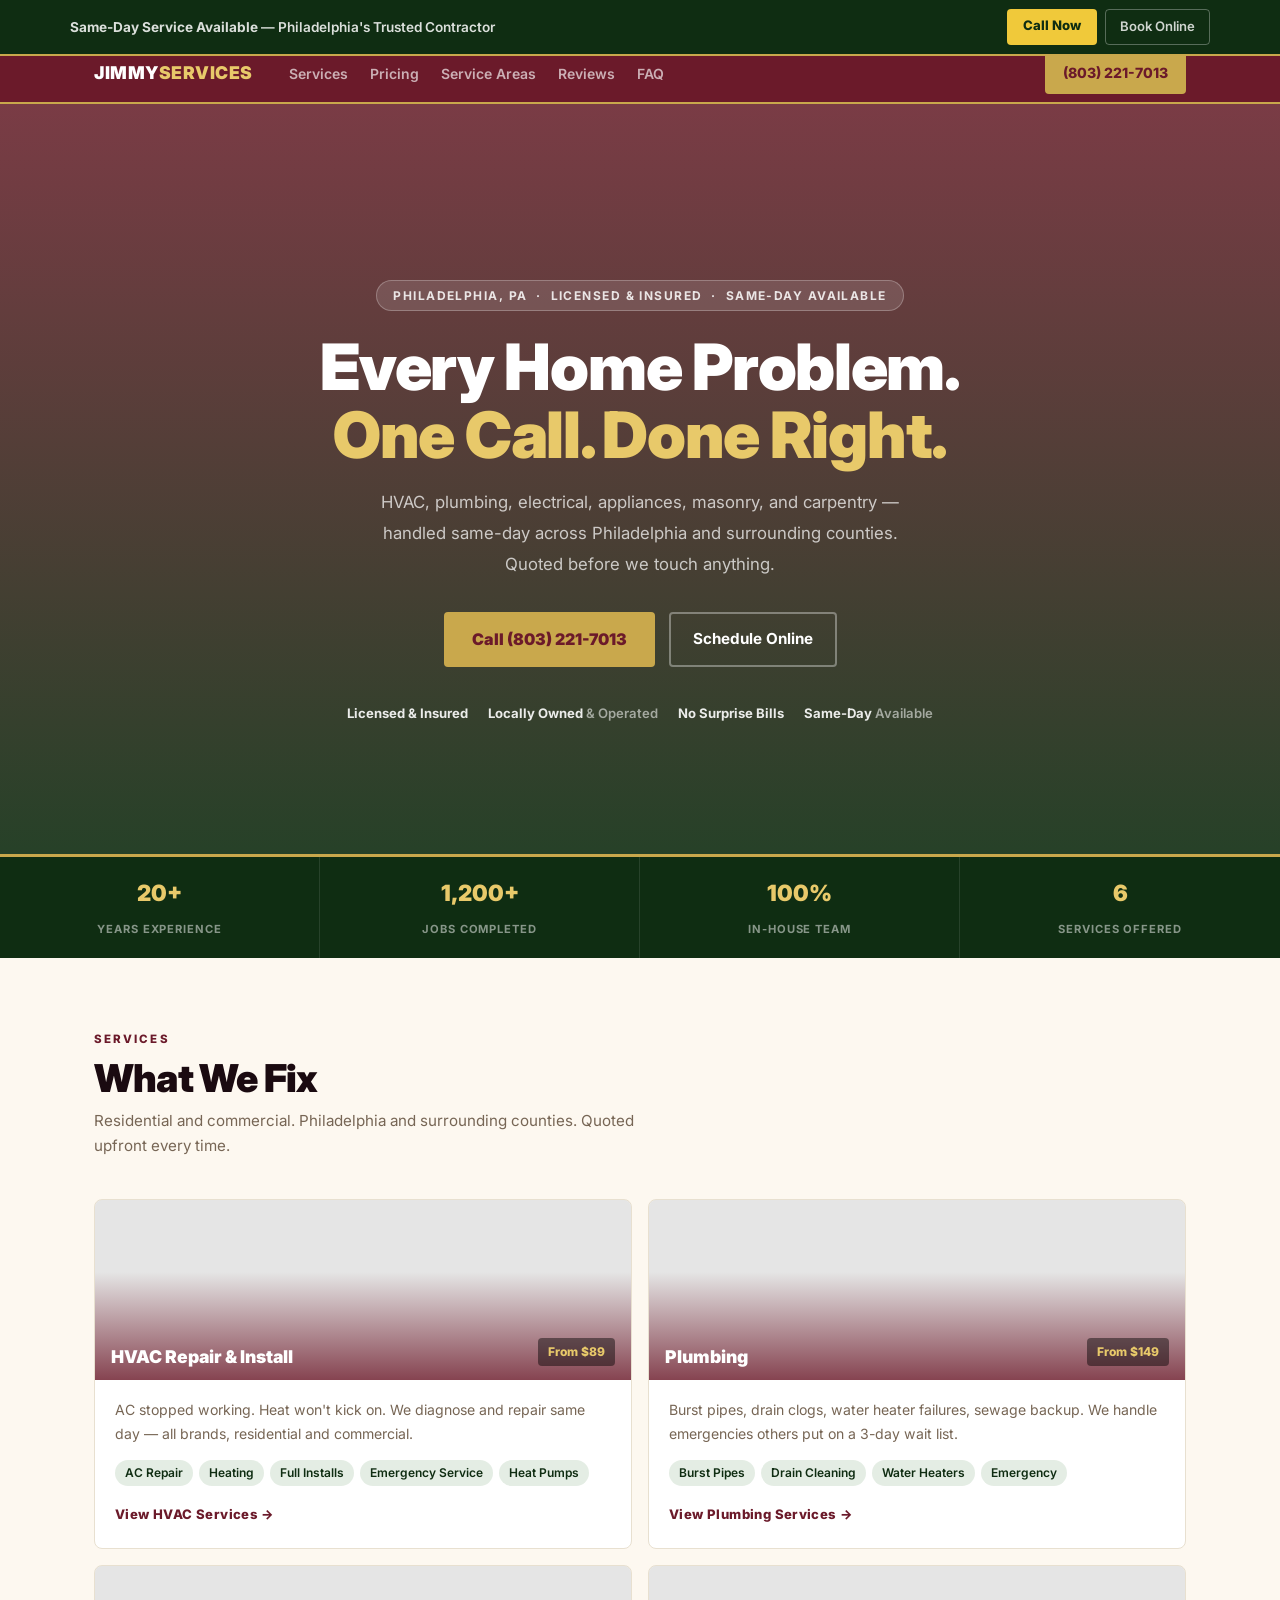
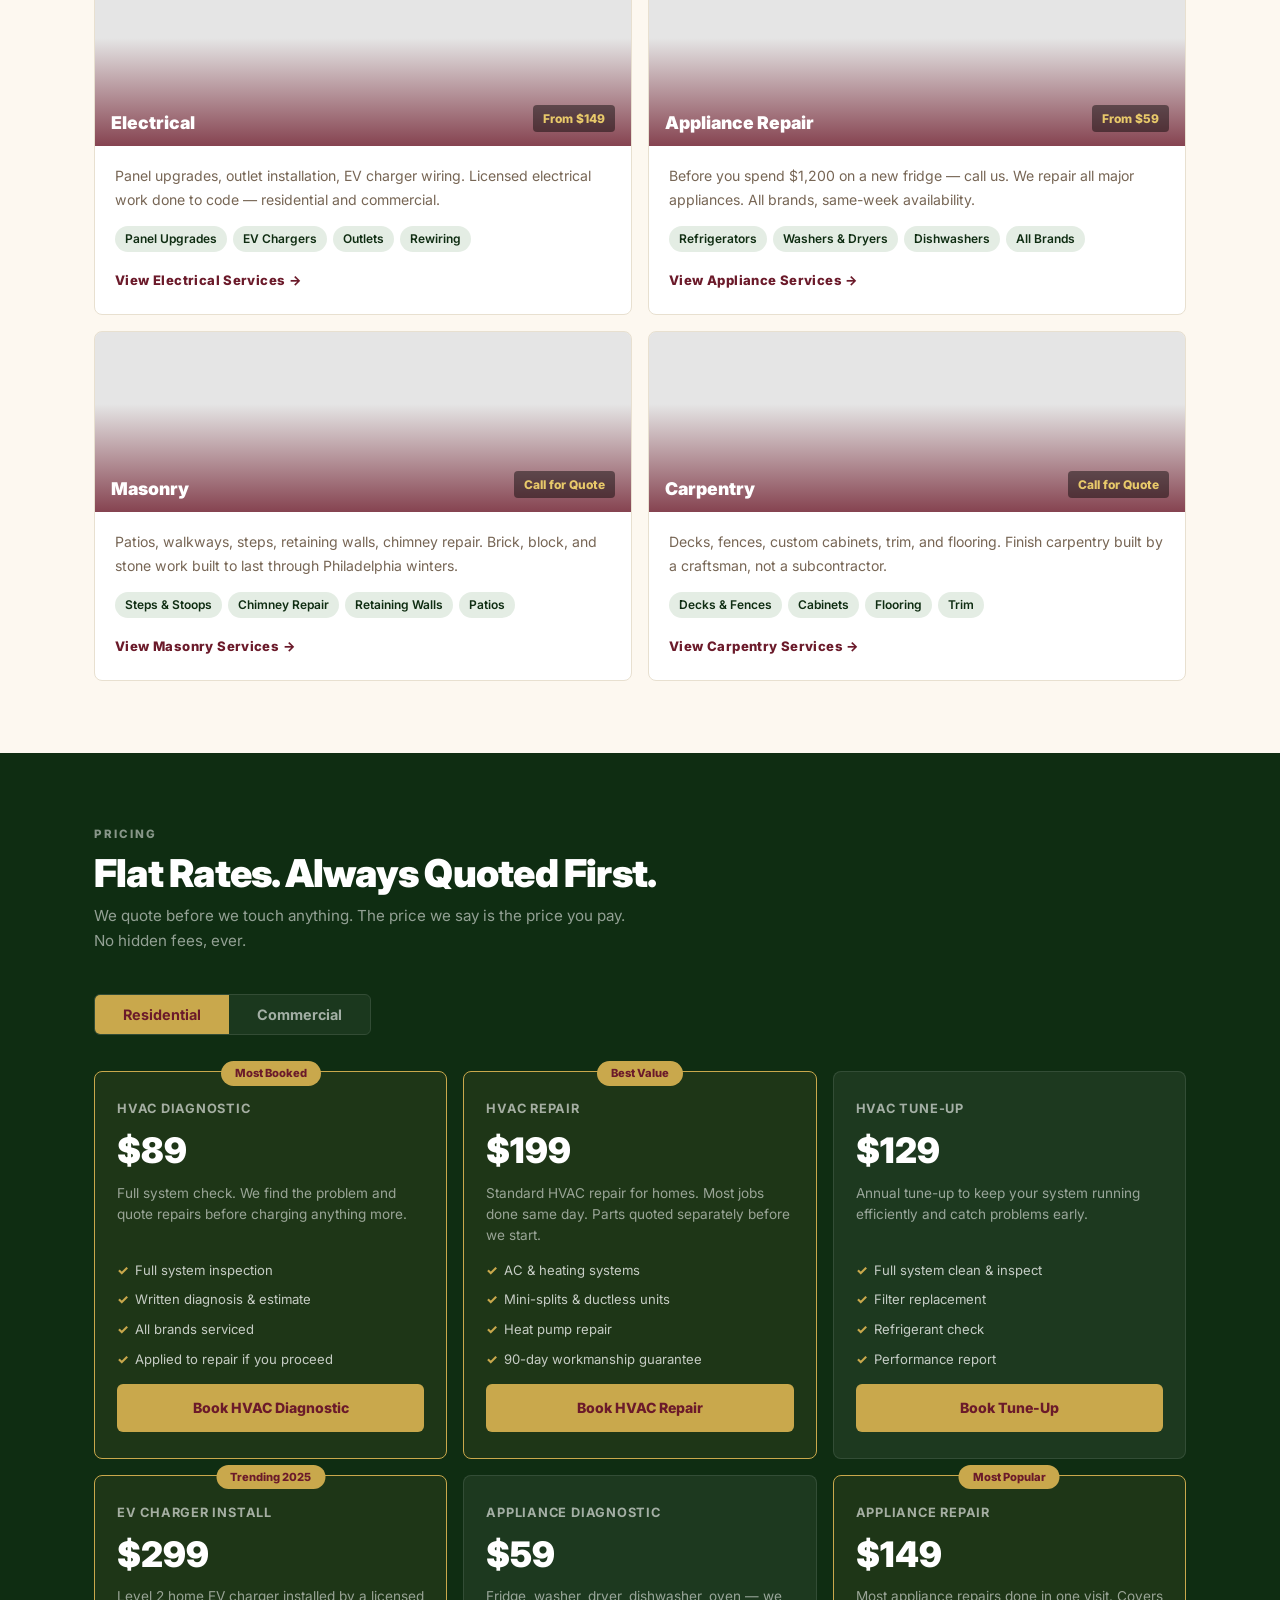
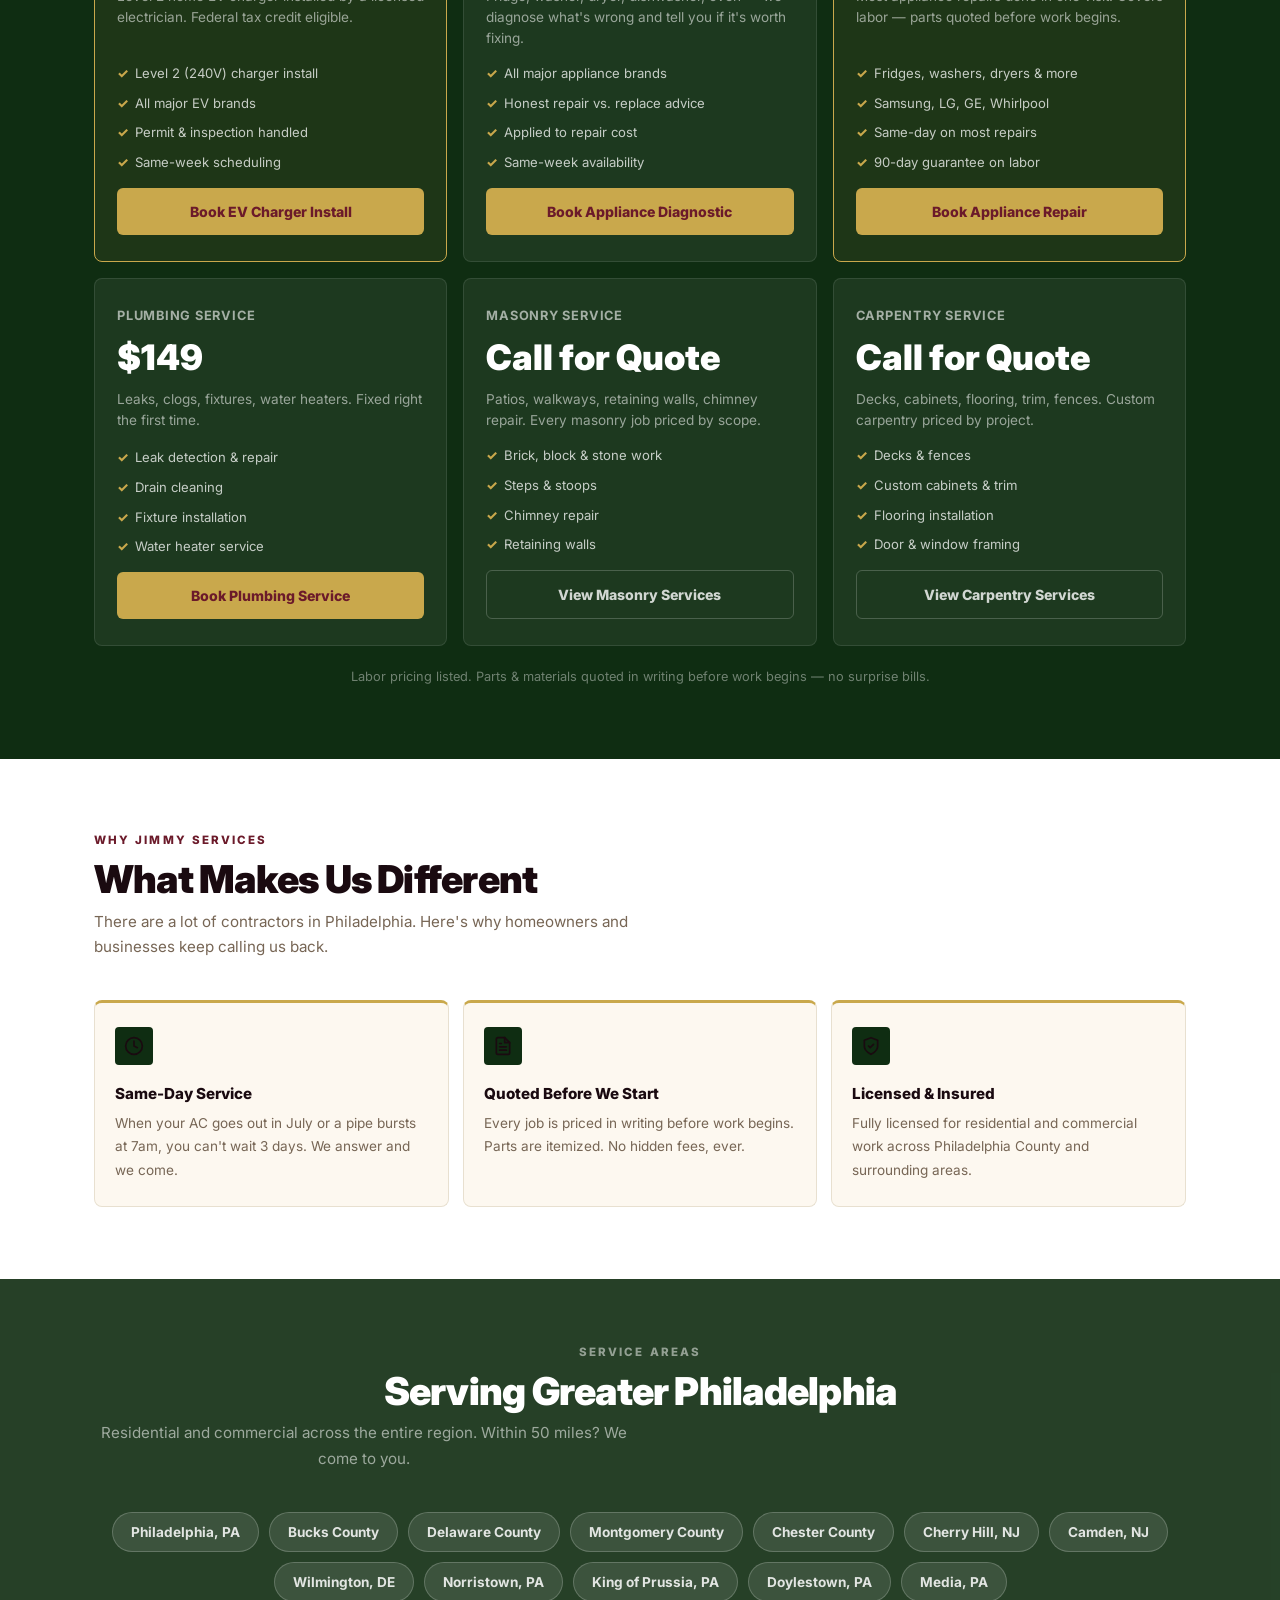
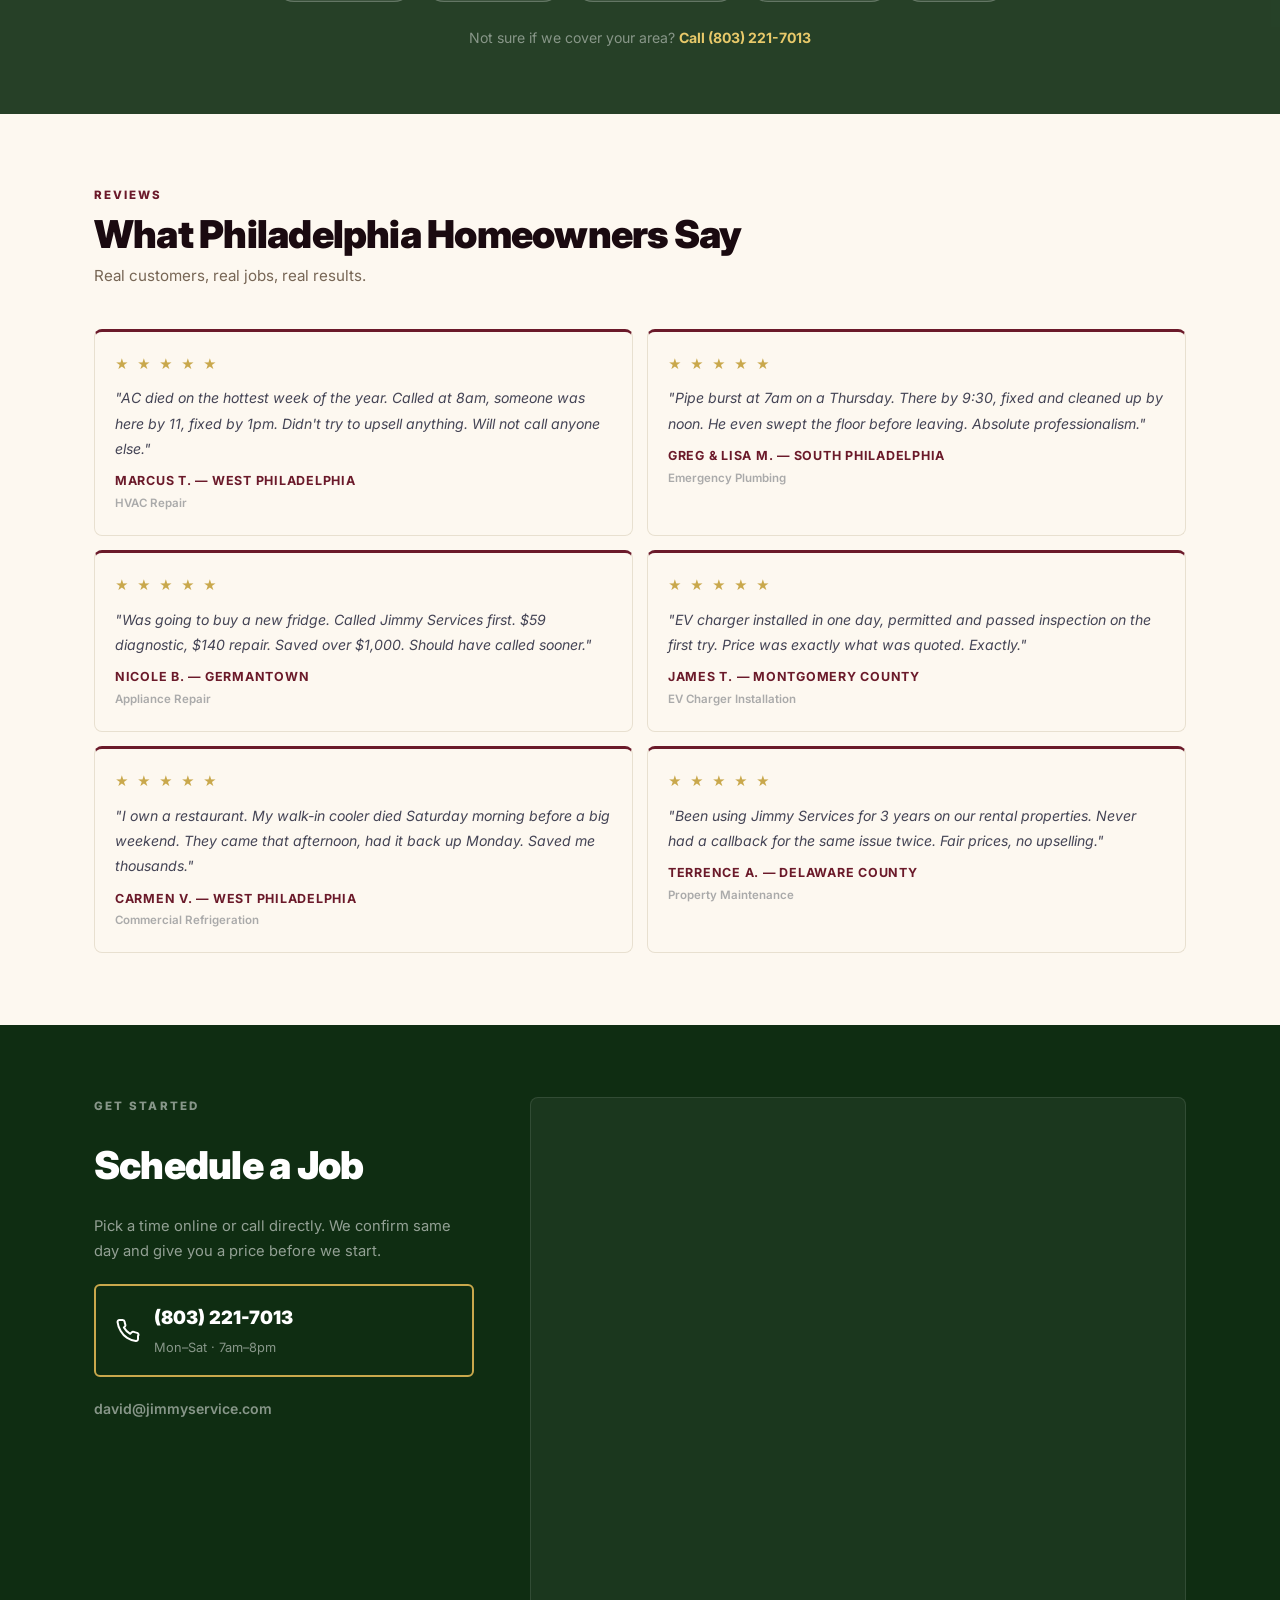
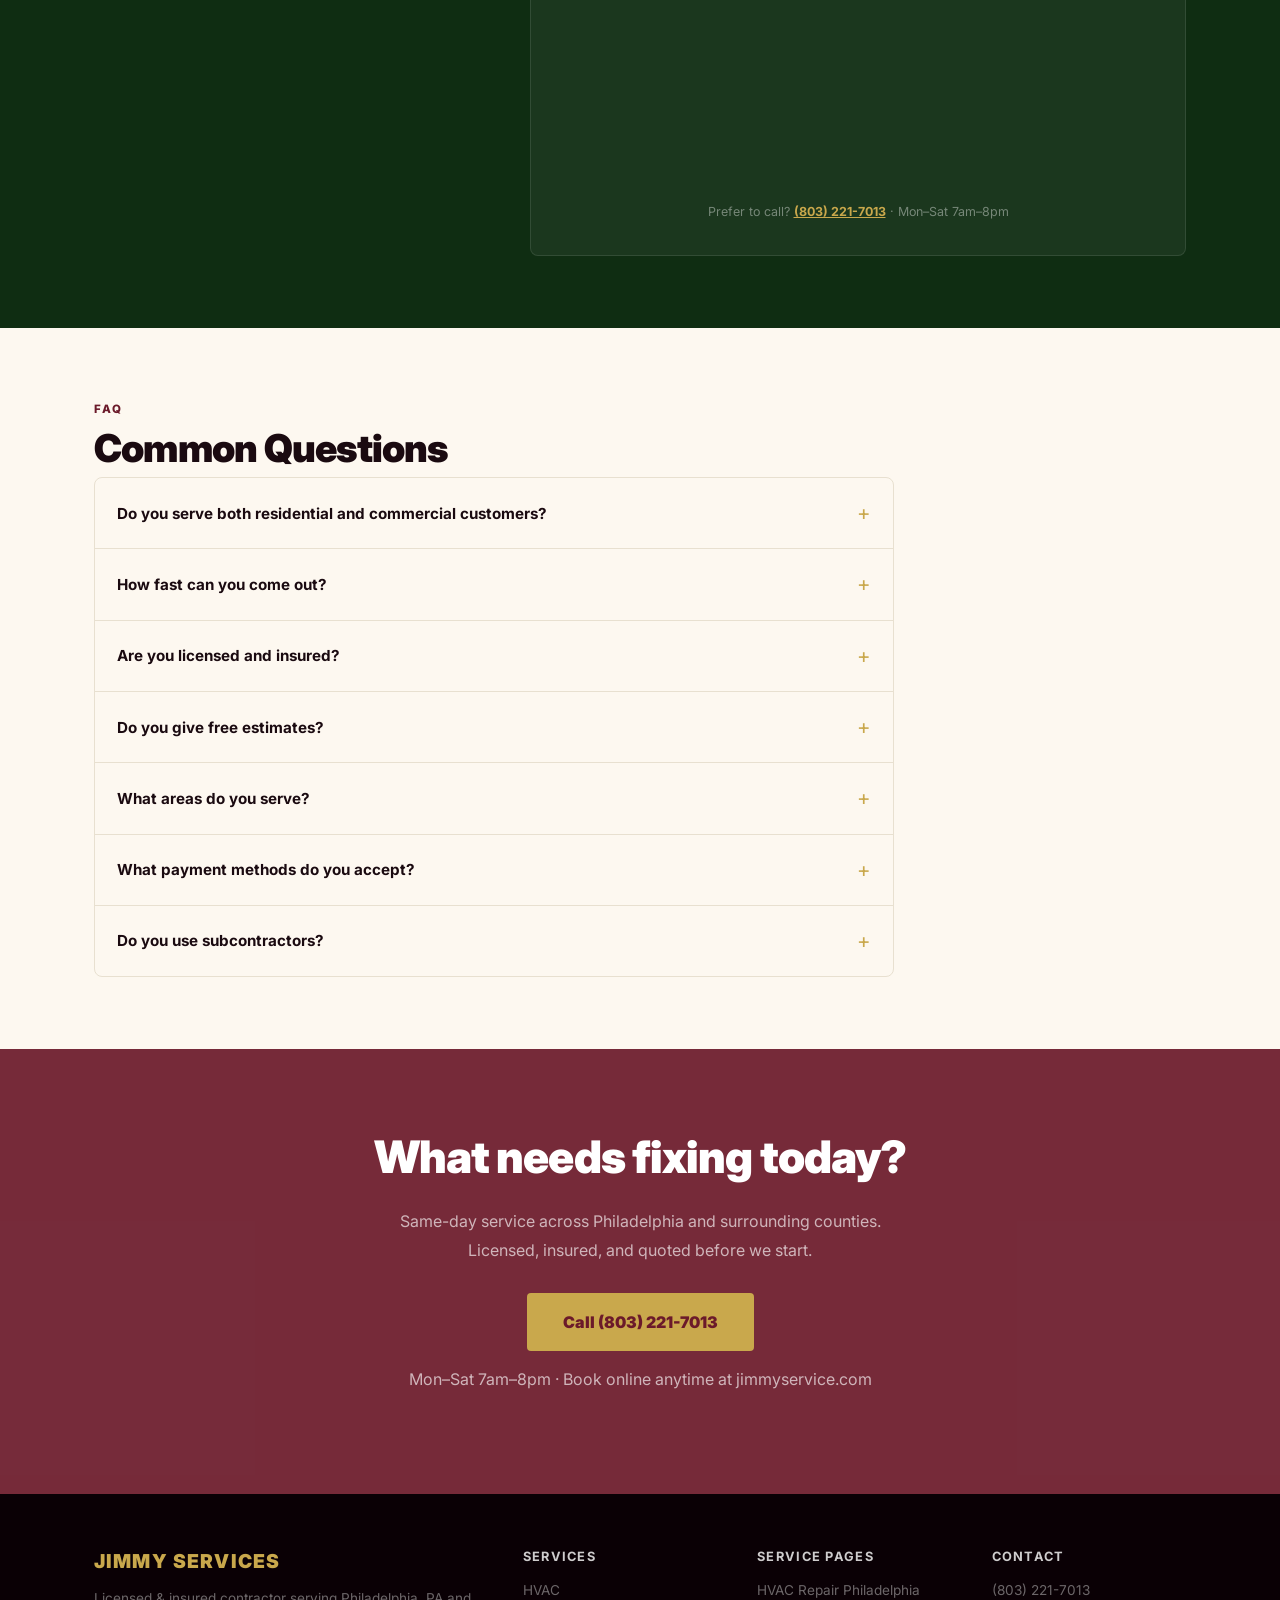
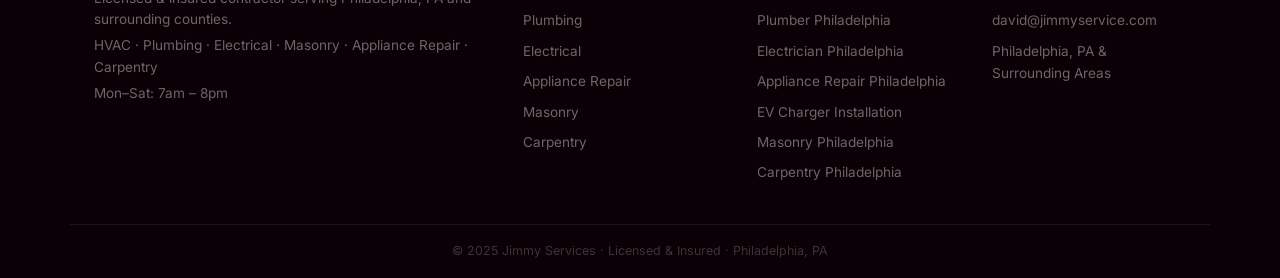
<file: index.html>
<!DOCTYPE html>
<html lang="en">
<head>
  <meta charset="UTF-8" />
  <meta name="viewport" content="width=device-width, initial-scale=1.0" />

  <!-- Google Analytics (GA4) -->
  <script async src="https://www.googletagmanager.com/gtag/js?id=G-YTEMLBG114"></script>
  <script>
    window.dataLayer = window.dataLayer || [];
    function gtag(){dataLayer.push(arguments);}
    gtag('js', new Date());
    gtag('config', 'G-YTEMLBG114');
  </script>

  <title>HVAC, Plumbing, Electrical & Appliance Repair Philadelphia PA | Jimmy Services</title>
  <meta name="description" content="HVAC repair, plumbing, electrical, masonry, appliance repair and carpentry in Philadelphia, PA. Commercial & residential. Licensed & insured. Same-day available. Call (803) 221-7013." />
  <meta name="keywords" content="HVAC repair Philadelphia PA, plumber Philadelphia PA, electrician Philadelphia PA, appliance repair Philadelphia PA, masonry Philadelphia PA, handyman Philadelphia, commercial HVAC Bucks County, plumber Delaware County, contractor Montgomery County PA" />
  <meta name="robots" content="index, follow" />
  <meta name="google-site-verification" content="N_kxR-XTdTbGt_gOEmPHeKf9IIF_7tyPon5Lat2CoCs" />
  <link rel="canonical" href="https://jimmyservice.com/" />

  <meta property="og:title" content="HVAC, Plumbing, Electrical & Appliance Repair Philadelphia PA | Jimmy Services" />
  <meta property="og:description" content="HVAC, plumbing, electrical, masonry, appliance repair and carpentry. Philadelphia, PA & surrounding areas. Licensed & insured. Call (803) 221-7013." />
  <meta property="og:type" content="website" />
  <meta property="og:url" content="https://jimmyservice.com/" />
  <meta property="og:image" content="https://images.unsplash.com/photo-1504307651254-35680f356dfd?w=1200&fit=crop&auto=format&q=80" />
  <meta property="og:locale" content="en_US" />

  <meta name="twitter:card" content="summary_large_image" />
  <meta name="twitter:title" content="HVAC, Plumbing & Appliance Repair Philadelphia PA | Jimmy Services" />
  <meta name="twitter:description" content="Licensed contractor serving Philadelphia PA & surrounding areas. HVAC · Plumbing · Electrical · Masonry · Appliance Repair · Carpentry." />

  <script type="application/ld+json">
  {
    "@context": "https://schema.org",
    "@type": "HomeAndConstructionBusiness",
    "name": "Jimmy Services",
    "description": "Jimmy Services is a licensed contractor serving Philadelphia PA and surrounding counties. 20+ years experience in HVAC repair, plumbing, electrical, appliance repair, masonry, and carpentry for homes and businesses. Same-day response, honest pricing, no subcontractors.",
    "url": "https://jimmyservice.com",
    "telephone": "+18032217013",
    "email": "david@jimmyservice.com",
    "founder": { "@type": "Person", "name": "David McCotter" },
    "address": { "@type": "PostalAddress", "addressLocality": "Philadelphia", "addressRegion": "PA", "addressCountry": "US" },
    "geo": { "@type": "GeoCoordinates", "latitude": 39.9526, "longitude": -75.1652 },
    "areaServed": ["Philadelphia PA","Bucks County PA","Delaware County PA","Montgomery County PA","Chester County PA","Cherry Hill NJ","Camden NJ","Wilmington DE"],
    "openingHours": ["Mo-Sa 07:00-20:00"],
    "priceRange": "$$",
    "hasOfferCatalog": {
      "@type": "OfferCatalog",
      "name": "Home & Business Services",
      "itemListElement": [
        {"@type": "Offer", "itemOffered": {"@type": "Service", "name": "HVAC Repair & Installation"}},
        {"@type": "Offer", "itemOffered": {"@type": "Service", "name": "Plumbing"}},
        {"@type": "Offer", "itemOffered": {"@type": "Service", "name": "Electrical"}},
        {"@type": "Offer", "itemOffered": {"@type": "Service", "name": "Masonry"}},
        {"@type": "Offer", "itemOffered": {"@type": "Service", "name": "Appliance Repair"}},
        {"@type": "Offer", "itemOffered": {"@type": "Service", "name": "Carpentry"}}
      ]
    }
  }
  </script>

  <link rel="preconnect" href="https://fonts.googleapis.com" />
  <link rel="preconnect" href="https://fonts.gstatic.com" crossorigin />
  <link rel="preconnect" href="https://images.unsplash.com" crossorigin />
  <link rel="preload" as="image" href="https://images.unsplash.com/photo-1504307651254-35680f356dfd?w=1400&fit=crop&auto=format&q=80" fetchpriority="high" />
  <link href="https://fonts.googleapis.com/css2?family=Inter:wght@400;500;600;700;800;900&display=swap" rel="stylesheet" />
  <link rel="stylesheet" href="style.css" />
</head>
<body>

  <!-- STICKY TOP BAR -->
  <div class="sticky-bar">
    <div class="sticky-bar-inner">
      <span><strong>Same-Day Service Available</strong> — Philadelphia's Trusted Contractor</span>
      <div class="sticky-bar-ctas">
        <a href="tel:+18032217013" class="sticky-call">Call Now</a>
        <a href="#schedule" class="sticky-book">Book Online</a>
      </div>
    </div>
  </div>

  <!-- MOBILE FLOAT -->
  <a href="tel:+18032217013" class="mobile-float-btn" aria-label="Call Jimmy Services">Call Now</a>

  <!-- NAV -->
  <nav id="navbar">
    <div class="container nav-inner">
      <a href="#" class="logo">JIMMY<span>SERVICES</span></a>
      <ul class="nav-links">
        <li><a href="#services">Services</a></li>
        <li><a href="#plans">Pricing</a></li>
        <li><a href="#areas">Service Areas</a></li>
        <li><a href="#reviews">Reviews</a></li>
        <li><a href="#faq">FAQ</a></li>
      </ul>
      <a href="tel:+18032217013" class="btn-call-nav">(803) 221-7013</a>
      <button class="hamburger" id="hamburger">&#9776;</button>
    </div>
    <div class="mobile-menu" id="mobile-menu">
      <a href="#services" onclick="closeMobile()">Services</a>
      <a href="#plans" onclick="closeMobile()">Pricing</a>
      <a href="#schedule" onclick="closeMobile()">Schedule</a>
      <a href="tel:+18032217013" class="mc-call">(803) 221-7013</a>
    </div>
  </nav>

  <!-- HERO -->
  <section class="hero">
    <div class="hero-bg"></div>
    <div class="hero-overlay"></div>
    <div class="hero-content">
      <div class="hero-tag">Philadelphia, PA &nbsp;&middot;&nbsp; Licensed &amp; Insured &nbsp;&middot;&nbsp; Same-Day Available</div>
      <h1>Every Home Problem.<br/><em>One Call. Done Right.</em></h1>
      <p>HVAC, plumbing, electrical, appliances, masonry, and carpentry — handled same-day across Philadelphia and surrounding counties. Quoted before we touch anything.</p>
      <div class="hero-ctas">
        <a href="tel:+18032217013" class="cta-primary">Call (803) 221-7013</a>
        <a href="#schedule" class="cta-secondary">Schedule Online</a>
      </div>
      <div class="hero-trust">
        <span><strong>Licensed &amp; Insured</strong></span>
        <span><strong>Locally Owned</strong> &amp; Operated</span>
        <span><strong>No Surprise Bills</strong></span>
        <span><strong>Same-Day</strong> Available</span>
      </div>
    </div>
  </section>

  <!-- STATS -->
  <div class="stats-bar">
    <div class="stat-item"><strong>20+</strong><small>Years Experience</small></div>
    <div class="stat-item"><strong>1,200+</strong><small>Jobs Completed</small></div>
    <div class="stat-item"><strong>100%</strong><small>In-House Team</small></div>
    <div class="stat-item"><strong>6</strong><small>Services Offered</small></div>
  </div>

  <!-- SERVICES -->
  <section class="section" id="services">
    <div class="container">
      <div class="section-kicker">Services</div>
      <h2 class="section-h2">What We Fix</h2>
      <p class="section-sub">Residential and commercial. Philadelphia and surrounding counties. Quoted upfront every time.</p>
      <div class="svc-grid">

        <div class="svc-card">
          <div class="svc-img" style="background-image:url('https://images.unsplash.com/photo-1585771724684-38269d6639fd?w=800&fit=crop&auto=format&q=80')">
            <div class="svc-img-overlay"></div>
            <div class="svc-img-label">
              <h3>HVAC Repair &amp; Install</h3>
              <div class="svc-price-badge">From $89</div>
            </div>
          </div>
          <div class="svc-body">
            <p>AC stopped working. Heat won't kick on. We diagnose and repair same day — all brands, residential and commercial.</p>
            <div class="svc-tags">
              <span class="svc-tag">AC Repair</span>
              <span class="svc-tag">Heating</span>
              <span class="svc-tag">Full Installs</span>
              <span class="svc-tag">Emergency Service</span>
              <span class="svc-tag">Heat Pumps</span>
            </div>
            <a href="hvac-repair-philadelphia.html" class="svc-link">View HVAC Services &rarr;</a>
          </div>
        </div>

        <div class="svc-card">
          <div class="svc-img" style="background-image:url('https://images.unsplash.com/photo-1558618666-fcd25c85cd64?w=800&fit=crop&auto=format&q=80')">
            <div class="svc-img-overlay"></div>
            <div class="svc-img-label">
              <h3>Plumbing</h3>
              <div class="svc-price-badge">From $149</div>
            </div>
          </div>
          <div class="svc-body">
            <p>Burst pipes, drain clogs, water heater failures, sewage backup. We handle emergencies others put on a 3-day wait list.</p>
            <div class="svc-tags">
              <span class="svc-tag">Burst Pipes</span>
              <span class="svc-tag">Drain Cleaning</span>
              <span class="svc-tag">Water Heaters</span>
              <span class="svc-tag">Emergency</span>
            </div>
            <a href="plumber-philadelphia.html" class="svc-link">View Plumbing Services &rarr;</a>
          </div>
        </div>

        <div class="svc-card">
          <div class="svc-img" style="background-image:url('https://images.unsplash.com/photo-1621905251918-48416bd8575a?w=800&fit=crop&auto=format&q=80')">
            <div class="svc-img-overlay"></div>
            <div class="svc-img-label">
              <h3>Electrical</h3>
              <div class="svc-price-badge">From $149</div>
            </div>
          </div>
          <div class="svc-body">
            <p>Panel upgrades, outlet installation, EV charger wiring. Licensed electrical work done to code — residential and commercial.</p>
            <div class="svc-tags">
              <span class="svc-tag">Panel Upgrades</span>
              <span class="svc-tag">EV Chargers</span>
              <span class="svc-tag">Outlets</span>
              <span class="svc-tag">Rewiring</span>
            </div>
            <a href="electrician-philadelphia.html" class="svc-link">View Electrical Services &rarr;</a>
          </div>
        </div>

        <div class="svc-card">
          <div class="svc-img" style="background-image:url('https://images.unsplash.com/photo-1626806787461-102c1bfaaea1?w=800&fit=crop&auto=format&q=80')">
            <div class="svc-img-overlay"></div>
            <div class="svc-img-label">
              <h3>Appliance Repair</h3>
              <div class="svc-price-badge">From $59</div>
            </div>
          </div>
          <div class="svc-body">
            <p>Before you spend $1,200 on a new fridge — call us. We repair all major appliances. All brands, same-week availability.</p>
            <div class="svc-tags">
              <span class="svc-tag">Refrigerators</span>
              <span class="svc-tag">Washers &amp; Dryers</span>
              <span class="svc-tag">Dishwashers</span>
              <span class="svc-tag">All Brands</span>
            </div>
            <a href="appliance-repair-philadelphia.html" class="svc-link">View Appliance Services &rarr;</a>
          </div>
        </div>

        <div class="svc-card">
          <div class="svc-img" style="background-image:url('https://images.unsplash.com/photo-1504307651254-35680f356dfd?w=800&fit=crop&auto=format&q=80')">
            <div class="svc-img-overlay"></div>
            <div class="svc-img-label">
              <h3>Masonry</h3>
              <div class="svc-price-badge">Call for Quote</div>
            </div>
          </div>
          <div class="svc-body">
            <p>Patios, walkways, steps, retaining walls, chimney repair. Brick, block, and stone work built to last through Philadelphia winters.</p>
            <div class="svc-tags">
              <span class="svc-tag">Steps &amp; Stoops</span>
              <span class="svc-tag">Chimney Repair</span>
              <span class="svc-tag">Retaining Walls</span>
              <span class="svc-tag">Patios</span>
            </div>
            <a href="masonry-philadelphia.html" class="svc-link">View Masonry Services &rarr;</a>
          </div>
        </div>

        <div class="svc-card">
          <div class="svc-img" style="background-image:url('https://images.unsplash.com/photo-1581092918056-0c4c3acd3789?w=800&fit=crop&auto=format&q=80')">
            <div class="svc-img-overlay"></div>
            <div class="svc-img-label">
              <h3>Carpentry</h3>
              <div class="svc-price-badge">Call for Quote</div>
            </div>
          </div>
          <div class="svc-body">
            <p>Decks, fences, custom cabinets, trim, and flooring. Finish carpentry built by a craftsman, not a subcontractor.</p>
            <div class="svc-tags">
              <span class="svc-tag">Decks &amp; Fences</span>
              <span class="svc-tag">Cabinets</span>
              <span class="svc-tag">Flooring</span>
              <span class="svc-tag">Trim</span>
            </div>
            <a href="carpentry-philadelphia.html" class="svc-link">View Carpentry Services &rarr;</a>
          </div>
        </div>

      </div>
    </div>
  </section>

  <!-- PRICING -->
  <section class="section section-dark" id="plans">
    <div class="container">
      <div class="section-kicker light">Pricing</div>
      <h2 class="section-h2 light">Flat Rates. Always Quoted First.</h2>
      <p class="section-sub light">We quote before we touch anything. The price we say is the price you pay. No hidden fees, ever.</p>

      <div class="plans-tabs">
        <button class="tab-btn active" onclick="showTab('residential-plans')">Residential</button>
        <button class="tab-btn" onclick="showTab('commercial-plans')">Commercial</button>
      </div>

      <div class="plans-grid" id="residential-plans">
        <div class="plan-card plan-featured">
          <div class="plan-badge">Most Booked</div>
          <div class="plan-name">HVAC Diagnostic</div>
          <div class="plan-price">$89</div>
          <div class="plan-desc">Full system check. We find the problem and quote repairs before charging anything more.</div>
          <ul class="plan-features">
            <li>Full system inspection</li>
            <li>Written diagnosis &amp; estimate</li>
            <li>All brands serviced</li>
            <li>Applied to repair if you proceed</li>
          </ul>
          <a href="https://buy.stripe.com/4gMeVedgOf7G1fW2PwgIo00" class="plan-btn">Book HVAC Diagnostic</a>
        </div>

        <div class="plan-card plan-featured">
          <div class="plan-badge">Best Value</div>
          <div class="plan-name">HVAC Repair</div>
          <div class="plan-price">$199</div>
          <div class="plan-desc">Standard HVAC repair for homes. Most jobs done same day. Parts quoted separately before we start.</div>
          <ul class="plan-features">
            <li>AC &amp; heating systems</li>
            <li>Mini-splits &amp; ductless units</li>
            <li>Heat pump repair</li>
            <li>90-day workmanship guarantee</li>
          </ul>
          <a href="https://buy.stripe.com/9B66oIccKcZy1fW75MgIo01" class="plan-btn">Book HVAC Repair</a>
        </div>

        <div class="plan-card">
          <div class="plan-name">HVAC Tune-Up</div>
          <div class="plan-price">$129</div>
          <div class="plan-desc">Annual tune-up to keep your system running efficiently and catch problems early.</div>
          <ul class="plan-features">
            <li>Full system clean &amp; inspect</li>
            <li>Filter replacement</li>
            <li>Refrigerant check</li>
            <li>Performance report</li>
          </ul>
          <a href="https://buy.stripe.com/8x2bJ27Wue3C0bS61IgIo02" class="plan-btn">Book Tune-Up</a>
        </div>

        <div class="plan-card plan-featured">
          <div class="plan-badge">Trending 2025</div>
          <div class="plan-name">EV Charger Install</div>
          <div class="plan-price">$299</div>
          <div class="plan-desc">Level 2 home EV charger installed by a licensed electrician. Federal tax credit eligible.</div>
          <ul class="plan-features">
            <li>Level 2 (240V) charger install</li>
            <li>All major EV brands</li>
            <li>Permit &amp; inspection handled</li>
            <li>Same-week scheduling</li>
          </ul>
          <a href="https://buy.stripe.com/14A14occK7Fe8Io1LsgIo06" class="plan-btn">Book EV Charger Install</a>
        </div>

        <div class="plan-card">
          <div class="plan-name">Appliance Diagnostic</div>
          <div class="plan-price">$59</div>
          <div class="plan-desc">Fridge, washer, dryer, dishwasher, oven — we diagnose what's wrong and tell you if it's worth fixing.</div>
          <ul class="plan-features">
            <li>All major appliance brands</li>
            <li>Honest repair vs. replace advice</li>
            <li>Applied to repair cost</li>
            <li>Same-week availability</li>
          </ul>
          <a href="https://buy.stripe.com/28E5kEccKcZy6Ag0HogIo03" class="plan-btn">Book Appliance Diagnostic</a>
        </div>

        <div class="plan-card plan-featured">
          <div class="plan-badge">Most Popular</div>
          <div class="plan-name">Appliance Repair</div>
          <div class="plan-price">$149</div>
          <div class="plan-desc">Most appliance repairs done in one visit. Covers labor — parts quoted before work begins.</div>
          <ul class="plan-features">
            <li>Fridges, washers, dryers &amp; more</li>
            <li>Samsung, LG, GE, Whirlpool</li>
            <li>Same-day on most repairs</li>
            <li>90-day guarantee on labor</li>
          </ul>
          <a href="https://buy.stripe.com/5kQ14o7Wu0cMbUAduagIo04" class="plan-btn">Book Appliance Repair</a>
        </div>

        <div class="plan-card">
          <div class="plan-name">Plumbing Service</div>
          <div class="plan-price">$149</div>
          <div class="plan-desc">Leaks, clogs, fixtures, water heaters. Fixed right the first time.</div>
          <ul class="plan-features">
            <li>Leak detection &amp; repair</li>
            <li>Drain cleaning</li>
            <li>Fixture installation</li>
            <li>Water heater service</li>
          </ul>
          <a href="https://buy.stripe.com/28EeVe1y62kU4s8duagIo05" class="plan-btn">Book Plumbing Service</a>
        </div>

        <div class="plan-card">
          <div class="plan-name">Masonry Service</div>
          <div class="plan-price">Call for Quote</div>
          <div class="plan-desc">Patios, walkways, retaining walls, chimney repair. Every masonry job priced by scope.</div>
          <ul class="plan-features">
            <li>Brick, block &amp; stone work</li>
            <li>Steps &amp; stoops</li>
            <li>Chimney repair</li>
            <li>Retaining walls</li>
          </ul>
          <a href="masonry-philadelphia.html" class="plan-btn plan-btn-outline">View Masonry Services</a>
        </div>

        <div class="plan-card">
          <div class="plan-name">Carpentry Service</div>
          <div class="plan-price">Call for Quote</div>
          <div class="plan-desc">Decks, cabinets, flooring, trim, fences. Custom carpentry priced by project.</div>
          <ul class="plan-features">
            <li>Decks &amp; fences</li>
            <li>Custom cabinets &amp; trim</li>
            <li>Flooring installation</li>
            <li>Door &amp; window framing</li>
          </ul>
          <a href="carpentry-philadelphia.html" class="plan-btn plan-btn-outline">View Carpentry Services</a>
        </div>
      </div>

      <div class="plans-grid" id="commercial-plans" style="display:none;">
        <div class="plan-card plan-featured">
          <div class="plan-badge">Emergency</div>
          <div class="plan-name">Commercial Emergency Call</div>
          <div class="plan-price">$149</div>
          <div class="plan-desc">Business down? Same-day response for restaurants, stores, and offices.</div>
          <ul class="plan-features">
            <li>HVAC, refrigeration, plumbing, electrical</li>
            <li>Same-day response</li>
            <li>All commercial equipment</li>
            <li>Applied to repair cost</li>
          </ul>
          <a href="tel:+18032217013" class="plan-btn">Book Emergency Call</a>
        </div>
        <div class="plan-card">
          <div class="plan-name">Commercial HVAC Repair</div>
          <div class="plan-price">$299</div>
          <div class="plan-desc">Rooftop units, split systems, refrigeration. We keep your business comfortable and compliant.</div>
          <ul class="plan-features">
            <li>Rooftop &amp; split systems</li>
            <li>Commercial refrigeration</li>
            <li>Parts sourced fast</li>
            <li>90-day guarantee</li>
          </ul>
          <a href="tel:+18032217013" class="plan-btn">Book Commercial HVAC</a>
        </div>
        <div class="plan-card plan-featured">
          <div class="plan-badge">Most Booked</div>
          <div class="plan-name">Commercial Appliance Repair</div>
          <div class="plan-price">$199</div>
          <div class="plan-desc">Walk-in coolers, ice machines, commercial ovens. Back online fast.</div>
          <ul class="plan-features">
            <li>All commercial kitchen equipment</li>
            <li>Ice machines &amp; reach-ins</li>
            <li>Walk-in cooler &amp; freezer repair</li>
            <li>Same-day on most repairs</li>
          </ul>
          <a href="tel:+18032217013" class="plan-btn">Book Commercial Appliance</a>
        </div>
        <div class="plan-card">
          <div class="plan-name">Commercial Plumbing</div>
          <div class="plan-price">$199</div>
          <div class="plan-desc">Grease traps, commercial fixtures, drain lines, water heaters.</div>
          <ul class="plan-features">
            <li>Grease trap service</li>
            <li>Commercial drain cleaning</li>
            <li>Fixture repair &amp; install</li>
            <li>Water heater service</li>
          </ul>
          <a href="tel:+18032217013" class="plan-btn">Book Commercial Plumbing</a>
        </div>
        <div class="plan-card">
          <div class="plan-name">Commercial Electrical</div>
          <div class="plan-price">$199</div>
          <div class="plan-desc">Panel upgrades, lighting, code compliance, new circuits.</div>
          <ul class="plan-features">
            <li>Panel upgrades &amp; repairs</li>
            <li>Commercial lighting</li>
            <li>Code compliance work</li>
            <li>New circuit installation</li>
          </ul>
          <a href="tel:+18032217013" class="plan-btn">Book Commercial Electrical</a>
        </div>
        <div class="plan-card plan-featured">
          <div class="plan-badge">Best Value</div>
          <div class="plan-name">Business Care Plan</div>
          <div class="plan-price">$129<span>/mo</span></div>
          <div class="plan-desc">Monthly maintenance + priority emergency response.</div>
          <ul class="plan-features">
            <li>Monthly equipment check</li>
            <li>Priority same-day response</li>
            <li>15% off all repair labor</li>
            <li>Annual full-system inspection</li>
          </ul>
          <a href="tel:+18032217013" class="plan-btn">Get the Plan</a>
        </div>
      </div>

      <p class="plans-note">Labor pricing listed. Parts &amp; materials quoted in writing before work begins — no surprise bills.</p>
    </div>
  </section>

  <!-- WHY US -->
  <section class="section section-alt">
    <div class="container">
      <div class="section-kicker">Why Jimmy Services</div>
      <h2 class="section-h2">What Makes Us Different</h2>
      <p class="section-sub">There are a lot of contractors in Philadelphia. Here's why homeowners and businesses keep calling us back.</p>
      <div class="why-grid">
        <div class="why-item">
          <div class="why-icon"><svg xmlns="http://www.w3.org/2000/svg" width="20" height="20" viewBox="0 0 24 24" fill="none" stroke="currentColor" stroke-width="2" stroke-linecap="round" stroke-linejoin="round"><circle cx="12" cy="12" r="10"/><polyline points="12 6 12 12 16 14"/></svg></div>
          <h3>Same-Day Service</h3>
          <p>When your AC goes out in July or a pipe bursts at 7am, you can't wait 3 days. We answer and we come.</p>
        </div>
        <div class="why-item">
          <div class="why-icon"><svg xmlns="http://www.w3.org/2000/svg" width="20" height="20" viewBox="0 0 24 24" fill="none" stroke="currentColor" stroke-width="2" stroke-linecap="round" stroke-linejoin="round"><path d="M14 2H6a2 2 0 0 0-2 2v16a2 2 0 0 0 2 2h12a2 2 0 0 0 2-2V8z"/><polyline points="14 2 14 8 20 8"/><line x1="16" y1="13" x2="8" y2="13"/><line x1="16" y1="17" x2="8" y2="17"/><polyline points="10 9 9 9 8 9"/></svg></div>
          <h3>Quoted Before We Start</h3>
          <p>Every job is priced in writing before work begins. Parts are itemized. No hidden fees, ever.</p>
        </div>
        <div class="why-item">
          <div class="why-icon"><svg xmlns="http://www.w3.org/2000/svg" width="20" height="20" viewBox="0 0 24 24" fill="none" stroke="currentColor" stroke-width="2" stroke-linecap="round" stroke-linejoin="round"><path d="M12 22s8-4 8-10V5l-8-3-8 3v7c0 6 8 10 8 10z"/><polyline points="9 12 11 14 15 10"/></svg></div>
          <h3>Licensed &amp; Insured</h3>
          <p>Fully licensed for residential and commercial work across Philadelphia County and surrounding areas.</p>
        </div>
      </div>
    </div>
  </section>

  <!-- AREAS -->
  <section class="areas-section" id="areas">
    <div class="areas-bg"></div>
    <div class="areas-overlay"></div>
    <div class="container areas-content">
      <div class="section-kicker light">Service Areas</div>
      <h2 class="section-h2 light">Serving Greater Philadelphia</h2>
      <p class="section-sub light">Residential and commercial across the entire region. Within 50 miles? We come to you.</p>
      <div class="areas-grid">
        <span class="area-tag">Philadelphia, PA</span>
        <span class="area-tag">Bucks County</span>
        <span class="area-tag">Delaware County</span>
        <span class="area-tag">Montgomery County</span>
        <span class="area-tag">Chester County</span>
        <span class="area-tag">Cherry Hill, NJ</span>
        <span class="area-tag">Camden, NJ</span>
        <span class="area-tag">Wilmington, DE</span>
        <span class="area-tag">Norristown, PA</span>
        <span class="area-tag">King of Prussia, PA</span>
        <span class="area-tag">Doylestown, PA</span>
        <span class="area-tag">Media, PA</span>
      </div>
      <p class="areas-note">Not sure if we cover your area? <a href="tel:+18032217013">Call (803) 221-7013</a></p>
    </div>
  </section>

  <!-- REVIEWS -->
  <section class="section" id="reviews">
    <div class="container">
      <div class="section-kicker">Reviews</div>
      <h2 class="section-h2">What Philadelphia Homeowners Say</h2>
      <p class="section-sub">Real customers, real jobs, real results.</p>
      <div class="reviews-grid">
        <div class="review">
          <div class="review-stars">&#9733; &#9733; &#9733; &#9733; &#9733;</div>
          <p>"AC died on the hottest week of the year. Called at 8am, someone was here by 11, fixed by 1pm. Didn't try to upsell anything. Will not call anyone else."</p>
          <div class="review-by">Marcus T. &mdash; West Philadelphia</div>
          <div class="review-service">HVAC Repair</div>
        </div>
        <div class="review">
          <div class="review-stars">&#9733; &#9733; &#9733; &#9733; &#9733;</div>
          <p>"Pipe burst at 7am on a Thursday. There by 9:30, fixed and cleaned up by noon. He even swept the floor before leaving. Absolute professionalism."</p>
          <div class="review-by">Greg &amp; Lisa M. &mdash; South Philadelphia</div>
          <div class="review-service">Emergency Plumbing</div>
        </div>
        <div class="review">
          <div class="review-stars">&#9733; &#9733; &#9733; &#9733; &#9733;</div>
          <p>"Was going to buy a new fridge. Called Jimmy Services first. $59 diagnostic, $140 repair. Saved over $1,000. Should have called sooner."</p>
          <div class="review-by">Nicole B. &mdash; Germantown</div>
          <div class="review-service">Appliance Repair</div>
        </div>
        <div class="review">
          <div class="review-stars">&#9733; &#9733; &#9733; &#9733; &#9733;</div>
          <p>"EV charger installed in one day, permitted and passed inspection on the first try. Price was exactly what was quoted. Exactly."</p>
          <div class="review-by">James T. &mdash; Montgomery County</div>
          <div class="review-service">EV Charger Installation</div>
        </div>
        <div class="review">
          <div class="review-stars">&#9733; &#9733; &#9733; &#9733; &#9733;</div>
          <p>"I own a restaurant. My walk-in cooler died Saturday morning before a big weekend. They came that afternoon, had it back up Monday. Saved me thousands."</p>
          <div class="review-by">Carmen V. &mdash; West Philadelphia</div>
          <div class="review-service">Commercial Refrigeration</div>
        </div>
        <div class="review">
          <div class="review-stars">&#9733; &#9733; &#9733; &#9733; &#9733;</div>
          <p>"Been using Jimmy Services for 3 years on our rental properties. Never had a callback for the same issue twice. Fair prices, no upselling."</p>
          <div class="review-by">Terrence A. &mdash; Delaware County</div>
          <div class="review-service">Property Maintenance</div>
        </div>
      </div>
    </div>
  </section>

  <!-- SCHEDULE -->
  <section class="section section-dark" id="schedule">
    <div class="container schedule-wrap">
      <div class="sch-left">
        <div class="section-kicker light">Get Started</div>
        <h2 class="section-h2 light">Schedule a Job</h2>
        <p class="sch-sub">Pick a time online or call directly. We confirm same day and give you a price before we start.</p>
        <a href="tel:+18032217013" class="sch-call">
          <svg xmlns="http://www.w3.org/2000/svg" width="24" height="24" viewBox="0 0 24 24" fill="none" stroke="currentColor" stroke-width="2" stroke-linecap="round" stroke-linejoin="round"><path d="M22 16.92v3a2 2 0 0 1-2.18 2 19.79 19.79 0 0 1-8.63-3.07A19.5 19.5 0 0 1 4.69 12 19.79 19.79 0 0 1 1.61 3.44 2 2 0 0 1 3.58 1h3a2 2 0 0 1 2 1.72c.127.96.361 1.903.7 2.81a2 2 0 0 1-.45 2.11L7.91 8.55a16 16 0 0 0 6.29 6.29l1.46-1.46a2 2 0 0 1 2.11-.45c.907.339 1.85.573 2.81.7A2 2 0 0 1 22 16.92z"/></svg>
          <div>
            <strong>(803) 221-7013</strong>
            <small>Mon&ndash;Sat &middot; 7am&ndash;8pm</small>
          </div>
        </a>
        <a href="mailto:david@jimmyservice.com" class="sch-email">david@jimmyservice.com</a>
      </div>
      <div class="sch-right">
        <div class="calendly-inline-widget" data-url="https://calendly.com/phillip-stokes90/book-a-job?hide_gdpr_banner=1&primary_color=C9A84C" style="min-width:280px;height:660px;"></div>
        <script type="text/javascript" src="https://assets.calendly.com/assets/external/widget.js" async></script>
        <p class="sch-note">Prefer to call? <a href="tel:+18032217013">(803) 221-7013</a> &middot; Mon&ndash;Sat 7am&ndash;8pm</p>
      </div>
    </div>
  </section>

  <!-- FAQ -->
  <section class="section" id="faq">
    <div class="container">
      <div class="section-kicker">FAQ</div>
      <h2 class="section-h2">Common Questions</h2>
      <div class="faq-list">
        <details class="faq-item"><summary>Do you serve both residential and commercial customers?</summary><p>Yes — we work with homeowners, landlords, small businesses, restaurants, retail stores, and offices throughout the Philadelphia area. Same quality, same team, same number to call.</p></details>
        <details class="faq-item"><summary>How fast can you come out?</summary><p>For emergencies, we respond same day — often within a few hours. Scheduled jobs typically within 1–3 business days. Call (803) 221-7013 and we'll tell you what's available.</p></details>
        <details class="faq-item"><summary>Are you licensed and insured?</summary><p>Yes. Jimmy Services is fully licensed and insured in the state of Pennsylvania. We carry liability insurance and are compliant with all state and local codes for every trade we perform.</p></details>
        <details class="faq-item"><summary>Do you give free estimates?</summary><p>Diagnostic visits start at $89, which covers the trip and evaluation. If you move forward with the repair, that fee is applied toward your total. Major projects get a written estimate before any work begins.</p></details>
        <details class="faq-item"><summary>What areas do you serve?</summary><p>We serve Philadelphia, Bucks County, Delaware County, Montgomery County, Chester County, Cherry Hill NJ, Wilmington DE, and surrounding areas. If you're not sure, just call and we'll let you know.</p></details>
        <details class="faq-item"><summary>What payment methods do you accept?</summary><p>We accept all major credit cards, debit cards, cash, and Zelle. Payment is due upon completion of the job. A deposit may be required for larger projects.</p></details>
        <details class="faq-item"><summary>Do you use subcontractors?</summary><p>No. The person who answers the phone is the person who shows up. We don't hand jobs off to subcontractors. Every job is done by our own team.</p></details>
      </div>
    </div>

    <script type="application/ld+json">
    {
      "@context": "https://schema.org",
      "@type": "FAQPage",
      "mainEntity": [
        {"@type":"Question","name":"Do you serve both residential and commercial customers?","acceptedAnswer":{"@type":"Answer","text":"Yes — we work with homeowners, landlords, small businesses, restaurants, retail stores, and offices throughout the Philadelphia area."}},
        {"@type":"Question","name":"How fast can you come out?","acceptedAnswer":{"@type":"Answer","text":"For emergencies, we respond same day — often within a few hours. Scheduled jobs typically within 1–3 business days."}},
        {"@type":"Question","name":"Are you licensed and insured?","acceptedAnswer":{"@type":"Answer","text":"Yes. Jimmy Services is fully licensed and insured in the state of Pennsylvania."}},
        {"@type":"Question","name":"What areas do you serve?","acceptedAnswer":{"@type":"Answer","text":"We serve Philadelphia, Bucks County, Delaware County, Montgomery County, Chester County, Cherry Hill NJ, and surrounding areas."}}
      ]
    }
    </script>
  </section>

  <!-- BOTTOM CTA -->
  <section class="bottom-cta">
    <div class="bottom-cta-bg"></div>
    <div class="bottom-cta-overlay"></div>
    <div class="container bottom-cta-content">
      <h2>What needs fixing today?</h2>
      <p>Same-day service across Philadelphia and surrounding counties.<br/>Licensed, insured, and quoted before we start.</p>
      <a href="tel:+18032217013" class="bottom-cta-btn">Call (803) 221-7013</a>
      <p class="bottom-cta-sub">Mon&ndash;Sat 7am&ndash;8pm &middot; Book online anytime at jimmyservice.com</p>
    </div>
  </section>

  <!-- FOOTER -->
  <footer class="footer">
    <div class="container footer-wrap">
      <div class="footer-brand">
        <div class="footer-logo">JIMMY SERVICES</div>
        <p>Licensed &amp; insured contractor serving Philadelphia, PA and surrounding counties.</p>
        <p>HVAC &middot; Plumbing &middot; Electrical &middot; Masonry &middot; Appliance Repair &middot; Carpentry</p>
        <p>Mon&ndash;Sat: 7am &ndash; 8pm</p>
      </div>
      <div class="footer-links">
        <strong>Services</strong>
        <a href="#services">HVAC</a>
        <a href="#services">Plumbing</a>
        <a href="#services">Electrical</a>
        <a href="#services">Appliance Repair</a>
        <a href="#services">Masonry</a>
        <a href="#services">Carpentry</a>
      </div>
      <div class="footer-links">
        <strong>Service Pages</strong>
        <a href="hvac-repair-philadelphia.html">HVAC Repair Philadelphia</a>
        <a href="plumber-philadelphia.html">Plumber Philadelphia</a>
        <a href="electrician-philadelphia.html">Electrician Philadelphia</a>
        <a href="appliance-repair-philadelphia.html">Appliance Repair Philadelphia</a>
        <a href="ev-charger-philadelphia.html">EV Charger Installation</a>
        <a href="masonry-philadelphia.html">Masonry Philadelphia</a>
        <a href="carpentry-philadelphia.html">Carpentry Philadelphia</a>
      </div>
      <div class="footer-contact">
        <strong>Contact</strong>
        <a href="tel:+18032217013">(803) 221-7013</a>
        <a href="mailto:david@jimmyservice.com">david@jimmyservice.com</a>
        <p>Philadelphia, PA &amp; Surrounding Areas</p>
      </div>
    </div>
    <div class="footer-bottom">
      <div class="container">&copy; 2025 Jimmy Services &middot; Licensed &amp; Insured &middot; Philadelphia, PA</div>
    </div>
  </footer>

  <!-- URGENCY POPUP -->
  <div class="urgency-popup" id="urgency-popup">
    <button class="urgency-popup-close" onclick="closePopup()">&#10005;</button>
    <h4>Limited Slots This Week</h4>
    <p>Same-day appointments are filling up fast in Philadelphia. Book now to secure your spot.</p>
    <a href="#schedule" onclick="closePopup()">Book a Job Today &rarr;</a>
  </div>

  <script src="script.js"></script>
  <script>
    function showTab(id) {
      document.getElementById('residential-plans').style.display = 'none';
      document.getElementById('commercial-plans').style.display = 'none';
      document.getElementById(id).style.display = 'grid';
      document.querySelectorAll('.tab-btn').forEach(b => b.classList.remove('active'));
      event.target.classList.add('active');
    }
    function closePopup() {
      document.getElementById('urgency-popup').classList.remove('show');
      sessionStorage.setItem('popup_dismissed', '1');
    }
    if (!sessionStorage.getItem('popup_dismissed')) {
      setTimeout(() => { document.getElementById('urgency-popup').classList.add('show'); }, 8000);
    }
  </script>
</body>
</html>
</file>
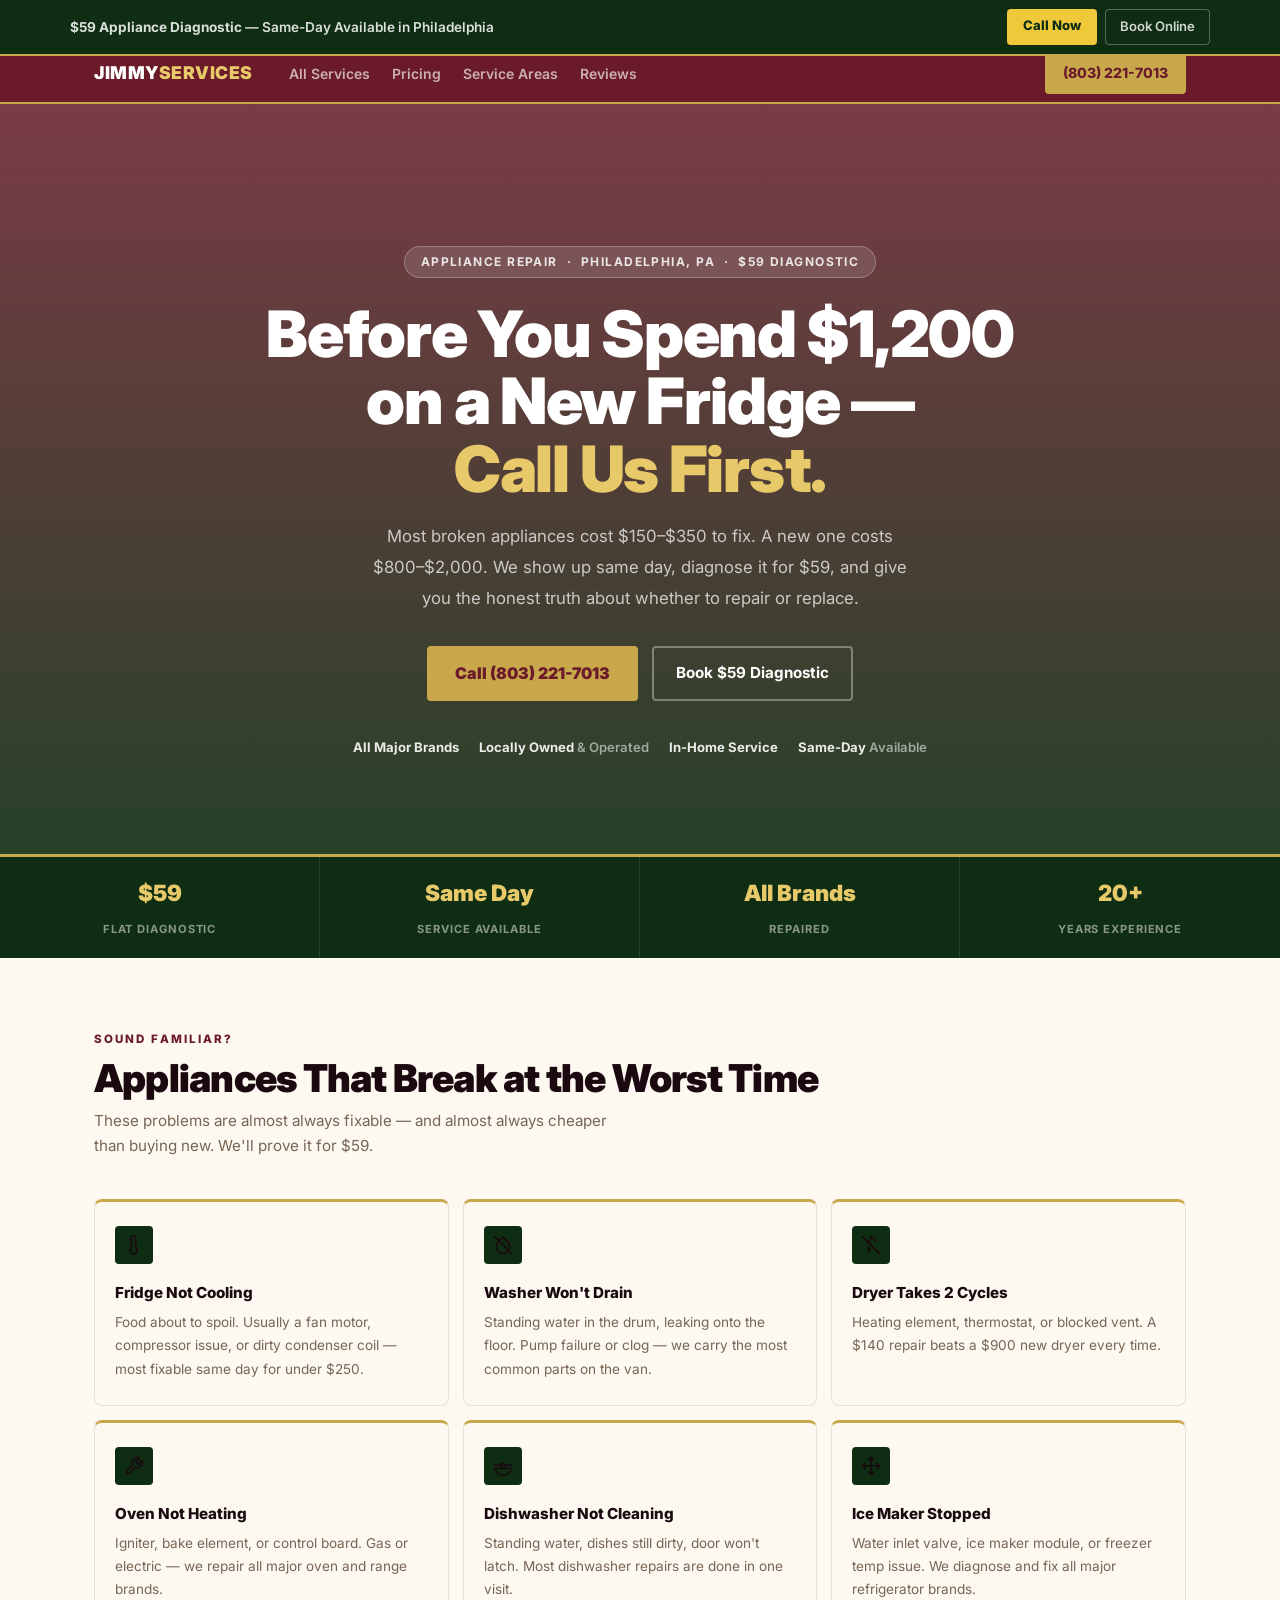
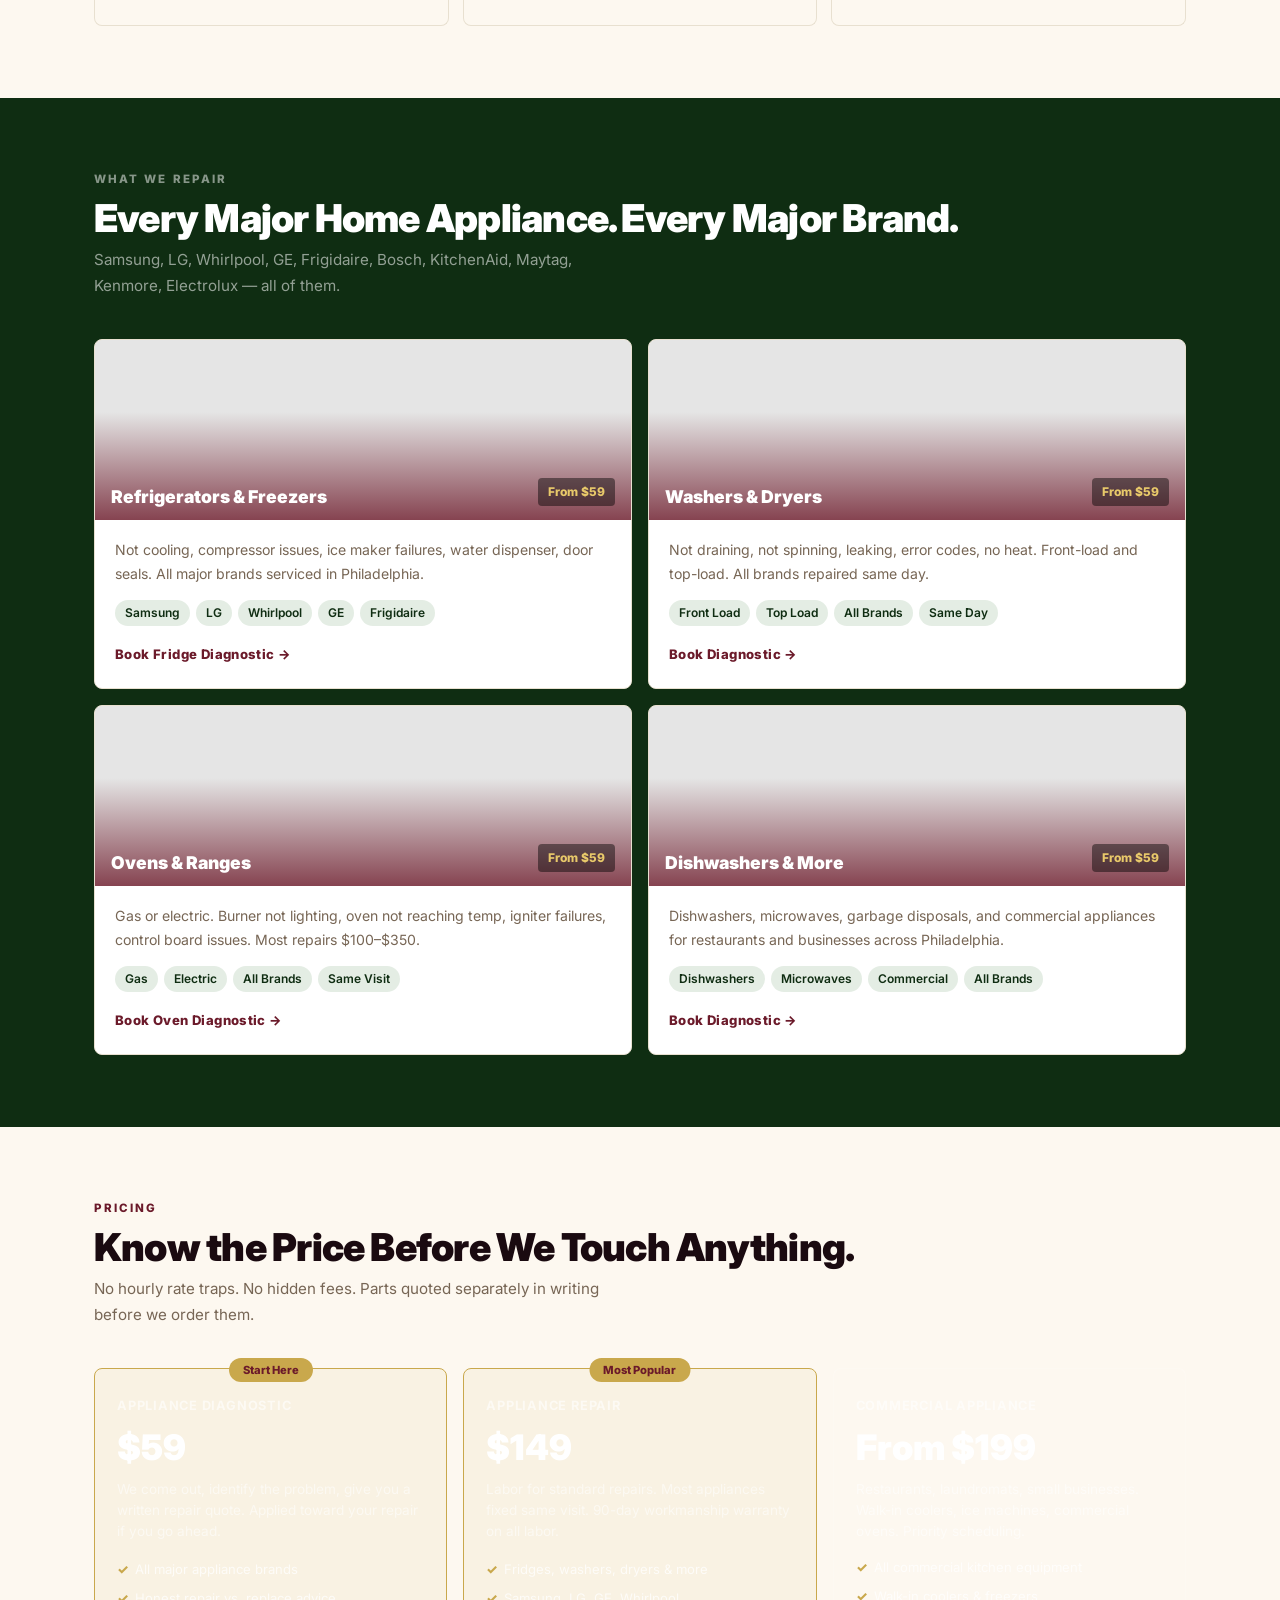
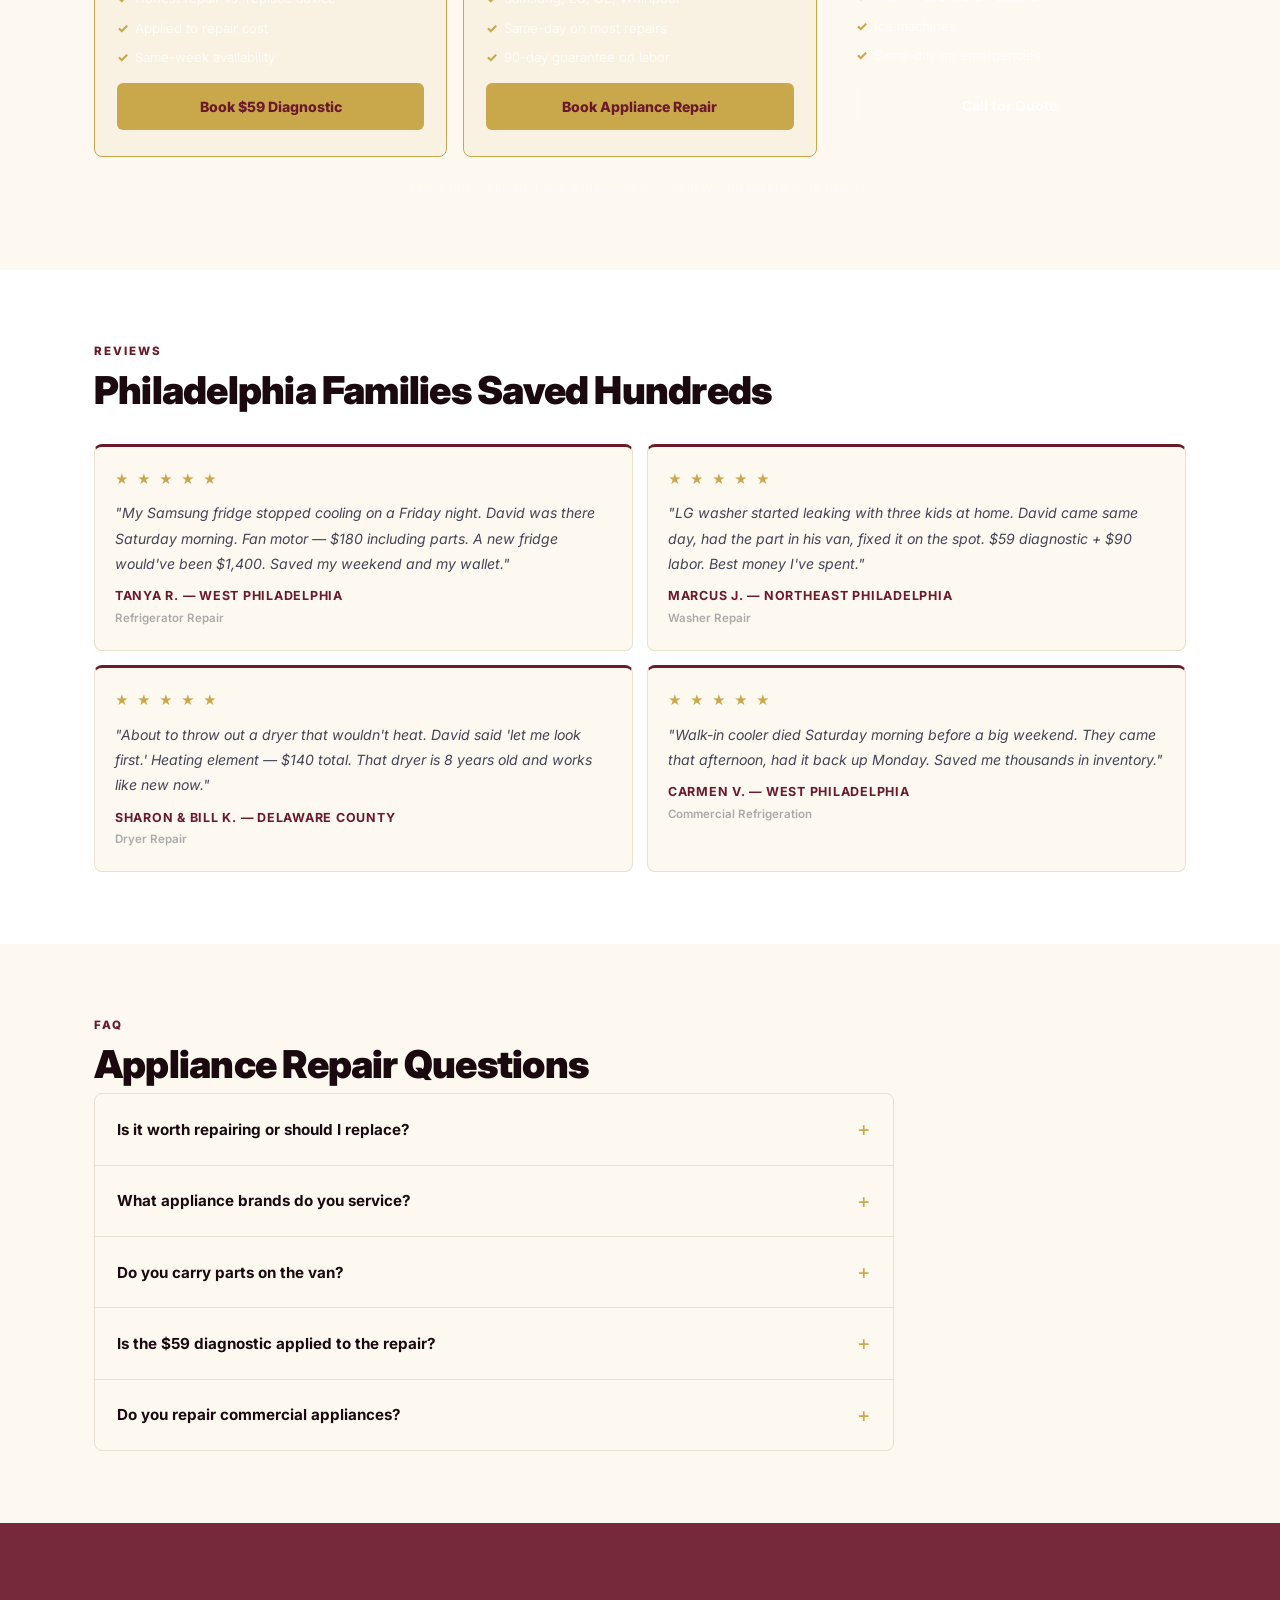
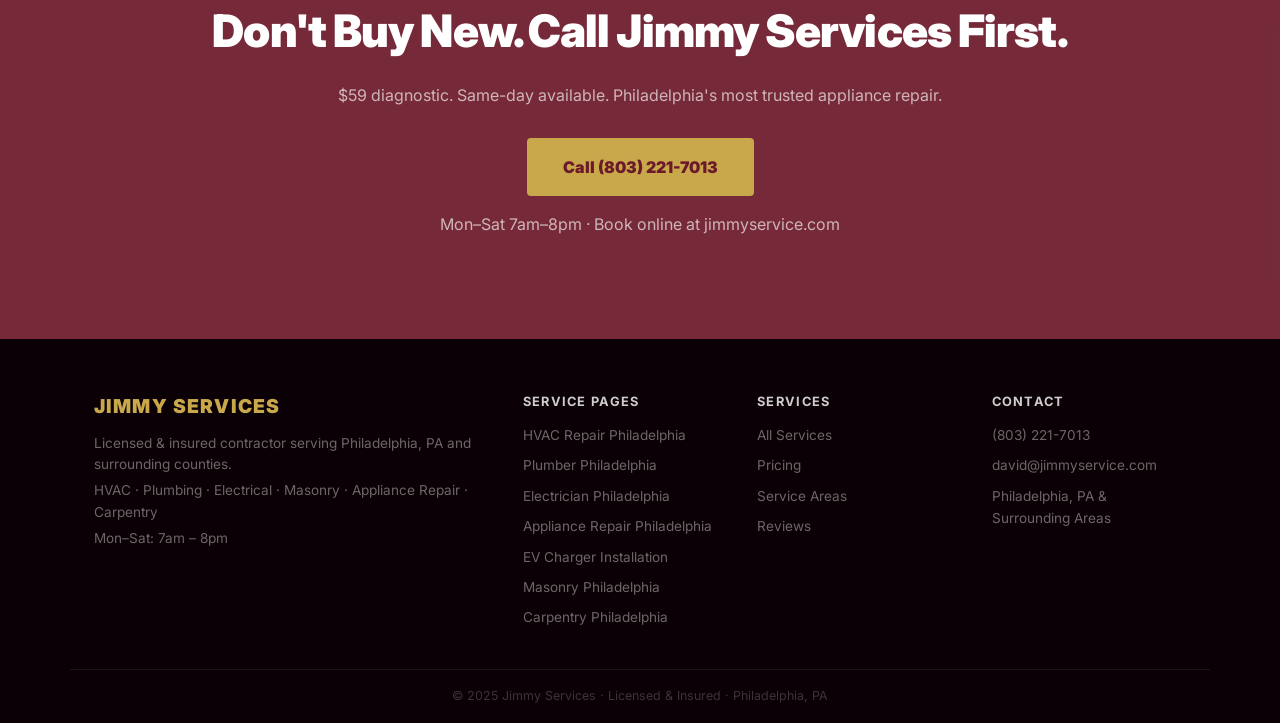
<file: appliance-repair-philadelphia.html>
<!DOCTYPE html>
<html lang="en">
<head>
  <meta charset="UTF-8" />
  <meta name="viewport" content="width=device-width, initial-scale=1.0" />

  <!-- Google Analytics (GA4) -->
  <script async src="https://www.googletagmanager.com/gtag/js?id=G-YTEMLBG114"></script>
  <script>
    window.dataLayer = window.dataLayer || [];
    function gtag(){dataLayer.push(arguments);}
    gtag('js', new Date());
    gtag('config', 'G-YTEMLBG114');
  </script>

  <title>Appliance Repair Philadelphia PA | Same-Day | Jimmy Services</title>
  <meta name="description" content="Fridge, washer, dryer, oven not working? Jimmy Services repairs all major appliances in Philadelphia PA. $59 diagnostic. Same-day available. Call (803) 221-7013." />
  <meta name="keywords" content="appliance repair Philadelphia PA, refrigerator repair Philadelphia, washer dryer repair Philadelphia, oven repair Philadelphia, same-day appliance repair" />
  <meta name="robots" content="index, follow" />
  <meta name="google-site-verification" content="N_kxR-XTdTbGt_gOEmPHeKf9IIF_7tyPon5Lat2CoCs" />
  <link rel="canonical" href="https://jimmyservice.com/appliance-repair-philadelphia.html" />

  <meta property="og:title" content="Appliance Repair Philadelphia PA | Same-Day | Jimmy Services" />
  <meta property="og:description" content="Fridge, washer, dryer, oven not working? All major appliance brands repaired in Philadelphia PA. $59 diagnostic. Call (803) 221-7013." />
  <meta property="og:type" content="website" />
  <meta property="og:url" content="https://jimmyservice.com/appliance-repair-philadelphia.html" />
  <meta property="og:image" content="https://images.unsplash.com/photo-1626806787461-102c1bfaaea1?w=1200&fit=crop&auto=format&q=80" />
  <meta property="og:locale" content="en_US" />

  <meta name="twitter:card" content="summary_large_image" />
  <meta name="twitter:title" content="Appliance Repair Philadelphia PA | Jimmy Services" />
  <meta name="twitter:description" content="All major appliance brands repaired in Philadelphia PA. $59 diagnostic. Call (803) 221-7013." />

  <script type="application/ld+json">
  {
    "@context": "https://schema.org",
    "@type": "Service",
    "name": "Appliance Repair Philadelphia PA",
    "provider": { "@type": "LocalBusiness", "name": "Jimmy Services", "telephone": "+18032217013", "address": { "@type": "PostalAddress", "addressLocality": "Philadelphia", "addressRegion": "PA" } },
    "areaServed": ["Philadelphia PA","Bucks County PA","Delaware County PA","Montgomery County PA","Cherry Hill NJ"],
    "hasOfferCatalog": {
      "@type": "OfferCatalog",
      "itemListElement": [
        { "@type": "Offer", "name": "Appliance Diagnostic", "price": "59", "priceCurrency": "USD" },
        { "@type": "Offer", "name": "Appliance Repair", "price": "149", "priceCurrency": "USD" }
      ]
    },
  }
  </script>
  <script type="application/ld+json">
  {
    "@context": "https://schema.org",
    "@type": "BreadcrumbList",
    "itemListElement": [
      { "@type": "ListItem", "position": 1, "name": "Home", "item": "https://jimmyservice.com/" },
      { "@type": "ListItem", "position": 2, "name": "Appliance Repair Philadelphia", "item": "https://jimmyservice.com/appliance-repair-philadelphia.html" }
    ]
  }
  </script>

  <link rel="preconnect" href="https://fonts.googleapis.com" />
  <link rel="preconnect" href="https://fonts.gstatic.com" crossorigin />
  <link rel="preconnect" href="https://images.unsplash.com" crossorigin />
  <link rel="preload" as="image" href="https://images.unsplash.com/photo-1626806787461-102c1bfaaea1?w=1400&fit=crop&auto=format&q=80" fetchpriority="high" />
  <link href="https://fonts.googleapis.com/css2?family=Inter:wght@400;500;600;700;800;900&display=swap" rel="stylesheet" />
  <link rel="stylesheet" href="style.css" />
</head>
<body>

  <div class="sticky-bar">
    <div class="sticky-bar-inner">
      <span><strong>$59 Appliance Diagnostic</strong> — Same-Day Available in Philadelphia</span>
      <div class="sticky-bar-ctas">
        <a href="tel:+18032217013" class="sticky-call">Call Now</a>
        <a href="#book" class="sticky-book">Book Online</a>
      </div>
    </div>
  </div>

  <a href="tel:+18032217013" class="mobile-float-btn" aria-label="Call Jimmy Services">Call Now</a>

  <nav id="navbar">
    <div class="container nav-inner">
      <a href="index.html" class="logo">JIMMY<span>SERVICES</span></a>
      <ul class="nav-links">
        <li><a href="index.html#services">All Services</a></li>
        <li><a href="index.html#plans">Pricing</a></li>
        <li><a href="index.html#areas">Service Areas</a></li>
        <li><a href="index.html#reviews">Reviews</a></li>
      </ul>
      <a href="tel:+18032217013" class="btn-call-nav">(803) 221-7013</a>
      <button class="hamburger" id="hamburger">&#9776;</button>
    </div>
    <div class="mobile-menu" id="mobile-menu">
      <a href="index.html">Home</a>
      <a href="index.html#services" onclick="closeMobile()">All Services</a>
      <a href="#book" onclick="closeMobile()">Book Online</a>
      <a href="tel:+18032217013" class="mc-call">(803) 221-7013</a>
    </div>
  </nav>

  <section class="hero">
    <div class="hero-bg" style="background-image:url('https://images.unsplash.com/photo-1626806787461-102c1bfaaea1?w=1400&fit=crop&auto=format&q=80')"></div>
    <div class="hero-overlay"></div>
    <div class="hero-content">
      <div class="hero-tag">Appliance Repair &nbsp;&middot;&nbsp; Philadelphia, PA &nbsp;&middot;&nbsp; $59 Diagnostic</div>
      <h1>Before You Spend $1,200<br/>on a New Fridge &mdash;<br/><em>Call Us First.</em></h1>
      <p>Most broken appliances cost $150&ndash;$350 to fix. A new one costs $800&ndash;$2,000. We show up same day, diagnose it for $59, and give you the honest truth about whether to repair or replace.</p>
      <div class="hero-ctas">
        <a href="tel:+18032217013" class="cta-primary">Call (803) 221-7013</a>
        <a href="#book" class="cta-secondary">Book $59 Diagnostic</a>
      </div>
      <div class="hero-trust">
        <span><strong>All Major Brands</strong></span>
        <span><strong>Locally Owned</strong> &amp; Operated</span>
        <span><strong>In-Home Service</strong></span>
        <span><strong>Same-Day</strong> Available</span>
      </div>
    </div>
  </section>

  <div class="stats-bar">
    <div class="stat-item"><strong>$59</strong><small>Flat Diagnostic</small></div>
    <div class="stat-item"><strong>Same Day</strong><small>Service Available</small></div>
    <div class="stat-item"><strong>All Brands</strong><small>Repaired</small></div>
    <div class="stat-item"><strong>20+</strong><small>Years Experience</small></div>
  </div>

  <section class="section">
    <div class="container">
      <div class="section-kicker">Sound Familiar?</div>
      <h2 class="section-h2">Appliances That Break at the Worst Time</h2>
      <p class="section-sub">These problems are almost always fixable — and almost always cheaper than buying new. We'll prove it for $59.</p>
      <div class="why-grid">
        <div class="why-item">
          <div class="why-icon"><svg xmlns="http://www.w3.org/2000/svg" width="20" height="20" viewBox="0 0 24 24" fill="none" stroke="currentColor" stroke-width="2" stroke-linecap="round" stroke-linejoin="round"><path d="M14 14.76V3.5a2.5 2.5 0 0 0-5 0v11.26a4.5 4.5 0 1 0 5 0z"/><line x1="6" y1="6" x2="9" y2="6"/></svg></div>
          <h3>Fridge Not Cooling</h3>
          <p>Food about to spoil. Usually a fan motor, compressor issue, or dirty condenser coil — most fixable same day for under $250.</p>
        </div>
        <div class="why-item">
          <div class="why-icon"><svg xmlns="http://www.w3.org/2000/svg" width="20" height="20" viewBox="0 0 24 24" fill="none" stroke="currentColor" stroke-width="2" stroke-linecap="round" stroke-linejoin="round"><path d="M12 2.69l5.66 5.66a8 8 0 1 1-11.31 0z"/><line x1="2" y1="2" x2="22" y2="22"/></svg></div>
          <h3>Washer Won't Drain</h3>
          <p>Standing water in the drum, leaking onto the floor. Pump failure or clog — we carry the most common parts on the van.</p>
        </div>
        <div class="why-item">
          <div class="why-icon"><svg xmlns="http://www.w3.org/2000/svg" width="20" height="20" viewBox="0 0 24 24" fill="none" stroke="currentColor" stroke-width="2" stroke-linecap="round" stroke-linejoin="round"><path d="M8.5 14.5A2.5 2.5 0 0 0 11 17c0 1.5-1 3-3 3"/><path d="M17.5 9c0-3-2-5.5-5.5-7 0 3-2 5.5-4 7"/><line x1="2" y1="2" x2="22" y2="22"/></svg></div>
          <h3>Dryer Takes 2 Cycles</h3>
          <p>Heating element, thermostat, or blocked vent. A $140 repair beats a $900 new dryer every time.</p>
        </div>
        <div class="why-item">
          <div class="why-icon"><svg xmlns="http://www.w3.org/2000/svg" width="20" height="20" viewBox="0 0 24 24" fill="none" stroke="currentColor" stroke-width="2" stroke-linecap="round" stroke-linejoin="round"><path d="M14.7 6.3a1 1 0 0 0 0 1.4l1.6 1.6a1 1 0 0 0 1.4 0l3.77-3.77a6 6 0 0 1-7.94 7.94l-6.91 6.91a2.12 2.12 0 0 1-3-3l6.91-6.91a6 6 0 0 1 7.94-7.94l-3.76 3.76z"/></svg></div>
          <h3>Oven Not Heating</h3>
          <p>Igniter, bake element, or control board. Gas or electric — we repair all major oven and range brands.</p>
        </div>
        <div class="why-item">
          <div class="why-icon"><svg xmlns="http://www.w3.org/2000/svg" width="20" height="20" viewBox="0 0 24 24" fill="none" stroke="currentColor" stroke-width="2" stroke-linecap="round" stroke-linejoin="round"><path d="M12 15a3 3 0 1 0 0-6 3 3 0 0 0 0 6z"/><path d="M1.05 11H23M2.2 15h19.6A10 10 0 0 1 2.2 15z"/></svg></div>
          <h3>Dishwasher Not Cleaning</h3>
          <p>Standing water, dishes still dirty, door won't latch. Most dishwasher repairs are done in one visit.</p>
        </div>
        <div class="why-item">
          <div class="why-icon"><svg xmlns="http://www.w3.org/2000/svg" width="20" height="20" viewBox="0 0 24 24" fill="none" stroke="currentColor" stroke-width="2" stroke-linecap="round" stroke-linejoin="round"><line x1="12" y1="2" x2="12" y2="22"/><line x1="2" y1="12" x2="22" y2="12"/><path d="M12 2l3 3M12 2l-3 3M12 22l3-3M12 22l-3-3M2 12l3 3M2 12l3-3M22 12l-3 3M22 12l-3-3"/></svg></div>
          <h3>Ice Maker Stopped</h3>
          <p>Water inlet valve, ice maker module, or freezer temp issue. We diagnose and fix all major refrigerator brands.</p>
        </div>
      </div>
    </div>
  </section>

  <section class="section section-dark">
    <div class="container">
      <div class="section-kicker light">What We Repair</div>
      <h2 class="section-h2 light">Every Major Home Appliance. Every Major Brand.</h2>
      <p class="section-sub light">Samsung, LG, Whirlpool, GE, Frigidaire, Bosch, KitchenAid, Maytag, Kenmore, Electrolux — all of them.</p>
      <div class="svc-grid">
        <div class="svc-card">
          <div class="svc-img" style="background-image:url('https://images.unsplash.com/photo-1626806787461-102c1bfaaea1?w=800&fit=crop&auto=format&q=80')">
            <div class="svc-img-overlay"></div>
            <div class="svc-img-label">
              <h3>Refrigerators &amp; Freezers</h3>
              <div class="svc-price-badge">From $59</div>
            </div>
          </div>
          <div class="svc-body">
            <p>Not cooling, compressor issues, ice maker failures, water dispenser, door seals. All major brands serviced in Philadelphia.</p>
            <div class="svc-tags">
              <span class="svc-tag">Samsung</span><span class="svc-tag">LG</span><span class="svc-tag">Whirlpool</span><span class="svc-tag">GE</span><span class="svc-tag">Frigidaire</span>
            </div>
            <a href="https://buy.stripe.com/28E5kEccKcZy6Ag0HogIo03" class="svc-link">Book Fridge Diagnostic &rarr;</a>
          </div>
        </div>
        <div class="svc-card">
          <div class="svc-img" style="background-image:url('https://images.unsplash.com/photo-1558618047-3c8c76ca7e0b?w=800&fit=crop&auto=format&q=80')">
            <div class="svc-img-overlay"></div>
            <div class="svc-img-label">
              <h3>Washers &amp; Dryers</h3>
              <div class="svc-price-badge">From $59</div>
            </div>
          </div>
          <div class="svc-body">
            <p>Not draining, not spinning, leaking, error codes, no heat. Front-load and top-load. All brands repaired same day.</p>
            <div class="svc-tags">
              <span class="svc-tag">Front Load</span><span class="svc-tag">Top Load</span><span class="svc-tag">All Brands</span><span class="svc-tag">Same Day</span>
            </div>
            <a href="https://buy.stripe.com/28E5kEccKcZy6Ag0HogIo03" class="svc-link">Book Diagnostic &rarr;</a>
          </div>
        </div>
        <div class="svc-card">
          <div class="svc-img" style="background-image:url('https://images.unsplash.com/photo-1556909114-f6e7ad7d3136?w=800&fit=crop&auto=format&q=80')">
            <div class="svc-img-overlay"></div>
            <div class="svc-img-label">
              <h3>Ovens &amp; Ranges</h3>
              <div class="svc-price-badge">From $59</div>
            </div>
          </div>
          <div class="svc-body">
            <p>Gas or electric. Burner not lighting, oven not reaching temp, igniter failures, control board issues. Most repairs $100&ndash;$350.</p>
            <div class="svc-tags">
              <span class="svc-tag">Gas</span><span class="svc-tag">Electric</span><span class="svc-tag">All Brands</span><span class="svc-tag">Same Visit</span>
            </div>
            <a href="https://buy.stripe.com/28E5kEccKcZy6Ag0HogIo03" class="svc-link">Book Oven Diagnostic &rarr;</a>
          </div>
        </div>
        <div class="svc-card">
          <div class="svc-img" style="background-image:url('https://images.unsplash.com/photo-1581091226825-a6a2a5aee158?w=800&fit=crop&auto=format&q=80')">
            <div class="svc-img-overlay"></div>
            <div class="svc-img-label">
              <h3>Dishwashers &amp; More</h3>
              <div class="svc-price-badge">From $59</div>
            </div>
          </div>
          <div class="svc-body">
            <p>Dishwashers, microwaves, garbage disposals, and commercial appliances for restaurants and businesses across Philadelphia.</p>
            <div class="svc-tags">
              <span class="svc-tag">Dishwashers</span><span class="svc-tag">Microwaves</span><span class="svc-tag">Commercial</span><span class="svc-tag">All Brands</span>
            </div>
            <a href="https://buy.stripe.com/28E5kEccKcZy6Ag0HogIo03" class="svc-link">Book Diagnostic &rarr;</a>
          </div>
        </div>
      </div>
    </div>
  </section>

  <section class="section" id="book">
    <div class="container">
      <div class="section-kicker">Pricing</div>
      <h2 class="section-h2">Know the Price Before We Touch Anything.</h2>
      <p class="section-sub">No hourly rate traps. No hidden fees. Parts quoted separately in writing before we order them.</p>
      <div class="plans-grid">
        <div class="plan-card plan-featured">
          <div class="plan-badge">Start Here</div>
          <div class="plan-name">Appliance Diagnostic</div>
          <div class="plan-price">$59</div>
          <div class="plan-desc">We come out, identify the problem, give you a written repair quote. Applied toward your repair if you go ahead.</div>
          <ul class="plan-features">
            <li>All major appliance brands</li>
            <li>Honest repair vs. replace advice</li>
            <li>Applied to repair cost</li>
            <li>Same-week availability</li>
          </ul>
          <a href="https://buy.stripe.com/28E5kEccKcZy6Ag0HogIo03" class="plan-btn">Book $59 Diagnostic</a>
        </div>
        <div class="plan-card plan-featured">
          <div class="plan-badge">Most Popular</div>
          <div class="plan-name">Appliance Repair</div>
          <div class="plan-price">$149</div>
          <div class="plan-desc">Labor for standard repairs. Most appliances fixed same visit. 90-day workmanship warranty on all labor.</div>
          <ul class="plan-features">
            <li>Fridges, washers, dryers &amp; more</li>
            <li>Samsung, LG, GE, Whirlpool</li>
            <li>Same-day on most repairs</li>
            <li>90-day guarantee on labor</li>
          </ul>
          <a href="https://buy.stripe.com/5kQ14o7Wu0cMbUAduagIo04" class="plan-btn">Book Appliance Repair</a>
        </div>
        <div class="plan-card">
          <div class="plan-name">Commercial Appliance</div>
          <div class="plan-price">From $199</div>
          <div class="plan-desc">Restaurants, laundromats, small businesses. Walk-in coolers, ice machines, commercial ovens. Priority scheduling.</div>
          <ul class="plan-features">
            <li>All commercial kitchen equipment</li>
            <li>Walk-in coolers &amp; freezers</li>
            <li>Ice machines</li>
            <li>Same-day on emergencies</li>
          </ul>
          <a href="tel:+18032217013" class="plan-btn plan-btn-outline">Call for Quote</a>
        </div>
      </div>
      <p class="plans-note">Labor pricing listed. Parts &amp; materials quoted in writing before work begins.</p>
    </div>
  </section>

  <section class="section section-alt">
    <div class="container">
      <div class="section-kicker">Reviews</div>
      <h2 class="section-h2">Philadelphia Families Saved Hundreds</h2>
      <div class="reviews-grid">
        <div class="review">
          <div class="review-stars">&#9733; &#9733; &#9733; &#9733; &#9733;</div>
          <p>"My Samsung fridge stopped cooling on a Friday night. David was there Saturday morning. Fan motor — $180 including parts. A new fridge would've been $1,400. Saved my weekend and my wallet."</p>
          <div class="review-by">Tanya R. &mdash; West Philadelphia</div>
          <div class="review-service">Refrigerator Repair</div>
        </div>
        <div class="review">
          <div class="review-stars">&#9733; &#9733; &#9733; &#9733; &#9733;</div>
          <p>"LG washer started leaking with three kids at home. David came same day, had the part in his van, fixed it on the spot. $59 diagnostic + $90 labor. Best money I've spent."</p>
          <div class="review-by">Marcus J. &mdash; Northeast Philadelphia</div>
          <div class="review-service">Washer Repair</div>
        </div>
        <div class="review">
          <div class="review-stars">&#9733; &#9733; &#9733; &#9733; &#9733;</div>
          <p>"About to throw out a dryer that wouldn't heat. David said 'let me look first.' Heating element — $140 total. That dryer is 8 years old and works like new now."</p>
          <div class="review-by">Sharon &amp; Bill K. &mdash; Delaware County</div>
          <div class="review-service">Dryer Repair</div>
        </div>
        <div class="review">
          <div class="review-stars">&#9733; &#9733; &#9733; &#9733; &#9733;</div>
          <p>"Walk-in cooler died Saturday morning before a big weekend. They came that afternoon, had it back up Monday. Saved me thousands in inventory."</p>
          <div class="review-by">Carmen V. &mdash; West Philadelphia</div>
          <div class="review-service">Commercial Refrigeration</div>
        </div>
      </div>
    </div>
  </section>

  <section class="section">
    <div class="container">
      <div class="section-kicker">FAQ</div>
      <h2 class="section-h2">Appliance Repair Questions</h2>
      <div class="faq-list">
        <details class="faq-item"><summary>Is it worth repairing or should I replace?</summary><p>If the repair costs less than 50% of a replacement and the appliance is under 10–12 years old, repair it. We give you an honest assessment — we make the same margin either way, so there's no pressure.</p></details>
        <details class="faq-item"><summary>What appliance brands do you service?</summary><p>All major brands: Samsung, LG, Whirlpool, GE, Frigidaire, Bosch, KitchenAid, Maytag, Kenmore, Electrolux, Viking, and more.</p></details>
        <details class="faq-item"><summary>Do you carry parts on the van?</summary><p>We stock the most common parts — motors, heating elements, pump assemblies, belts, and capacitors. Many repairs are done same visit. If we need to order a part, we return within 1–2 days.</p></details>
        <details class="faq-item"><summary>Is the $59 diagnostic applied to the repair?</summary><p>Yes. If you decide to proceed, the $59 is credited toward your repair total. You only pay it if you choose not to repair.</p></details>
        <details class="faq-item"><summary>Do you repair commercial appliances?</summary><p>Yes — walk-in coolers, display cases, commercial ice machines, and prep units. We serve restaurants and small businesses across Philadelphia and Delaware County.</p></details>
      </div>
    </div>

    <script type="application/ld+json">
    {
      "@context": "https://schema.org",
      "@type": "FAQPage",
      "mainEntity": [
        {"@type":"Question","name":"Is it worth repairing or should I replace?","acceptedAnswer":{"@type":"Answer","text":"If the repair costs less than 50% of a replacement and the appliance is under 10-12 years old, repair it."}},
        {"@type":"Question","name":"What appliance brands do you service?","acceptedAnswer":{"@type":"Answer","text":"All major brands: Samsung, LG, Whirlpool, GE, Frigidaire, Bosch, KitchenAid, Maytag, Kenmore, Electrolux, Viking, and more."}},
        {"@type":"Question","name":"Is the $59 diagnostic applied to the repair?","acceptedAnswer":{"@type":"Answer","text":"Yes, the $59 is credited toward your repair total if you proceed."}},
        {"@type":"Question","name":"Do you repair commercial appliances?","acceptedAnswer":{"@type":"Answer","text":"Yes, walk-in coolers, display cases, commercial ice machines, and prep units."}}
      ]
    }
    </script>
  </section>

  <section class="bottom-cta">
    <div class="bottom-cta-bg"></div>
    <div class="bottom-cta-overlay"></div>
    <div class="container bottom-cta-content">
      <h2>Don't Buy New. Call Jimmy Services First.</h2>
      <p>$59 diagnostic. Same-day available. Philadelphia's most trusted appliance repair.</p>
      <a href="tel:+18032217013" class="bottom-cta-btn">Call (803) 221-7013</a>
      <p class="bottom-cta-sub">Mon&ndash;Sat 7am&ndash;8pm &middot; Book online at jimmyservice.com</p>
    </div>
  </section>

  <footer class="footer">
    <div class="container footer-wrap">
      <div class="footer-brand">
        <div class="footer-logo">JIMMY SERVICES</div>
        <p>Licensed &amp; insured contractor serving Philadelphia, PA and surrounding counties.</p>
        <p>HVAC &middot; Plumbing &middot; Electrical &middot; Masonry &middot; Appliance Repair &middot; Carpentry</p>
        <p>Mon&ndash;Sat: 7am &ndash; 8pm</p>
      </div>
      <div class="footer-links">
        <strong>Service Pages</strong>
        <a href="hvac-repair-philadelphia.html">HVAC Repair Philadelphia</a>
        <a href="plumber-philadelphia.html">Plumber Philadelphia</a>
        <a href="electrician-philadelphia.html">Electrician Philadelphia</a>
        <a href="appliance-repair-philadelphia.html">Appliance Repair Philadelphia</a>
        <a href="ev-charger-philadelphia.html">EV Charger Installation</a>
        <a href="masonry-philadelphia.html">Masonry Philadelphia</a>
        <a href="carpentry-philadelphia.html">Carpentry Philadelphia</a>
      </div>
      <div class="footer-links">
        <strong>Services</strong>
        <a href="index.html#services">All Services</a>
        <a href="index.html#plans">Pricing</a>
        <a href="index.html#areas">Service Areas</a>
        <a href="index.html#reviews">Reviews</a>
      </div>
      <div class="footer-contact">
        <strong>Contact</strong>
        <a href="tel:+18032217013">(803) 221-7013</a>
        <a href="mailto:david@jimmyservice.com">david@jimmyservice.com</a>
        <p>Philadelphia, PA &amp; Surrounding Areas</p>
      </div>
    </div>
    <div class="footer-bottom">
      <div class="container">&copy; 2025 Jimmy Services &middot; Licensed &amp; Insured &middot; Philadelphia, PA</div>
    </div>
  </footer>
  <script src="script.js"></script>
</body>
</html>
</file>
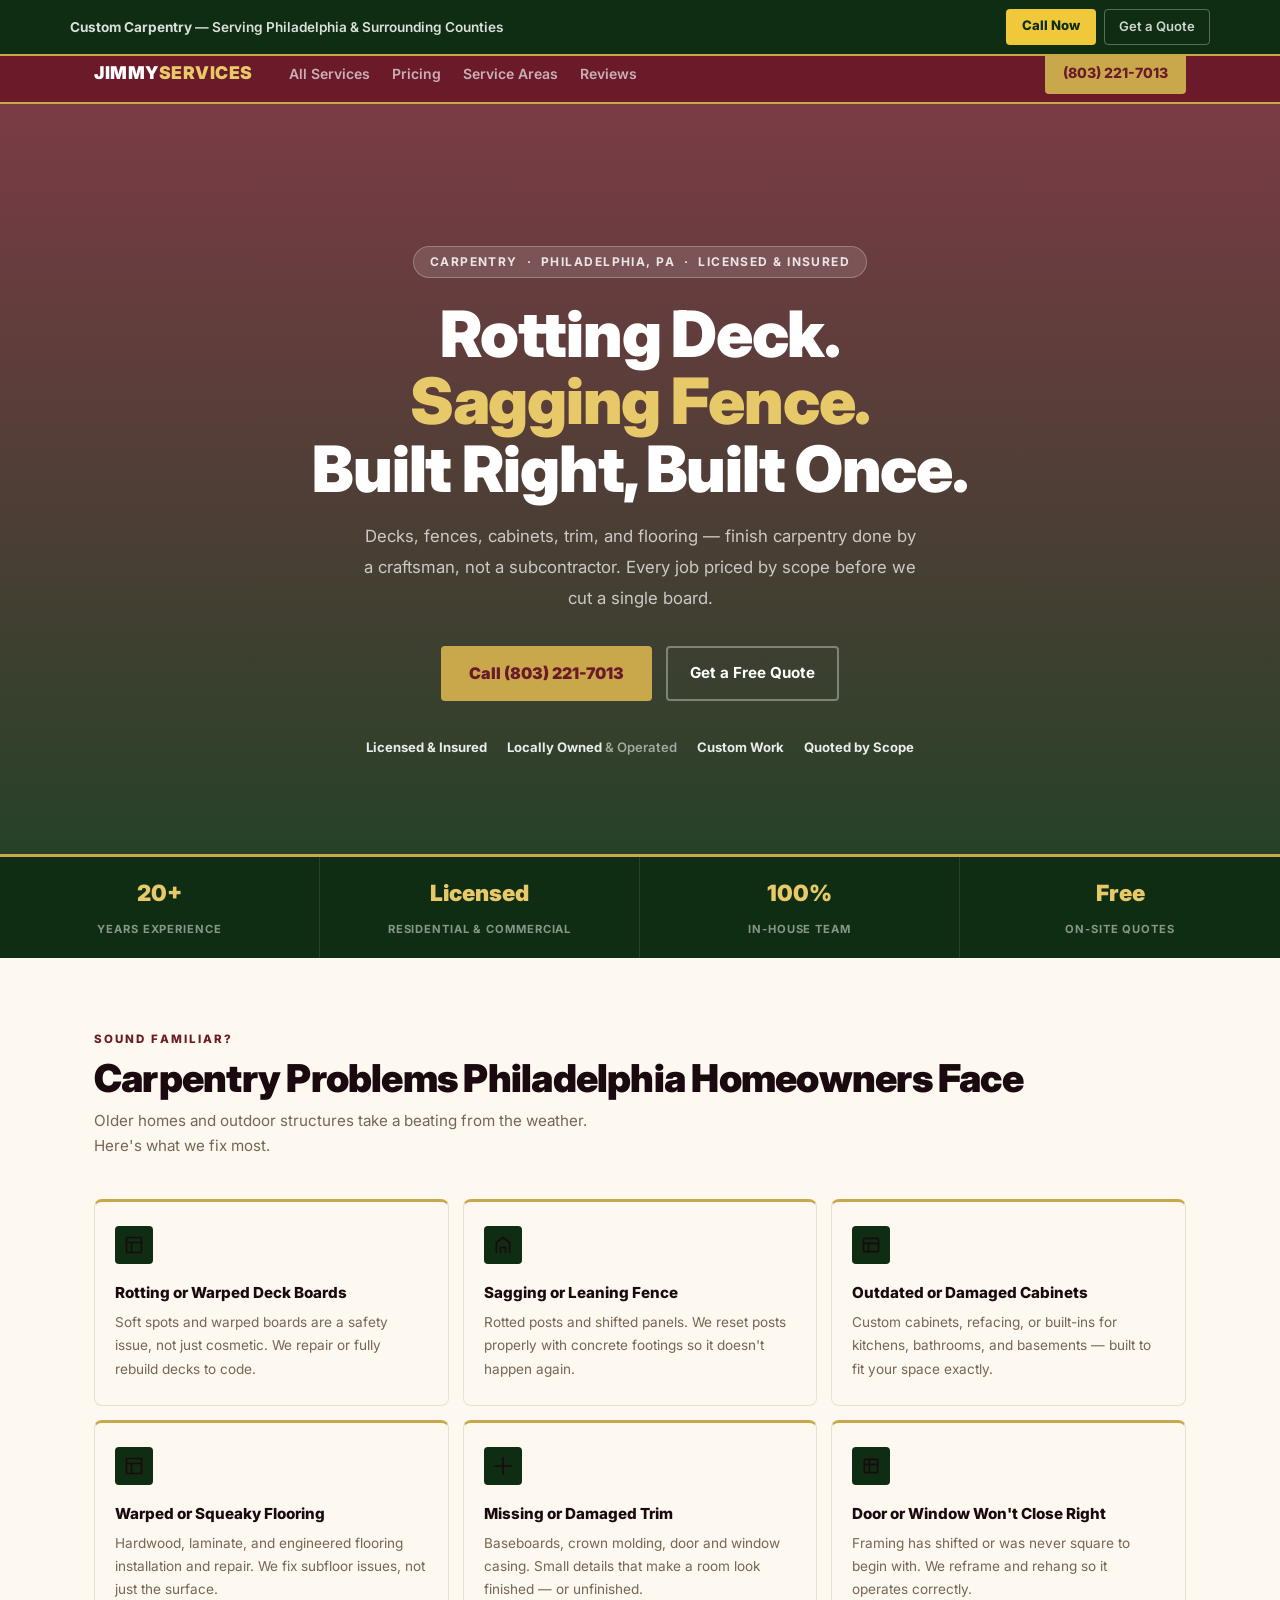
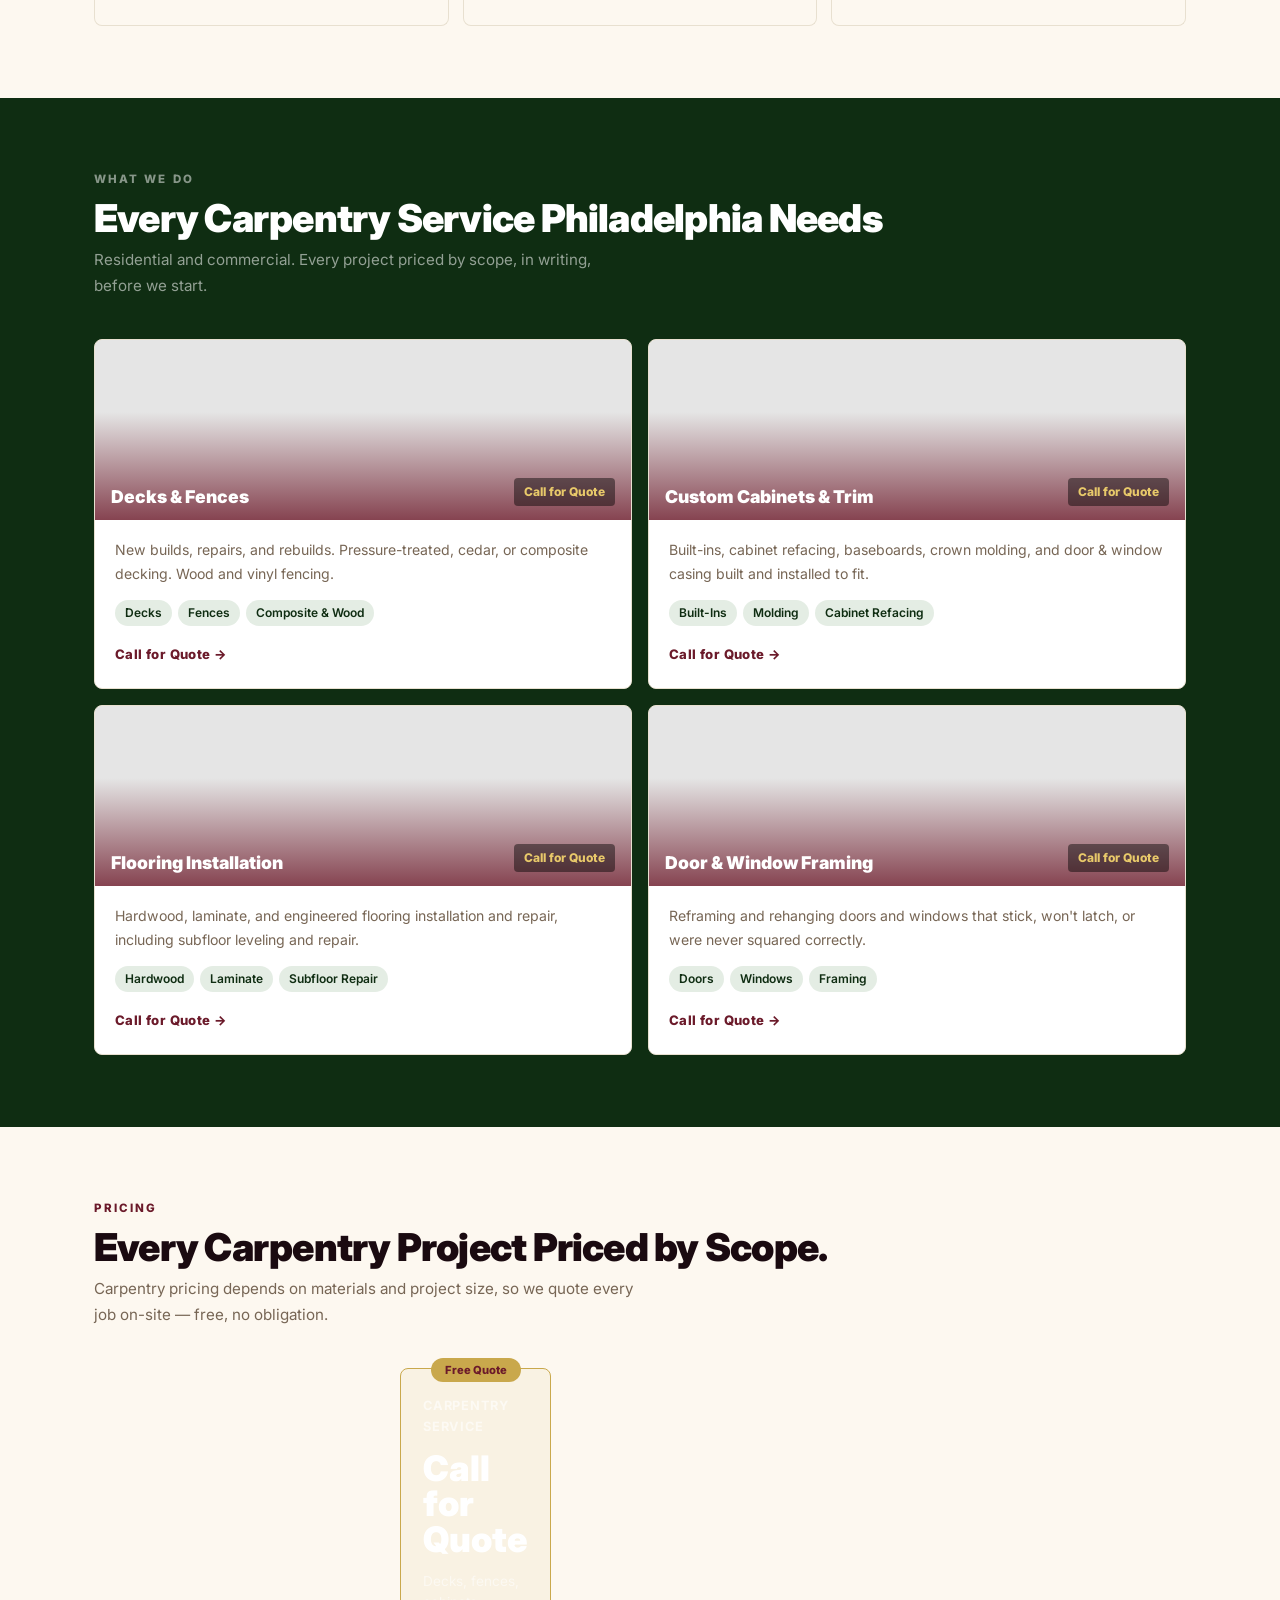
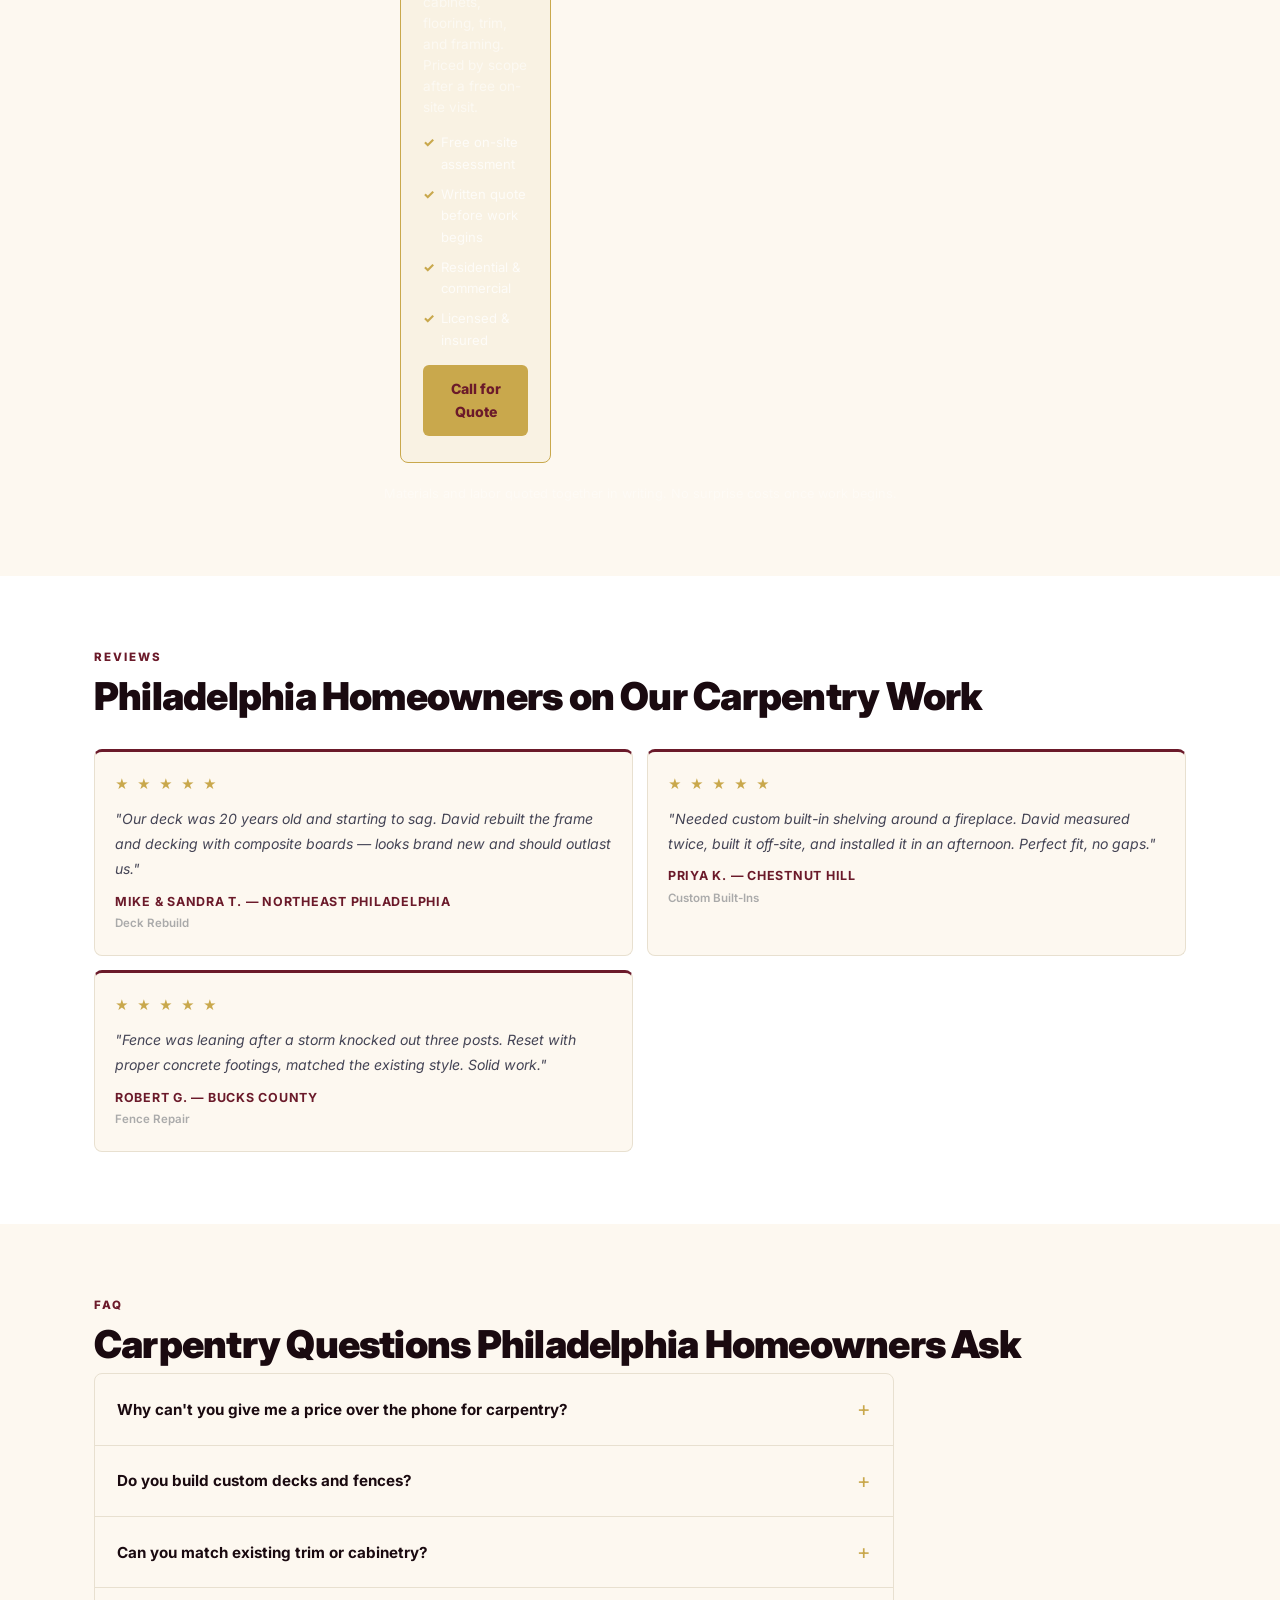
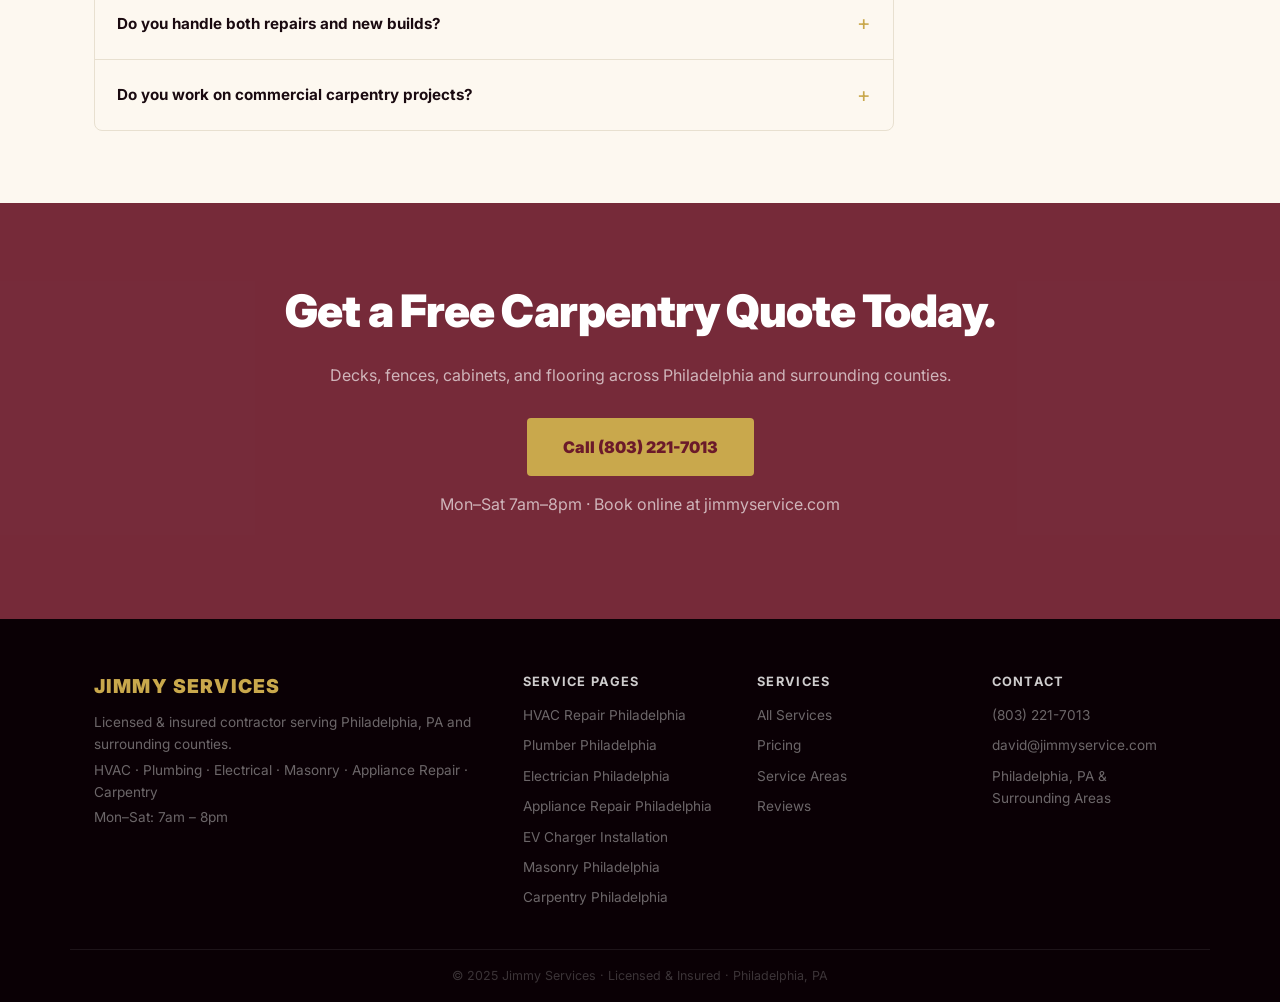
<file: carpentry-philadelphia.html>
<!DOCTYPE html>
<html lang="en">
<head>
  <meta charset="UTF-8" />
  <meta name="viewport" content="width=device-width, initial-scale=1.0" />

  <!-- Google Analytics (GA4) -->
  <script async src="https://www.googletagmanager.com/gtag/js?id=G-YTEMLBG114"></script>
  <script>
    window.dataLayer = window.dataLayer || [];
    function gtag(){dataLayer.push(arguments);}
    gtag('js', new Date());
    gtag('config', 'G-YTEMLBG114');
  </script>

  <title>Carpentry Philadelphia PA | Decks, Cabinets &amp; Flooring | Jimmy Services</title>
  <meta name="description" content="Custom carpentry in Philadelphia PA. Decks, fences, cabinets, trim, flooring, framing. Licensed & insured. Call (803) 221-7013." />
  <meta name="keywords" content="carpentry Philadelphia PA, deck builder Philadelphia, custom cabinets Philadelphia, flooring installation Philadelphia, fence installation Philadelphia" />
  <meta name="robots" content="index, follow" />
  <meta name="google-site-verification" content="N_kxR-XTdTbGt_gOEmPHeKf9IIF_7tyPon5Lat2CoCs" />
  <link rel="canonical" href="https://jimmyservice.com/carpentry-philadelphia.html" />

  <meta property="og:title" content="Carpentry Philadelphia PA | Decks, Cabinets &amp; Flooring | Jimmy Services" />
  <meta property="og:description" content="Custom carpentry in Philadelphia PA. Decks, fences, cabinets, trim, flooring, framing. Call (803) 221-7013." />
  <meta property="og:type" content="website" />
  <meta property="og:url" content="https://jimmyservice.com/carpentry-philadelphia.html" />
  <meta property="og:image" content="https://images.unsplash.com/photo-1581092918056-0c4c3acd3789?w=1200&fit=crop&auto=format&q=80" />
  <meta property="og:locale" content="en_US" />

  <meta name="twitter:card" content="summary_large_image" />
  <meta name="twitter:title" content="Carpentry Philadelphia PA | Jimmy Services" />
  <meta name="twitter:description" content="Custom carpentry in Philadelphia PA. Decks, fences, cabinets, trim, flooring. Call (803) 221-7013." />

  <script type="application/ld+json">
  {
    "@context": "https://schema.org",
    "@type": "Service",
    "name": "Carpentry Philadelphia PA",
    "provider": { "@type": "LocalBusiness", "name": "Jimmy Services", "telephone": "+18032217013", "address": { "@type": "PostalAddress", "addressLocality": "Philadelphia", "addressRegion": "PA" } },
    "areaServed": ["Philadelphia PA","Bucks County PA","Delaware County PA","Montgomery County PA","Cherry Hill NJ"],
    "hasOfferCatalog": {
      "@type": "OfferCatalog",
      "itemListElement": [
        { "@type": "Offer", "name": "Carpentry Service", "description": "Decks, fences, cabinets, trim, flooring, framing" }
      ]
    },
  }
  </script>
  <script type="application/ld+json">
  {
    "@context": "https://schema.org",
    "@type": "BreadcrumbList",
    "itemListElement": [
      { "@type": "ListItem", "position": 1, "name": "Home", "item": "https://jimmyservice.com/" },
      { "@type": "ListItem", "position": 2, "name": "Carpentry Philadelphia", "item": "https://jimmyservice.com/carpentry-philadelphia.html" }
    ]
  }
  </script>

  <link rel="preconnect" href="https://fonts.googleapis.com" />
  <link rel="preconnect" href="https://fonts.gstatic.com" crossorigin />
  <link rel="preconnect" href="https://images.unsplash.com" crossorigin />
  <link rel="preload" as="image" href="https://images.unsplash.com/photo-1581092918056-0c4c3acd3789?w=1400&fit=crop&auto=format&q=80" fetchpriority="high" />
  <link href="https://fonts.googleapis.com/css2?family=Inter:wght@400;500;600;700;800;900&display=swap" rel="stylesheet" />
  <link rel="stylesheet" href="style.css" />
</head>
<body>

  <div class="sticky-bar">
    <div class="sticky-bar-inner">
      <span><strong>Custom Carpentry</strong> — Serving Philadelphia &amp; Surrounding Counties</span>
      <div class="sticky-bar-ctas">
        <a href="tel:+18032217013" class="sticky-call">Call Now</a>
        <a href="#book" class="sticky-book">Get a Quote</a>
      </div>
    </div>
  </div>

  <a href="tel:+18032217013" class="mobile-float-btn" aria-label="Call Jimmy Services">Call Now</a>

  <nav id="navbar">
    <div class="container nav-inner">
      <a href="index.html" class="logo">JIMMY<span>SERVICES</span></a>
      <ul class="nav-links">
        <li><a href="index.html#services">All Services</a></li>
        <li><a href="index.html#plans">Pricing</a></li>
        <li><a href="index.html#areas">Service Areas</a></li>
        <li><a href="index.html#reviews">Reviews</a></li>
      </ul>
      <a href="tel:+18032217013" class="btn-call-nav">(803) 221-7013</a>
      <button class="hamburger" id="hamburger">&#9776;</button>
    </div>
    <div class="mobile-menu" id="mobile-menu">
      <a href="index.html">Home</a>
      <a href="index.html#services" onclick="closeMobile()">All Services</a>
      <a href="#book" onclick="closeMobile()">Get a Quote</a>
      <a href="tel:+18032217013" class="mc-call">(803) 221-7013</a>
    </div>
  </nav>

  <section class="hero">
    <div class="hero-bg" style="background-image:url('https://images.unsplash.com/photo-1581092918056-0c4c3acd3789?w=1400&fit=crop&auto=format&q=80')"></div>
    <div class="hero-overlay"></div>
    <div class="hero-content">
      <div class="hero-tag">Carpentry &nbsp;&middot;&nbsp; Philadelphia, PA &nbsp;&middot;&nbsp; Licensed &amp; Insured</div>
      <h1>Rotting Deck.<br/><em>Sagging Fence.</em><br/>Built Right, Built Once.</h1>
      <p>Decks, fences, cabinets, trim, and flooring — finish carpentry done by a craftsman, not a subcontractor. Every job priced by scope before we cut a single board.</p>
      <div class="hero-ctas">
        <a href="tel:+18032217013" class="cta-primary">Call (803) 221-7013</a>
        <a href="#book" class="cta-secondary">Get a Free Quote</a>
      </div>
      <div class="hero-trust">
        <span><strong>Licensed &amp; Insured</strong></span>
        <span><strong>Locally Owned</strong> &amp; Operated</span>
        <span><strong>Custom Work</strong></span>
        <span><strong>Quoted by Scope</strong></span>
      </div>
    </div>
  </section>

  <div class="stats-bar">
    <div class="stat-item"><strong>20+</strong><small>Years Experience</small></div>
    <div class="stat-item"><strong>Licensed</strong><small>Residential &amp; Commercial</small></div>
    <div class="stat-item"><strong>100%</strong><small>In-House Team</small></div>
    <div class="stat-item"><strong>Free</strong><small>On-Site Quotes</small></div>
  </div>

  <section class="section">
    <div class="container">
      <div class="section-kicker">Sound Familiar?</div>
      <h2 class="section-h2">Carpentry Problems Philadelphia Homeowners Face</h2>
      <p class="section-sub">Older homes and outdoor structures take a beating from the weather. Here's what we fix most.</p>
      <div class="why-grid">
        <div class="why-item">
          <div class="why-icon"><svg xmlns="http://www.w3.org/2000/svg" width="20" height="20" viewBox="0 0 24 24" fill="none" stroke="currentColor" stroke-width="2" stroke-linecap="round" stroke-linejoin="round"><rect x="3" y="3" width="18" height="18" rx="1"/><line x1="3" y1="9" x2="21" y2="9"/><line x1="9" y1="9" x2="9" y2="21"/></svg></div>
          <h3>Rotting or Warped Deck Boards</h3>
          <p>Soft spots and warped boards are a safety issue, not just cosmetic. We repair or fully rebuild decks to code.</p>
        </div>
        <div class="why-item">
          <div class="why-icon"><svg xmlns="http://www.w3.org/2000/svg" width="20" height="20" viewBox="0 0 24 24" fill="none" stroke="currentColor" stroke-width="2" stroke-linecap="round" stroke-linejoin="round"><path d="M4 21V9l8-6 8 6v12M9 21v-6h6v6"/></svg></div>
          <h3>Sagging or Leaning Fence</h3>
          <p>Rotted posts and shifted panels. We reset posts properly with concrete footings so it doesn't happen again.</p>
        </div>
        <div class="why-item">
          <div class="why-icon"><svg xmlns="http://www.w3.org/2000/svg" width="20" height="20" viewBox="0 0 24 24" fill="none" stroke="currentColor" stroke-width="2" stroke-linecap="round" stroke-linejoin="round"><rect x="3" y="4" width="18" height="16" rx="2"/><line x1="3" y1="10" x2="21" y2="10"/><line x1="9" y1="10" x2="9" y2="20"/></svg></div>
          <h3>Outdated or Damaged Cabinets</h3>
          <p>Custom cabinets, refacing, or built-ins for kitchens, bathrooms, and basements — built to fit your space exactly.</p>
        </div>
        <div class="why-item">
          <div class="why-icon"><svg xmlns="http://www.w3.org/2000/svg" width="20" height="20" viewBox="0 0 24 24" fill="none" stroke="currentColor" stroke-width="2" stroke-linecap="round" stroke-linejoin="round"><path d="M3 3h18v18H3zM3 9h18M9 21V9"/></svg></div>
          <h3>Warped or Squeaky Flooring</h3>
          <p>Hardwood, laminate, and engineered flooring installation and repair. We fix subfloor issues, not just the surface.</p>
        </div>
        <div class="why-item">
          <div class="why-icon"><svg xmlns="http://www.w3.org/2000/svg" width="20" height="20" viewBox="0 0 24 24" fill="none" stroke="currentColor" stroke-width="2" stroke-linecap="round" stroke-linejoin="round"><path d="M12 2v20M2 12h20"/></svg></div>
          <h3>Missing or Damaged Trim</h3>
          <p>Baseboards, crown molding, door and window casing. Small details that make a room look finished — or unfinished.</p>
        </div>
        <div class="why-item">
          <div class="why-icon"><svg xmlns="http://www.w3.org/2000/svg" width="20" height="20" viewBox="0 0 24 24" fill="none" stroke="currentColor" stroke-width="2" stroke-linecap="round" stroke-linejoin="round"><rect x="4" y="4" width="16" height="16" rx="1"/><path d="M4 10h16M10 4v16"/></svg></div>
          <h3>Door or Window Won't Close Right</h3>
          <p>Framing has shifted or was never square to begin with. We reframe and rehang so it operates correctly.</p>
        </div>
      </div>
    </div>
  </section>

  <section class="section section-dark">
    <div class="container">
      <div class="section-kicker light">What We Do</div>
      <h2 class="section-h2 light">Every Carpentry Service Philadelphia Needs</h2>
      <p class="section-sub light">Residential and commercial. Every project priced by scope, in writing, before we start.</p>
      <div class="svc-grid">
        <div class="svc-card">
          <div class="svc-img" style="background-image:url('https://images.unsplash.com/photo-1581092918056-0c4c3acd3789?w=800&fit=crop&auto=format&q=80')">
            <div class="svc-img-overlay"></div>
            <div class="svc-img-label">
              <h3>Decks &amp; Fences</h3>
              <div class="svc-price-badge">Call for Quote</div>
            </div>
          </div>
          <div class="svc-body">
            <p>New builds, repairs, and rebuilds. Pressure-treated, cedar, or composite decking. Wood and vinyl fencing.</p>
            <div class="svc-tags">
              <span class="svc-tag">Decks</span><span class="svc-tag">Fences</span><span class="svc-tag">Composite &amp; Wood</span>
            </div>
            <a href="tel:+18032217013" class="svc-link">Call for Quote &rarr;</a>
          </div>
        </div>
        <div class="svc-card">
          <div class="svc-img" style="background-image:url('https://images.unsplash.com/photo-1626806787461-102c1bfaaea1?w=800&fit=crop&auto=format&q=80')">
            <div class="svc-img-overlay"></div>
            <div class="svc-img-label">
              <h3>Custom Cabinets &amp; Trim</h3>
              <div class="svc-price-badge">Call for Quote</div>
            </div>
          </div>
          <div class="svc-body">
            <p>Built-ins, cabinet refacing, baseboards, crown molding, and door &amp; window casing built and installed to fit.</p>
            <div class="svc-tags">
              <span class="svc-tag">Built-Ins</span><span class="svc-tag">Molding</span><span class="svc-tag">Cabinet Refacing</span>
            </div>
            <a href="tel:+18032217013" class="svc-link">Call for Quote &rarr;</a>
          </div>
        </div>
        <div class="svc-card">
          <div class="svc-img" style="background-image:url('https://images.unsplash.com/photo-1558618666-fcd25c85cd64?w=800&fit=crop&auto=format&q=80')">
            <div class="svc-img-overlay"></div>
            <div class="svc-img-label">
              <h3>Flooring Installation</h3>
              <div class="svc-price-badge">Call for Quote</div>
            </div>
          </div>
          <div class="svc-body">
            <p>Hardwood, laminate, and engineered flooring installation and repair, including subfloor leveling and repair.</p>
            <div class="svc-tags">
              <span class="svc-tag">Hardwood</span><span class="svc-tag">Laminate</span><span class="svc-tag">Subfloor Repair</span>
            </div>
            <a href="tel:+18032217013" class="svc-link">Call for Quote &rarr;</a>
          </div>
        </div>
        <div class="svc-card">
          <div class="svc-img" style="background-image:url('https://images.unsplash.com/photo-1621905251918-48416bd8575a?w=800&fit=crop&auto=format&q=80')">
            <div class="svc-img-overlay"></div>
            <div class="svc-img-label">
              <h3>Door &amp; Window Framing</h3>
              <div class="svc-price-badge">Call for Quote</div>
            </div>
          </div>
          <div class="svc-body">
            <p>Reframing and rehanging doors and windows that stick, won't latch, or were never squared correctly.</p>
            <div class="svc-tags">
              <span class="svc-tag">Doors</span><span class="svc-tag">Windows</span><span class="svc-tag">Framing</span>
            </div>
            <a href="tel:+18032217013" class="svc-link">Call for Quote &rarr;</a>
          </div>
        </div>
      </div>
    </div>
  </section>

  <section class="section" id="book">
    <div class="container">
      <div class="section-kicker">Pricing</div>
      <h2 class="section-h2">Every Carpentry Project Priced by Scope.</h2>
      <p class="section-sub">Carpentry pricing depends on materials and project size, so we quote every job on-site — free, no obligation.</p>
      <div class="plans-grid" style="max-width: 480px; margin: 0 auto;">
        <div class="plan-card plan-featured">
          <div class="plan-badge">Free Quote</div>
          <div class="plan-name">Carpentry Service</div>
          <div class="plan-price">Call for Quote</div>
          <div class="plan-desc">Decks, fences, cabinets, flooring, trim, and framing. Priced by scope after a free on-site visit.</div>
          <ul class="plan-features">
            <li>Free on-site assessment</li>
            <li>Written quote before work begins</li>
            <li>Residential &amp; commercial</li>
            <li>Licensed &amp; insured</li>
          </ul>
          <a href="tel:+18032217013" class="plan-btn">Call for Quote</a>
        </div>
      </div>
      <p class="plans-note">Materials and labor quoted together in writing. No surprise costs once work begins.</p>
    </div>
  </section>

  <section class="section section-alt">
    <div class="container">
      <div class="section-kicker">Reviews</div>
      <h2 class="section-h2">Philadelphia Homeowners on Our Carpentry Work</h2>
      <div class="reviews-grid">
        <div class="review">
          <div class="review-stars">&#9733; &#9733; &#9733; &#9733; &#9733;</div>
          <p>"Our deck was 20 years old and starting to sag. David rebuilt the frame and decking with composite boards — looks brand new and should outlast us."</p>
          <div class="review-by">Mike &amp; Sandra T. &mdash; Northeast Philadelphia</div>
          <div class="review-service">Deck Rebuild</div>
        </div>
        <div class="review">
          <div class="review-stars">&#9733; &#9733; &#9733; &#9733; &#9733;</div>
          <p>"Needed custom built-in shelving around a fireplace. David measured twice, built it off-site, and installed it in an afternoon. Perfect fit, no gaps."</p>
          <div class="review-by">Priya K. &mdash; Chestnut Hill</div>
          <div class="review-service">Custom Built-Ins</div>
        </div>
        <div class="review">
          <div class="review-stars">&#9733; &#9733; &#9733; &#9733; &#9733;</div>
          <p>"Fence was leaning after a storm knocked out three posts. Reset with proper concrete footings, matched the existing style. Solid work."</p>
          <div class="review-by">Robert G. &mdash; Bucks County</div>
          <div class="review-service">Fence Repair</div>
        </div>
      </div>
    </div>
  </section>

  <section class="section">
    <div class="container">
      <div class="section-kicker">FAQ</div>
      <h2 class="section-h2">Carpentry Questions Philadelphia Homeowners Ask</h2>
      <div class="faq-list">
        <details class="faq-item"><summary>Why can't you give me a price over the phone for carpentry?</summary><p>Carpentry cost depends heavily on materials, existing condition, and project size — all things we need to see in person. On-site quotes are free and come with no obligation.</p></details>
        <details class="faq-item"><summary>Do you build custom decks and fences?</summary><p>Yes — pressure-treated, cedar, and composite decking, plus wood and vinyl fencing, built or repaired to your specifications.</p></details>
        <details class="faq-item"><summary>Can you match existing trim or cabinetry?</summary><p>In most cases yes. We can match or closely match existing profiles and finishes so additions and repairs blend in.</p></details>
        <details class="faq-item"><summary>Do you handle both repairs and new builds?</summary><p>Yes — from a single rotted deck board to a full deck rebuild, cabinet install, or flooring project.</p></details>
        <details class="faq-item"><summary>Do you work on commercial carpentry projects?</summary><p>Yes, we take on commercial finish carpentry and framing work for offices, retail, and other business properties.</p></details>
      </div>
    </div>

    <script type="application/ld+json">
    {
      "@context": "https://schema.org",
      "@type": "FAQPage",
      "mainEntity": [
        {"@type":"Question","name":"Why can't you give me a price over the phone for carpentry?","acceptedAnswer":{"@type":"Answer","text":"Carpentry cost depends on materials, existing condition, and project size, so we quote every job on-site, for free."}},
        {"@type":"Question","name":"Do you build custom decks and fences?","acceptedAnswer":{"@type":"Answer","text":"Yes, pressure-treated, cedar, and composite decking, plus wood and vinyl fencing."}},
        {"@type":"Question","name":"Can you match existing trim or cabinetry?","acceptedAnswer":{"@type":"Answer","text":"In most cases yes, we can match or closely match existing profiles and finishes."}},
        {"@type":"Question","name":"Do you work on commercial carpentry projects?","acceptedAnswer":{"@type":"Answer","text":"Yes, we take on commercial finish carpentry and framing work for offices, retail, and other business properties."}}
      ]
    }
    </script>
  </section>

  <section class="bottom-cta">
    <div class="bottom-cta-bg"></div>
    <div class="bottom-cta-overlay"></div>
    <div class="container bottom-cta-content">
      <h2>Get a Free Carpentry Quote Today.</h2>
      <p>Decks, fences, cabinets, and flooring across Philadelphia and surrounding counties.</p>
      <a href="tel:+18032217013" class="bottom-cta-btn">Call (803) 221-7013</a>
      <p class="bottom-cta-sub">Mon&ndash;Sat 7am&ndash;8pm &middot; Book online at jimmyservice.com</p>
    </div>
  </section>

  <footer class="footer">
    <div class="container footer-wrap">
      <div class="footer-brand">
        <div class="footer-logo">JIMMY SERVICES</div>
        <p>Licensed &amp; insured contractor serving Philadelphia, PA and surrounding counties.</p>
        <p>HVAC &middot; Plumbing &middot; Electrical &middot; Masonry &middot; Appliance Repair &middot; Carpentry</p>
        <p>Mon&ndash;Sat: 7am &ndash; 8pm</p>
      </div>
      <div class="footer-links">
        <strong>Service Pages</strong>
        <a href="hvac-repair-philadelphia.html">HVAC Repair Philadelphia</a>
        <a href="plumber-philadelphia.html">Plumber Philadelphia</a>
        <a href="electrician-philadelphia.html">Electrician Philadelphia</a>
        <a href="appliance-repair-philadelphia.html">Appliance Repair Philadelphia</a>
        <a href="ev-charger-philadelphia.html">EV Charger Installation</a>
        <a href="masonry-philadelphia.html">Masonry Philadelphia</a>
        <a href="carpentry-philadelphia.html">Carpentry Philadelphia</a>
      </div>
      <div class="footer-links">
        <strong>Services</strong>
        <a href="index.html#services">All Services</a>
        <a href="index.html#plans">Pricing</a>
        <a href="index.html#areas">Service Areas</a>
        <a href="index.html#reviews">Reviews</a>
      </div>
      <div class="footer-contact">
        <strong>Contact</strong>
        <a href="tel:+18032217013">(803) 221-7013</a>
        <a href="mailto:david@jimmyservice.com">david@jimmyservice.com</a>
        <p>Philadelphia, PA &amp; Surrounding Areas</p>
      </div>
    </div>
    <div class="footer-bottom">
      <div class="container">&copy; 2025 Jimmy Services &middot; Licensed &amp; Insured &middot; Philadelphia, PA</div>
    </div>
  </footer>
  <script src="script.js"></script>
</body>
</html>
</file>
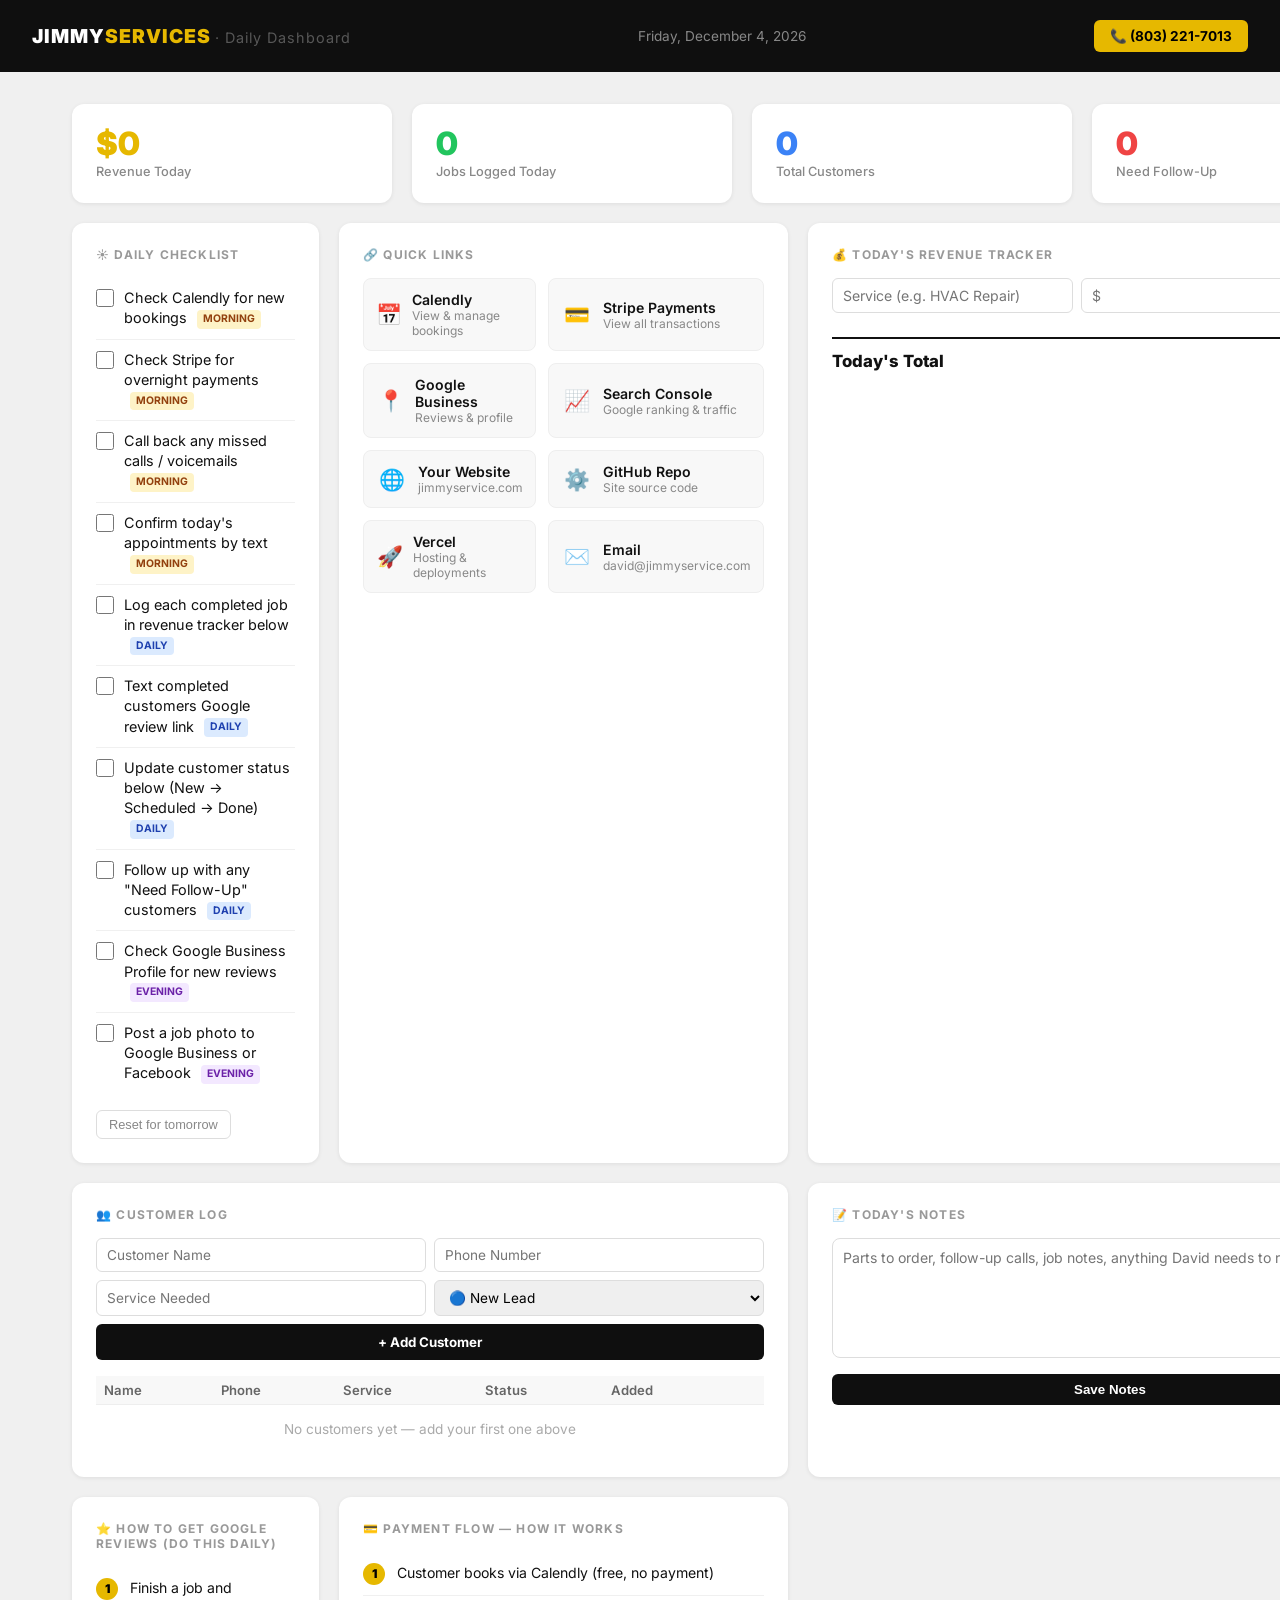
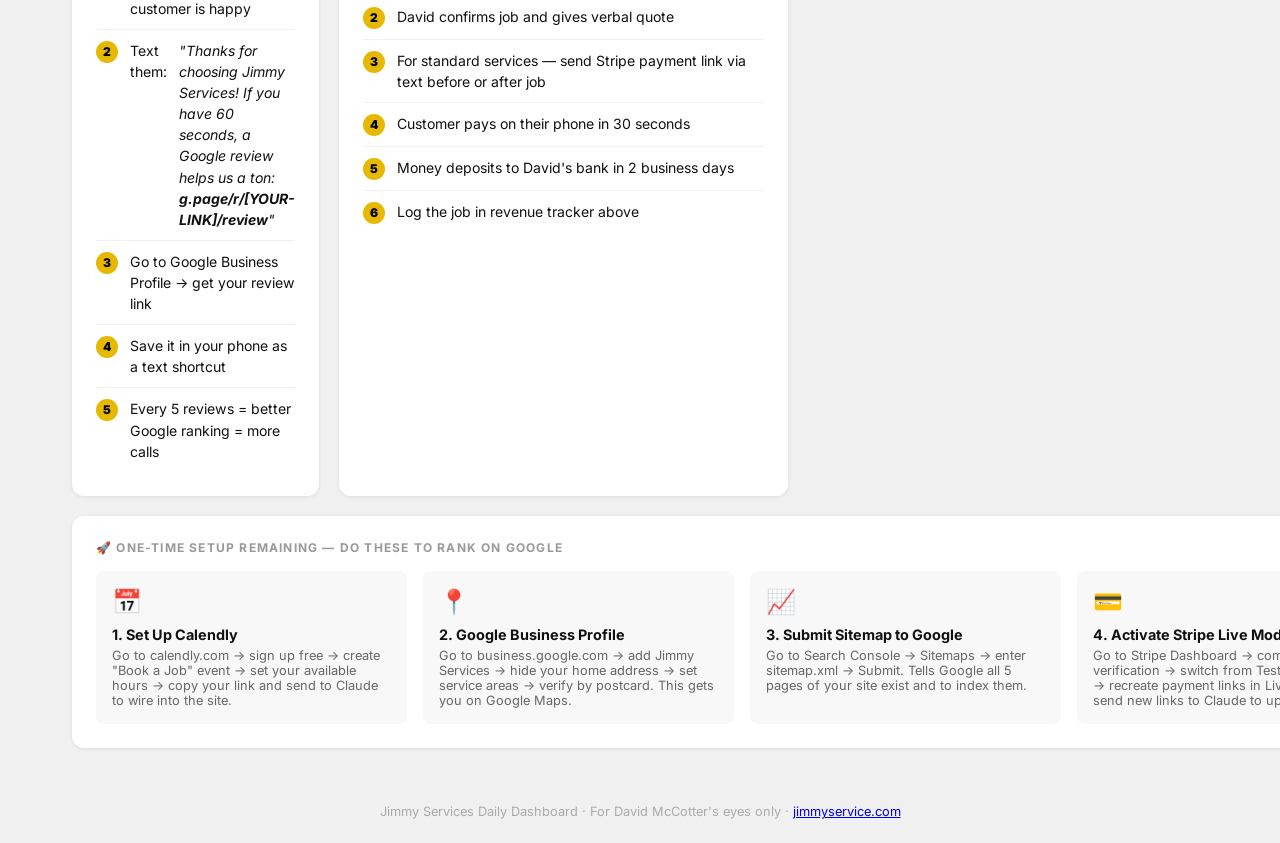
<file: dashboard.html>
<!DOCTYPE html>
<html lang="en">
<head>
  <meta charset="UTF-8" />
  <meta name="viewport" content="width=device-width, initial-scale=1.0" />
  <title>Jimmy Services — Daily Operations Dashboard</title>
  <meta name="robots" content="noindex, nofollow" />
  <link rel="preconnect" href="https://fonts.googleapis.com" />
  <link href="https://fonts.googleapis.com/css2?family=Inter:wght@400;500;600;700;800;900&display=swap" rel="stylesheet" />
  <style>
    *, *::before, *::after { box-sizing: border-box; margin: 0; padding: 0; }
    :root {
      --gold: #e6b800;
      --dark: #0f0f0f;
      --dark2: #1a1a1a;
      --green: #22c55e;
      --red: #ef4444;
      --blue: #3b82f6;
    }
    body { font-family: 'Inter', sans-serif; background: #f0f0f0; color: #111; }

    /* HEADER */
    .db-header { background: var(--dark); padding: 1.25rem 2rem; display: flex; align-items: center; justify-content: space-between; }
    .db-logo { font-size: 1.2rem; font-weight: 900; color: #fff; letter-spacing: 0.05em; }
    .db-logo span { color: var(--gold); }
    .db-date { color: rgba(255,255,255,0.5); font-size: 0.85rem; }
    .db-call { background: var(--gold); color: #000; font-weight: 700; padding: 8px 16px; border-radius: 6px; text-decoration: none; font-size: 0.85rem; }

    /* LAYOUT */
    .db-wrap { max-width: 1200px; margin: 0 auto; padding: 2rem; display: grid; grid-template-columns: 1fr 1fr 1fr; gap: 1.25rem; }
    .db-card { background: #fff; border-radius: 12px; padding: 1.5rem; box-shadow: 0 1px 4px rgba(0,0,0,0.08); }
    .db-card.full { grid-column: 1 / -1; }
    .db-card.half { grid-column: span 2; }
    .db-card h3 { font-size: 0.75rem; font-weight: 700; text-transform: uppercase; letter-spacing: 0.1em; color: #999; margin-bottom: 1rem; }

    /* STAT CARDS */
    .db-stats { display: grid; grid-template-columns: repeat(4, 1fr); gap: 1.25rem; grid-column: 1 / -1; }
    .db-stat { background: #fff; border-radius: 12px; padding: 1.5rem; box-shadow: 0 1px 4px rgba(0,0,0,0.08); }
    .db-stat-num { font-size: 2rem; font-weight: 900; line-height: 1; margin-bottom: 0.25rem; }
    .db-stat-label { font-size: 0.8rem; color: #888; font-weight: 500; }
    .db-stat.gold .db-stat-num { color: var(--gold); }
    .db-stat.green .db-stat-num { color: var(--green); }
    .db-stat.blue .db-stat-num { color: var(--blue); }
    .db-stat.red .db-stat-num { color: var(--red); }

    /* CHECKLIST */
    .checklist { list-style: none; }
    .checklist li { display: flex; align-items: flex-start; gap: 10px; padding: 10px 0; border-bottom: 1px solid #f0f0f0; font-size: 0.9rem; }
    .checklist li:last-child { border: none; }
    .checklist input[type="checkbox"] { width: 18px; height: 18px; accent-color: var(--gold); cursor: pointer; flex-shrink: 0; margin-top: 1px; }
    .checklist label { cursor: pointer; line-height: 1.4; }
    .checklist input:checked + label { text-decoration: line-through; color: #aaa; }
    .cl-tag { display: inline-block; font-size: 0.65rem; font-weight: 700; padding: 2px 6px; border-radius: 4px; margin-left: 6px; text-transform: uppercase; vertical-align: middle; }
    .cl-tag.morning { background: #fef3c7; color: #92400e; }
    .cl-tag.daily { background: #dbeafe; color: #1e40af; }
    .cl-tag.evening { background: #f3e8ff; color: #6b21a8; }

    /* QUICK LINKS */
    .ql-grid { display: grid; grid-template-columns: 1fr 1fr; gap: 0.75rem; }
    .ql-link { display: flex; align-items: center; gap: 10px; padding: 12px; background: #f8f8f8; border-radius: 8px; text-decoration: none; color: #111; font-size: 0.88rem; font-weight: 600; transition: background 0.15s; border: 1px solid #eee; }
    .ql-link:hover { background: #f0f0f0; }
    .ql-icon { font-size: 1.3rem; width: 32px; text-align: center; }
    .ql-link small { display: block; font-weight: 400; color: #888; font-size: 0.75rem; }

    /* REVENUE TRACKER */
    .rev-input-row { display: flex; gap: 0.5rem; margin-bottom: 1rem; }
    .rev-input-row input, .rev-input-row select { flex: 1; padding: 8px 10px; border: 1px solid #ddd; border-radius: 6px; font-family: inherit; font-size: 0.88rem; }
    .rev-input-row button { background: var(--gold); border: none; padding: 8px 16px; border-radius: 6px; font-weight: 700; cursor: pointer; font-family: inherit; white-space: nowrap; }
    .rev-list { list-style: none; max-height: 220px; overflow-y: auto; }
    .rev-list li { display: flex; justify-content: space-between; align-items: center; padding: 8px 0; border-bottom: 1px solid #f0f0f0; font-size: 0.88rem; }
    .rev-list li:last-child { border: none; }
    .rev-amount { font-weight: 700; color: var(--green); }
    .rev-delete { background: none; border: none; color: #ccc; cursor: pointer; font-size: 1rem; padding: 0 4px; }
    .rev-delete:hover { color: var(--red); }
    .rev-total { display: flex; justify-content: space-between; align-items: center; padding: 12px 0 0; border-top: 2px solid #111; font-weight: 800; font-size: 1.05rem; margin-top: 0.5rem; }

    /* CUSTOMER LOG */
    .cust-form { display: grid; grid-template-columns: 1fr 1fr; gap: 0.5rem; margin-bottom: 1rem; }
    .cust-form input, .cust-form select { padding: 8px 10px; border: 1px solid #ddd; border-radius: 6px; font-family: inherit; font-size: 0.85rem; }
    .cust-form button { grid-column: 1 / -1; background: var(--dark); color: #fff; border: none; padding: 10px; border-radius: 6px; font-weight: 700; cursor: pointer; font-family: inherit; }
    .cust-table { width: 100%; border-collapse: collapse; font-size: 0.82rem; }
    .cust-table th { text-align: left; padding: 6px 8px; background: #f8f8f8; color: #666; font-weight: 600; border-bottom: 1px solid #eee; }
    .cust-table td { padding: 8px; border-bottom: 1px solid #f5f5f5; vertical-align: middle; }
    .cust-table tr:last-child td { border: none; }
    .status-badge { display: inline-block; padding: 2px 8px; border-radius: 20px; font-size: 0.7rem; font-weight: 700; }
    .status-new { background: #dbeafe; color: #1d4ed8; }
    .status-scheduled { background: #fef3c7; color: #92400e; }
    .status-done { background: #dcfce7; color: #166534; }
    .status-followup { background: #fce7f3; color: #9d174d; }
    .cust-del { background: none; border: none; color: #ddd; cursor: pointer; }
    .cust-del:hover { color: var(--red); }

    /* NOTES */
    .db-notes { width: 100%; min-height: 120px; border: 1px solid #ddd; border-radius: 8px; padding: 10px; font-family: inherit; font-size: 0.88rem; resize: vertical; }

    /* HOW TO */
    .howto { list-style: none; counter-reset: steps; }
    .howto li { counter-increment: steps; display: flex; gap: 12px; padding: 10px 0; border-bottom: 1px solid #f0f0f0; font-size: 0.88rem; line-height: 1.5; }
    .howto li:last-child { border: none; }
    .howto li::before { content: counter(steps); background: var(--gold); color: #000; font-weight: 900; font-size: 0.75rem; width: 22px; height: 22px; border-radius: 50%; display: flex; align-items: center; justify-content: center; flex-shrink: 0; margin-top: 1px; }

    /* FOOTER */
    .db-footer { text-align: center; padding: 1.5rem; color: #aaa; font-size: 0.8rem; }

    @media (max-width: 900px) {
      .db-wrap { grid-template-columns: 1fr; }
      .db-stats { grid-template-columns: 1fr 1fr; }
      .db-card.half { grid-column: span 1; }
      .ql-grid { grid-template-columns: 1fr; }
    }
  </style>
</head>
<body>

<div class="db-header">
  <div class="db-logo">JIMMY<span>SERVICES</span> <span style="color:rgba(255,255,255,0.3);font-weight:400;font-size:0.9rem;">· Daily Dashboard</span></div>
  <div class="db-date" id="db-date"></div>
  <a href="tel:+18032217013" class="db-call">📞 (803) 221-7013</a>
</div>

<div class="db-wrap">

  <!-- STAT CARDS -->
  <div class="db-stats">
    <div class="db-stat gold">
      <div class="db-stat-num" id="stat-revenue">$0</div>
      <div class="db-stat-label">Revenue Today</div>
    </div>
    <div class="db-stat green">
      <div class="db-stat-num" id="stat-jobs">0</div>
      <div class="db-stat-label">Jobs Logged Today</div>
    </div>
    <div class="db-stat blue">
      <div class="db-stat-num" id="stat-customers">0</div>
      <div class="db-stat-label">Total Customers</div>
    </div>
    <div class="db-stat red">
      <div class="db-stat-num" id="stat-followup">0</div>
      <div class="db-stat-label">Need Follow-Up</div>
    </div>
  </div>

  <!-- DAILY CHECKLIST -->
  <div class="db-card">
    <h3>☀️ Daily Checklist</h3>
    <ul class="checklist" id="checklist">
      <li><input type="checkbox" id="c1"><label for="c1">Check Calendly for new bookings <span class="cl-tag morning">Morning</span></label></li>
      <li><input type="checkbox" id="c2"><label for="c2">Check Stripe for overnight payments <span class="cl-tag morning">Morning</span></label></li>
      <li><input type="checkbox" id="c3"><label for="c3">Call back any missed calls / voicemails <span class="cl-tag morning">Morning</span></label></li>
      <li><input type="checkbox" id="c4"><label for="c4">Confirm today's appointments by text <span class="cl-tag morning">Morning</span></label></li>
      <li><input type="checkbox" id="c5"><label for="c5">Log each completed job in revenue tracker below <span class="cl-tag daily">Daily</span></label></li>
      <li><input type="checkbox" id="c6"><label for="c6">Text completed customers Google review link <span class="cl-tag daily">Daily</span></label></li>
      <li><input type="checkbox" id="c7"><label for="c7">Update customer status below (New → Scheduled → Done) <span class="cl-tag daily">Daily</span></label></li>
      <li><input type="checkbox" id="c8"><label for="c8">Follow up with any "Need Follow-Up" customers <span class="cl-tag daily">Daily</span></label></li>
      <li><input type="checkbox" id="c9"><label for="c9">Check Google Business Profile for new reviews <span class="cl-tag evening">Evening</span></label></li>
      <li><input type="checkbox" id="c10"><label for="c10">Post a job photo to Google Business or Facebook <span class="cl-tag evening">Evening</span></label></li>
    </ul>
    <button onclick="resetChecklist()" style="margin-top:1rem;background:none;border:1px solid #ddd;padding:6px 12px;border-radius:6px;font-size:0.8rem;cursor:pointer;color:#888;">Reset for tomorrow</button>
  </div>

  <!-- QUICK LINKS -->
  <div class="db-card">
    <h3>🔗 Quick Links</h3>
    <div class="ql-grid">
      <a class="ql-link" href="https://calendly.com/event_types/user/me" target="_blank">
        <span class="ql-icon">📅</span><div>Calendly<small>View & manage bookings</small></div>
      </a>
      <a class="ql-link" href="https://dashboard.stripe.com/payments" target="_blank">
        <span class="ql-icon">💳</span><div>Stripe Payments<small>View all transactions</small></div>
      </a>
      <a class="ql-link" href="https://business.google.com" target="_blank">
        <span class="ql-icon">📍</span><div>Google Business<small>Reviews & profile</small></div>
      </a>
      <a class="ql-link" href="https://search.google.com/search-console" target="_blank">
        <span class="ql-icon">📈</span><div>Search Console<small>Google ranking & traffic</small></div>
      </a>
      <a class="ql-link" href="https://jimmyservice.com" target="_blank">
        <span class="ql-icon">🌐</span><div>Your Website<small>jimmyservice.com</small></div>
      </a>
      <a class="ql-link" href="https://github.com/phillipstokes90/jimmyservices" target="_blank">
        <span class="ql-icon">⚙️</span><div>GitHub Repo<small>Site source code</small></div>
      </a>
      <a class="ql-link" href="https://vercel.com/phillipstokes90-3941s-projects/jimmyservices" target="_blank">
        <span class="ql-icon">🚀</span><div>Vercel<small>Hosting & deployments</small></div>
      </a>
      <a class="ql-link" href="mailto:david@jimmyservice.com" target="_blank">
        <span class="ql-icon">✉️</span><div>Email<small>david@jimmyservice.com</small></div>
      </a>
    </div>
  </div>

  <!-- REVENUE TRACKER -->
  <div class="db-card">
    <h3>💰 Today's Revenue Tracker</h3>
    <div class="rev-input-row">
      <input type="text" id="rev-service" placeholder="Service (e.g. HVAC Repair)" />
      <input type="number" id="rev-amount" placeholder="$" min="0" />
      <button onclick="addRevenue()">Add</button>
    </div>
    <ul class="rev-list" id="rev-list"></ul>
    <div class="rev-total"><span>Today's Total</span><span id="rev-total-num" style="color:var(--green)">$0</span></div>
  </div>

  <!-- CUSTOMER LOG -->
  <div class="db-card half">
    <h3>👥 Customer Log</h3>
    <div class="cust-form">
      <input type="text" id="cust-name" placeholder="Customer Name" />
      <input type="tel" id="cust-phone" placeholder="Phone Number" />
      <input type="text" id="cust-service" placeholder="Service Needed" />
      <select id="cust-status">
        <option value="new">🔵 New Lead</option>
        <option value="scheduled">🟡 Scheduled</option>
        <option value="done">🟢 Job Done</option>
        <option value="followup">🔴 Follow-Up Needed</option>
      </select>
      <button onclick="addCustomer()">+ Add Customer</button>
    </div>
    <div style="overflow-x:auto;">
      <table class="cust-table">
        <thead>
          <tr><th>Name</th><th>Phone</th><th>Service</th><th>Status</th><th>Added</th><th></th></tr>
        </thead>
        <tbody id="cust-tbody"></tbody>
      </table>
    </div>
  </div>

  <!-- NOTES -->
  <div class="db-card">
    <h3>📝 Today's Notes</h3>
    <textarea class="db-notes" id="db-notes" placeholder="Parts to order, follow-up calls, job notes, anything David needs to remember..."></textarea>
    <button onclick="saveNotes()" style="margin-top:0.75rem;background:var(--dark);color:#fff;border:none;padding:8px 16px;border-radius:6px;font-weight:700;cursor:pointer;width:100%;">Save Notes</button>
    <p id="notes-saved" style="font-size:0.75rem;color:var(--green);margin-top:0.5rem;display:none;">✅ Saved</p>
  </div>

  <!-- HOW TO GET REVIEWS -->
  <div class="db-card">
    <h3>⭐ How to Get Google Reviews (Do This Daily)</h3>
    <ol class="howto">
      <li>Finish a job and customer is happy</li>
      <li>Text them: <em>"Thanks for choosing Jimmy Services! If you have 60 seconds, a Google review helps us a ton: <strong>g.page/r/[YOUR-LINK]/review</strong>"</em></li>
      <li>Go to Google Business Profile → get your review link</li>
      <li>Save it in your phone as a text shortcut</li>
      <li>Every 5 reviews = better Google ranking = more calls</li>
    </ol>
  </div>

  <!-- HOW TO MANAGE PAYMENTS -->
  <div class="db-card">
    <h3>💳 Payment Flow — How It Works</h3>
    <ol class="howto">
      <li>Customer books via Calendly (free, no payment)</li>
      <li>David confirms job and gives verbal quote</li>
      <li>For standard services — send Stripe payment link via text before or after job</li>
      <li>Customer pays on their phone in 30 seconds</li>
      <li>Money deposits to David's bank in 2 business days</li>
      <li>Log the job in revenue tracker above</li>
    </ol>
  </div>

  <!-- GOOGLE SETUP STEPS -->
  <div class="db-card full">
    <h3>🚀 One-Time Setup Remaining — Do These to Rank on Google</h3>
    <div style="display:grid;grid-template-columns:repeat(4,1fr);gap:1rem;margin-top:0.5rem;">
      <div style="background:#f8f8f8;border-radius:8px;padding:1rem;">
        <div style="font-size:1.5rem;margin-bottom:0.5rem;">📅</div>
        <strong style="font-size:0.9rem;">1. Set Up Calendly</strong>
        <p style="font-size:0.8rem;color:#666;margin-top:0.25rem;">Go to calendly.com → sign up free → create "Book a Job" event → set your available hours → copy your link and send to Claude to wire into the site.</p>
      </div>
      <div style="background:#f8f8f8;border-radius:8px;padding:1rem;">
        <div style="font-size:1.5rem;margin-bottom:0.5rem;">📍</div>
        <strong style="font-size:0.9rem;">2. Google Business Profile</strong>
        <p style="font-size:0.8rem;color:#666;margin-top:0.25rem;">Go to business.google.com → add Jimmy Services → hide your home address → set service areas → verify by postcard. This gets you on Google Maps.</p>
      </div>
      <div style="background:#f8f8f8;border-radius:8px;padding:1rem;">
        <div style="font-size:1.5rem;margin-bottom:0.5rem;">📈</div>
        <strong style="font-size:0.9rem;">3. Submit Sitemap to Google</strong>
        <p style="font-size:0.8rem;color:#666;margin-top:0.25rem;">Go to Search Console → Sitemaps → enter sitemap.xml → Submit. Tells Google all 5 pages of your site exist and to index them.</p>
      </div>
      <div style="background:#f8f8f8;border-radius:8px;padding:1rem;">
        <div style="font-size:1.5rem;margin-bottom:0.5rem;">💳</div>
        <strong style="font-size:0.9rem;">4. Activate Stripe Live Mode</strong>
        <p style="font-size:0.8rem;color:#666;margin-top:0.25rem;">Go to Stripe Dashboard → complete business verification → switch from Test to Live mode → recreate payment links in Live mode → send new links to Claude to update site.</p>
      </div>
    </div>
  </div>

</div>

<div class="db-footer">Jimmy Services Daily Dashboard · For David McCotter's eyes only · <a href="https://jimmyservice.com" target="_blank">jimmyservice.com</a></div>

<script>
  // Date display
  const days = ['Sunday','Monday','Tuesday','Wednesday','Thursday','Friday','Saturday'];
  const months = ['January','February','March','April','May','June','July','August','September','October','November','December'];
  const now = new Date();
  document.getElementById('db-date').textContent = `${days[now.getDay()]}, ${months[now.getMonth()]} ${now.getDate()}, ${now.getFullYear()}`;

  // ---- CHECKLIST ----
  function loadChecklist() {
    const today = new Date().toDateString();
    const saved = JSON.parse(localStorage.getItem('checklist_' + today) || '{}');
    document.querySelectorAll('.checklist input[type="checkbox"]').forEach(cb => {
      if (saved[cb.id]) cb.checked = true;
      cb.addEventListener('change', saveChecklist);
    });
  }
  function saveChecklist() {
    const today = new Date().toDateString();
    const state = {};
    document.querySelectorAll('.checklist input[type="checkbox"]').forEach(cb => { state[cb.id] = cb.checked; });
    localStorage.setItem('checklist_' + today, JSON.stringify(state));
  }
  function resetChecklist() {
    document.querySelectorAll('.checklist input[type="checkbox"]').forEach(cb => cb.checked = false);
    saveChecklist();
  }

  // ---- REVENUE ----
  let revenue = JSON.parse(localStorage.getItem('revenue_' + new Date().toDateString()) || '[]');
  function renderRevenue() {
    const list = document.getElementById('rev-list');
    list.innerHTML = revenue.map((r, i) => `
      <li>
        <span>${r.service}</span>
        <span><span class="rev-amount">$${r.amount}</span>
        <button class="rev-delete" onclick="deleteRevenue(${i})">✕</button></span>
      </li>`).join('');
    const total = revenue.reduce((s, r) => s + Number(r.amount), 0);
    document.getElementById('rev-total-num').textContent = '$' + total.toLocaleString();
    document.getElementById('stat-revenue').textContent = '$' + total.toLocaleString();
    document.getElementById('stat-jobs').textContent = revenue.length;
  }
  function addRevenue() {
    const service = document.getElementById('rev-service').value.trim();
    const amount = document.getElementById('rev-amount').value;
    if (!service || !amount) return;
    revenue.push({ service, amount });
    localStorage.setItem('revenue_' + new Date().toDateString(), JSON.stringify(revenue));
    document.getElementById('rev-service').value = '';
    document.getElementById('rev-amount').value = '';
    renderRevenue();
  }
  function deleteRevenue(i) {
    revenue.splice(i, 1);
    localStorage.setItem('revenue_' + new Date().toDateString(), JSON.stringify(revenue));
    renderRevenue();
  }

  // ---- CUSTOMERS ----
  let customers = JSON.parse(localStorage.getItem('js_customers') || '[]');
  const statusLabels = { new: '<span class="status-badge status-new">New Lead</span>', scheduled: '<span class="status-badge status-scheduled">Scheduled</span>', done: '<span class="status-badge status-done">Done</span>', followup: '<span class="status-badge status-followup">Follow-Up</span>' };
  function renderCustomers() {
    const tbody = document.getElementById('cust-tbody');
    tbody.innerHTML = customers.map((c, i) => `
      <tr>
        <td><strong>${c.name}</strong></td>
        <td><a href="tel:${c.phone}" style="color:inherit;">${c.phone}</a></td>
        <td>${c.service}</td>
        <td>${statusLabels[c.status]}</td>
        <td style="color:#aaa;font-size:0.78rem;">${c.date}</td>
        <td><button class="cust-del" onclick="deleteCustomer(${i})">✕</button></td>
      </tr>`).join('') || '<tr><td colspan="6" style="text-align:center;color:#aaa;padding:1rem;font-size:0.85rem;">No customers yet — add your first one above</td></tr>';
    document.getElementById('stat-customers').textContent = customers.length;
    document.getElementById('stat-followup').textContent = customers.filter(c => c.status === 'followup').length;
  }
  function addCustomer() {
    const name = document.getElementById('cust-name').value.trim();
    const phone = document.getElementById('cust-phone').value.trim();
    const service = document.getElementById('cust-service').value.trim();
    const status = document.getElementById('cust-status').value;
    if (!name || !phone) return alert('Name and phone are required.');
    customers.unshift({ name, phone, service, status, date: new Date().toLocaleDateString() });
    localStorage.setItem('js_customers', JSON.stringify(customers));
    ['cust-name','cust-phone','cust-service'].forEach(id => document.getElementById(id).value = '');
    renderCustomers();
  }
  function deleteCustomer(i) {
    if (!confirm('Remove this customer?')) return;
    customers.splice(i, 1);
    localStorage.setItem('js_customers', JSON.stringify(customers));
    renderCustomers();
  }

  // ---- NOTES ----
  function loadNotes() {
    const today = new Date().toDateString();
    document.getElementById('db-notes').value = localStorage.getItem('notes_' + today) || '';
  }
  function saveNotes() {
    const today = new Date().toDateString();
    localStorage.setItem('notes_' + today, document.getElementById('db-notes').value);
    const msg = document.getElementById('notes-saved');
    msg.style.display = 'block';
    setTimeout(() => msg.style.display = 'none', 2000);
  }

  // Init
  loadChecklist();
  loadNotes();
  renderRevenue();
  renderCustomers();
</script>
</body>
</html>
</file>
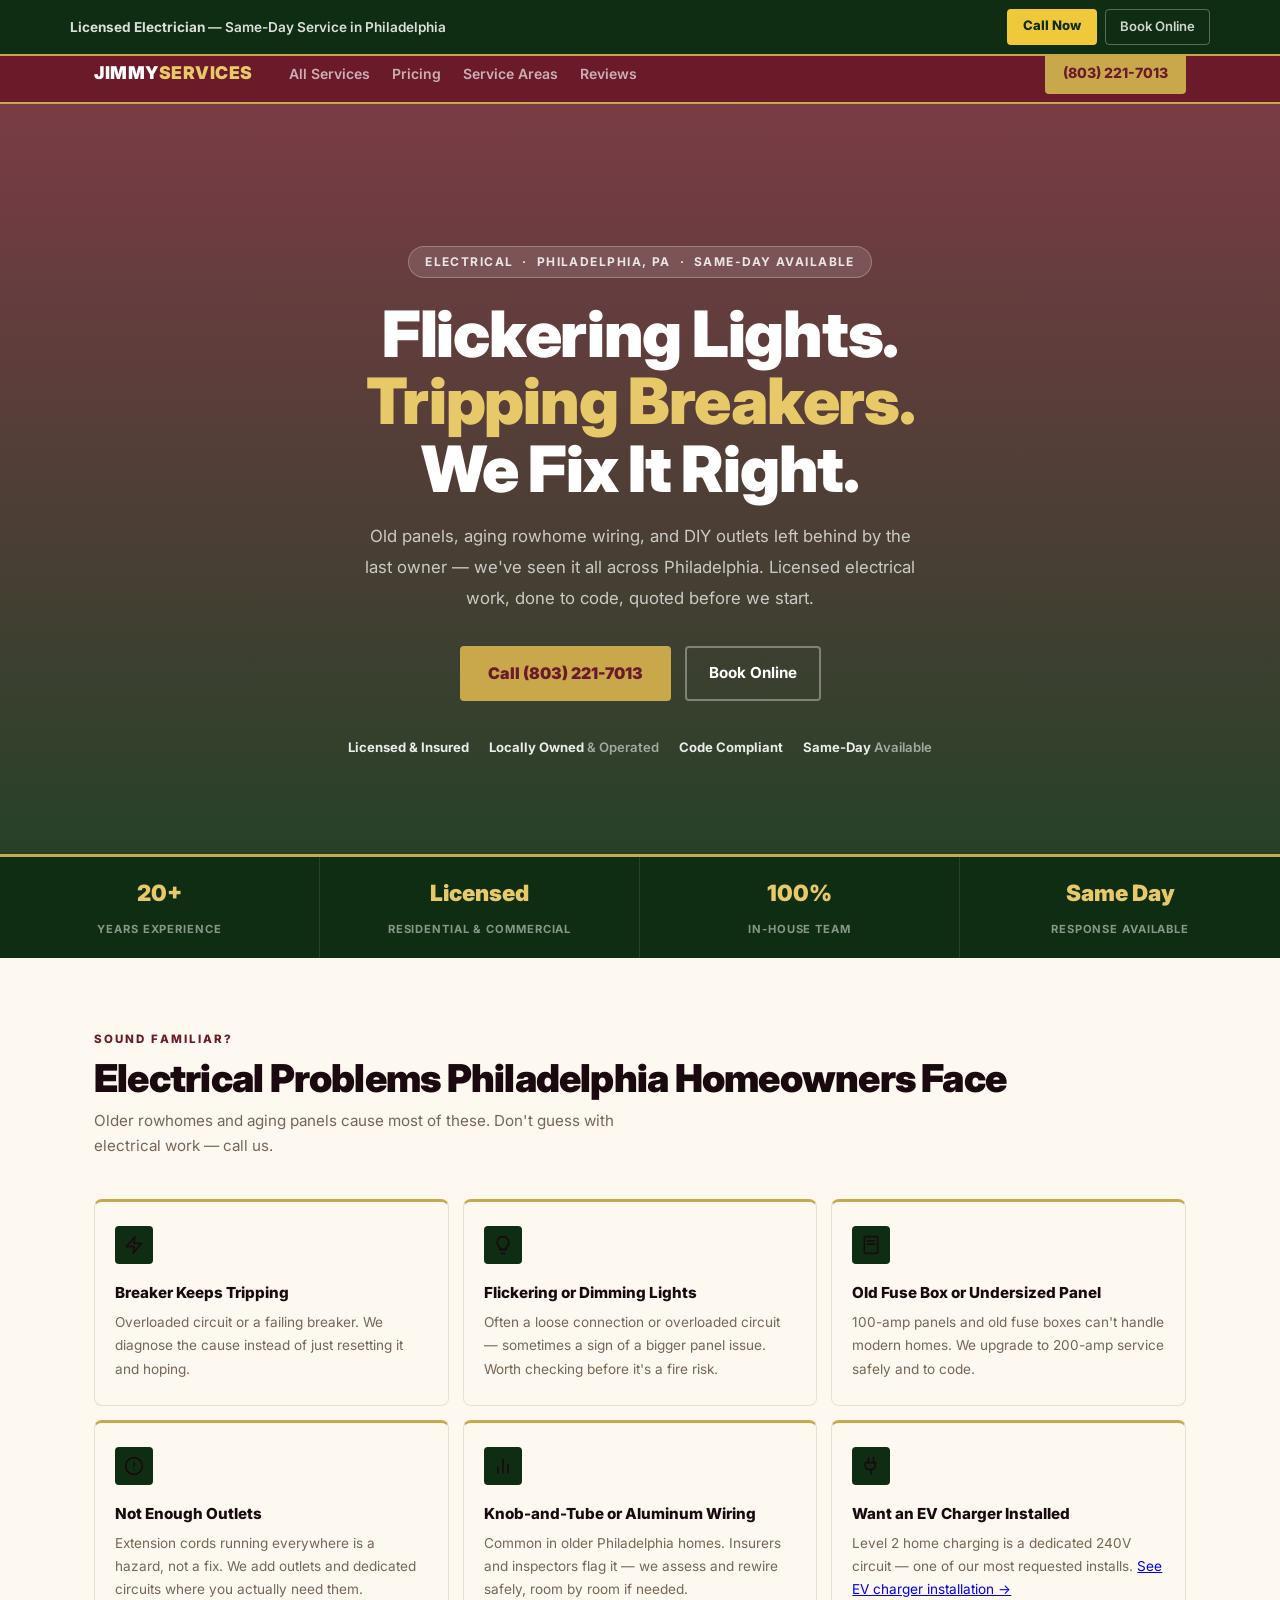
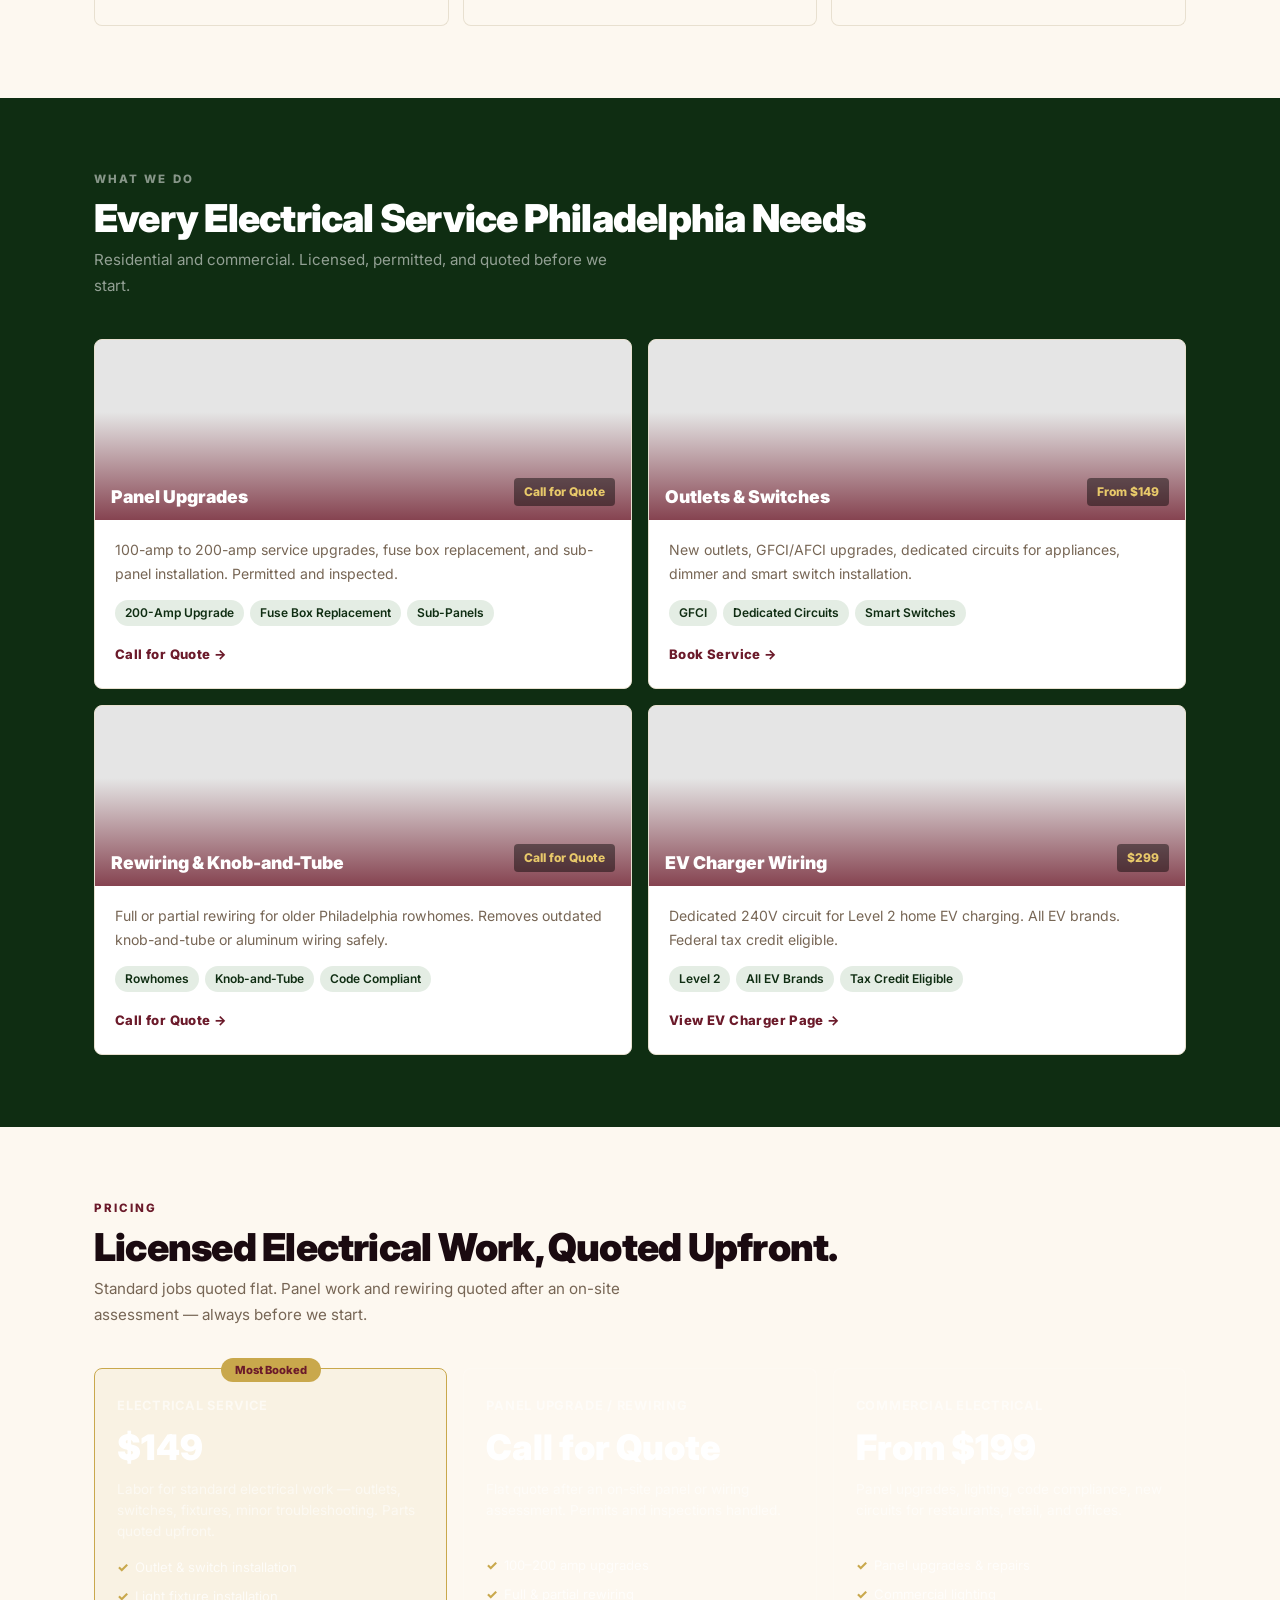
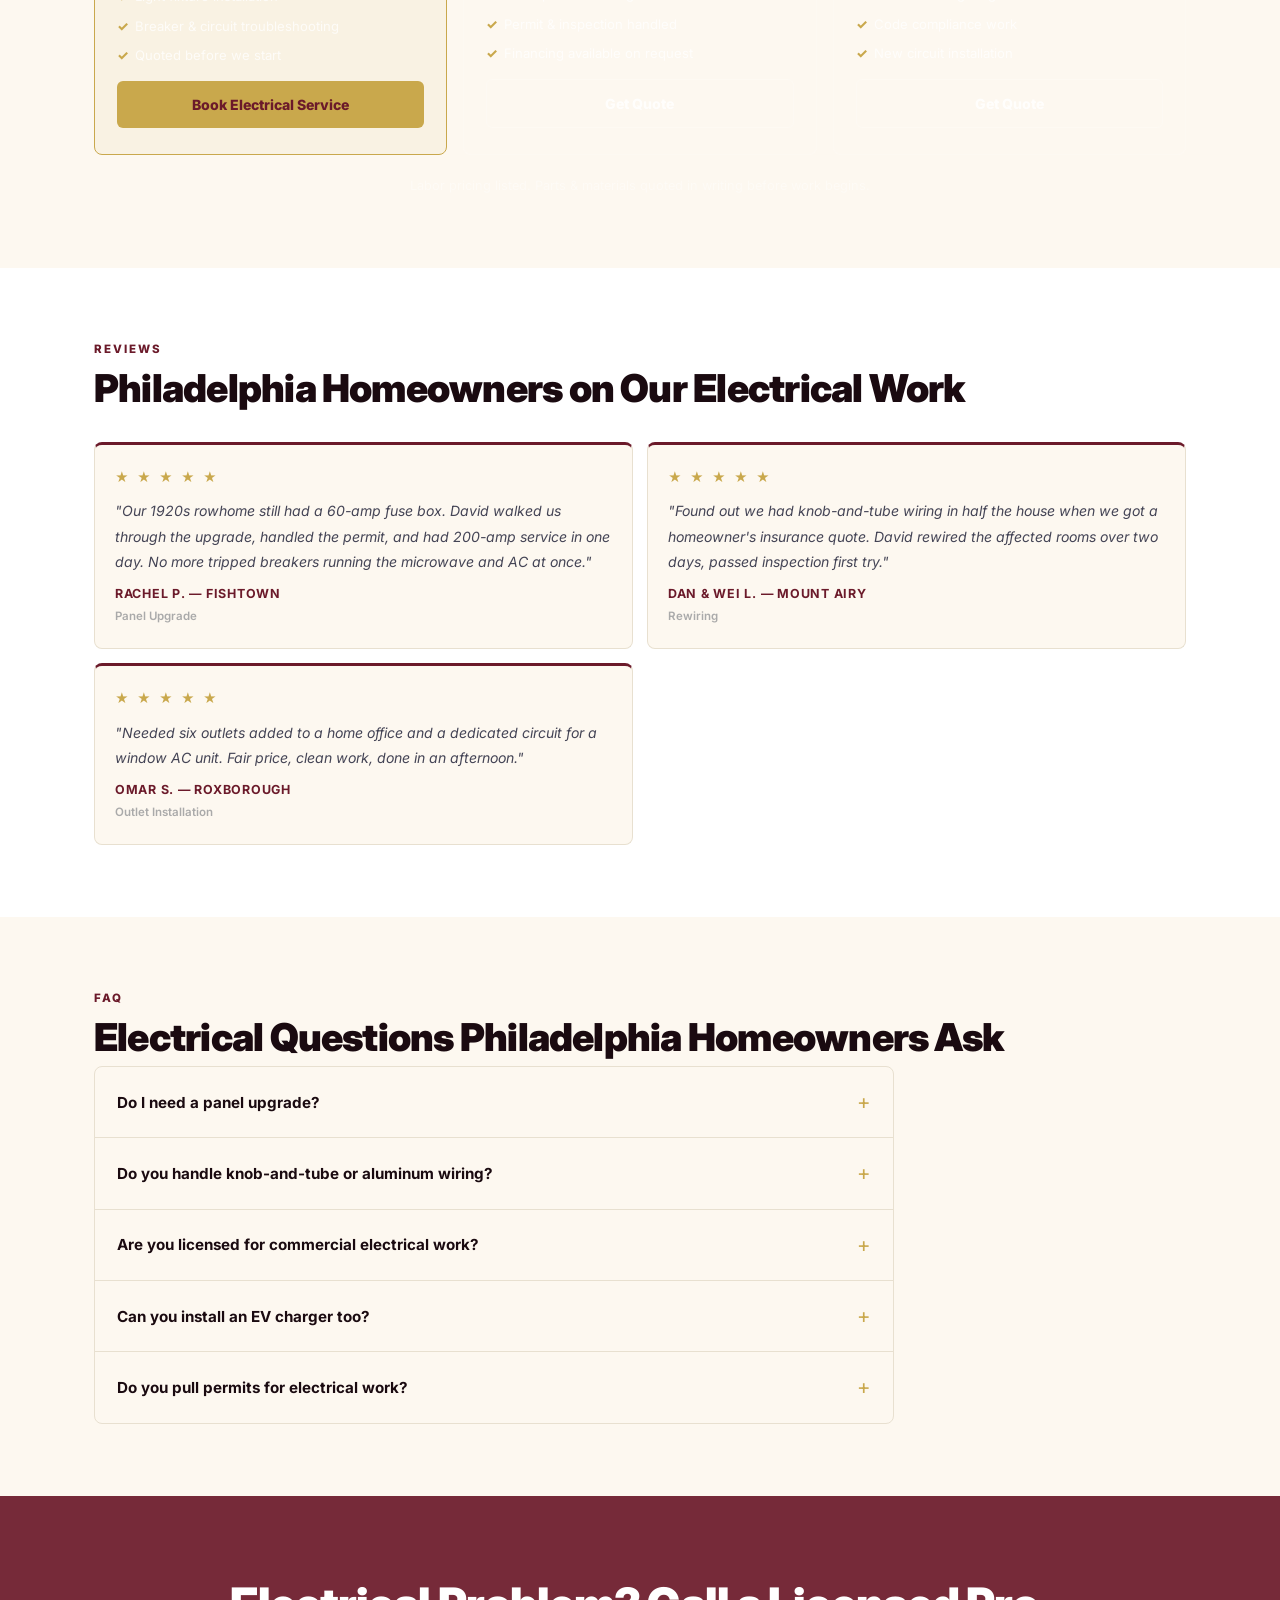
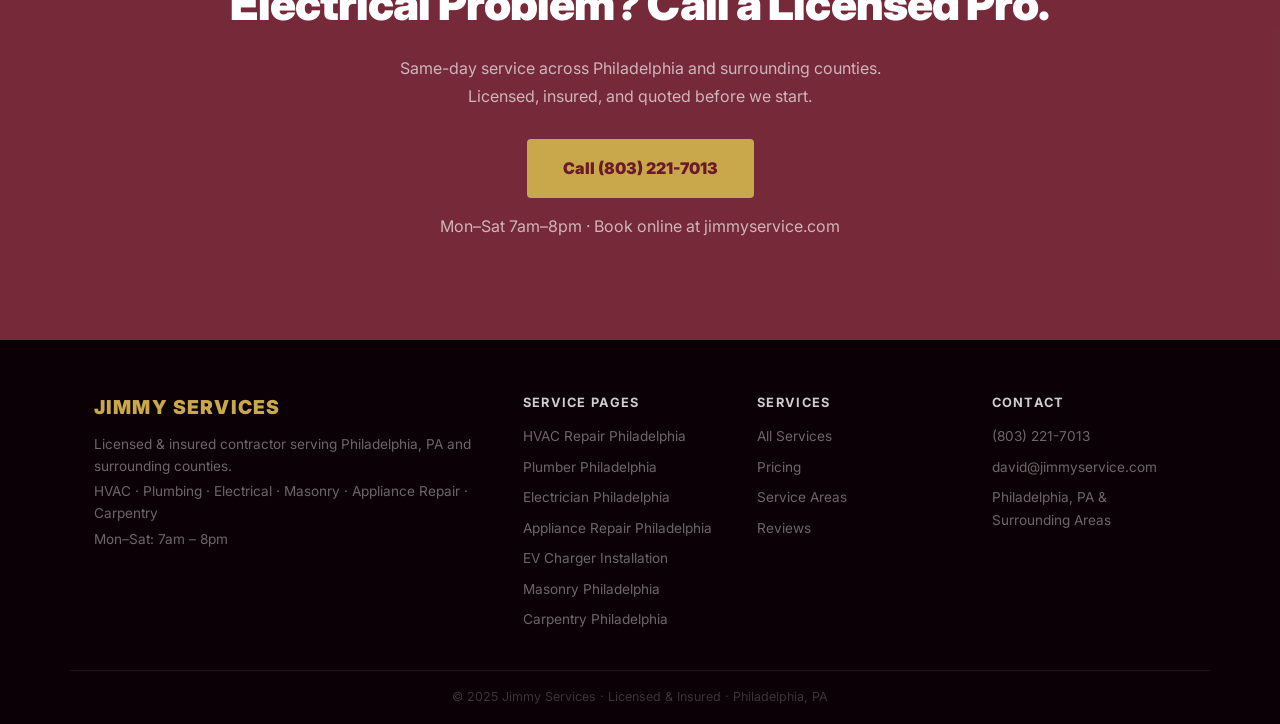
<file: electrician-philadelphia.html>
<!DOCTYPE html>
<html lang="en">
<head>
  <meta charset="UTF-8" />
  <meta name="viewport" content="width=device-width, initial-scale=1.0" />

  <!-- Google Analytics (GA4) -->
  <script async src="https://www.googletagmanager.com/gtag/js?id=G-YTEMLBG114"></script>
  <script>
    window.dataLayer = window.dataLayer || [];
    function gtag(){dataLayer.push(arguments);}
    gtag('js', new Date());
    gtag('config', 'G-YTEMLBG114');
  </script>

  <title>Electrician Philadelphia PA | Panel Upgrades &amp; Wiring | Jimmy Services</title>
  <meta name="description" content="Licensed electrician in Philadelphia PA. Panel upgrades, rewiring, outlets, lighting, code compliance. Residential & commercial. Same-day available. Call (803) 221-7013." />
  <meta name="keywords" content="electrician Philadelphia PA, panel upgrade Philadelphia, rewiring Philadelphia rowhome, licensed electrician Philadelphia, commercial electrician Philadelphia" />
  <meta name="robots" content="index, follow" />
  <meta name="google-site-verification" content="N_kxR-XTdTbGt_gOEmPHeKf9IIF_7tyPon5Lat2CoCs" />
  <link rel="canonical" href="https://jimmyservice.com/electrician-philadelphia.html" />

  <meta property="og:title" content="Electrician Philadelphia PA | Panel Upgrades &amp; Wiring | Jimmy Services" />
  <meta property="og:description" content="Licensed electrician in Philadelphia PA. Panel upgrades, rewiring, outlets, lighting, code compliance. Call (803) 221-7013." />
  <meta property="og:type" content="website" />
  <meta property="og:url" content="https://jimmyservice.com/electrician-philadelphia.html" />
  <meta property="og:image" content="https://images.unsplash.com/photo-1621905251918-48416bd8575a?w=1200&fit=crop&auto=format&q=80" />
  <meta property="og:locale" content="en_US" />

  <meta name="twitter:card" content="summary_large_image" />
  <meta name="twitter:title" content="Electrician Philadelphia PA | Jimmy Services" />
  <meta name="twitter:description" content="Licensed electrician in Philadelphia PA. Panel upgrades, rewiring, outlets, lighting. Call (803) 221-7013." />

  <script type="application/ld+json">
  {
    "@context": "https://schema.org",
    "@type": "Service",
    "name": "Electrician Philadelphia PA",
    "provider": { "@type": "LocalBusiness", "name": "Jimmy Services", "telephone": "+18032217013", "address": { "@type": "PostalAddress", "addressLocality": "Philadelphia", "addressRegion": "PA" } },
    "areaServed": ["Philadelphia PA","Bucks County PA","Delaware County PA","Montgomery County PA","Cherry Hill NJ"],
    "hasOfferCatalog": {
      "@type": "OfferCatalog",
      "itemListElement": [
        { "@type": "Offer", "name": "Electrical Service", "price": "149", "priceCurrency": "USD" },
        { "@type": "Offer", "name": "Commercial Electrical", "price": "199", "priceCurrency": "USD" }
      ]
    },
  }
  </script>
  <script type="application/ld+json">
  {
    "@context": "https://schema.org",
    "@type": "BreadcrumbList",
    "itemListElement": [
      { "@type": "ListItem", "position": 1, "name": "Home", "item": "https://jimmyservice.com/" },
      { "@type": "ListItem", "position": 2, "name": "Electrician Philadelphia", "item": "https://jimmyservice.com/electrician-philadelphia.html" }
    ]
  }
  </script>

  <link rel="preconnect" href="https://fonts.googleapis.com" />
  <link rel="preconnect" href="https://fonts.gstatic.com" crossorigin />
  <link rel="preconnect" href="https://images.unsplash.com" crossorigin />
  <link rel="preload" as="image" href="https://images.unsplash.com/photo-1621905251918-48416bd8575a?w=1400&fit=crop&auto=format&q=80" fetchpriority="high" />
  <link href="https://fonts.googleapis.com/css2?family=Inter:wght@400;500;600;700;800;900&display=swap" rel="stylesheet" />
  <link rel="stylesheet" href="style.css" />
</head>
<body>

  <div class="sticky-bar">
    <div class="sticky-bar-inner">
      <span><strong>Licensed Electrician</strong> — Same-Day Service in Philadelphia</span>
      <div class="sticky-bar-ctas">
        <a href="tel:+18032217013" class="sticky-call">Call Now</a>
        <a href="#book" class="sticky-book">Book Online</a>
      </div>
    </div>
  </div>

  <a href="tel:+18032217013" class="mobile-float-btn" aria-label="Call Jimmy Services">Call Now</a>

  <nav id="navbar">
    <div class="container nav-inner">
      <a href="index.html" class="logo">JIMMY<span>SERVICES</span></a>
      <ul class="nav-links">
        <li><a href="index.html#services">All Services</a></li>
        <li><a href="index.html#plans">Pricing</a></li>
        <li><a href="index.html#areas">Service Areas</a></li>
        <li><a href="index.html#reviews">Reviews</a></li>
      </ul>
      <a href="tel:+18032217013" class="btn-call-nav">(803) 221-7013</a>
      <button class="hamburger" id="hamburger">&#9776;</button>
    </div>
    <div class="mobile-menu" id="mobile-menu">
      <a href="index.html">Home</a>
      <a href="index.html#services" onclick="closeMobile()">All Services</a>
      <a href="#book" onclick="closeMobile()">Book Online</a>
      <a href="tel:+18032217013" class="mc-call">(803) 221-7013</a>
    </div>
  </nav>

  <section class="hero">
    <div class="hero-bg" style="background-image:url('https://images.unsplash.com/photo-1621905251918-48416bd8575a?w=1400&fit=crop&auto=format&q=80')"></div>
    <div class="hero-overlay"></div>
    <div class="hero-content">
      <div class="hero-tag">Electrical &nbsp;&middot;&nbsp; Philadelphia, PA &nbsp;&middot;&nbsp; Same-Day Available</div>
      <h1>Flickering Lights.<br/><em>Tripping Breakers.</em><br/>We Fix It Right.</h1>
      <p>Old panels, aging rowhome wiring, and DIY outlets left behind by the last owner — we've seen it all across Philadelphia. Licensed electrical work, done to code, quoted before we start.</p>
      <div class="hero-ctas">
        <a href="tel:+18032217013" class="cta-primary">Call (803) 221-7013</a>
        <a href="#book" class="cta-secondary">Book Online</a>
      </div>
      <div class="hero-trust">
        <span><strong>Licensed &amp; Insured</strong></span>
        <span><strong>Locally Owned</strong> &amp; Operated</span>
        <span><strong>Code Compliant</strong></span>
        <span><strong>Same-Day</strong> Available</span>
      </div>
    </div>
  </section>

  <div class="stats-bar">
    <div class="stat-item"><strong>20+</strong><small>Years Experience</small></div>
    <div class="stat-item"><strong>Licensed</strong><small>Residential &amp; Commercial</small></div>
    <div class="stat-item"><strong>100%</strong><small>In-House Team</small></div>
    <div class="stat-item"><strong>Same Day</strong><small>Response Available</small></div>
  </div>

  <section class="section">
    <div class="container">
      <div class="section-kicker">Sound Familiar?</div>
      <h2 class="section-h2">Electrical Problems Philadelphia Homeowners Face</h2>
      <p class="section-sub">Older rowhomes and aging panels cause most of these. Don't guess with electrical work — call us.</p>
      <div class="why-grid">
        <div class="why-item">
          <div class="why-icon"><svg xmlns="http://www.w3.org/2000/svg" width="20" height="20" viewBox="0 0 24 24" fill="none" stroke="currentColor" stroke-width="2" stroke-linecap="round" stroke-linejoin="round"><polygon points="13 2 3 14 12 14 11 22 21 10 12 10 13 2"/></svg></div>
          <h3>Breaker Keeps Tripping</h3>
          <p>Overloaded circuit or a failing breaker. We diagnose the cause instead of just resetting it and hoping.</p>
        </div>
        <div class="why-item">
          <div class="why-icon"><svg xmlns="http://www.w3.org/2000/svg" width="20" height="20" viewBox="0 0 24 24" fill="none" stroke="currentColor" stroke-width="2" stroke-linecap="round" stroke-linejoin="round"><path d="M9 18h6M10 22h4M12 2a7 7 0 0 0-4 12.7V17h8v-2.3A7 7 0 0 0 12 2z"/></svg></div>
          <h3>Flickering or Dimming Lights</h3>
          <p>Often a loose connection or overloaded circuit — sometimes a sign of a bigger panel issue. Worth checking before it's a fire risk.</p>
        </div>
        <div class="why-item">
          <div class="why-icon"><svg xmlns="http://www.w3.org/2000/svg" width="20" height="20" viewBox="0 0 24 24" fill="none" stroke="currentColor" stroke-width="2" stroke-linecap="round" stroke-linejoin="round"><rect x="4" y="2" width="16" height="20" rx="2"/><line x1="8" y1="7" x2="16" y2="7"/><line x1="8" y1="11" x2="16" y2="11"/></svg></div>
          <h3>Old Fuse Box or Undersized Panel</h3>
          <p>100-amp panels and old fuse boxes can't handle modern homes. We upgrade to 200-amp service safely and to code.</p>
        </div>
        <div class="why-item">
          <div class="why-icon"><svg xmlns="http://www.w3.org/2000/svg" width="20" height="20" viewBox="0 0 24 24" fill="none" stroke="currentColor" stroke-width="2" stroke-linecap="round" stroke-linejoin="round"><circle cx="12" cy="12" r="10"/><line x1="12" y1="8" x2="12" y2="12"/><line x1="12" y1="16" x2="12.01" y2="16"/></svg></div>
          <h3>Not Enough Outlets</h3>
          <p>Extension cords running everywhere is a hazard, not a fix. We add outlets and dedicated circuits where you actually need them.</p>
        </div>
        <div class="why-item">
          <div class="why-icon"><svg xmlns="http://www.w3.org/2000/svg" width="20" height="20" viewBox="0 0 24 24" fill="none" stroke="currentColor" stroke-width="2" stroke-linecap="round" stroke-linejoin="round"><path d="M18 20V10M12 20V4M6 20v-6"/></svg></div>
          <h3>Knob-and-Tube or Aluminum Wiring</h3>
          <p>Common in older Philadelphia homes. Insurers and inspectors flag it — we assess and rewire safely, room by room if needed.</p>
        </div>
        <div class="why-item">
          <div class="why-icon"><svg xmlns="http://www.w3.org/2000/svg" width="20" height="20" viewBox="0 0 24 24" fill="none" stroke="currentColor" stroke-width="2" stroke-linecap="round" stroke-linejoin="round"><path d="M12 22v-5"/><path d="M9 8V2"/><path d="M15 8V2"/><path d="M18 8H6a1 1 0 0 0-1 1v3a4 4 0 0 0 4 4h4a4 4 0 0 0 4-4V9a1 1 0 0 0-1-1z"/></svg></div>
          <h3>Want an EV Charger Installed</h3>
          <p>Level 2 home charging is a dedicated 240V circuit — one of our most requested installs. <a href="ev-charger-philadelphia.html">See EV charger installation &rarr;</a></p>
        </div>
      </div>
    </div>
  </section>

  <section class="section section-dark">
    <div class="container">
      <div class="section-kicker light">What We Do</div>
      <h2 class="section-h2 light">Every Electrical Service Philadelphia Needs</h2>
      <p class="section-sub light">Residential and commercial. Licensed, permitted, and quoted before we start.</p>
      <div class="svc-grid">
        <div class="svc-card">
          <div class="svc-img" style="background-image:url('https://images.unsplash.com/photo-1621905251918-48416bd8575a?w=800&fit=crop&auto=format&q=80')">
            <div class="svc-img-overlay"></div>
            <div class="svc-img-label">
              <h3>Panel Upgrades</h3>
              <div class="svc-price-badge">Call for Quote</div>
            </div>
          </div>
          <div class="svc-body">
            <p>100-amp to 200-amp service upgrades, fuse box replacement, and sub-panel installation. Permitted and inspected.</p>
            <div class="svc-tags">
              <span class="svc-tag">200-Amp Upgrade</span><span class="svc-tag">Fuse Box Replacement</span><span class="svc-tag">Sub-Panels</span>
            </div>
            <a href="tel:+18032217013" class="svc-link">Call for Quote &rarr;</a>
          </div>
        </div>
        <div class="svc-card">
          <div class="svc-img" style="background-image:url('https://images.unsplash.com/photo-1504307651254-35680f356dfd?w=800&fit=crop&auto=format&q=80')">
            <div class="svc-img-overlay"></div>
            <div class="svc-img-label">
              <h3>Outlets &amp; Switches</h3>
              <div class="svc-price-badge">From $149</div>
            </div>
          </div>
          <div class="svc-body">
            <p>New outlets, GFCI/AFCI upgrades, dedicated circuits for appliances, dimmer and smart switch installation.</p>
            <div class="svc-tags">
              <span class="svc-tag">GFCI</span><span class="svc-tag">Dedicated Circuits</span><span class="svc-tag">Smart Switches</span>
            </div>
            <a href="https://buy.stripe.com/28EeVe1y62kU4s8duagIo05" class="svc-link">Book Service &rarr;</a>
          </div>
        </div>
        <div class="svc-card">
          <div class="svc-img" style="background-image:url('https://images.unsplash.com/photo-1558618666-fcd25c85cd64?w=800&fit=crop&auto=format&q=80')">
            <div class="svc-img-overlay"></div>
            <div class="svc-img-label">
              <h3>Rewiring &amp; Knob-and-Tube</h3>
              <div class="svc-price-badge">Call for Quote</div>
            </div>
          </div>
          <div class="svc-body">
            <p>Full or partial rewiring for older Philadelphia rowhomes. Removes outdated knob-and-tube or aluminum wiring safely.</p>
            <div class="svc-tags">
              <span class="svc-tag">Rowhomes</span><span class="svc-tag">Knob-and-Tube</span><span class="svc-tag">Code Compliant</span>
            </div>
            <a href="tel:+18032217013" class="svc-link">Call for Quote &rarr;</a>
          </div>
        </div>
        <div class="svc-card">
          <div class="svc-img" style="background-image:url('https://images.unsplash.com/photo-1593941707882-a5bba14938c7?w=800&fit=crop&auto=format&q=80')">
            <div class="svc-img-overlay"></div>
            <div class="svc-img-label">
              <h3>EV Charger Wiring</h3>
              <div class="svc-price-badge">$299</div>
            </div>
          </div>
          <div class="svc-body">
            <p>Dedicated 240V circuit for Level 2 home EV charging. All EV brands. Federal tax credit eligible.</p>
            <div class="svc-tags">
              <span class="svc-tag">Level 2</span><span class="svc-tag">All EV Brands</span><span class="svc-tag">Tax Credit Eligible</span>
            </div>
            <a href="ev-charger-philadelphia.html" class="svc-link">View EV Charger Page &rarr;</a>
          </div>
        </div>
      </div>
    </div>
  </section>

  <section class="section" id="book">
    <div class="container">
      <div class="section-kicker">Pricing</div>
      <h2 class="section-h2">Licensed Electrical Work, Quoted Upfront.</h2>
      <p class="section-sub">Standard jobs quoted flat. Panel work and rewiring quoted after an on-site assessment — always before we start.</p>
      <div class="plans-grid">
        <div class="plan-card plan-featured">
          <div class="plan-badge">Most Booked</div>
          <div class="plan-name">Electrical Service</div>
          <div class="plan-price">$149</div>
          <div class="plan-desc">Labor for standard electrical work — outlets, switches, fixtures, minor troubleshooting. Parts quoted upfront.</div>
          <ul class="plan-features">
            <li>Outlet &amp; switch installation</li>
            <li>Light fixture installation</li>
            <li>Breaker &amp; circuit troubleshooting</li>
            <li>Quoted before we start</li>
          </ul>
          <a href="https://buy.stripe.com/28EeVe1y62kU4s8duagIo05" class="plan-btn">Book Electrical Service</a>
        </div>
        <div class="plan-card">
          <div class="plan-name">Panel Upgrade / Rewiring</div>
          <div class="plan-price">Call for Quote</div>
          <div class="plan-desc">Flat quote after an on-site panel or wiring assessment. Permits and inspections handled.</div>
          <ul class="plan-features">
            <li>100&ndash;200 amp upgrades</li>
            <li>Full &amp; partial rewiring</li>
            <li>Permit &amp; inspection handled</li>
            <li>Financing available on request</li>
          </ul>
          <a href="tel:+18032217013" class="plan-btn plan-btn-outline">Get Quote</a>
        </div>
        <div class="plan-card">
          <div class="plan-name">Commercial Electrical</div>
          <div class="plan-price">From $199</div>
          <div class="plan-desc">Panel upgrades, lighting, code compliance, new circuits for restaurants, retail, and offices.</div>
          <ul class="plan-features">
            <li>Panel upgrades &amp; repairs</li>
            <li>Commercial lighting</li>
            <li>Code compliance work</li>
            <li>New circuit installation</li>
          </ul>
          <a href="tel:+18032217013" class="plan-btn plan-btn-outline">Get Quote</a>
        </div>
      </div>
      <p class="plans-note">Labor pricing listed. Parts &amp; materials quoted in writing before work begins.</p>
    </div>
  </section>

  <section class="section section-alt">
    <div class="container">
      <div class="section-kicker">Reviews</div>
      <h2 class="section-h2">Philadelphia Homeowners on Our Electrical Work</h2>
      <div class="reviews-grid">
        <div class="review">
          <div class="review-stars">&#9733; &#9733; &#9733; &#9733; &#9733;</div>
          <p>"Our 1920s rowhome still had a 60-amp fuse box. David walked us through the upgrade, handled the permit, and had 200-amp service in one day. No more tripped breakers running the microwave and AC at once."</p>
          <div class="review-by">Rachel P. &mdash; Fishtown</div>
          <div class="review-service">Panel Upgrade</div>
        </div>
        <div class="review">
          <div class="review-stars">&#9733; &#9733; &#9733; &#9733; &#9733;</div>
          <p>"Found out we had knob-and-tube wiring in half the house when we got a homeowner's insurance quote. David rewired the affected rooms over two days, passed inspection first try."</p>
          <div class="review-by">Dan &amp; Wei L. &mdash; Mount Airy</div>
          <div class="review-service">Rewiring</div>
        </div>
        <div class="review">
          <div class="review-stars">&#9733; &#9733; &#9733; &#9733; &#9733;</div>
          <p>"Needed six outlets added to a home office and a dedicated circuit for a window AC unit. Fair price, clean work, done in an afternoon."</p>
          <div class="review-by">Omar S. &mdash; Roxborough</div>
          <div class="review-service">Outlet Installation</div>
        </div>
      </div>
    </div>
  </section>

  <section class="section">
    <div class="container">
      <div class="section-kicker">FAQ</div>
      <h2 class="section-h2">Electrical Questions Philadelphia Homeowners Ask</h2>
      <div class="faq-list">
        <details class="faq-item"><summary>Do I need a panel upgrade?</summary><p>If you have a 60 or 100-amp panel, still use fuses, or your breakers trip regularly, you likely need an upgrade. We assess your panel on-site and give you an honest answer along with a flat quote.</p></details>
        <details class="faq-item"><summary>Do you handle knob-and-tube or aluminum wiring?</summary><p>Yes — very common in Philadelphia's older housing stock. We assess the scope and can often rewire room-by-room to manage cost.</p></details>
        <details class="faq-item"><summary>Are you licensed for commercial electrical work?</summary><p>Yes, licensed for both residential and commercial electrical work throughout Philadelphia County and surrounding areas.</p></details>
        <details class="faq-item"><summary>Can you install an EV charger too?</summary><p>Yes — EV charger wiring is one of our most popular jobs. See our <a href="ev-charger-philadelphia.html">EV charger installation page</a> for flat-rate pricing.</p></details>
        <details class="faq-item"><summary>Do you pull permits for electrical work?</summary><p>Yes, for any work that requires it — panel upgrades, rewiring, new circuits — we handle the permit and inspection process.</p></details>
      </div>
    </div>

    <script type="application/ld+json">
    {
      "@context": "https://schema.org",
      "@type": "FAQPage",
      "mainEntity": [
        {"@type":"Question","name":"Do I need a panel upgrade?","acceptedAnswer":{"@type":"Answer","text":"If you have a 60 or 100-amp panel, still use fuses, or breakers trip regularly, you likely need an upgrade."}},
        {"@type":"Question","name":"Do you handle knob-and-tube or aluminum wiring?","acceptedAnswer":{"@type":"Answer","text":"Yes, common in Philadelphia's older housing stock; we can rewire room-by-room to manage cost."}},
        {"@type":"Question","name":"Are you licensed for commercial electrical work?","acceptedAnswer":{"@type":"Answer","text":"Yes, licensed for residential and commercial electrical work throughout Philadelphia County."}},
        {"@type":"Question","name":"Do you pull permits for electrical work?","acceptedAnswer":{"@type":"Answer","text":"Yes, for panel upgrades, rewiring, and new circuits we handle the permit and inspection process."}}
      ]
    }
    </script>
  </section>

  <section class="bottom-cta">
    <div class="bottom-cta-bg"></div>
    <div class="bottom-cta-overlay"></div>
    <div class="container bottom-cta-content">
      <h2>Electrical Problem? Call a Licensed Pro.</h2>
      <p>Same-day service across Philadelphia and surrounding counties.<br/>Licensed, insured, and quoted before we start.</p>
      <a href="tel:+18032217013" class="bottom-cta-btn">Call (803) 221-7013</a>
      <p class="bottom-cta-sub">Mon&ndash;Sat 7am&ndash;8pm &middot; Book online at jimmyservice.com</p>
    </div>
  </section>

  <footer class="footer">
    <div class="container footer-wrap">
      <div class="footer-brand">
        <div class="footer-logo">JIMMY SERVICES</div>
        <p>Licensed &amp; insured contractor serving Philadelphia, PA and surrounding counties.</p>
        <p>HVAC &middot; Plumbing &middot; Electrical &middot; Masonry &middot; Appliance Repair &middot; Carpentry</p>
        <p>Mon&ndash;Sat: 7am &ndash; 8pm</p>
      </div>
      <div class="footer-links">
        <strong>Service Pages</strong>
        <a href="hvac-repair-philadelphia.html">HVAC Repair Philadelphia</a>
        <a href="plumber-philadelphia.html">Plumber Philadelphia</a>
        <a href="electrician-philadelphia.html">Electrician Philadelphia</a>
        <a href="appliance-repair-philadelphia.html">Appliance Repair Philadelphia</a>
        <a href="ev-charger-philadelphia.html">EV Charger Installation</a>
        <a href="masonry-philadelphia.html">Masonry Philadelphia</a>
        <a href="carpentry-philadelphia.html">Carpentry Philadelphia</a>
      </div>
      <div class="footer-links">
        <strong>Services</strong>
        <a href="index.html#services">All Services</a>
        <a href="index.html#plans">Pricing</a>
        <a href="index.html#areas">Service Areas</a>
        <a href="index.html#reviews">Reviews</a>
      </div>
      <div class="footer-contact">
        <strong>Contact</strong>
        <a href="tel:+18032217013">(803) 221-7013</a>
        <a href="mailto:david@jimmyservice.com">david@jimmyservice.com</a>
        <p>Philadelphia, PA &amp; Surrounding Areas</p>
      </div>
    </div>
    <div class="footer-bottom">
      <div class="container">&copy; 2025 Jimmy Services &middot; Licensed &amp; Insured &middot; Philadelphia, PA</div>
    </div>
  </footer>
  <script src="script.js"></script>
</body>
</html>
</file>
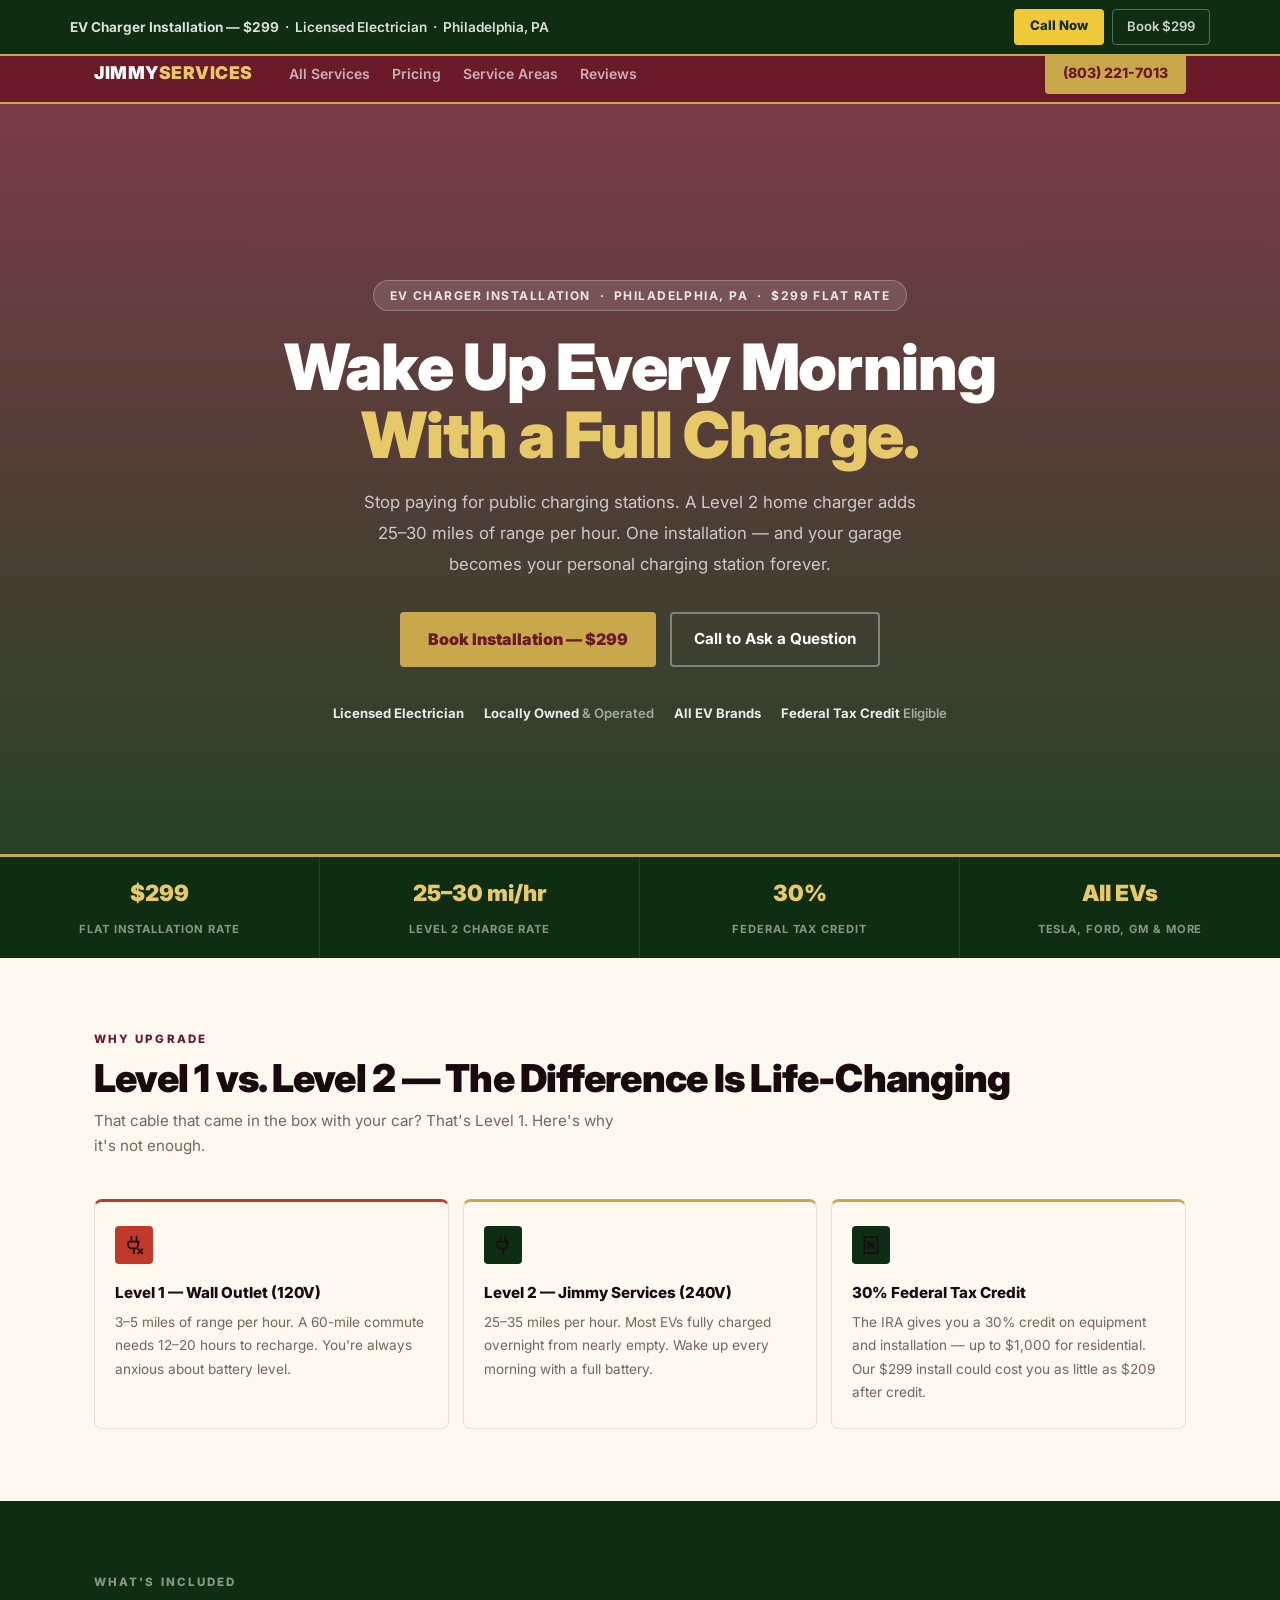
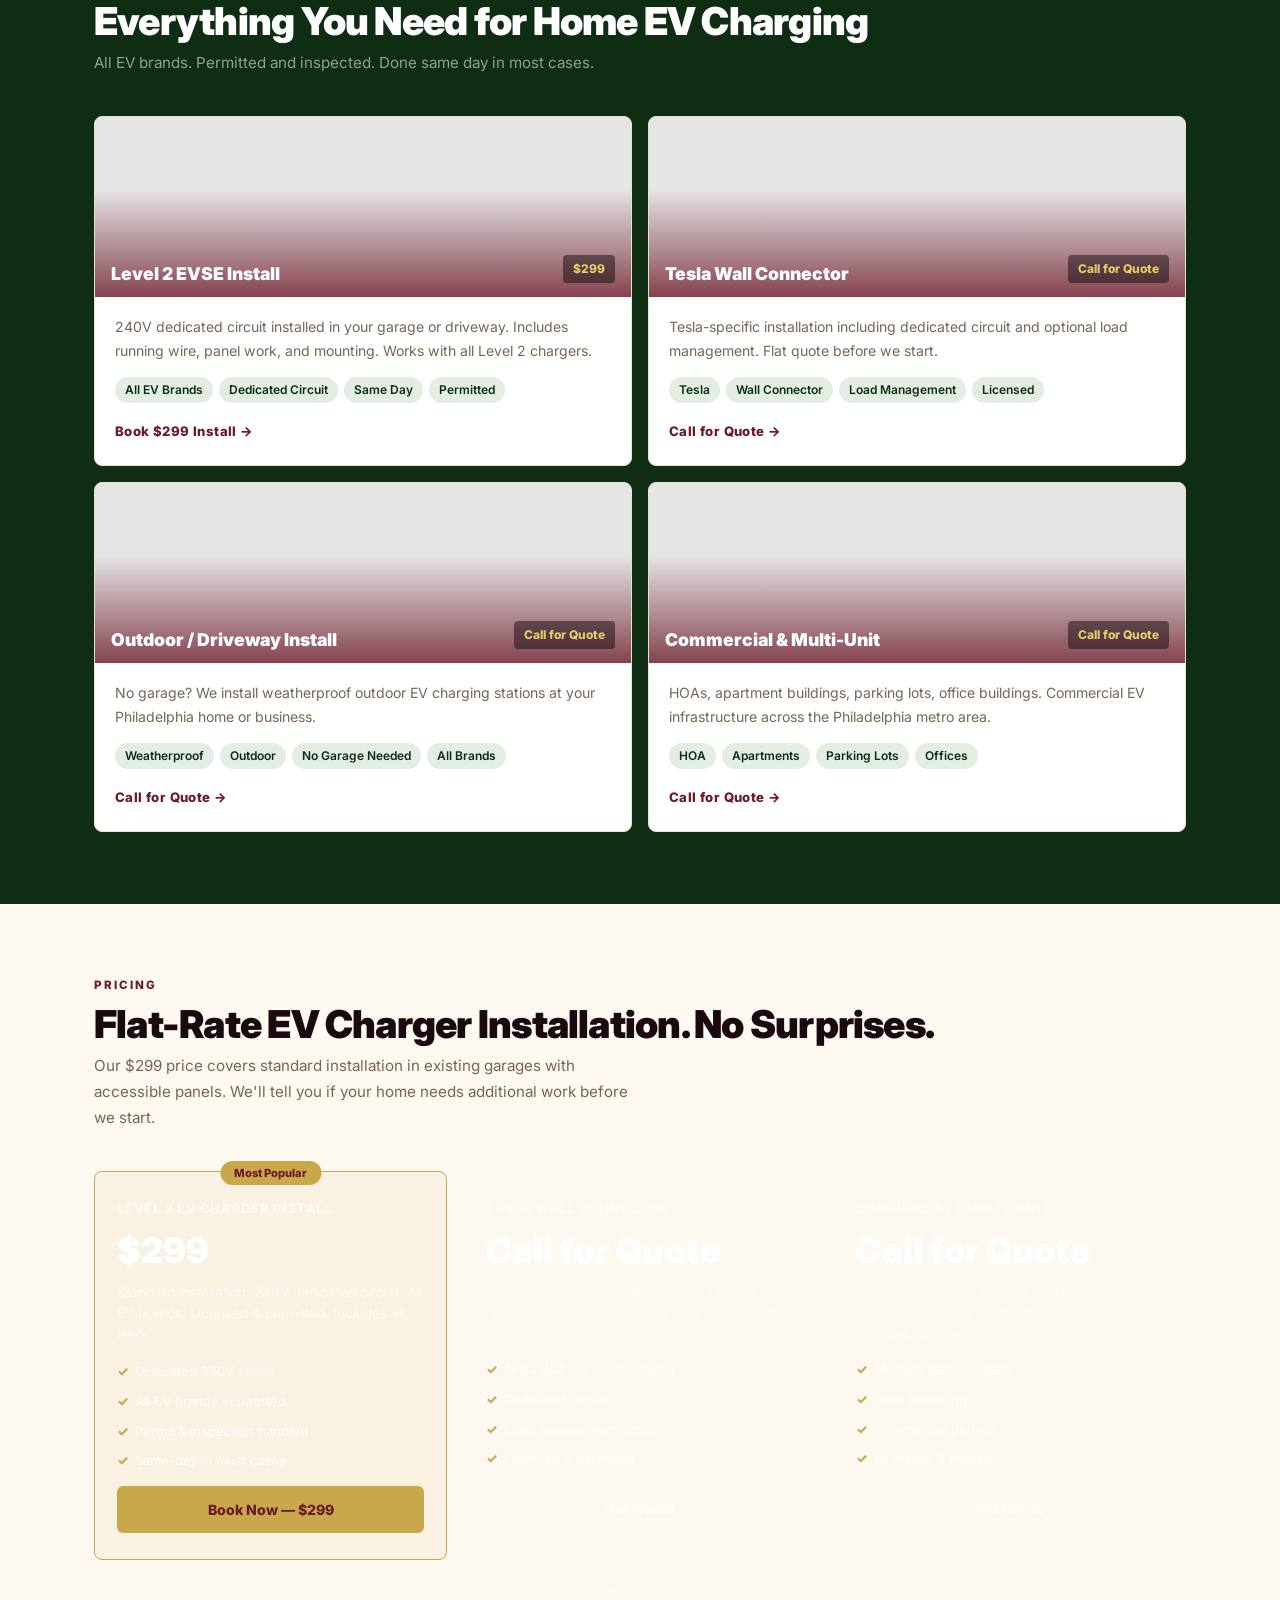
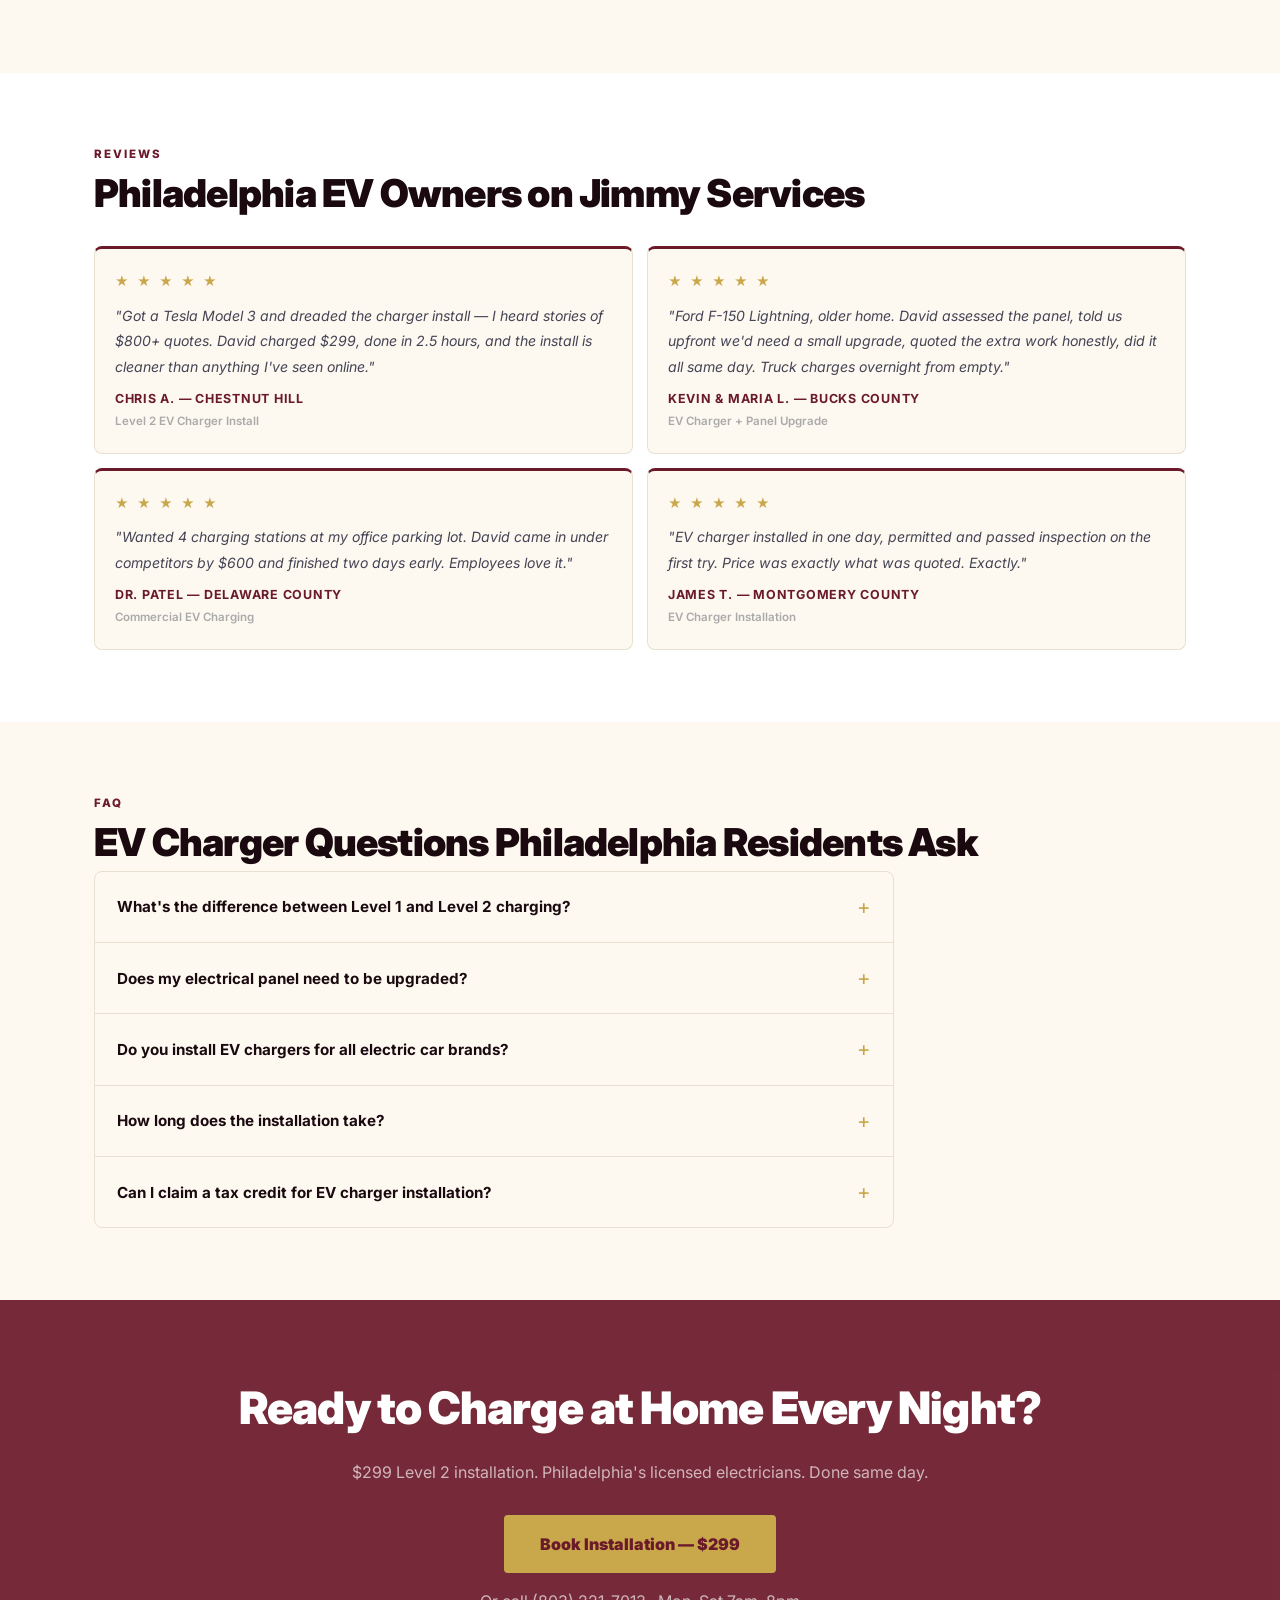
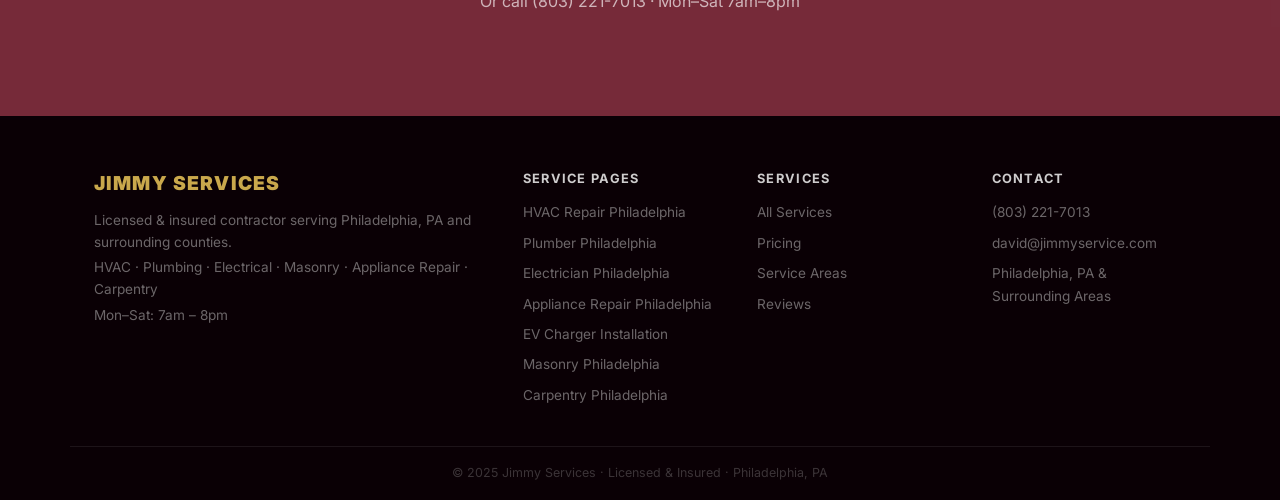
<file: ev-charger-philadelphia.html>
<!DOCTYPE html>
<html lang="en">
<head>
  <meta charset="UTF-8" />
  <meta name="viewport" content="width=device-width, initial-scale=1.0" />

  <!-- Google Analytics (GA4) -->
  <script async src="https://www.googletagmanager.com/gtag/js?id=G-YTEMLBG114"></script>
  <script>
    window.dataLayer = window.dataLayer || [];
    function gtag(){dataLayer.push(arguments);}
    gtag('js', new Date());
    gtag('config', 'G-YTEMLBG114');
  </script>

  <title>EV Charger Installation Philadelphia PA | Level 2 Home Charging | Jimmy Services</title>
  <meta name="description" content="Install a Level 2 EV charger at your Philadelphia home. $299. Licensed electrician. All EV brands. Federal tax credit eligible. Call (803) 221-7013." />
  <meta name="keywords" content="EV charger installation Philadelphia, Level 2 charger install Philadelphia, Tesla wall connector Philadelphia, home EV charging Philadelphia PA" />
  <meta name="robots" content="index, follow" />
  <meta name="google-site-verification" content="N_kxR-XTdTbGt_gOEmPHeKf9IIF_7tyPon5Lat2CoCs" />
  <link rel="canonical" href="https://jimmyservice.com/ev-charger-philadelphia.html" />

  <meta property="og:title" content="EV Charger Installation Philadelphia PA | Jimmy Services" />
  <meta property="og:description" content="Install a Level 2 EV charger at your Philadelphia home. $299 flat rate. Licensed electrician. Federal tax credit eligible. Call (803) 221-7013." />
  <meta property="og:type" content="website" />
  <meta property="og:url" content="https://jimmyservice.com/ev-charger-philadelphia.html" />
  <meta property="og:image" content="https://images.unsplash.com/photo-1593941707882-a5bba14938c7?w=1200&fit=crop&auto=format&q=80" />
  <meta property="og:locale" content="en_US" />

  <meta name="twitter:card" content="summary_large_image" />
  <meta name="twitter:title" content="EV Charger Installation Philadelphia PA | Jimmy Services" />
  <meta name="twitter:description" content="Level 2 home EV charger install, $299 flat rate. Licensed electrician. Call (803) 221-7013." />

  <script type="application/ld+json">
  {
    "@context": "https://schema.org",
    "@type": "Service",
    "name": "EV Charger Installation Philadelphia PA",
    "provider": { "@type": "LocalBusiness", "name": "Jimmy Services", "telephone": "+18032217013", "address": { "@type": "PostalAddress", "addressLocality": "Philadelphia", "addressRegion": "PA" } },
    "areaServed": ["Philadelphia PA","Bucks County PA","Delaware County PA","Montgomery County PA","Cherry Hill NJ"],
    "hasOfferCatalog": {
      "@type": "OfferCatalog",
      "itemListElement": [
        { "@type": "Offer", "name": "EV Charger Installation", "price": "299", "priceCurrency": "USD" }
      ]
    },
  }
  </script>
  <script type="application/ld+json">
  {
    "@context": "https://schema.org",
    "@type": "BreadcrumbList",
    "itemListElement": [
      { "@type": "ListItem", "position": 1, "name": "Home", "item": "https://jimmyservice.com/" },
      { "@type": "ListItem", "position": 2, "name": "EV Charger Installation Philadelphia", "item": "https://jimmyservice.com/ev-charger-philadelphia.html" }
    ]
  }
  </script>

  <link rel="preconnect" href="https://fonts.googleapis.com" />
  <link rel="preconnect" href="https://fonts.gstatic.com" crossorigin />
  <link rel="preconnect" href="https://images.unsplash.com" crossorigin />
  <link rel="preload" as="image" href="https://images.unsplash.com/photo-1593941707882-a5bba14938c7?w=1400&fit=crop&auto=format&q=80" fetchpriority="high" />
  <link href="https://fonts.googleapis.com/css2?family=Inter:wght@400;500;600;700;800;900&display=swap" rel="stylesheet" />
  <link rel="stylesheet" href="style.css" />
</head>
<body>

  <div class="sticky-bar">
    <div class="sticky-bar-inner">
      <span><strong>EV Charger Installation — $299</strong> &nbsp;&middot;&nbsp; Licensed Electrician &nbsp;&middot;&nbsp; Philadelphia, PA</span>
      <div class="sticky-bar-ctas">
        <a href="tel:+18032217013" class="sticky-call">Call Now</a>
        <a href="https://buy.stripe.com/14A14occK7Fe8Io1LsgIo06" class="sticky-book">Book $299</a>
      </div>
    </div>
  </div>

  <a href="tel:+18032217013" class="mobile-float-btn" aria-label="Call Jimmy Services">Call Now</a>

  <nav id="navbar">
    <div class="container nav-inner">
      <a href="index.html" class="logo">JIMMY<span>SERVICES</span></a>
      <ul class="nav-links">
        <li><a href="index.html#services">All Services</a></li>
        <li><a href="index.html#plans">Pricing</a></li>
        <li><a href="index.html#areas">Service Areas</a></li>
        <li><a href="index.html#reviews">Reviews</a></li>
      </ul>
      <a href="tel:+18032217013" class="btn-call-nav">(803) 221-7013</a>
      <button class="hamburger" id="hamburger">&#9776;</button>
    </div>
    <div class="mobile-menu" id="mobile-menu">
      <a href="index.html">Home</a>
      <a href="index.html#services" onclick="closeMobile()">All Services</a>
      <a href="https://buy.stripe.com/14A14occK7Fe8Io1LsgIo06" onclick="closeMobile()">Book $299 Install</a>
      <a href="tel:+18032217013" class="mc-call">(803) 221-7013</a>
    </div>
  </nav>

  <section class="hero">
    <div class="hero-bg" style="background-image:url('https://images.unsplash.com/photo-1593941707882-a5bba14938c7?w=1400&fit=crop&auto=format&q=80')"></div>
    <div class="hero-overlay"></div>
    <div class="hero-content">
      <div class="hero-tag">EV Charger Installation &nbsp;&middot;&nbsp; Philadelphia, PA &nbsp;&middot;&nbsp; $299 Flat Rate</div>
      <h1>Wake Up Every Morning<br/><em>With a Full Charge.</em></h1>
      <p>Stop paying for public charging stations. A Level 2 home charger adds 25&ndash;30 miles of range per hour. One installation — and your garage becomes your personal charging station forever.</p>
      <div class="hero-ctas">
        <a href="https://buy.stripe.com/14A14occK7Fe8Io1LsgIo06" class="cta-primary">Book Installation &mdash; $299</a>
        <a href="tel:+18032217013" class="cta-secondary">Call to Ask a Question</a>
      </div>
      <div class="hero-trust">
        <span><strong>Licensed Electrician</strong></span>
        <span><strong>Locally Owned</strong> &amp; Operated</span>
        <span><strong>All EV Brands</strong></span>
        <span><strong>Federal Tax Credit</strong> Eligible</span>
      </div>
    </div>
  </section>

  <div class="stats-bar">
    <div class="stat-item"><strong>$299</strong><small>Flat Installation Rate</small></div>
    <div class="stat-item"><strong>25&ndash;30 mi/hr</strong><small>Level 2 Charge Rate</small></div>
    <div class="stat-item"><strong>30%</strong><small>Federal Tax Credit</small></div>
    <div class="stat-item"><strong>All EVs</strong><small>Tesla, Ford, GM &amp; More</small></div>
  </div>

  <section class="section">
    <div class="container">
      <div class="section-kicker">Why Upgrade</div>
      <h2 class="section-h2">Level 1 vs. Level 2 — The Difference Is Life-Changing</h2>
      <p class="section-sub">That cable that came in the box with your car? That's Level 1. Here's why it's not enough.</p>
      <div class="why-grid">
        <div class="why-item" style="border-top-color: #c0392b;">
          <div class="why-icon" style="background:#c0392b;"><svg xmlns="http://www.w3.org/2000/svg" width="20" height="20" viewBox="0 0 24 24" fill="none" stroke="currentColor" stroke-width="2" stroke-linecap="round" stroke-linejoin="round"><path d="M12 22v-5"/><path d="M9 8V2"/><path d="M15 8V2"/><path d="M18 8H6a1 1 0 0 0-1 1v3a4 4 0 0 0 4 4h4a4 4 0 0 0 4-4V9a1 1 0 0 0-1-1z"/><line x1="17" y1="17" x2="22" y2="22"/><line x1="22" y1="17" x2="17" y2="22"/></svg></div>
          <h3>Level 1 — Wall Outlet (120V)</h3>
          <p>3&ndash;5 miles of range per hour. A 60-mile commute needs 12&ndash;20 hours to recharge. You're always anxious about battery level.</p>
        </div>
        <div class="why-item">
          <div class="why-icon"><svg xmlns="http://www.w3.org/2000/svg" width="20" height="20" viewBox="0 0 24 24" fill="none" stroke="currentColor" stroke-width="2" stroke-linecap="round" stroke-linejoin="round"><path d="M12 22v-5"/><path d="M9 8V2"/><path d="M15 8V2"/><path d="M18 8H6a1 1 0 0 0-1 1v3a4 4 0 0 0 4 4h4a4 4 0 0 0 4-4V9a1 1 0 0 0-1-1z"/></svg></div>
          <h3>Level 2 — Jimmy Services (240V)</h3>
          <p>25&ndash;35 miles per hour. Most EVs fully charged overnight from nearly empty. Wake up every morning with a full battery.</p>
        </div>
        <div class="why-item">
          <div class="why-icon"><svg xmlns="http://www.w3.org/2000/svg" width="20" height="20" viewBox="0 0 24 24" fill="none" stroke="currentColor" stroke-width="2" stroke-linecap="round" stroke-linejoin="round"><path d="M4 2v20l2-1 2 1 2-1 2 1 2-1 2 1 2-1 2 1V2l-2 1-2-1-2 1-2-1-2 1-2-1-2 1z"/><line x1="8" y1="8" x2="16" y2="16"/><line x1="16" y1="8" x2="8" y2="16"/><line x1="8" y1="12" x2="16" y2="12"/></svg></div>
          <h3>30% Federal Tax Credit</h3>
          <p>The IRA gives you a 30% credit on equipment and installation — up to $1,000 for residential. Our $299 install could cost you as little as $209 after credit.</p>
        </div>
      </div>
    </div>
  </section>

  <section class="section section-dark">
    <div class="container">
      <div class="section-kicker light">What's Included</div>
      <h2 class="section-h2 light">Everything You Need for Home EV Charging</h2>
      <p class="section-sub light">All EV brands. Permitted and inspected. Done same day in most cases.</p>
      <div class="svc-grid">
        <div class="svc-card">
          <div class="svc-img" style="background-image:url('https://images.unsplash.com/photo-1593941707882-a5bba14938c7?w=800&fit=crop&auto=format&q=80')">
            <div class="svc-img-overlay"></div>
            <div class="svc-img-label">
              <h3>Level 2 EVSE Install</h3>
              <div class="svc-price-badge">$299</div>
            </div>
          </div>
          <div class="svc-body">
            <p>240V dedicated circuit installed in your garage or driveway. Includes running wire, panel work, and mounting. Works with all Level 2 chargers.</p>
            <div class="svc-tags">
              <span class="svc-tag">All EV Brands</span><span class="svc-tag">Dedicated Circuit</span><span class="svc-tag">Same Day</span><span class="svc-tag">Permitted</span>
            </div>
            <a href="https://buy.stripe.com/14A14occK7Fe8Io1LsgIo06" class="svc-link">Book $299 Install &rarr;</a>
          </div>
        </div>
        <div class="svc-card">
          <div class="svc-img" style="background-image:url('https://images.unsplash.com/photo-1621905251918-48416bd8575a?w=800&fit=crop&auto=format&q=80')">
            <div class="svc-img-overlay"></div>
            <div class="svc-img-label">
              <h3>Tesla Wall Connector</h3>
              <div class="svc-price-badge">Call for Quote</div>
            </div>
          </div>
          <div class="svc-body">
            <p>Tesla-specific installation including dedicated circuit and optional load management. Flat quote before we start.</p>
            <div class="svc-tags">
              <span class="svc-tag">Tesla</span><span class="svc-tag">Wall Connector</span><span class="svc-tag">Load Management</span><span class="svc-tag">Licensed</span>
            </div>
            <a href="tel:+18032217013" class="svc-link">Call for Quote &rarr;</a>
          </div>
        </div>
        <div class="svc-card">
          <div class="svc-img" style="background-image:url('https://images.unsplash.com/photo-1504307651254-35680f356dfd?w=800&fit=crop&auto=format&q=80')">
            <div class="svc-img-overlay"></div>
            <div class="svc-img-label">
              <h3>Outdoor / Driveway Install</h3>
              <div class="svc-price-badge">Call for Quote</div>
            </div>
          </div>
          <div class="svc-body">
            <p>No garage? We install weatherproof outdoor EV charging stations at your Philadelphia home or business.</p>
            <div class="svc-tags">
              <span class="svc-tag">Weatherproof</span><span class="svc-tag">Outdoor</span><span class="svc-tag">No Garage Needed</span><span class="svc-tag">All Brands</span>
            </div>
            <a href="tel:+18032217013" class="svc-link">Call for Quote &rarr;</a>
          </div>
        </div>
        <div class="svc-card">
          <div class="svc-img" style="background-image:url('https://images.unsplash.com/photo-1486262715619-67b85e0b08d3?w=800&fit=crop&auto=format&q=80')">
            <div class="svc-img-overlay"></div>
            <div class="svc-img-label">
              <h3>Commercial &amp; Multi-Unit</h3>
              <div class="svc-price-badge">Call for Quote</div>
            </div>
          </div>
          <div class="svc-body">
            <p>HOAs, apartment buildings, parking lots, office buildings. Commercial EV infrastructure across the Philadelphia metro area.</p>
            <div class="svc-tags">
              <span class="svc-tag">HOA</span><span class="svc-tag">Apartments</span><span class="svc-tag">Parking Lots</span><span class="svc-tag">Offices</span>
            </div>
            <a href="tel:+18032217013" class="svc-link">Call for Quote &rarr;</a>
          </div>
        </div>
      </div>
    </div>
  </section>

  <section class="section" id="book">
    <div class="container">
      <div class="section-kicker">Pricing</div>
      <h2 class="section-h2">Flat-Rate EV Charger Installation. No Surprises.</h2>
      <p class="section-sub">Our $299 price covers standard installation in existing garages with accessible panels. We'll tell you if your home needs additional work before we start.</p>
      <div class="plans-grid">
        <div class="plan-card plan-featured">
          <div class="plan-badge">Most Popular</div>
          <div class="plan-name">Level 2 EV Charger Install</div>
          <div class="plan-price">$299</div>
          <div class="plan-desc">Standard installation. 240V dedicated circuit. All EV brands. Licensed &amp; permitted. Includes all labor.</div>
          <ul class="plan-features">
            <li>Dedicated 240V circuit</li>
            <li>All EV brands supported</li>
            <li>Permit &amp; inspection handled</li>
            <li>Same-day in most cases</li>
          </ul>
          <a href="https://buy.stripe.com/14A14occK7Fe8Io1LsgIo06" class="plan-btn">Book Now &mdash; $299</a>
        </div>
        <div class="plan-card">
          <div class="plan-name">Tesla Wall Connector</div>
          <div class="plan-price">Call for Quote</div>
          <div class="plan-desc">Tesla-specific install with dedicated circuit and optional load management. Flat quote upfront.</div>
          <ul class="plan-features">
            <li>Tesla Wall Connector install</li>
            <li>Dedicated circuit</li>
            <li>Load management option</li>
            <li>Licensed &amp; permitted</li>
          </ul>
          <a href="tel:+18032217013" class="plan-btn plan-btn-outline">Get Quote</a>
        </div>
        <div class="plan-card">
          <div class="plan-name">Commercial / Multi-Unit</div>
          <div class="plan-price">Call for Quote</div>
          <div class="plan-desc">HOAs, apartments, parking facilities, business lots. Commercial EV infrastructure across Philadelphia metro.</div>
          <ul class="plan-features">
            <li>Multiple station installs</li>
            <li>Load balancing</li>
            <li>Commercial permits</li>
            <li>All makes &amp; models</li>
          </ul>
          <a href="tel:+18032217013" class="plan-btn plan-btn-outline">Get Quote</a>
        </div>
      </div>
      <p class="plans-note">Charger hardware not included unless arranged separately. We install what you have or can recommend units.</p>
    </div>
  </section>

  <section class="section section-alt">
    <div class="container">
      <div class="section-kicker">Reviews</div>
      <h2 class="section-h2">Philadelphia EV Owners on Jimmy Services</h2>
      <div class="reviews-grid">
        <div class="review">
          <div class="review-stars">&#9733; &#9733; &#9733; &#9733; &#9733;</div>
          <p>"Got a Tesla Model 3 and dreaded the charger install — I heard stories of $800+ quotes. David charged $299, done in 2.5 hours, and the install is cleaner than anything I've seen online."</p>
          <div class="review-by">Chris A. &mdash; Chestnut Hill</div>
          <div class="review-service">Level 2 EV Charger Install</div>
        </div>
        <div class="review">
          <div class="review-stars">&#9733; &#9733; &#9733; &#9733; &#9733;</div>
          <p>"Ford F-150 Lightning, older home. David assessed the panel, told us upfront we'd need a small upgrade, quoted the extra work honestly, did it all same day. Truck charges overnight from empty."</p>
          <div class="review-by">Kevin &amp; Maria L. &mdash; Bucks County</div>
          <div class="review-service">EV Charger + Panel Upgrade</div>
        </div>
        <div class="review">
          <div class="review-stars">&#9733; &#9733; &#9733; &#9733; &#9733;</div>
          <p>"Wanted 4 charging stations at my office parking lot. David came in under competitors by $600 and finished two days early. Employees love it."</p>
          <div class="review-by">Dr. Patel &mdash; Delaware County</div>
          <div class="review-service">Commercial EV Charging</div>
        </div>
        <div class="review">
          <div class="review-stars">&#9733; &#9733; &#9733; &#9733; &#9733;</div>
          <p>"EV charger installed in one day, permitted and passed inspection on the first try. Price was exactly what was quoted. Exactly."</p>
          <div class="review-by">James T. &mdash; Montgomery County</div>
          <div class="review-service">EV Charger Installation</div>
        </div>
      </div>
    </div>
  </section>

  <section class="section">
    <div class="container">
      <div class="section-kicker">FAQ</div>
      <h2 class="section-h2">EV Charger Questions Philadelphia Residents Ask</h2>
      <div class="faq-list">
        <details class="faq-item"><summary>What's the difference between Level 1 and Level 2 charging?</summary><p>Level 1 uses a standard 120V outlet — 3&ndash;5 miles of range per hour. Level 2 uses a 240V dedicated circuit (same voltage as your dryer) — 25&ndash;35 miles per hour. Most EV owners find Level 1 completely impractical for daily driving. Level 2 fills your car overnight from nearly empty.</p></details>
        <details class="faq-item"><summary>Does my electrical panel need to be upgraded?</summary><p>Many Philadelphia homes can handle a Level 2 charger without a panel upgrade. We check your panel capacity as the first step on-site. If your panel is near capacity, we give you an honest quote for what's needed before starting any work.</p></details>
        <details class="faq-item"><summary>Do you install EV chargers for all electric car brands?</summary><p>Yes — Tesla, Ford, GM, Rivian, Hyundai/Kia, BMW, Audi, Volkswagen, Nissan, Honda, Volvo, and any EV using a Level 2 J1772 connector or Tesla Wall Connector.</p></details>
        <details class="faq-item"><summary>How long does the installation take?</summary><p>Most standard residential installations take 2&ndash;4 hours. We complete same-day in the vast majority of cases. You'll be charging that night.</p></details>
        <details class="faq-item"><summary>Can I claim a tax credit for EV charger installation?</summary><p>Yes. The Inflation Reduction Act provides a 30% federal tax credit on equipment and installation costs, up to $1,000 for residential (IRS Form 8911). We provide all documentation needed. Consult your tax advisor for your specific situation.</p></details>
      </div>
    </div>

    <script type="application/ld+json">
    {
      "@context": "https://schema.org",
      "@type": "FAQPage",
      "mainEntity": [
        {"@type":"Question","name":"What's the difference between Level 1 and Level 2 charging?","acceptedAnswer":{"@type":"Answer","text":"Level 1 uses a standard 120V outlet at 3-5 miles of range per hour. Level 2 uses a 240V circuit at 25-35 miles per hour."}},
        {"@type":"Question","name":"Does my electrical panel need to be upgraded?","acceptedAnswer":{"@type":"Answer","text":"Many Philadelphia homes can handle a Level 2 charger without a panel upgrade; we check capacity on-site first."}},
        {"@type":"Question","name":"Do you install EV chargers for all electric car brands?","acceptedAnswer":{"@type":"Answer","text":"Yes, Tesla, Ford, GM, Rivian, Hyundai/Kia, BMW, Audi, Volkswagen, Nissan, Honda, Volvo and more."}},
        {"@type":"Question","name":"Can I claim a tax credit for EV charger installation?","acceptedAnswer":{"@type":"Answer","text":"Yes, a 30% federal tax credit is available on equipment and installation, up to $1,000 for residential."}}
      ]
    }
    </script>
  </section>

  <section class="bottom-cta">
    <div class="bottom-cta-bg"></div>
    <div class="bottom-cta-overlay"></div>
    <div class="container bottom-cta-content">
      <h2>Ready to Charge at Home Every Night?</h2>
      <p>$299 Level 2 installation. Philadelphia's licensed electricians. Done same day.</p>
      <a href="https://buy.stripe.com/14A14occK7Fe8Io1LsgIo06" class="bottom-cta-btn">Book Installation &mdash; $299</a>
      <p class="bottom-cta-sub">Or call (803) 221-7013 &middot; Mon&ndash;Sat 7am&ndash;8pm</p>
    </div>
  </section>

  <footer class="footer">
    <div class="container footer-wrap">
      <div class="footer-brand">
        <div class="footer-logo">JIMMY SERVICES</div>
        <p>Licensed &amp; insured contractor serving Philadelphia, PA and surrounding counties.</p>
        <p>HVAC &middot; Plumbing &middot; Electrical &middot; Masonry &middot; Appliance Repair &middot; Carpentry</p>
        <p>Mon&ndash;Sat: 7am &ndash; 8pm</p>
      </div>
      <div class="footer-links">
        <strong>Service Pages</strong>
        <a href="hvac-repair-philadelphia.html">HVAC Repair Philadelphia</a>
        <a href="plumber-philadelphia.html">Plumber Philadelphia</a>
        <a href="electrician-philadelphia.html">Electrician Philadelphia</a>
        <a href="appliance-repair-philadelphia.html">Appliance Repair Philadelphia</a>
        <a href="ev-charger-philadelphia.html">EV Charger Installation</a>
        <a href="masonry-philadelphia.html">Masonry Philadelphia</a>
        <a href="carpentry-philadelphia.html">Carpentry Philadelphia</a>
      </div>
      <div class="footer-links">
        <strong>Services</strong>
        <a href="index.html#services">All Services</a>
        <a href="index.html#plans">Pricing</a>
        <a href="index.html#areas">Service Areas</a>
        <a href="index.html#reviews">Reviews</a>
      </div>
      <div class="footer-contact">
        <strong>Contact</strong>
        <a href="tel:+18032217013">(803) 221-7013</a>
        <a href="mailto:david@jimmyservice.com">david@jimmyservice.com</a>
        <p>Philadelphia, PA &amp; Surrounding Areas</p>
      </div>
    </div>
    <div class="footer-bottom">
      <div class="container">&copy; 2025 Jimmy Services &middot; Licensed &amp; Insured &middot; Philadelphia, PA</div>
    </div>
  </footer>
  <script src="script.js"></script>
</body>
</html>
</file>
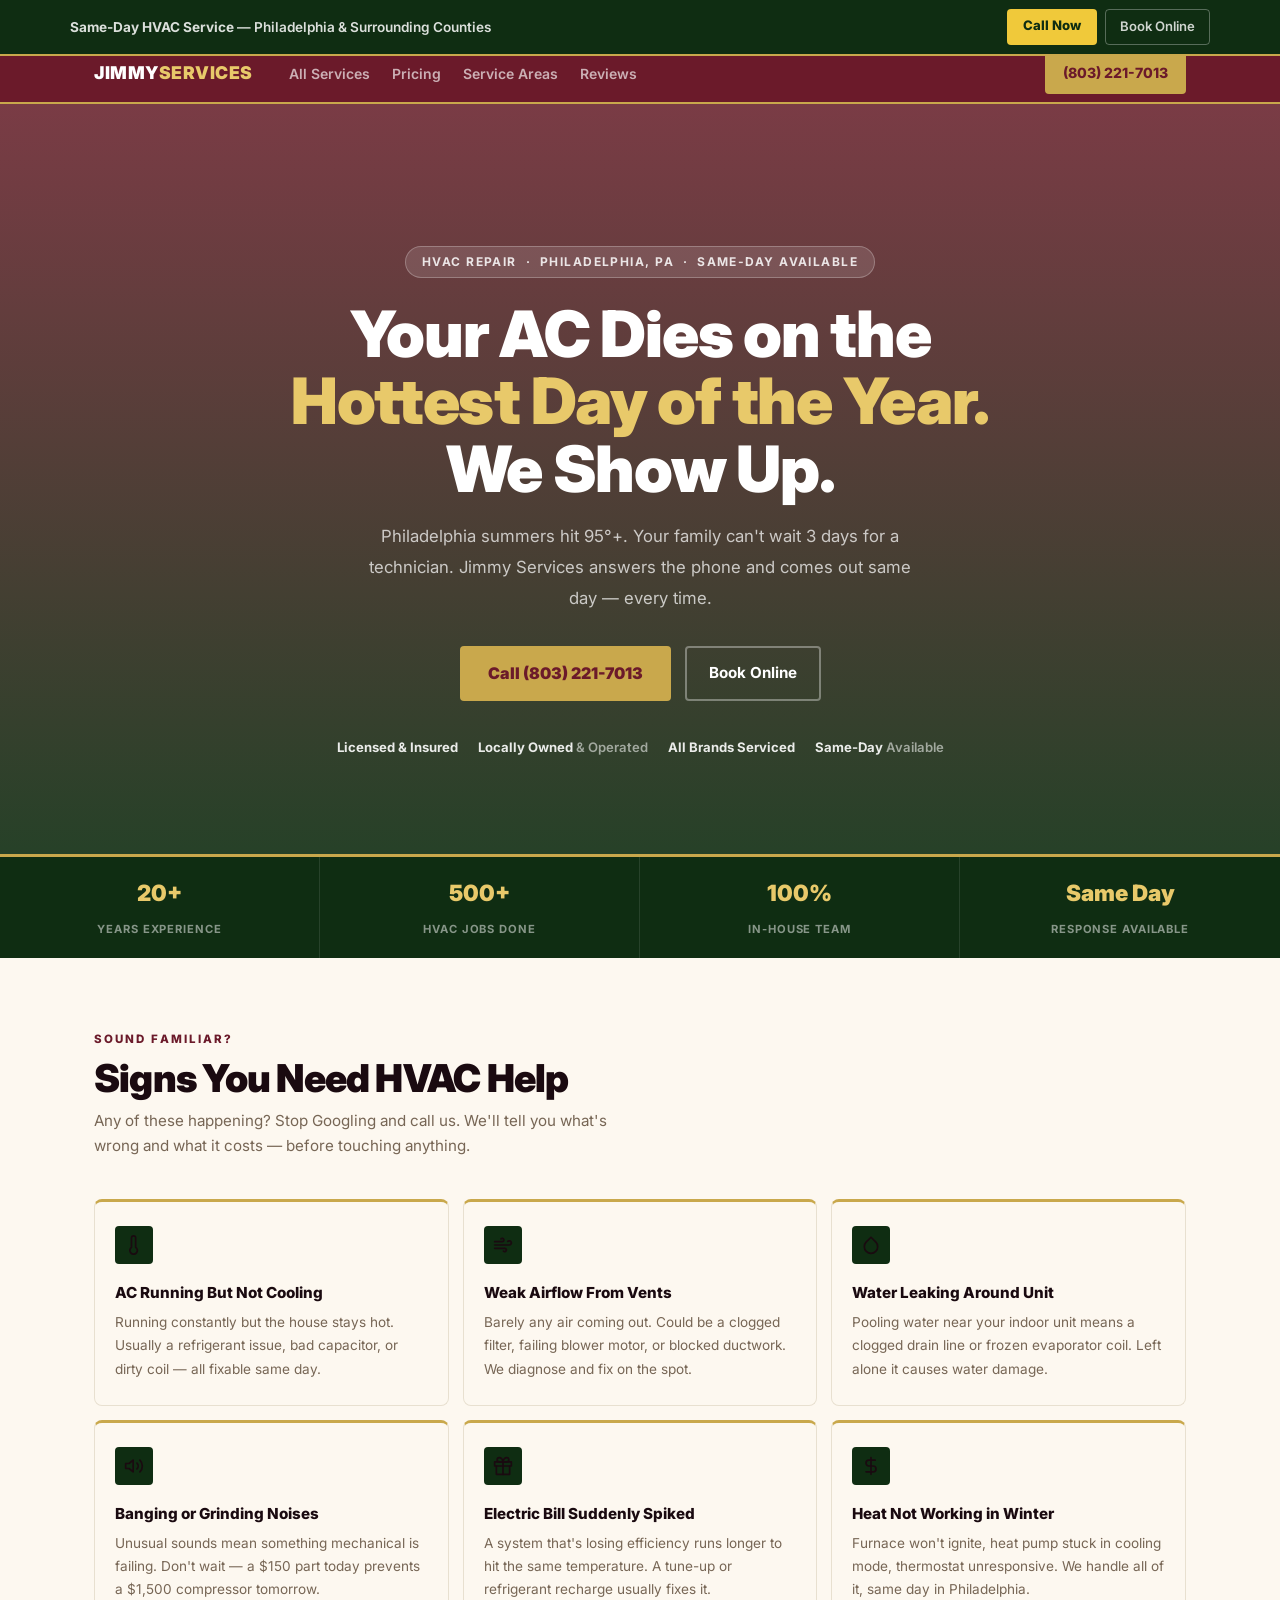
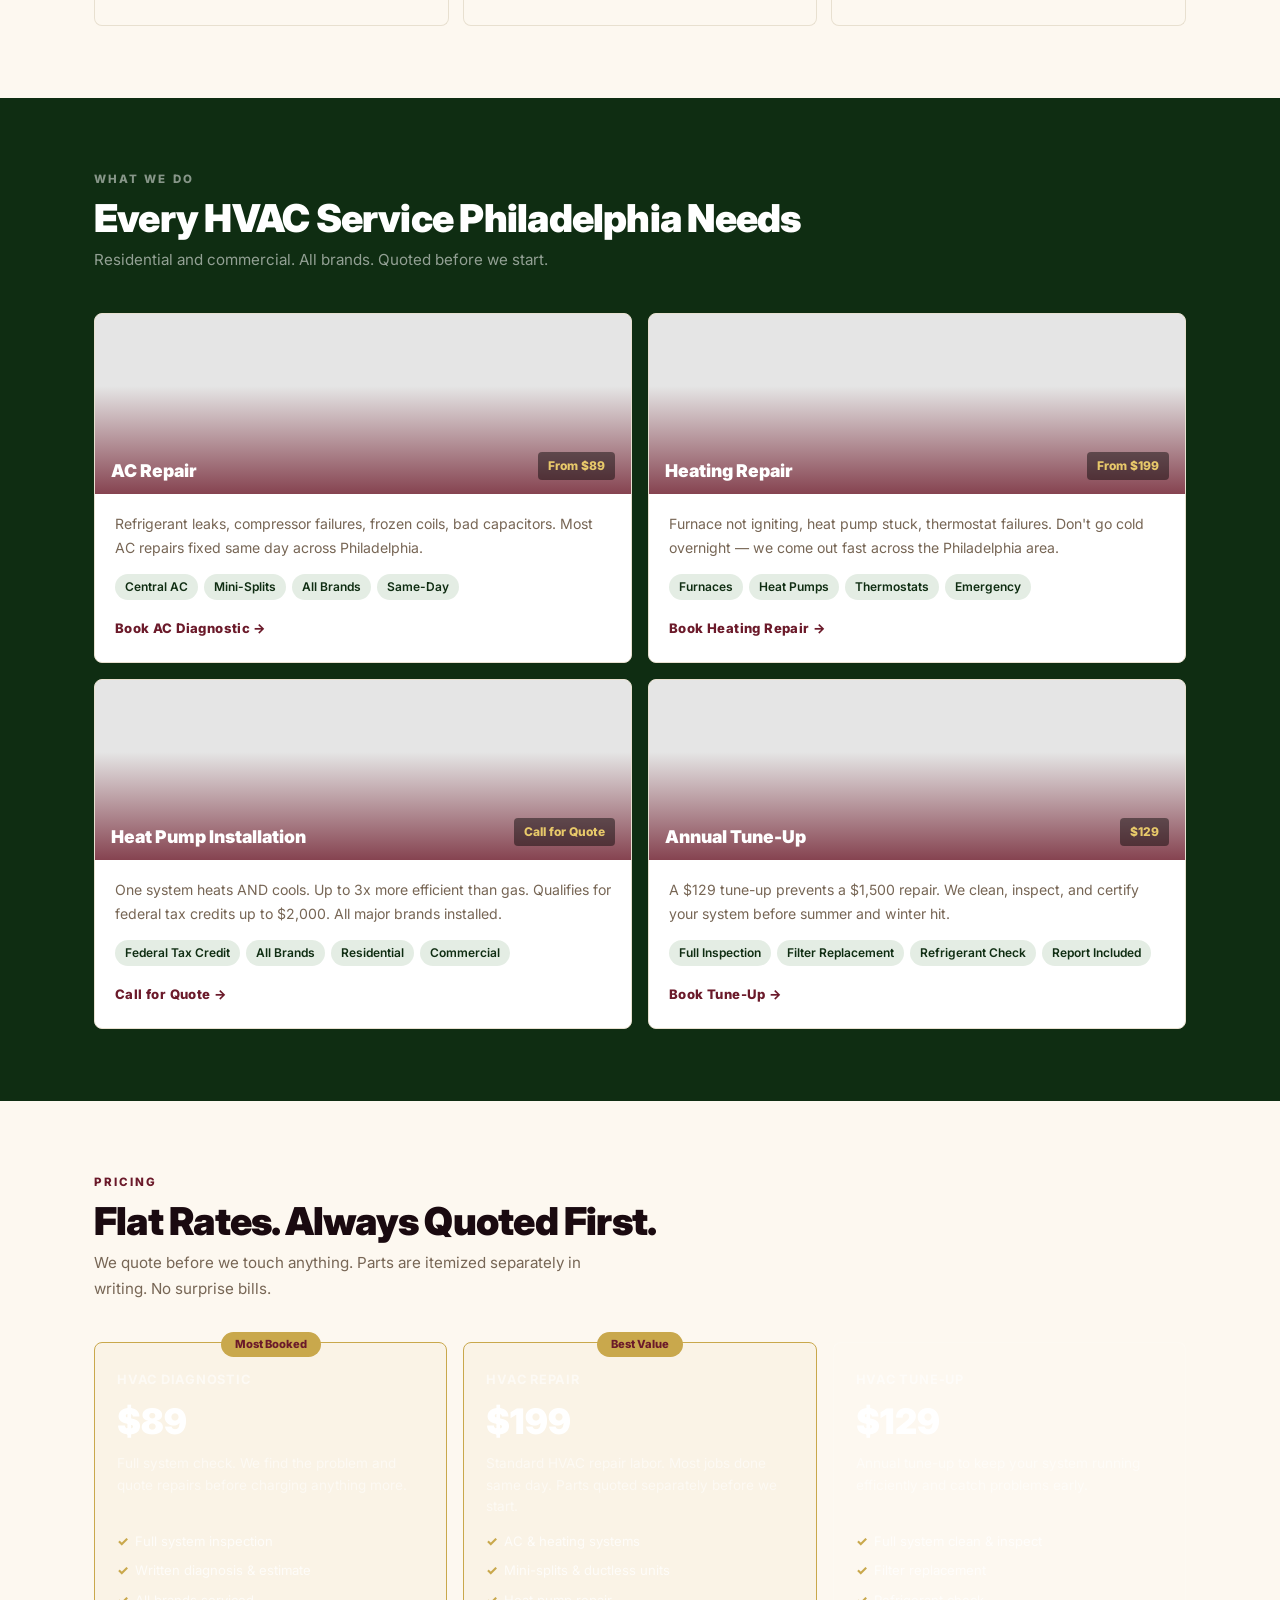
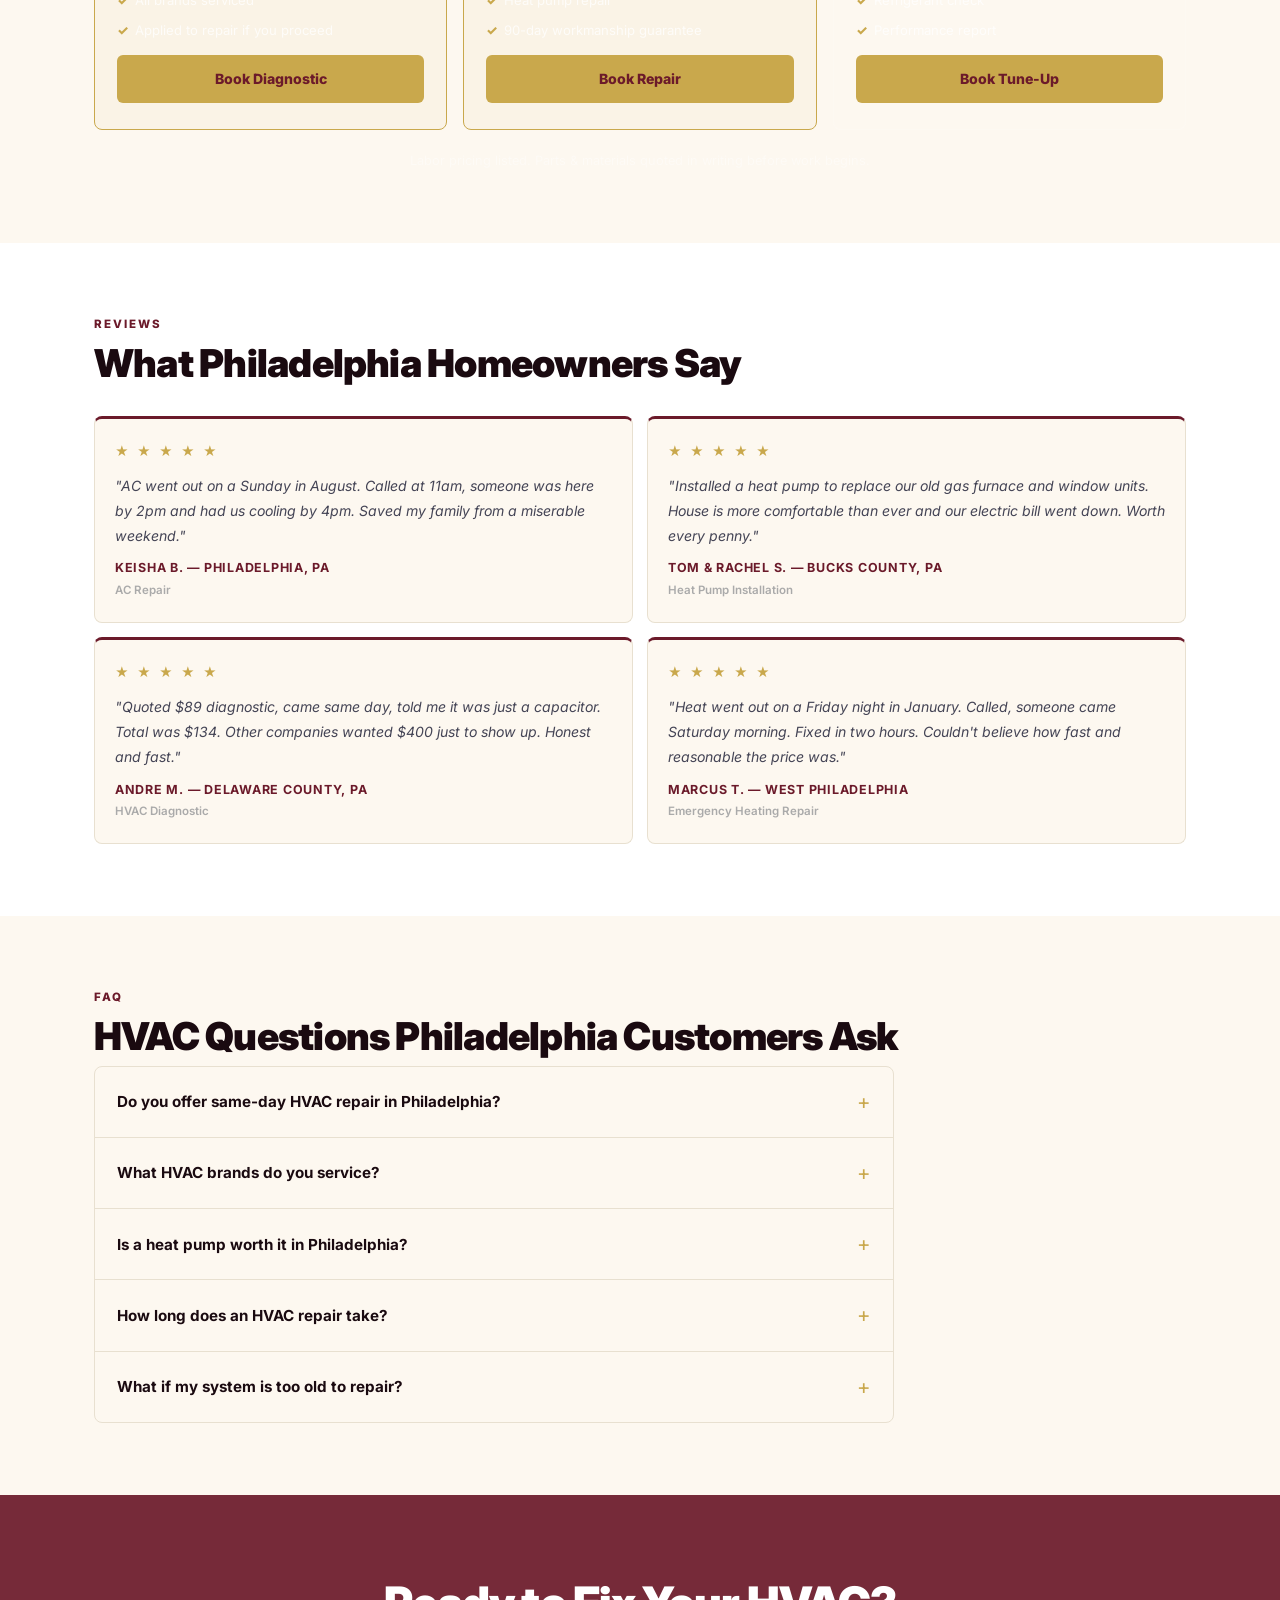
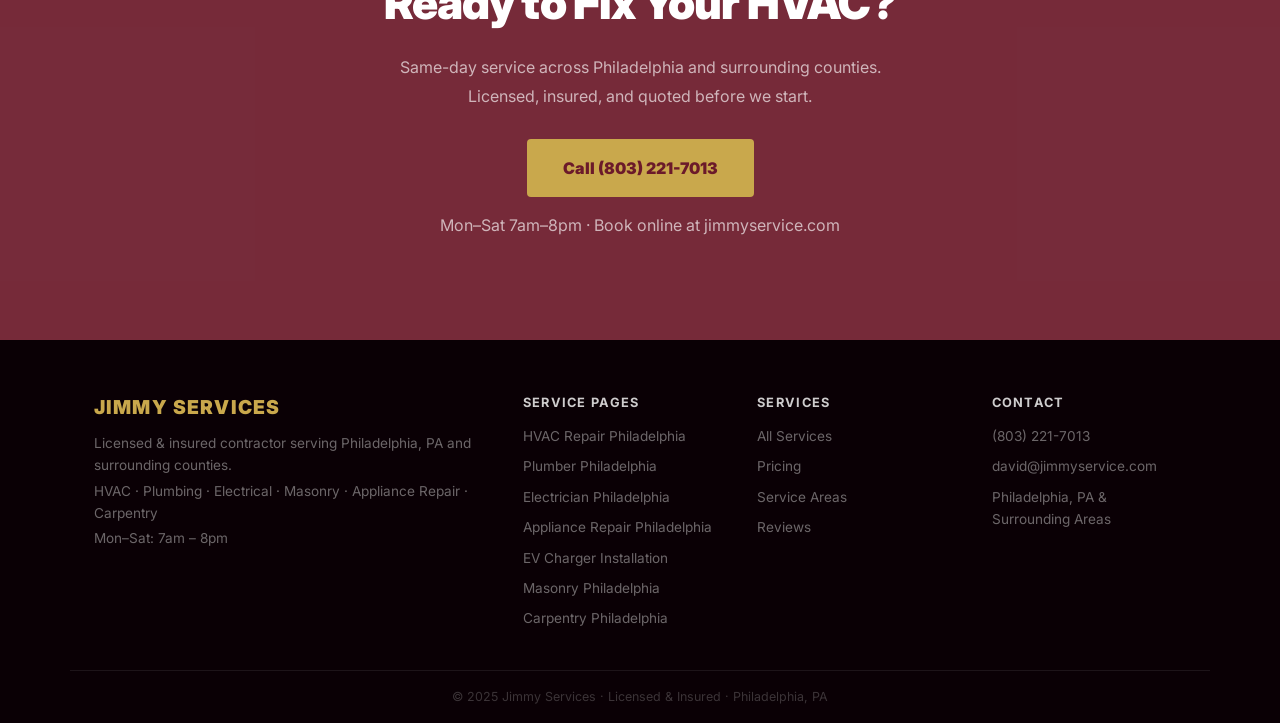
<file: hvac-repair-philadelphia.html>
<!DOCTYPE html>
<html lang="en">
<head>
  <meta charset="UTF-8" />
  <meta name="viewport" content="width=device-width, initial-scale=1.0" />

  <!-- Google Analytics (GA4) -->
  <script async src="https://www.googletagmanager.com/gtag/js?id=G-YTEMLBG114"></script>
  <script>
    window.dataLayer = window.dataLayer || [];
    function gtag(){dataLayer.push(arguments);}
    gtag('js', new Date());
    gtag('config', 'G-YTEMLBG114');
  </script>

  <title>HVAC Repair Philadelphia PA | Same-Day Service | Jimmy Services</title>
  <meta name="description" content="AC not cooling? Heat not working? Jimmy Services provides same-day HVAC repair in Philadelphia PA. Licensed & insured. Heat pump installation. Call (803) 221-7013." />
  <meta name="keywords" content="HVAC repair Philadelphia PA, AC repair Philadelphia, heating repair Philadelphia, heat pump installation Philadelphia, same-day HVAC Philadelphia" />
  <meta name="robots" content="index, follow" />
  <meta name="google-site-verification" content="N_kxR-XTdTbGt_gOEmPHeKf9IIF_7tyPon5Lat2CoCs" />
  <link rel="canonical" href="https://jimmyservice.com/hvac-repair-philadelphia.html" />

  <meta property="og:title" content="HVAC Repair Philadelphia PA | Same-Day Service | Jimmy Services" />
  <meta property="og:description" content="AC not cooling? Heat not working? Same-day HVAC repair in Philadelphia PA. Licensed & insured. Call (803) 221-7013." />
  <meta property="og:type" content="website" />
  <meta property="og:url" content="https://jimmyservice.com/hvac-repair-philadelphia.html" />
  <meta property="og:image" content="https://images.unsplash.com/photo-1585771724684-38269d6639fd?w=1200&fit=crop&auto=format&q=80" />
  <meta property="og:locale" content="en_US" />

  <meta name="twitter:card" content="summary_large_image" />
  <meta name="twitter:title" content="HVAC Repair Philadelphia PA | Jimmy Services" />
  <meta name="twitter:description" content="Same-day HVAC repair in Philadelphia PA. Licensed & insured. Call (803) 221-7013." />

  <script type="application/ld+json">
  {
    "@context": "https://schema.org",
    "@type": "Service",
    "name": "HVAC Repair Philadelphia PA",
    "provider": { "@type": "LocalBusiness", "name": "Jimmy Services", "telephone": "+18032217013", "address": { "@type": "PostalAddress", "addressLocality": "Philadelphia", "addressRegion": "PA" } },
    "areaServed": ["Philadelphia PA","Bucks County PA","Delaware County PA","Montgomery County PA","Cherry Hill NJ"],
    "hasOfferCatalog": {
      "@type": "OfferCatalog",
      "itemListElement": [
        { "@type": "Offer", "name": "HVAC Diagnostic", "price": "89", "priceCurrency": "USD" },
        { "@type": "Offer", "name": "HVAC Repair", "price": "199", "priceCurrency": "USD" },
        { "@type": "Offer", "name": "HVAC Tune-Up", "price": "129", "priceCurrency": "USD" }
      ]
    },
  }
  </script>
  <script type="application/ld+json">
  {
    "@context": "https://schema.org",
    "@type": "BreadcrumbList",
    "itemListElement": [
      { "@type": "ListItem", "position": 1, "name": "Home", "item": "https://jimmyservice.com/" },
      { "@type": "ListItem", "position": 2, "name": "HVAC Repair Philadelphia", "item": "https://jimmyservice.com/hvac-repair-philadelphia.html" }
    ]
  }
  </script>

  <link rel="preconnect" href="https://fonts.googleapis.com" />
  <link rel="preconnect" href="https://fonts.gstatic.com" crossorigin />
  <link rel="preconnect" href="https://images.unsplash.com" crossorigin />
  <link rel="preload" as="image" href="https://images.unsplash.com/photo-1585771724684-38269d6639fd?w=1400&fit=crop&auto=format&q=80" fetchpriority="high" />
  <link href="https://fonts.googleapis.com/css2?family=Inter:wght@400;500;600;700;800;900&display=swap" rel="stylesheet" />
  <link rel="stylesheet" href="style.css" />
</head>
<body>

  <!-- STICKY TOP BAR -->
  <div class="sticky-bar">
    <div class="sticky-bar-inner">
      <span><strong>Same-Day HVAC Service</strong> — Philadelphia &amp; Surrounding Counties</span>
      <div class="sticky-bar-ctas">
        <a href="tel:+18032217013" class="sticky-call">Call Now</a>
        <a href="#book" class="sticky-book">Book Online</a>
      </div>
    </div>
  </div>

  <a href="tel:+18032217013" class="mobile-float-btn" aria-label="Call Jimmy Services">Call Now</a>

  <!-- NAV -->
  <nav id="navbar">
    <div class="container nav-inner">
      <a href="index.html" class="logo">JIMMY<span>SERVICES</span></a>
      <ul class="nav-links">
        <li><a href="index.html#services">All Services</a></li>
        <li><a href="index.html#plans">Pricing</a></li>
        <li><a href="index.html#areas">Service Areas</a></li>
        <li><a href="index.html#reviews">Reviews</a></li>
      </ul>
      <a href="tel:+18032217013" class="btn-call-nav">(803) 221-7013</a>
      <button class="hamburger" id="hamburger">&#9776;</button>
    </div>
    <div class="mobile-menu" id="mobile-menu">
      <a href="index.html">Home</a>
      <a href="index.html#services" onclick="closeMobile()">All Services</a>
      <a href="#book" onclick="closeMobile()">Book Online</a>
      <a href="tel:+18032217013" class="mc-call">(803) 221-7013</a>
    </div>
  </nav>

  <!-- HERO -->
  <section class="hero">
    <div class="hero-bg" style="background-image:url('https://images.unsplash.com/photo-1585771724684-38269d6639fd?w=1400&fit=crop&auto=format&q=80')"></div>
    <div class="hero-overlay"></div>
    <div class="hero-content">
      <div class="hero-tag">HVAC Repair &nbsp;&middot;&nbsp; Philadelphia, PA &nbsp;&middot;&nbsp; Same-Day Available</div>
      <h1>Your AC Dies on the<br/><em>Hottest Day of the Year.</em><br/>We Show Up.</h1>
      <p>Philadelphia summers hit 95&deg;+. Your family can't wait 3 days for a technician. Jimmy Services answers the phone and comes out same day — every time.</p>
      <div class="hero-ctas">
        <a href="tel:+18032217013" class="cta-primary">Call (803) 221-7013</a>
        <a href="#book" class="cta-secondary">Book Online</a>
      </div>
      <div class="hero-trust">
        <span><strong>Licensed &amp; Insured</strong></span>
        <span><strong>Locally Owned</strong> &amp; Operated</span>
        <span><strong>All Brands Serviced</strong></span>
        <span><strong>Same-Day</strong> Available</span>
      </div>
    </div>
  </section>

  <!-- STATS -->
  <div class="stats-bar">
    <div class="stat-item"><strong>20+</strong><small>Years Experience</small></div>
    <div class="stat-item"><strong>500+</strong><small>HVAC Jobs Done</small></div>
    <div class="stat-item"><strong>100%</strong><small>In-House Team</small></div>
    <div class="stat-item"><strong>Same Day</strong><small>Response Available</small></div>
  </div>

  <!-- PAIN POINTS -->
  <section class="section">
    <div class="container">
      <div class="section-kicker">Sound Familiar?</div>
      <h2 class="section-h2">Signs You Need HVAC Help</h2>
      <p class="section-sub">Any of these happening? Stop Googling and call us. We'll tell you what's wrong and what it costs — before touching anything.</p>
      <div class="why-grid">
        <div class="why-item">
          <div class="why-icon"><svg xmlns="http://www.w3.org/2000/svg" width="20" height="20" viewBox="0 0 24 24" fill="none" stroke="currentColor" stroke-width="2" stroke-linecap="round" stroke-linejoin="round"><path d="M14 14.76V3.5a2.5 2.5 0 0 0-5 0v11.26a4.5 4.5 0 1 0 5 0z"/></svg></div>
          <h3>AC Running But Not Cooling</h3>
          <p>Running constantly but the house stays hot. Usually a refrigerant issue, bad capacitor, or dirty coil — all fixable same day.</p>
        </div>
        <div class="why-item">
          <div class="why-icon"><svg xmlns="http://www.w3.org/2000/svg" width="20" height="20" viewBox="0 0 24 24" fill="none" stroke="currentColor" stroke-width="2" stroke-linecap="round" stroke-linejoin="round"><path d="M9.59 4.59A2 2 0 1 1 11 8H2m10.59 11.41A2 2 0 1 0 14 16H2m15.73-8.27A2.5 2.5 0 1 1 19.5 12H2"/></svg></div>
          <h3>Weak Airflow From Vents</h3>
          <p>Barely any air coming out. Could be a clogged filter, failing blower motor, or blocked ductwork. We diagnose and fix on the spot.</p>
        </div>
        <div class="why-item">
          <div class="why-icon"><svg xmlns="http://www.w3.org/2000/svg" width="20" height="20" viewBox="0 0 24 24" fill="none" stroke="currentColor" stroke-width="2" stroke-linecap="round" stroke-linejoin="round"><path d="M12 2.69l5.66 5.66a8 8 0 1 1-11.31 0z"/></svg></div>
          <h3>Water Leaking Around Unit</h3>
          <p>Pooling water near your indoor unit means a clogged drain line or frozen evaporator coil. Left alone it causes water damage.</p>
        </div>
        <div class="why-item">
          <div class="why-icon"><svg xmlns="http://www.w3.org/2000/svg" width="20" height="20" viewBox="0 0 24 24" fill="none" stroke="currentColor" stroke-width="2" stroke-linecap="round" stroke-linejoin="round"><polygon points="11 5 6 9 2 9 2 15 6 15 11 19 11 5"/><path d="M19.07 4.93a10 10 0 0 1 0 14.14M15.54 8.46a5 5 0 0 1 0 7.07"/></svg></div>
          <h3>Banging or Grinding Noises</h3>
          <p>Unusual sounds mean something mechanical is failing. Don't wait — a $150 part today prevents a $1,500 compressor tomorrow.</p>
        </div>
        <div class="why-item">
          <div class="why-icon"><svg xmlns="http://www.w3.org/2000/svg" width="20" height="20" viewBox="0 0 24 24" fill="none" stroke="currentColor" stroke-width="2" stroke-linecap="round" stroke-linejoin="round"><polyline points="20 12 20 22 4 22 4 12"/><rect x="2" y="7" width="20" height="5"/><line x1="12" y1="22" x2="12" y2="7"/><path d="M12 7H7.5a2.5 2.5 0 0 1 0-5C11 2 12 7 12 7z"/><path d="M12 7h4.5a2.5 2.5 0 0 0 0-5C13 2 12 7 12 7z"/></svg></div>
          <h3>Electric Bill Suddenly Spiked</h3>
          <p>A system that's losing efficiency runs longer to hit the same temperature. A tune-up or refrigerant recharge usually fixes it.</p>
        </div>
        <div class="why-item">
          <div class="why-icon"><svg xmlns="http://www.w3.org/2000/svg" width="20" height="20" viewBox="0 0 24 24" fill="none" stroke="currentColor" stroke-width="2" stroke-linecap="round" stroke-linejoin="round"><line x1="12" y1="2" x2="12" y2="22"/><path d="M17 5H9.5a3.5 3.5 0 0 0 0 7h5a3.5 3.5 0 0 1 0 7H6"/></svg></div>
          <h3>Heat Not Working in Winter</h3>
          <p>Furnace won't ignite, heat pump stuck in cooling mode, thermostat unresponsive. We handle all of it, same day in Philadelphia.</p>
        </div>
      </div>
    </div>
  </section>

  <!-- SERVICES -->
  <section class="section section-dark">
    <div class="container">
      <div class="section-kicker light">What We Do</div>
      <h2 class="section-h2 light">Every HVAC Service Philadelphia Needs</h2>
      <p class="section-sub light">Residential and commercial. All brands. Quoted before we start.</p>
      <div class="svc-grid">
        <div class="svc-card">
          <div class="svc-img" style="background-image:url('https://images.unsplash.com/photo-1585771724684-38269d6639fd?w=800&fit=crop&auto=format&q=80')">
            <div class="svc-img-overlay"></div>
            <div class="svc-img-label">
              <h3>AC Repair</h3>
              <div class="svc-price-badge">From $89</div>
            </div>
          </div>
          <div class="svc-body">
            <p>Refrigerant leaks, compressor failures, frozen coils, bad capacitors. Most AC repairs fixed same day across Philadelphia.</p>
            <div class="svc-tags">
              <span class="svc-tag">Central AC</span>
              <span class="svc-tag">Mini-Splits</span>
              <span class="svc-tag">All Brands</span>
              <span class="svc-tag">Same-Day</span>
            </div>
            <a href="https://buy.stripe.com/4gMeVedgOf7G1fW2PwgIo00" class="svc-link">Book AC Diagnostic &rarr;</a>
          </div>
        </div>

        <div class="svc-card">
          <div class="svc-img" style="background-image:url('https://images.unsplash.com/photo-1504307651254-35680f356dfd?w=800&fit=crop&auto=format&q=80')">
            <div class="svc-img-overlay"></div>
            <div class="svc-img-label">
              <h3>Heating Repair</h3>
              <div class="svc-price-badge">From $199</div>
            </div>
          </div>
          <div class="svc-body">
            <p>Furnace not igniting, heat pump stuck, thermostat failures. Don't go cold overnight — we come out fast across the Philadelphia area.</p>
            <div class="svc-tags">
              <span class="svc-tag">Furnaces</span>
              <span class="svc-tag">Heat Pumps</span>
              <span class="svc-tag">Thermostats</span>
              <span class="svc-tag">Emergency</span>
            </div>
            <a href="https://buy.stripe.com/9B66oIccKcZy1fW75MgIo01" class="svc-link">Book Heating Repair &rarr;</a>
          </div>
        </div>

        <div class="svc-card">
          <div class="svc-img" style="background-image:url('https://images.unsplash.com/photo-1558618047-f4e60c8cb94d?w=800&fit=crop&auto=format&q=80')">
            <div class="svc-img-overlay"></div>
            <div class="svc-img-label">
              <h3>Heat Pump Installation</h3>
              <div class="svc-price-badge">Call for Quote</div>
            </div>
          </div>
          <div class="svc-body">
            <p>One system heats AND cools. Up to 3x more efficient than gas. Qualifies for federal tax credits up to $2,000. All major brands installed.</p>
            <div class="svc-tags">
              <span class="svc-tag">Federal Tax Credit</span>
              <span class="svc-tag">All Brands</span>
              <span class="svc-tag">Residential</span>
              <span class="svc-tag">Commercial</span>
            </div>
            <a href="tel:+18032217013" class="svc-link">Call for Quote &rarr;</a>
          </div>
        </div>

        <div class="svc-card">
          <div class="svc-img" style="background-image:url('https://images.unsplash.com/photo-1581092918056-0c4c3acd3789?w=800&fit=crop&auto=format&q=80')">
            <div class="svc-img-overlay"></div>
            <div class="svc-img-label">
              <h3>Annual Tune-Up</h3>
              <div class="svc-price-badge">$129</div>
            </div>
          </div>
          <div class="svc-body">
            <p>A $129 tune-up prevents a $1,500 repair. We clean, inspect, and certify your system before summer and winter hit.</p>
            <div class="svc-tags">
              <span class="svc-tag">Full Inspection</span>
              <span class="svc-tag">Filter Replacement</span>
              <span class="svc-tag">Refrigerant Check</span>
              <span class="svc-tag">Report Included</span>
            </div>
            <a href="https://buy.stripe.com/8x2bJ27Wue3C0bS61IgIo02" class="svc-link">Book Tune-Up &rarr;</a>
          </div>
        </div>
      </div>
    </div>
  </section>

  <!-- PRICING -->
  <section class="section" id="book">
    <div class="container">
      <div class="section-kicker">Pricing</div>
      <h2 class="section-h2">Flat Rates. Always Quoted First.</h2>
      <p class="section-sub">We quote before we touch anything. Parts are itemized separately in writing. No surprise bills.</p>
      <div class="plans-grid" style="--cols:3">
        <div class="plan-card plan-featured" style="background:rgba(201,168,76,0.06); border-color: var(--gold);">
          <div class="plan-badge">Most Booked</div>
          <div class="plan-name">HVAC Diagnostic</div>
          <div class="plan-price">$89</div>
          <div class="plan-desc">Full system check. We find the problem and quote repairs before charging anything more.</div>
          <ul class="plan-features">
            <li>Full system inspection</li>
            <li>Written diagnosis &amp; estimate</li>
            <li>All brands serviced</li>
            <li>Applied to repair if you proceed</li>
          </ul>
          <a href="https://buy.stripe.com/4gMeVedgOf7G1fW2PwgIo00" class="plan-btn">Book Diagnostic</a>
        </div>
        <div class="plan-card plan-featured" style="background:rgba(201,168,76,0.06); border-color: var(--gold);">
          <div class="plan-badge">Best Value</div>
          <div class="plan-name">HVAC Repair</div>
          <div class="plan-price">$199</div>
          <div class="plan-desc">Standard HVAC repair labor. Most jobs done same day. Parts quoted separately before we start.</div>
          <ul class="plan-features">
            <li>AC &amp; heating systems</li>
            <li>Mini-splits &amp; ductless units</li>
            <li>Heat pump repair</li>
            <li>90-day workmanship guarantee</li>
          </ul>
          <a href="https://buy.stripe.com/9B66oIccKcZy1fW75MgIo01" class="plan-btn">Book Repair</a>
        </div>
        <div class="plan-card">
          <div class="plan-name">HVAC Tune-Up</div>
          <div class="plan-price">$129</div>
          <div class="plan-desc">Annual tune-up to keep your system running efficiently and catch problems early.</div>
          <ul class="plan-features">
            <li>Full system clean &amp; inspect</li>
            <li>Filter replacement</li>
            <li>Refrigerant check</li>
            <li>Performance report</li>
          </ul>
          <a href="https://buy.stripe.com/8x2bJ27Wue3C0bS61IgIo02" class="plan-btn">Book Tune-Up</a>
        </div>
      </div>
      <p class="plans-note">Labor pricing listed. Parts &amp; materials quoted in writing before work begins.</p>
    </div>
  </section>

  <!-- REVIEWS -->
  <section class="section section-alt">
    <div class="container">
      <div class="section-kicker">Reviews</div>
      <h2 class="section-h2">What Philadelphia Homeowners Say</h2>
      <div class="reviews-grid">
        <div class="review">
          <div class="review-stars">&#9733; &#9733; &#9733; &#9733; &#9733;</div>
          <p>"AC went out on a Sunday in August. Called at 11am, someone was here by 2pm and had us cooling by 4pm. Saved my family from a miserable weekend."</p>
          <div class="review-by">Keisha B. &mdash; Philadelphia, PA</div>
          <div class="review-service">AC Repair</div>
        </div>
        <div class="review">
          <div class="review-stars">&#9733; &#9733; &#9733; &#9733; &#9733;</div>
          <p>"Installed a heat pump to replace our old gas furnace and window units. House is more comfortable than ever and our electric bill went down. Worth every penny."</p>
          <div class="review-by">Tom &amp; Rachel S. &mdash; Bucks County, PA</div>
          <div class="review-service">Heat Pump Installation</div>
        </div>
        <div class="review">
          <div class="review-stars">&#9733; &#9733; &#9733; &#9733; &#9733;</div>
          <p>"Quoted $89 diagnostic, came same day, told me it was just a capacitor. Total was $134. Other companies wanted $400 just to show up. Honest and fast."</p>
          <div class="review-by">Andre M. &mdash; Delaware County, PA</div>
          <div class="review-service">HVAC Diagnostic</div>
        </div>
        <div class="review">
          <div class="review-stars">&#9733; &#9733; &#9733; &#9733; &#9733;</div>
          <p>"Heat went out on a Friday night in January. Called, someone came Saturday morning. Fixed in two hours. Couldn't believe how fast and reasonable the price was."</p>
          <div class="review-by">Marcus T. &mdash; West Philadelphia</div>
          <div class="review-service">Emergency Heating Repair</div>
        </div>
      </div>
    </div>
  </section>

  <!-- FAQ -->
  <section class="section">
    <div class="container">
      <div class="section-kicker">FAQ</div>
      <h2 class="section-h2">HVAC Questions Philadelphia Customers Ask</h2>
      <div class="faq-list">
        <details class="faq-item"><summary>Do you offer same-day HVAC repair in Philadelphia?</summary><p>Yes. We prioritize same-day service for HVAC emergencies across Philadelphia, Bucks County, Delaware County, Montgomery County, and surrounding areas. Call (803) 221-7013 and we'll tell you our earliest available time.</p></details>
        <details class="faq-item"><summary>What HVAC brands do you service?</summary><p>All of them — Carrier, Trane, Lennox, Rheem, York, Goodman, American Standard, Bryant, and more. If it blows air, we service it.</p></details>
        <details class="faq-item"><summary>Is a heat pump worth it in Philadelphia?</summary><p>Yes — especially now. Heat pumps qualify for up to $2,000 in federal tax credits. Philadelphia's climate is well-suited for heat pumps. They heat and cool in one system, and they're 2–3x more efficient than gas furnaces. We'll walk you through the math before you decide.</p></details>
        <details class="faq-item"><summary>How long does an HVAC repair take?</summary><p>Most standard repairs — capacitors, contactors, refrigerant, thermostat issues — are completed in 1–3 hours on the same visit. Compressor replacements or full system installs are typically scheduled separately and take a full day.</p></details>
        <details class="faq-item"><summary>What if my system is too old to repair?</summary><p>We'll tell you honestly. If a repair costs more than 50% of a new system's price and your unit is over 10 years old, we'll say so. We'd rather lose a repair job and earn a customer for life than oversell you a band-aid fix.</p></details>
      </div>
    </div>

    <script type="application/ld+json">
    {
      "@context": "https://schema.org",
      "@type": "FAQPage",
      "mainEntity": [
        {"@type":"Question","name":"Do you offer same-day HVAC repair in Philadelphia?","acceptedAnswer":{"@type":"Answer","text":"Yes. We prioritize same-day service for HVAC emergencies across Philadelphia, Bucks County, Delaware County, Montgomery County, and surrounding areas."}},
        {"@type":"Question","name":"What HVAC brands do you service?","acceptedAnswer":{"@type":"Answer","text":"All of them — Carrier, Trane, Lennox, Rheem, York, Goodman, American Standard, Bryant, and more."}},
        {"@type":"Question","name":"Is a heat pump worth it in Philadelphia?","acceptedAnswer":{"@type":"Answer","text":"Yes. Heat pumps qualify for up to $2,000 in federal tax credits and are 2-3x more efficient than gas furnaces."}},
        {"@type":"Question","name":"How long does an HVAC repair take?","acceptedAnswer":{"@type":"Answer","text":"Most standard repairs are completed in 1-3 hours on the same visit."}}
      ]
    }
    </script>
  </section>

  <!-- BOTTOM CTA -->
  <section class="bottom-cta">
    <div class="bottom-cta-bg"></div>
    <div class="bottom-cta-overlay"></div>
    <div class="container bottom-cta-content">
      <h2>Ready to Fix Your HVAC?</h2>
      <p>Same-day service across Philadelphia and surrounding counties.<br/>Licensed, insured, and quoted before we start.</p>
      <a href="tel:+18032217013" class="bottom-cta-btn">Call (803) 221-7013</a>
      <p class="bottom-cta-sub">Mon&ndash;Sat 7am&ndash;8pm &middot; Book online at jimmyservice.com</p>
    </div>
  </section>

  <!-- FOOTER -->
  <footer class="footer">
    <div class="container footer-wrap">
      <div class="footer-brand">
        <div class="footer-logo">JIMMY SERVICES</div>
        <p>Licensed &amp; insured contractor serving Philadelphia, PA and surrounding counties.</p>
        <p>HVAC &middot; Plumbing &middot; Electrical &middot; Masonry &middot; Appliance Repair &middot; Carpentry</p>
        <p>Mon&ndash;Sat: 7am &ndash; 8pm</p>
      </div>
      <div class="footer-links">
        <strong>Service Pages</strong>
        <a href="hvac-repair-philadelphia.html">HVAC Repair Philadelphia</a>
        <a href="plumber-philadelphia.html">Plumber Philadelphia</a>
        <a href="electrician-philadelphia.html">Electrician Philadelphia</a>
        <a href="appliance-repair-philadelphia.html">Appliance Repair Philadelphia</a>
        <a href="ev-charger-philadelphia.html">EV Charger Installation</a>
        <a href="masonry-philadelphia.html">Masonry Philadelphia</a>
        <a href="carpentry-philadelphia.html">Carpentry Philadelphia</a>
      </div>
      <div class="footer-links">
        <strong>Services</strong>
        <a href="index.html#services">All Services</a>
        <a href="index.html#plans">Pricing</a>
        <a href="index.html#areas">Service Areas</a>
        <a href="index.html#reviews">Reviews</a>
      </div>
      <div class="footer-contact">
        <strong>Contact</strong>
        <a href="tel:+18032217013">(803) 221-7013</a>
        <a href="mailto:david@jimmyservice.com">david@jimmyservice.com</a>
        <p>Philadelphia, PA &amp; Surrounding Areas</p>
      </div>
    </div>
    <div class="footer-bottom">
      <div class="container">&copy; 2025 Jimmy Services &middot; Licensed &amp; Insured &middot; Philadelphia, PA</div>
    </div>
  </footer>

  <script src="script.js"></script>
</body>
</html>
</file>
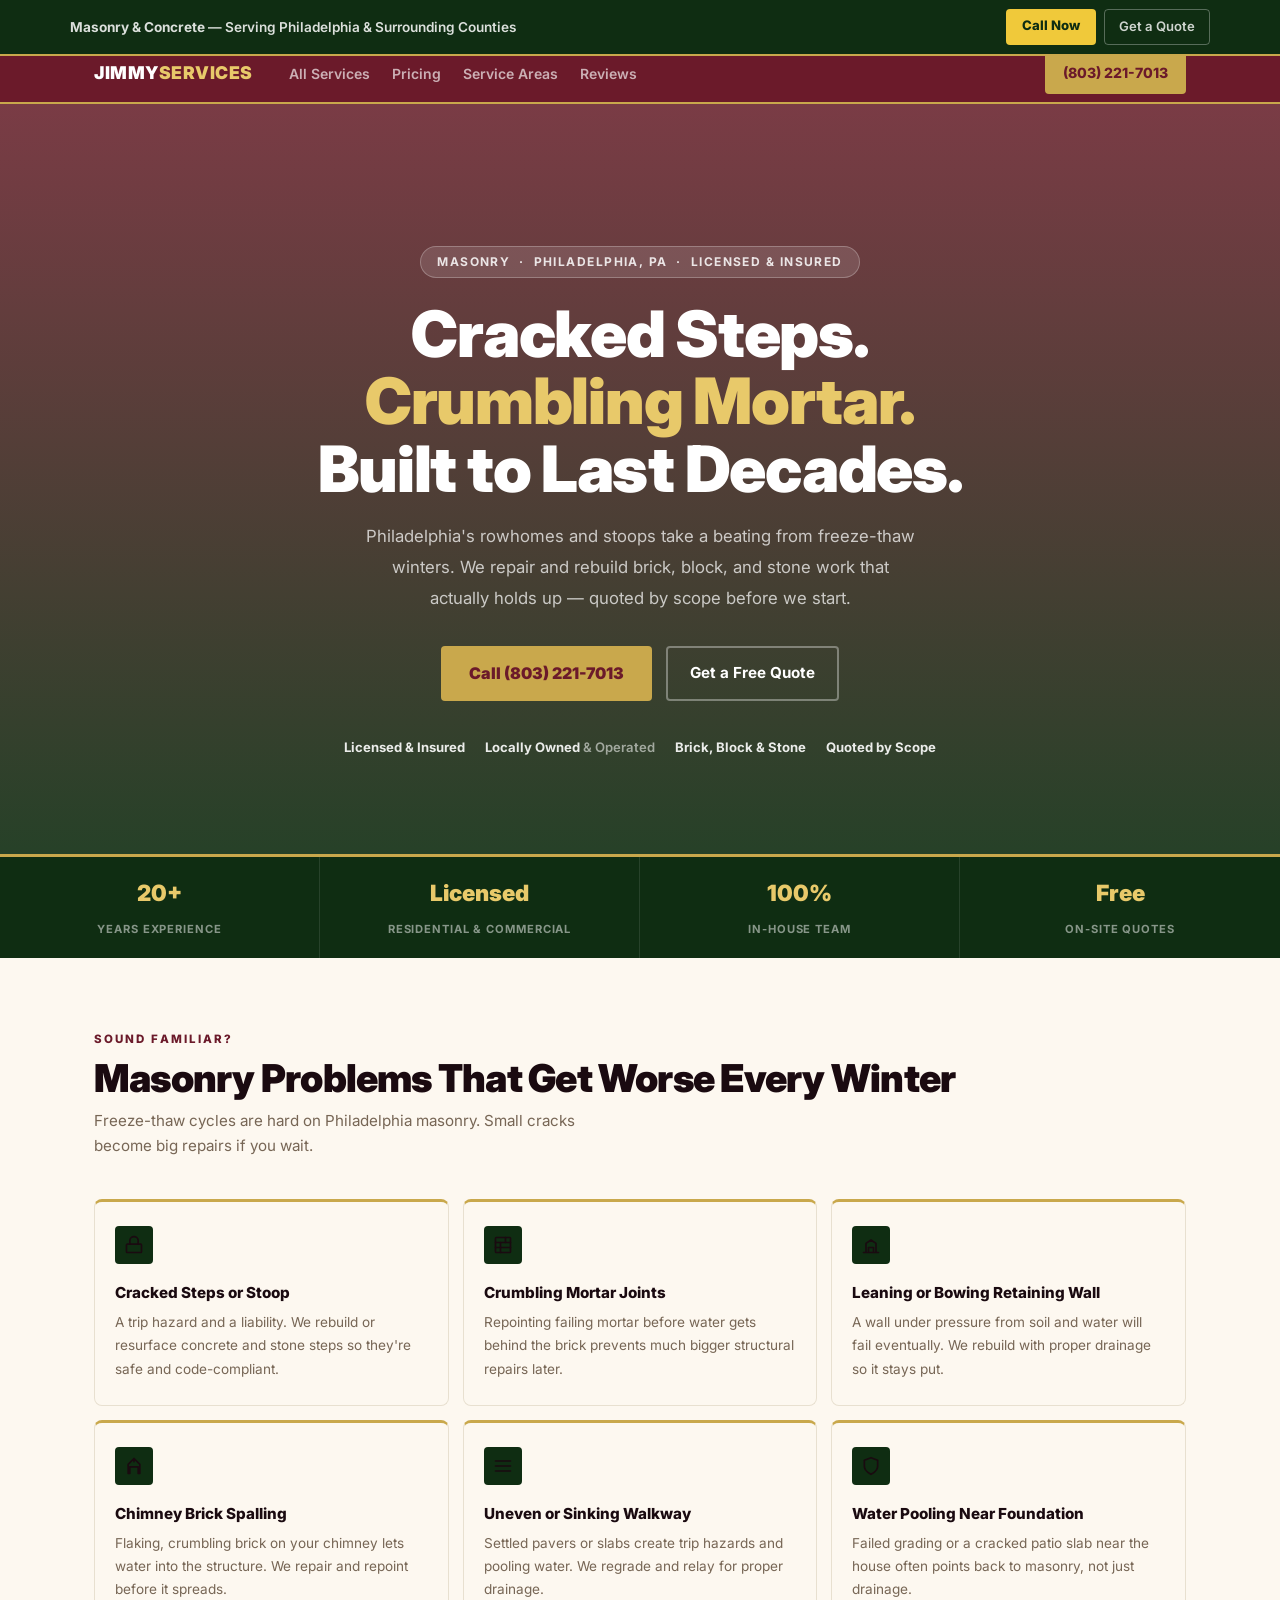
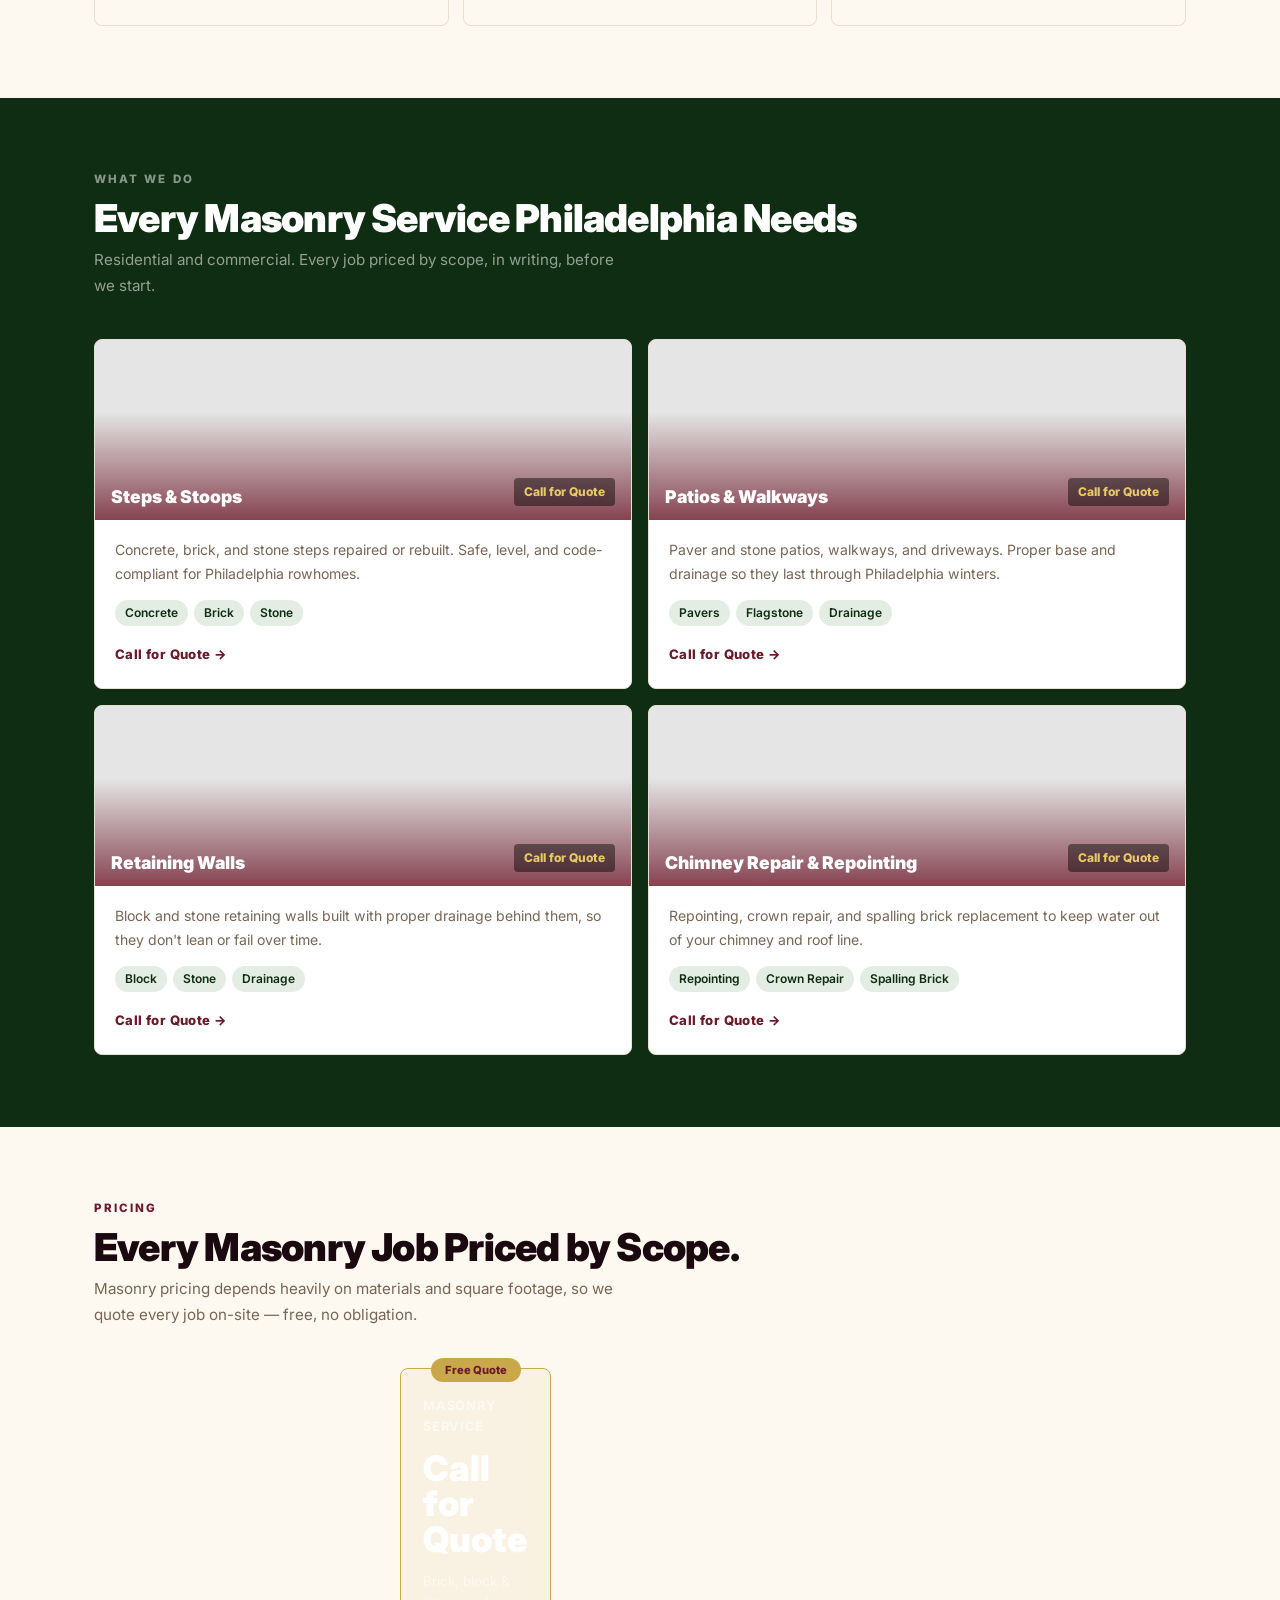
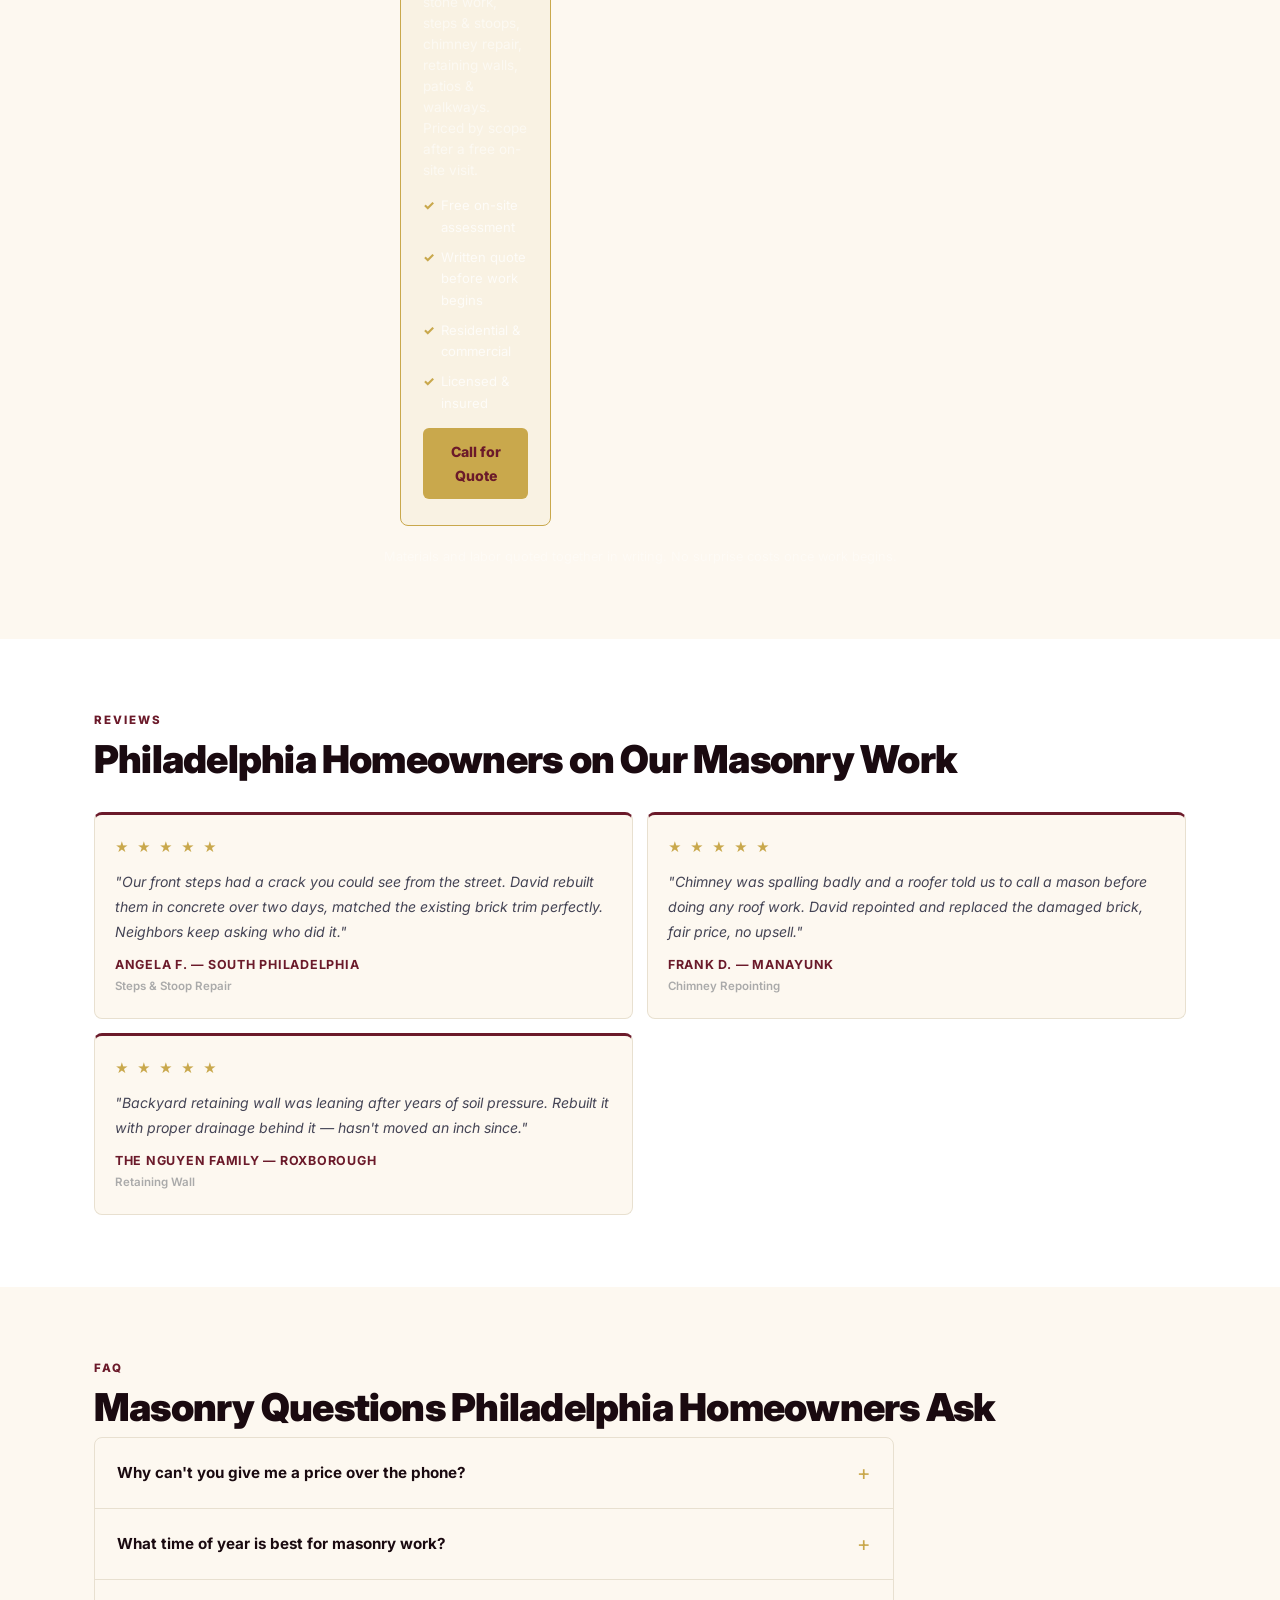
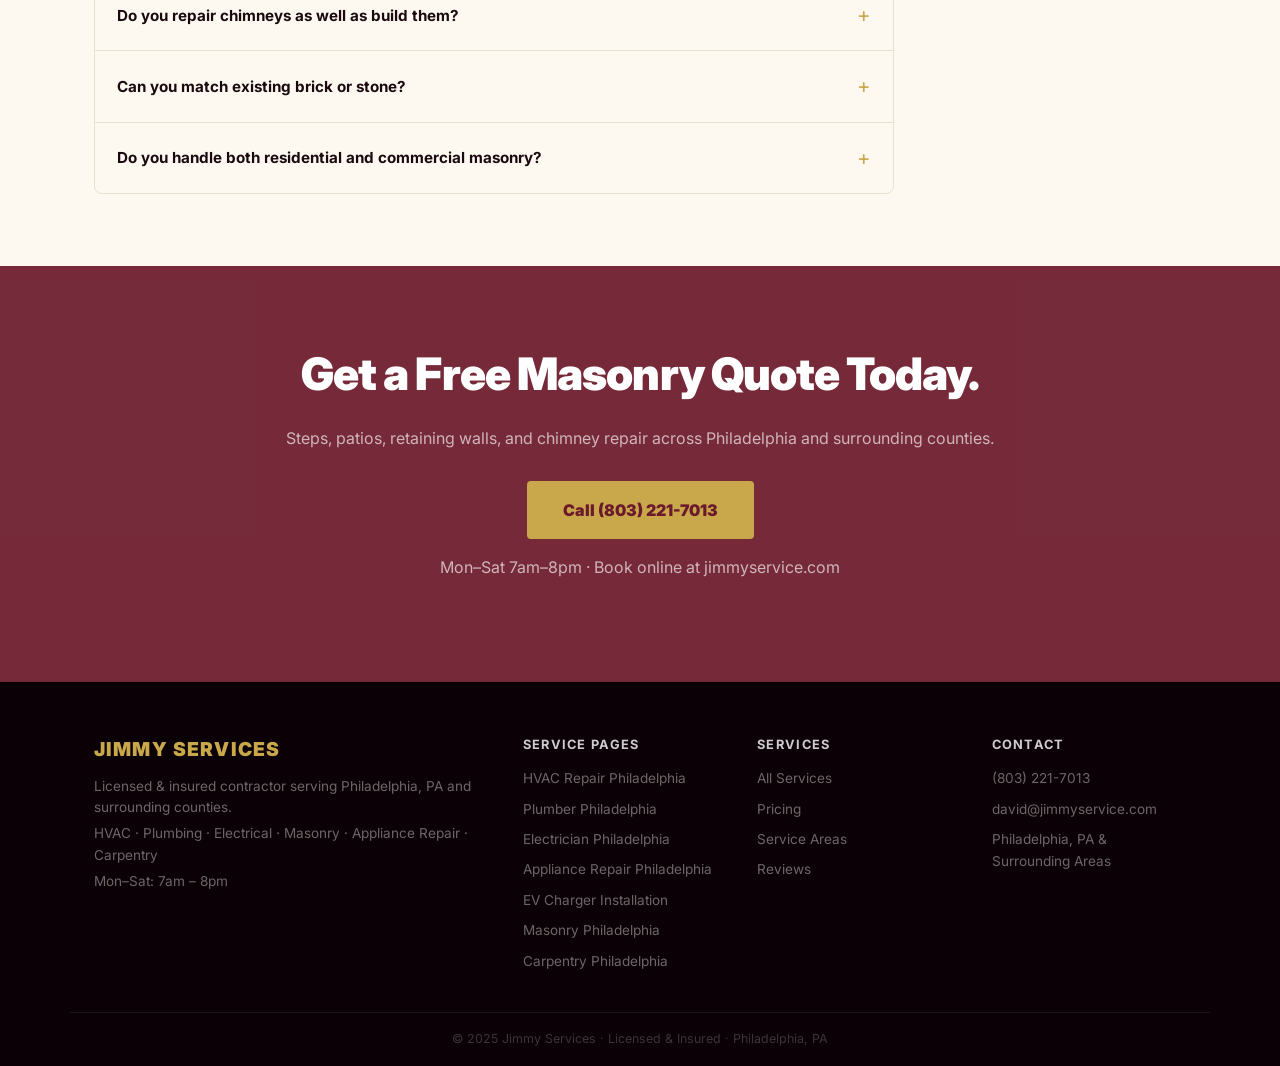
<file: masonry-philadelphia.html>
<!DOCTYPE html>
<html lang="en">
<head>
  <meta charset="UTF-8" />
  <meta name="viewport" content="width=device-width, initial-scale=1.0" />

  <!-- Google Analytics (GA4) -->
  <script async src="https://www.googletagmanager.com/gtag/js?id=G-YTEMLBG114"></script>
  <script>
    window.dataLayer = window.dataLayer || [];
    function gtag(){dataLayer.push(arguments);}
    gtag('js', new Date());
    gtag('config', 'G-YTEMLBG114');
  </script>

  <title>Masonry Philadelphia PA | Patios, Steps &amp; Chimney Repair | Jimmy Services</title>
  <meta name="description" content="Brick, block & stone masonry in Philadelphia PA. Patios, walkways, steps, retaining walls, chimney repair. Licensed & insured. Call (803) 221-7013." />
  <meta name="keywords" content="masonry Philadelphia PA, brick repair Philadelphia, chimney repair Philadelphia, concrete steps Philadelphia, retaining wall Philadelphia, repointing Philadelphia" />
  <meta name="robots" content="index, follow" />
  <meta name="google-site-verification" content="N_kxR-XTdTbGt_gOEmPHeKf9IIF_7tyPon5Lat2CoCs" />
  <link rel="canonical" href="https://jimmyservice.com/masonry-philadelphia.html" />

  <meta property="og:title" content="Masonry Philadelphia PA | Patios, Steps &amp; Chimney Repair | Jimmy Services" />
  <meta property="og:description" content="Brick, block & stone masonry in Philadelphia PA. Patios, walkways, steps, retaining walls, chimney repair. Call (803) 221-7013." />
  <meta property="og:type" content="website" />
  <meta property="og:url" content="https://jimmyservice.com/masonry-philadelphia.html" />
  <meta property="og:image" content="https://images.unsplash.com/photo-1504307651254-35680f356dfd?w=1200&fit=crop&auto=format&q=80" />
  <meta property="og:locale" content="en_US" />

  <meta name="twitter:card" content="summary_large_image" />
  <meta name="twitter:title" content="Masonry Philadelphia PA | Jimmy Services" />
  <meta name="twitter:description" content="Brick, block & stone masonry in Philadelphia PA. Licensed & insured. Call (803) 221-7013." />

  <script type="application/ld+json">
  {
    "@context": "https://schema.org",
    "@type": "Service",
    "name": "Masonry Philadelphia PA",
    "provider": { "@type": "LocalBusiness", "name": "Jimmy Services", "telephone": "+18032217013", "address": { "@type": "PostalAddress", "addressLocality": "Philadelphia", "addressRegion": "PA" } },
    "areaServed": ["Philadelphia PA","Bucks County PA","Delaware County PA","Montgomery County PA","Cherry Hill NJ"],
    "hasOfferCatalog": {
      "@type": "OfferCatalog",
      "itemListElement": [
        { "@type": "Offer", "name": "Masonry Service", "description": "Brick, block & stone work, steps, chimney repair, retaining walls" }
      ]
    },
  }
  </script>
  <script type="application/ld+json">
  {
    "@context": "https://schema.org",
    "@type": "BreadcrumbList",
    "itemListElement": [
      { "@type": "ListItem", "position": 1, "name": "Home", "item": "https://jimmyservice.com/" },
      { "@type": "ListItem", "position": 2, "name": "Masonry Philadelphia", "item": "https://jimmyservice.com/masonry-philadelphia.html" }
    ]
  }
  </script>

  <link rel="preconnect" href="https://fonts.googleapis.com" />
  <link rel="preconnect" href="https://fonts.gstatic.com" crossorigin />
  <link rel="preconnect" href="https://images.unsplash.com" crossorigin />
  <link rel="preload" as="image" href="https://images.unsplash.com/photo-1504307651254-35680f356dfd?w=1400&fit=crop&auto=format&q=80" fetchpriority="high" />
  <link href="https://fonts.googleapis.com/css2?family=Inter:wght@400;500;600;700;800;900&display=swap" rel="stylesheet" />
  <link rel="stylesheet" href="style.css" />
</head>
<body>

  <div class="sticky-bar">
    <div class="sticky-bar-inner">
      <span><strong>Masonry &amp; Concrete</strong> — Serving Philadelphia &amp; Surrounding Counties</span>
      <div class="sticky-bar-ctas">
        <a href="tel:+18032217013" class="sticky-call">Call Now</a>
        <a href="#book" class="sticky-book">Get a Quote</a>
      </div>
    </div>
  </div>

  <a href="tel:+18032217013" class="mobile-float-btn" aria-label="Call Jimmy Services">Call Now</a>

  <nav id="navbar">
    <div class="container nav-inner">
      <a href="index.html" class="logo">JIMMY<span>SERVICES</span></a>
      <ul class="nav-links">
        <li><a href="index.html#services">All Services</a></li>
        <li><a href="index.html#plans">Pricing</a></li>
        <li><a href="index.html#areas">Service Areas</a></li>
        <li><a href="index.html#reviews">Reviews</a></li>
      </ul>
      <a href="tel:+18032217013" class="btn-call-nav">(803) 221-7013</a>
      <button class="hamburger" id="hamburger">&#9776;</button>
    </div>
    <div class="mobile-menu" id="mobile-menu">
      <a href="index.html">Home</a>
      <a href="index.html#services" onclick="closeMobile()">All Services</a>
      <a href="#book" onclick="closeMobile()">Get a Quote</a>
      <a href="tel:+18032217013" class="mc-call">(803) 221-7013</a>
    </div>
  </nav>

  <section class="hero">
    <div class="hero-bg" style="background-image:url('https://images.unsplash.com/photo-1504307651254-35680f356dfd?w=1400&fit=crop&auto=format&q=80')"></div>
    <div class="hero-overlay"></div>
    <div class="hero-content">
      <div class="hero-tag">Masonry &nbsp;&middot;&nbsp; Philadelphia, PA &nbsp;&middot;&nbsp; Licensed &amp; Insured</div>
      <h1>Cracked Steps.<br/><em>Crumbling Mortar.</em><br/>Built to Last Decades.</h1>
      <p>Philadelphia's rowhomes and stoops take a beating from freeze-thaw winters. We repair and rebuild brick, block, and stone work that actually holds up — quoted by scope before we start.</p>
      <div class="hero-ctas">
        <a href="tel:+18032217013" class="cta-primary">Call (803) 221-7013</a>
        <a href="#book" class="cta-secondary">Get a Free Quote</a>
      </div>
      <div class="hero-trust">
        <span><strong>Licensed &amp; Insured</strong></span>
        <span><strong>Locally Owned</strong> &amp; Operated</span>
        <span><strong>Brick, Block &amp; Stone</strong></span>
        <span><strong>Quoted by Scope</strong></span>
      </div>
    </div>
  </section>

  <div class="stats-bar">
    <div class="stat-item"><strong>20+</strong><small>Years Experience</small></div>
    <div class="stat-item"><strong>Licensed</strong><small>Residential &amp; Commercial</small></div>
    <div class="stat-item"><strong>100%</strong><small>In-House Team</small></div>
    <div class="stat-item"><strong>Free</strong><small>On-Site Quotes</small></div>
  </div>

  <section class="section">
    <div class="container">
      <div class="section-kicker">Sound Familiar?</div>
      <h2 class="section-h2">Masonry Problems That Get Worse Every Winter</h2>
      <p class="section-sub">Freeze-thaw cycles are hard on Philadelphia masonry. Small cracks become big repairs if you wait.</p>
      <div class="why-grid">
        <div class="why-item">
          <div class="why-icon"><svg xmlns="http://www.w3.org/2000/svg" width="20" height="20" viewBox="0 0 24 24" fill="none" stroke="currentColor" stroke-width="2" stroke-linecap="round" stroke-linejoin="round"><rect x="3" y="11" width="18" height="10" rx="1"/><path d="M7 11V7a5 5 0 0 1 10 0v4"/></svg></div>
          <h3>Cracked Steps or Stoop</h3>
          <p>A trip hazard and a liability. We rebuild or resurface concrete and stone steps so they're safe and code-compliant.</p>
        </div>
        <div class="why-item">
          <div class="why-icon"><svg xmlns="http://www.w3.org/2000/svg" width="20" height="20" viewBox="0 0 24 24" fill="none" stroke="currentColor" stroke-width="2" stroke-linecap="round" stroke-linejoin="round"><rect x="3" y="3" width="18" height="18" rx="1"/><line x1="3" y1="9" x2="21" y2="9"/><line x1="3" y1="15" x2="21" y2="15"/><line x1="9" y1="9" x2="9" y2="21"/><line x1="15" y1="3" x2="15" y2="9"/></svg></div>
          <h3>Crumbling Mortar Joints</h3>
          <p>Repointing failing mortar before water gets behind the brick prevents much bigger structural repairs later.</p>
        </div>
        <div class="why-item">
          <div class="why-icon"><svg xmlns="http://www.w3.org/2000/svg" width="20" height="20" viewBox="0 0 24 24" fill="none" stroke="currentColor" stroke-width="2" stroke-linecap="round" stroke-linejoin="round"><path d="M3 21h18M6 21V10l6-4 6 4v11M9 21v-6h6v6"/></svg></div>
          <h3>Leaning or Bowing Retaining Wall</h3>
          <p>A wall under pressure from soil and water will fail eventually. We rebuild with proper drainage so it stays put.</p>
        </div>
        <div class="why-item">
          <div class="why-icon"><svg xmlns="http://www.w3.org/2000/svg" width="20" height="20" viewBox="0 0 24 24" fill="none" stroke="currentColor" stroke-width="2" stroke-linecap="round" stroke-linejoin="round"><path d="M17 21v-8H7v8M7 21H5V10l7-7 7 7v11h-2M12 3v4"/></svg></div>
          <h3>Chimney Brick Spalling</h3>
          <p>Flaking, crumbling brick on your chimney lets water into the structure. We repair and repoint before it spreads.</p>
        </div>
        <div class="why-item">
          <div class="why-icon"><svg xmlns="http://www.w3.org/2000/svg" width="20" height="20" viewBox="0 0 24 24" fill="none" stroke="currentColor" stroke-width="2" stroke-linecap="round" stroke-linejoin="round"><path d="M3 12h18M3 6h18M3 18h18"/></svg></div>
          <h3>Uneven or Sinking Walkway</h3>
          <p>Settled pavers or slabs create trip hazards and pooling water. We regrade and relay for proper drainage.</p>
        </div>
        <div class="why-item">
          <div class="why-icon"><svg xmlns="http://www.w3.org/2000/svg" width="20" height="20" viewBox="0 0 24 24" fill="none" stroke="currentColor" stroke-width="2" stroke-linecap="round" stroke-linejoin="round"><path d="M12 22s8-4 8-10V5l-8-3-8 3v7c0 6 8 10 8 10z"/></svg></div>
          <h3>Water Pooling Near Foundation</h3>
          <p>Failed grading or a cracked patio slab near the house often points back to masonry, not just drainage.</p>
        </div>
      </div>
    </div>
  </section>

  <section class="section section-dark">
    <div class="container">
      <div class="section-kicker light">What We Do</div>
      <h2 class="section-h2 light">Every Masonry Service Philadelphia Needs</h2>
      <p class="section-sub light">Residential and commercial. Every job priced by scope, in writing, before we start.</p>
      <div class="svc-grid">
        <div class="svc-card">
          <div class="svc-img" style="background-image:url('https://images.unsplash.com/photo-1585771724684-38269d6639fd?w=800&fit=crop&auto=format&q=80')">
            <div class="svc-img-overlay"></div>
            <div class="svc-img-label">
              <h3>Steps &amp; Stoops</h3>
              <div class="svc-price-badge">Call for Quote</div>
            </div>
          </div>
          <div class="svc-body">
            <p>Concrete, brick, and stone steps repaired or rebuilt. Safe, level, and code-compliant for Philadelphia rowhomes.</p>
            <div class="svc-tags">
              <span class="svc-tag">Concrete</span><span class="svc-tag">Brick</span><span class="svc-tag">Stone</span>
            </div>
            <a href="tel:+18032217013" class="svc-link">Call for Quote &rarr;</a>
          </div>
        </div>
        <div class="svc-card">
          <div class="svc-img" style="background-image:url('https://images.unsplash.com/photo-1626806787461-102c1bfaaea1?w=800&fit=crop&auto=format&q=80')">
            <div class="svc-img-overlay"></div>
            <div class="svc-img-label">
              <h3>Patios &amp; Walkways</h3>
              <div class="svc-price-badge">Call for Quote</div>
            </div>
          </div>
          <div class="svc-body">
            <p>Paver and stone patios, walkways, and driveways. Proper base and drainage so they last through Philadelphia winters.</p>
            <div class="svc-tags">
              <span class="svc-tag">Pavers</span><span class="svc-tag">Flagstone</span><span class="svc-tag">Drainage</span>
            </div>
            <a href="tel:+18032217013" class="svc-link">Call for Quote &rarr;</a>
          </div>
        </div>
        <div class="svc-card">
          <div class="svc-img" style="background-image:url('https://images.unsplash.com/photo-1558618666-fcd25c85cd64?w=800&fit=crop&auto=format&q=80')">
            <div class="svc-img-overlay"></div>
            <div class="svc-img-label">
              <h3>Retaining Walls</h3>
              <div class="svc-price-badge">Call for Quote</div>
            </div>
          </div>
          <div class="svc-body">
            <p>Block and stone retaining walls built with proper drainage behind them, so they don't lean or fail over time.</p>
            <div class="svc-tags">
              <span class="svc-tag">Block</span><span class="svc-tag">Stone</span><span class="svc-tag">Drainage</span>
            </div>
            <a href="tel:+18032217013" class="svc-link">Call for Quote &rarr;</a>
          </div>
        </div>
        <div class="svc-card">
          <div class="svc-img" style="background-image:url('https://images.unsplash.com/photo-1621905251918-48416bd8575a?w=800&fit=crop&auto=format&q=80')">
            <div class="svc-img-overlay"></div>
            <div class="svc-img-label">
              <h3>Chimney Repair &amp; Repointing</h3>
              <div class="svc-price-badge">Call for Quote</div>
            </div>
          </div>
          <div class="svc-body">
            <p>Repointing, crown repair, and spalling brick replacement to keep water out of your chimney and roof line.</p>
            <div class="svc-tags">
              <span class="svc-tag">Repointing</span><span class="svc-tag">Crown Repair</span><span class="svc-tag">Spalling Brick</span>
            </div>
            <a href="tel:+18032217013" class="svc-link">Call for Quote &rarr;</a>
          </div>
        </div>
      </div>
    </div>
  </section>

  <section class="section" id="book">
    <div class="container">
      <div class="section-kicker">Pricing</div>
      <h2 class="section-h2">Every Masonry Job Priced by Scope.</h2>
      <p class="section-sub">Masonry pricing depends heavily on materials and square footage, so we quote every job on-site — free, no obligation.</p>
      <div class="plans-grid" style="max-width: 480px; margin: 0 auto;">
        <div class="plan-card plan-featured">
          <div class="plan-badge">Free Quote</div>
          <div class="plan-name">Masonry Service</div>
          <div class="plan-price">Call for Quote</div>
          <div class="plan-desc">Brick, block &amp; stone work, steps &amp; stoops, chimney repair, retaining walls, patios &amp; walkways. Priced by scope after a free on-site visit.</div>
          <ul class="plan-features">
            <li>Free on-site assessment</li>
            <li>Written quote before work begins</li>
            <li>Residential &amp; commercial</li>
            <li>Licensed &amp; insured</li>
          </ul>
          <a href="tel:+18032217013" class="plan-btn">Call for Quote</a>
        </div>
      </div>
      <p class="plans-note">Materials and labor quoted together in writing. No surprise costs once work begins.</p>
    </div>
  </section>

  <section class="section section-alt">
    <div class="container">
      <div class="section-kicker">Reviews</div>
      <h2 class="section-h2">Philadelphia Homeowners on Our Masonry Work</h2>
      <div class="reviews-grid">
        <div class="review">
          <div class="review-stars">&#9733; &#9733; &#9733; &#9733; &#9733;</div>
          <p>"Our front steps had a crack you could see from the street. David rebuilt them in concrete over two days, matched the existing brick trim perfectly. Neighbors keep asking who did it."</p>
          <div class="review-by">Angela F. &mdash; South Philadelphia</div>
          <div class="review-service">Steps &amp; Stoop Repair</div>
        </div>
        <div class="review">
          <div class="review-stars">&#9733; &#9733; &#9733; &#9733; &#9733;</div>
          <p>"Chimney was spalling badly and a roofer told us to call a mason before doing any roof work. David repointed and replaced the damaged brick, fair price, no upsell."</p>
          <div class="review-by">Frank D. &mdash; Manayunk</div>
          <div class="review-service">Chimney Repointing</div>
        </div>
        <div class="review">
          <div class="review-stars">&#9733; &#9733; &#9733; &#9733; &#9733;</div>
          <p>"Backyard retaining wall was leaning after years of soil pressure. Rebuilt it with proper drainage behind it — hasn't moved an inch since."</p>
          <div class="review-by">The Nguyen Family &mdash; Roxborough</div>
          <div class="review-service">Retaining Wall</div>
        </div>
      </div>
    </div>
  </section>

  <section class="section">
    <div class="container">
      <div class="section-kicker">FAQ</div>
      <h2 class="section-h2">Masonry Questions Philadelphia Homeowners Ask</h2>
      <div class="faq-list">
        <details class="faq-item"><summary>Why can't you give me a price over the phone?</summary><p>Masonry cost depends on material, existing damage, and square footage — all things we need to see in person to quote accurately. On-site quotes are free and come with no obligation.</p></details>
        <details class="faq-item"><summary>What time of year is best for masonry work?</summary><p>Spring through fall is ideal — mortar needs temperatures consistently above freezing to cure properly. We can assess and schedule work year-round, but pouring or repointing in winter needs special conditions.</p></details>
        <details class="faq-item"><summary>Do you repair chimneys as well as build them?</summary><p>We focus on repair and repointing — spalling brick, cracked crowns, and deteriorating mortar joints — for existing chimneys across Philadelphia.</p></details>
        <details class="faq-item"><summary>Can you match existing brick or stone?</summary><p>In most cases yes. We source matching or close-matching brick and stone for repairs so the patch blends with your existing structure.</p></details>
        <details class="faq-item"><summary>Do you handle both residential and commercial masonry?</summary><p>Yes — homes, storefronts, and commercial properties throughout Philadelphia and surrounding counties.</p></details>
      </div>
    </div>

    <script type="application/ld+json">
    {
      "@context": "https://schema.org",
      "@type": "FAQPage",
      "mainEntity": [
        {"@type":"Question","name":"Why can't you give me a price over the phone?","acceptedAnswer":{"@type":"Answer","text":"Masonry cost depends on material, existing damage, and square footage, so we quote every job on-site, for free."}},
        {"@type":"Question","name":"What time of year is best for masonry work?","acceptedAnswer":{"@type":"Answer","text":"Spring through fall is ideal since mortar needs temperatures above freezing to cure properly."}},
        {"@type":"Question","name":"Can you match existing brick or stone?","acceptedAnswer":{"@type":"Answer","text":"In most cases yes, we source matching or close-matching material so repairs blend with the existing structure."}},
        {"@type":"Question","name":"Do you handle both residential and commercial masonry?","acceptedAnswer":{"@type":"Answer","text":"Yes, homes, storefronts, and commercial properties throughout Philadelphia and surrounding counties."}}
      ]
    }
    </script>
  </section>

  <section class="bottom-cta">
    <div class="bottom-cta-bg"></div>
    <div class="bottom-cta-overlay"></div>
    <div class="container bottom-cta-content">
      <h2>Get a Free Masonry Quote Today.</h2>
      <p>Steps, patios, retaining walls, and chimney repair across Philadelphia and surrounding counties.</p>
      <a href="tel:+18032217013" class="bottom-cta-btn">Call (803) 221-7013</a>
      <p class="bottom-cta-sub">Mon&ndash;Sat 7am&ndash;8pm &middot; Book online at jimmyservice.com</p>
    </div>
  </section>

  <footer class="footer">
    <div class="container footer-wrap">
      <div class="footer-brand">
        <div class="footer-logo">JIMMY SERVICES</div>
        <p>Licensed &amp; insured contractor serving Philadelphia, PA and surrounding counties.</p>
        <p>HVAC &middot; Plumbing &middot; Electrical &middot; Masonry &middot; Appliance Repair &middot; Carpentry</p>
        <p>Mon&ndash;Sat: 7am &ndash; 8pm</p>
      </div>
      <div class="footer-links">
        <strong>Service Pages</strong>
        <a href="hvac-repair-philadelphia.html">HVAC Repair Philadelphia</a>
        <a href="plumber-philadelphia.html">Plumber Philadelphia</a>
        <a href="electrician-philadelphia.html">Electrician Philadelphia</a>
        <a href="appliance-repair-philadelphia.html">Appliance Repair Philadelphia</a>
        <a href="ev-charger-philadelphia.html">EV Charger Installation</a>
        <a href="masonry-philadelphia.html">Masonry Philadelphia</a>
        <a href="carpentry-philadelphia.html">Carpentry Philadelphia</a>
      </div>
      <div class="footer-links">
        <strong>Services</strong>
        <a href="index.html#services">All Services</a>
        <a href="index.html#plans">Pricing</a>
        <a href="index.html#areas">Service Areas</a>
        <a href="index.html#reviews">Reviews</a>
      </div>
      <div class="footer-contact">
        <strong>Contact</strong>
        <a href="tel:+18032217013">(803) 221-7013</a>
        <a href="mailto:david@jimmyservice.com">david@jimmyservice.com</a>
        <p>Philadelphia, PA &amp; Surrounding Areas</p>
      </div>
    </div>
    <div class="footer-bottom">
      <div class="container">&copy; 2025 Jimmy Services &middot; Licensed &amp; Insured &middot; Philadelphia, PA</div>
    </div>
  </footer>
  <script src="script.js"></script>
</body>
</html>
</file>
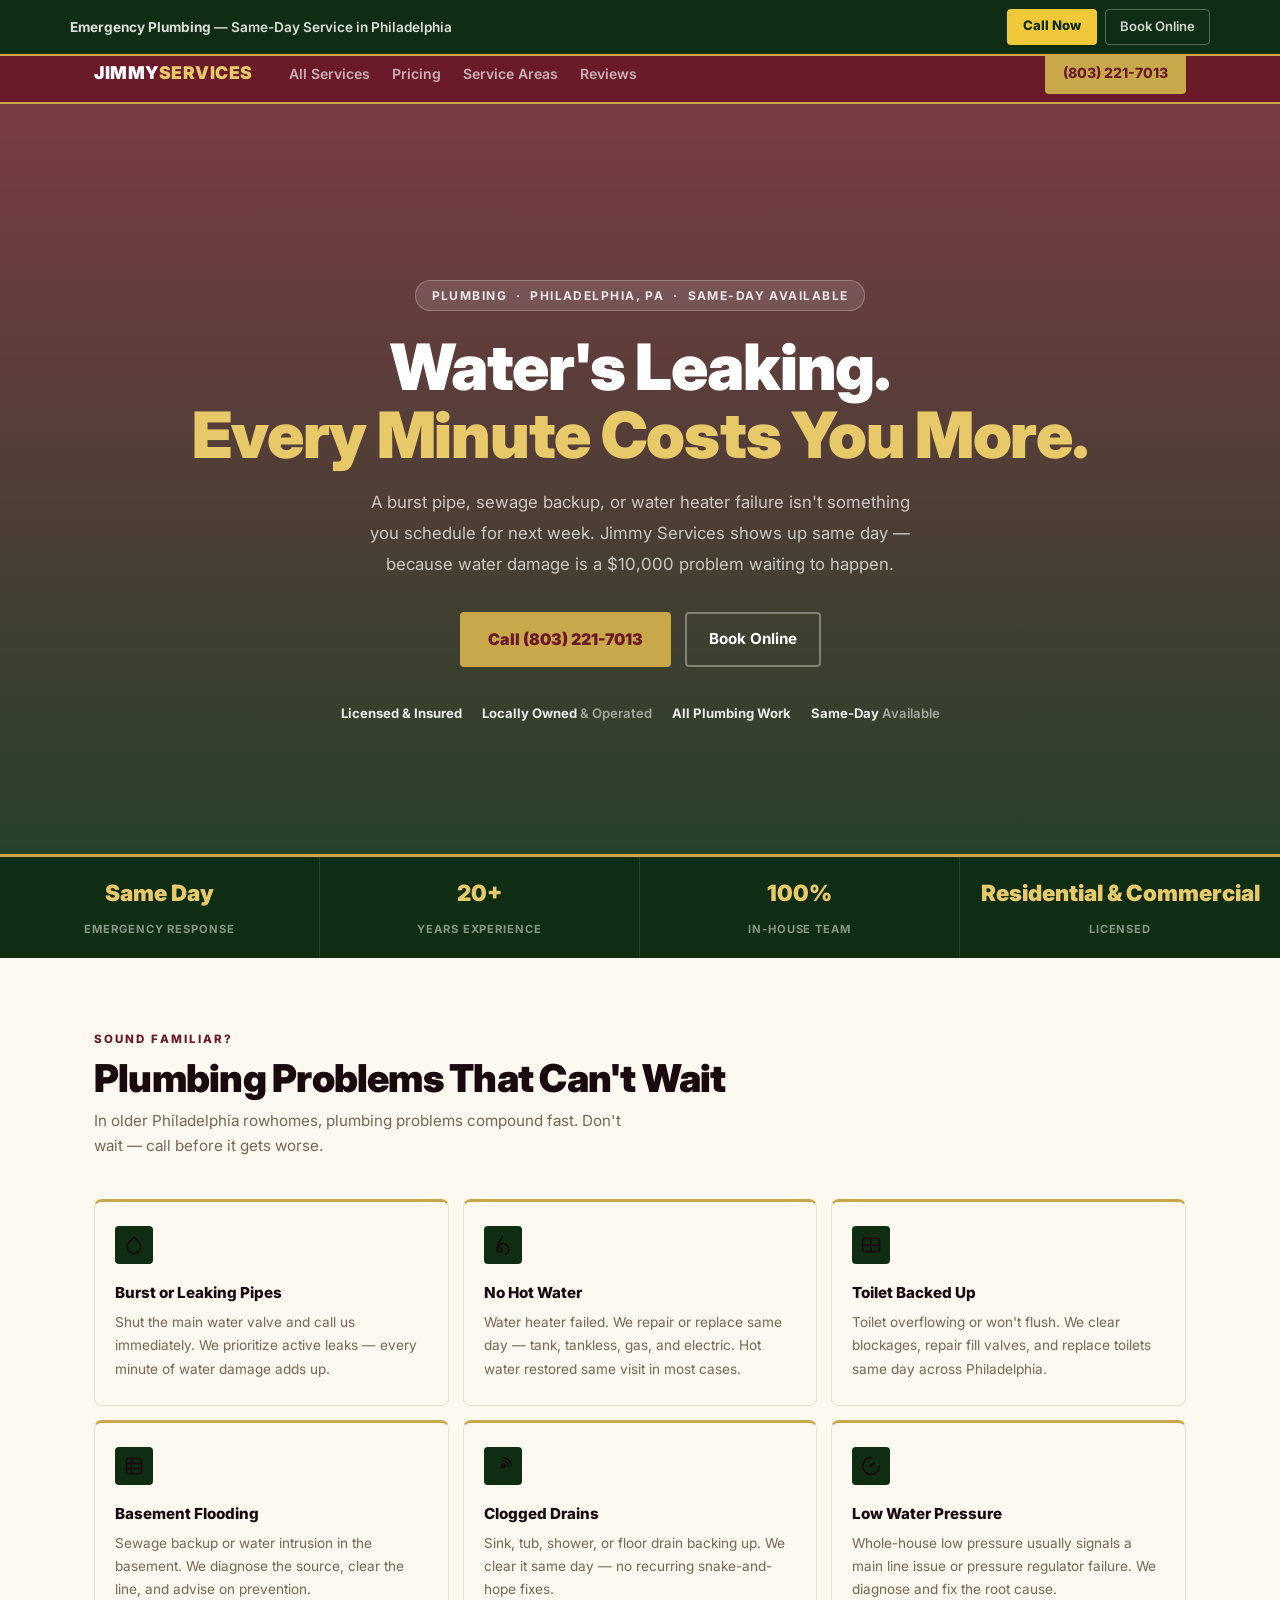
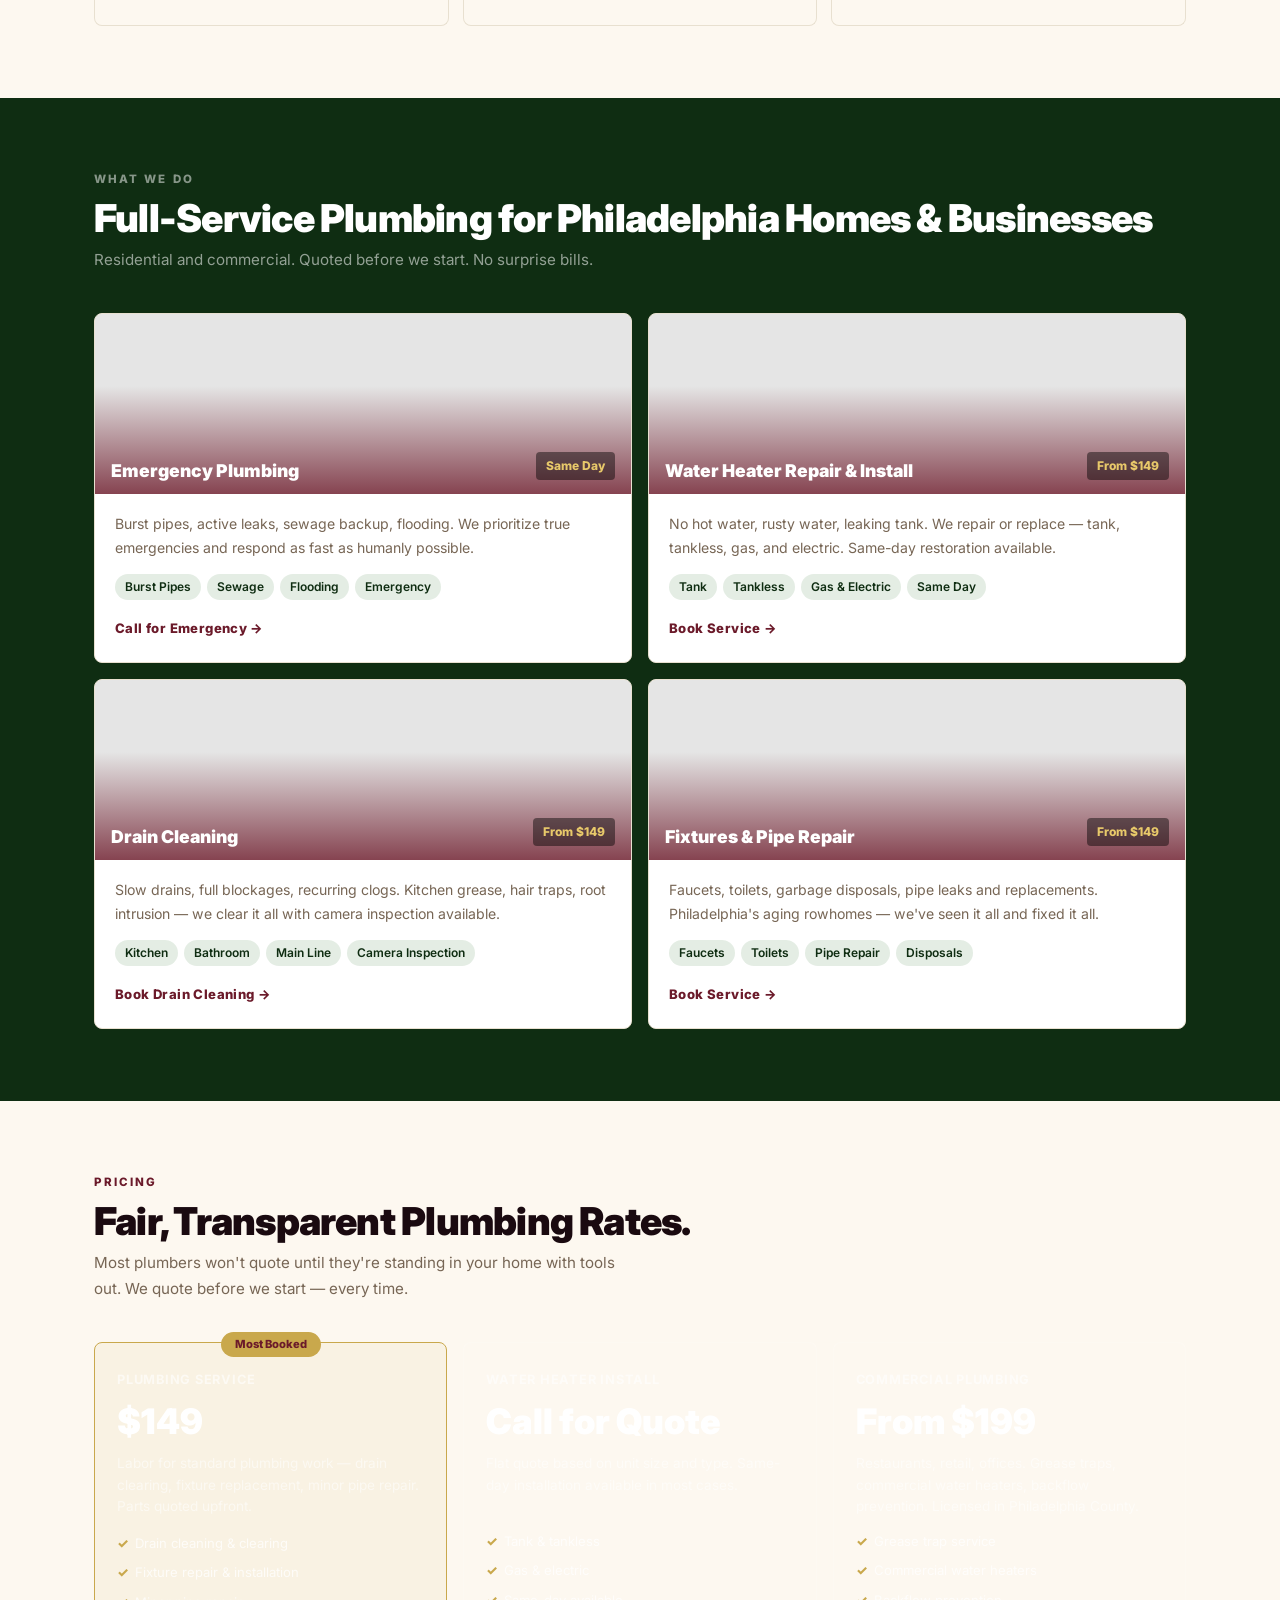
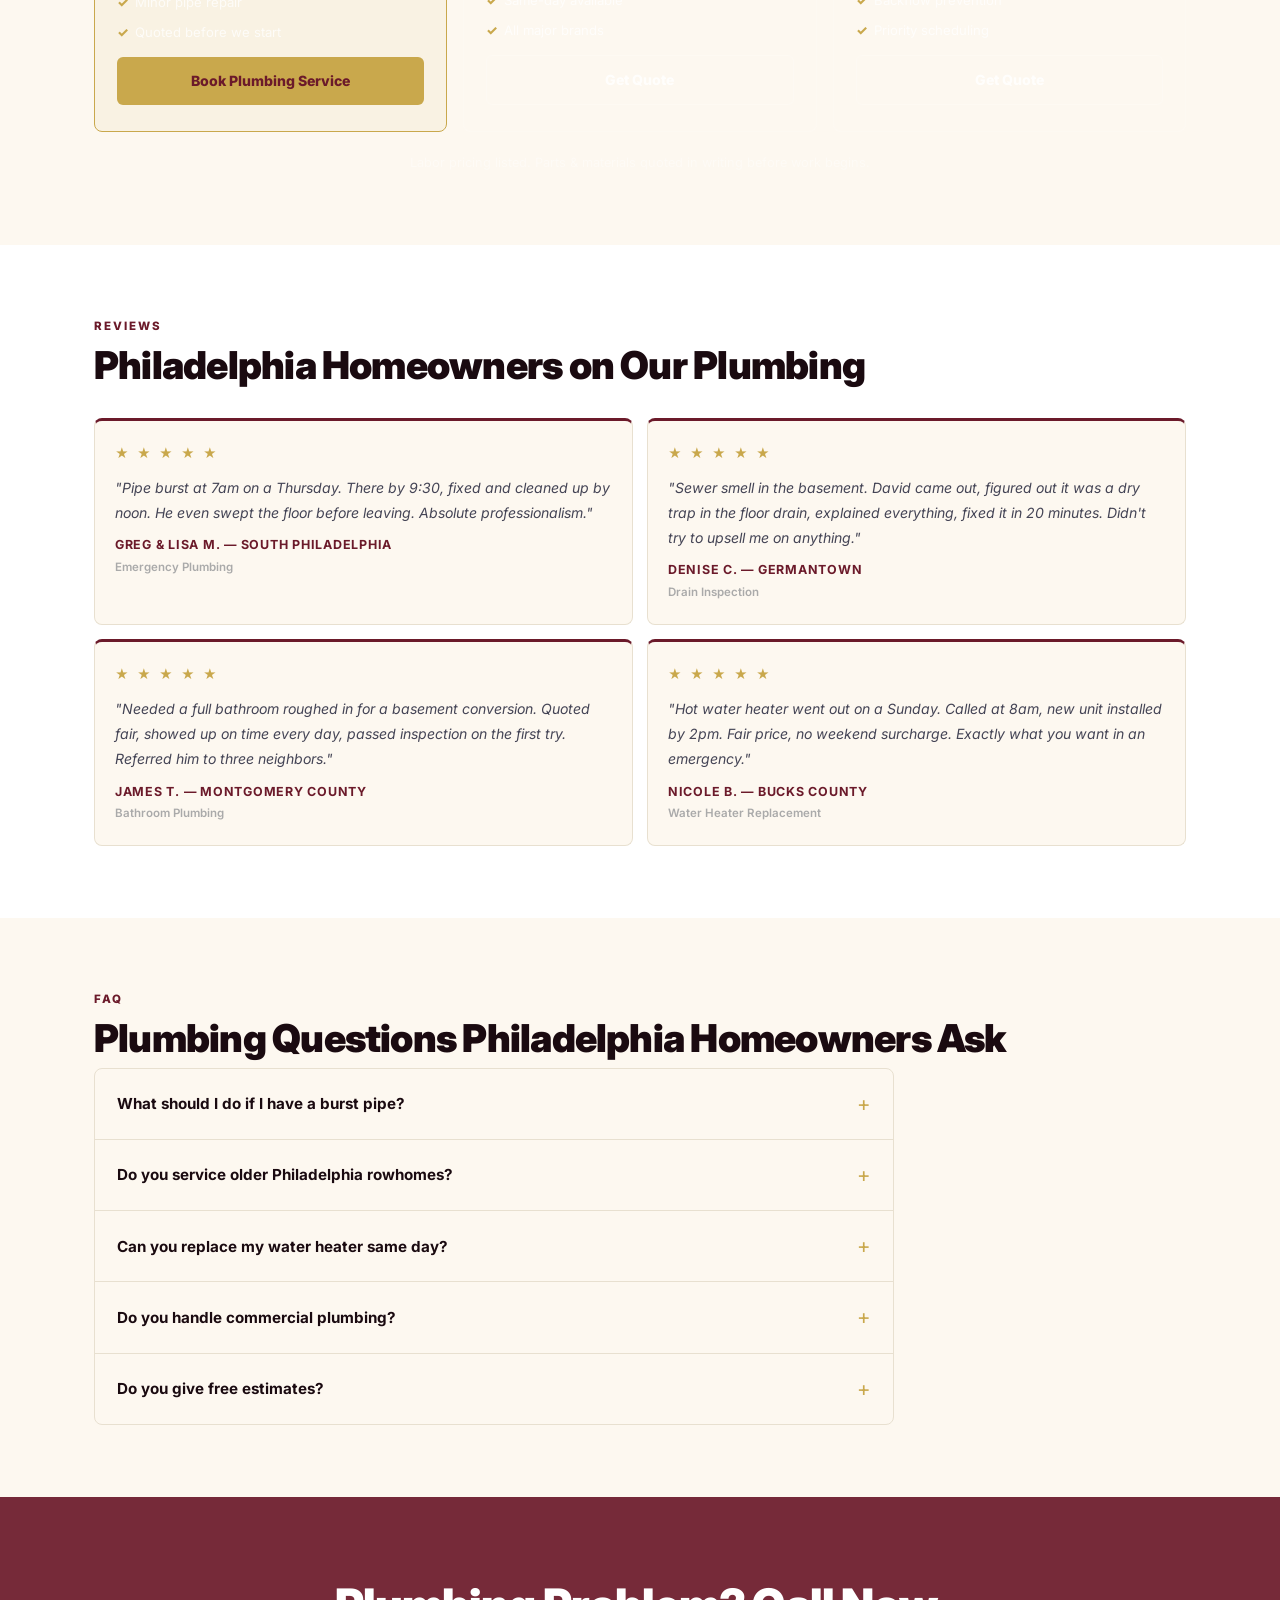
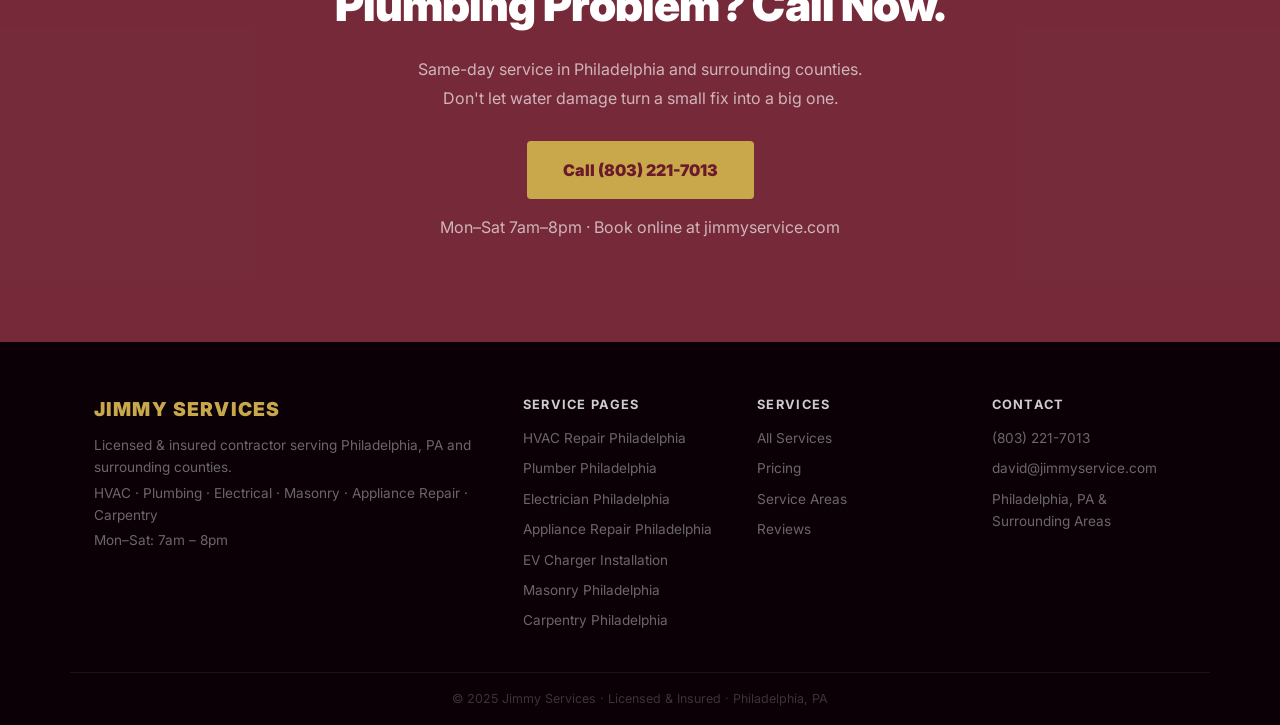
<file: plumber-philadelphia.html>
<!DOCTYPE html>
<html lang="en">
<head>
  <meta charset="UTF-8" />
  <meta name="viewport" content="width=device-width, initial-scale=1.0" />

  <!-- Google Analytics (GA4) -->
  <script async src="https://www.googletagmanager.com/gtag/js?id=G-YTEMLBG114"></script>
  <script>
    window.dataLayer = window.dataLayer || [];
    function gtag(){dataLayer.push(arguments);}
    gtag('js', new Date());
    gtag('config', 'G-YTEMLBG114');
  </script>

  <title>Plumber Philadelphia PA | Emergency Plumbing | Jimmy Services</title>
  <meta name="description" content="Burst pipe? Drain clogged? Water heater out? Jimmy Services handles emergency plumbing in Philadelphia PA. Same-day service. Licensed & insured. Call (803) 221-7013." />
  <meta name="keywords" content="plumber Philadelphia PA, emergency plumber Philadelphia, drain cleaning Philadelphia, water heater repair Philadelphia, burst pipe repair Philadelphia" />
  <meta name="robots" content="index, follow" />
  <meta name="google-site-verification" content="N_kxR-XTdTbGt_gOEmPHeKf9IIF_7tyPon5Lat2CoCs" />
  <link rel="canonical" href="https://jimmyservice.com/plumber-philadelphia.html" />

  <meta property="og:title" content="Plumber Philadelphia PA | Emergency Plumbing | Jimmy Services" />
  <meta property="og:description" content="Burst pipe? Drain clogged? Water heater out? Same-day emergency plumbing in Philadelphia PA. Licensed & insured. Call (803) 221-7013." />
  <meta property="og:type" content="website" />
  <meta property="og:url" content="https://jimmyservice.com/plumber-philadelphia.html" />
  <meta property="og:image" content="https://images.unsplash.com/photo-1558618666-fcd25c85cd64?w=1200&fit=crop&auto=format&q=80" />
  <meta property="og:locale" content="en_US" />

  <meta name="twitter:card" content="summary_large_image" />
  <meta name="twitter:title" content="Plumber Philadelphia PA | Jimmy Services" />
  <meta name="twitter:description" content="Same-day emergency plumbing in Philadelphia PA. Licensed & insured. Call (803) 221-7013." />

  <script type="application/ld+json">
  {
    "@context": "https://schema.org",
    "@type": "Service",
    "name": "Plumber Philadelphia PA",
    "provider": { "@type": "LocalBusiness", "name": "Jimmy Services", "telephone": "+18032217013", "address": { "@type": "PostalAddress", "addressLocality": "Philadelphia", "addressRegion": "PA" } },
    "areaServed": ["Philadelphia PA","Bucks County PA","Delaware County PA","Montgomery County PA","Cherry Hill NJ"],
    "hasOfferCatalog": {
      "@type": "OfferCatalog",
      "itemListElement": [
        { "@type": "Offer", "name": "Plumbing Service", "price": "149", "priceCurrency": "USD" }
      ]
    },
  }
  </script>
  <script type="application/ld+json">
  {
    "@context": "https://schema.org",
    "@type": "BreadcrumbList",
    "itemListElement": [
      { "@type": "ListItem", "position": 1, "name": "Home", "item": "https://jimmyservice.com/" },
      { "@type": "ListItem", "position": 2, "name": "Plumber Philadelphia", "item": "https://jimmyservice.com/plumber-philadelphia.html" }
    ]
  }
  </script>

  <link rel="preconnect" href="https://fonts.googleapis.com" />
  <link rel="preconnect" href="https://fonts.gstatic.com" crossorigin />
  <link rel="preconnect" href="https://images.unsplash.com" crossorigin />
  <link rel="preload" as="image" href="https://images.unsplash.com/photo-1558618666-fcd25c85cd64?w=1400&fit=crop&auto=format&q=80" fetchpriority="high" />
  <link href="https://fonts.googleapis.com/css2?family=Inter:wght@400;500;600;700;800;900&display=swap" rel="stylesheet" />
  <link rel="stylesheet" href="style.css" />
</head>
<body>

  <div class="sticky-bar">
    <div class="sticky-bar-inner">
      <span><strong>Emergency Plumbing</strong> — Same-Day Service in Philadelphia</span>
      <div class="sticky-bar-ctas">
        <a href="tel:+18032217013" class="sticky-call">Call Now</a>
        <a href="#book" class="sticky-book">Book Online</a>
      </div>
    </div>
  </div>

  <a href="tel:+18032217013" class="mobile-float-btn" aria-label="Call Jimmy Services">Call Now</a>

  <nav id="navbar">
    <div class="container nav-inner">
      <a href="index.html" class="logo">JIMMY<span>SERVICES</span></a>
      <ul class="nav-links">
        <li><a href="index.html#services">All Services</a></li>
        <li><a href="index.html#plans">Pricing</a></li>
        <li><a href="index.html#areas">Service Areas</a></li>
        <li><a href="index.html#reviews">Reviews</a></li>
      </ul>
      <a href="tel:+18032217013" class="btn-call-nav">(803) 221-7013</a>
      <button class="hamburger" id="hamburger">&#9776;</button>
    </div>
    <div class="mobile-menu" id="mobile-menu">
      <a href="index.html">Home</a>
      <a href="index.html#services" onclick="closeMobile()">All Services</a>
      <a href="#book" onclick="closeMobile()">Book Online</a>
      <a href="tel:+18032217013" class="mc-call">(803) 221-7013</a>
    </div>
  </nav>

  <section class="hero">
    <div class="hero-bg" style="background-image:url('https://images.unsplash.com/photo-1558618666-fcd25c85cd64?w=1400&fit=crop&auto=format&q=80')"></div>
    <div class="hero-overlay"></div>
    <div class="hero-content">
      <div class="hero-tag">Plumbing &nbsp;&middot;&nbsp; Philadelphia, PA &nbsp;&middot;&nbsp; Same-Day Available</div>
      <h1>Water's Leaking.<br/><em>Every Minute Costs You More.</em></h1>
      <p>A burst pipe, sewage backup, or water heater failure isn't something you schedule for next week. Jimmy Services shows up same day — because water damage is a $10,000 problem waiting to happen.</p>
      <div class="hero-ctas">
        <a href="tel:+18032217013" class="cta-primary">Call (803) 221-7013</a>
        <a href="#book" class="cta-secondary">Book Online</a>
      </div>
      <div class="hero-trust">
        <span><strong>Licensed &amp; Insured</strong></span>
        <span><strong>Locally Owned</strong> &amp; Operated</span>
        <span><strong>All Plumbing Work</strong></span>
        <span><strong>Same-Day</strong> Available</span>
      </div>
    </div>
  </section>

  <div class="stats-bar">
    <div class="stat-item"><strong>Same Day</strong><small>Emergency Response</small></div>
    <div class="stat-item"><strong>20+</strong><small>Years Experience</small></div>
    <div class="stat-item"><strong>100%</strong><small>In-House Team</small></div>
    <div class="stat-item"><strong>Residential &amp; Commercial</strong><small>Licensed</small></div>
  </div>

  <section class="section">
    <div class="container">
      <div class="section-kicker">Sound Familiar?</div>
      <h2 class="section-h2">Plumbing Problems That Can't Wait</h2>
      <p class="section-sub">In older Philadelphia rowhomes, plumbing problems compound fast. Don't wait — call before it gets worse.</p>
      <div class="why-grid">
        <div class="why-item">
          <div class="why-icon"><svg xmlns="http://www.w3.org/2000/svg" width="20" height="20" viewBox="0 0 24 24" fill="none" stroke="currentColor" stroke-width="2" stroke-linecap="round" stroke-linejoin="round"><path d="M12 2.69l5.66 5.66a8 8 0 1 1-11.31 0z"/></svg></div>
          <h3>Burst or Leaking Pipes</h3>
          <p>Shut the main water valve and call us immediately. We prioritize active leaks — every minute of water damage adds up.</p>
        </div>
        <div class="why-item">
          <div class="why-icon"><svg xmlns="http://www.w3.org/2000/svg" width="20" height="20" viewBox="0 0 24 24" fill="none" stroke="currentColor" stroke-width="2" stroke-linecap="round" stroke-linejoin="round"><path d="M8.5 14.5A2.5 2.5 0 0 0 11 17c0 1.5-1 3-3 3s-3-1.5-3-3a7 7 0 0 1 14 0c0 5-5 9-9 9"/><path d="M11.5 1C11.5 6 6 7.5 6 12"/></svg></div>
          <h3>No Hot Water</h3>
          <p>Water heater failed. We repair or replace same day — tank, tankless, gas, and electric. Hot water restored same visit in most cases.</p>
        </div>
        <div class="why-item">
          <div class="why-icon"><svg xmlns="http://www.w3.org/2000/svg" width="20" height="20" viewBox="0 0 24 24" fill="none" stroke="currentColor" stroke-width="2" stroke-linecap="round" stroke-linejoin="round"><rect x="2" y="4" width="20" height="16" rx="2"/><path d="M12 4v16M2 12h20"/></svg></div>
          <h3>Toilet Backed Up</h3>
          <p>Toilet overflowing or won't flush. We clear blockages, repair fill valves, and replace toilets same day across Philadelphia.</p>
        </div>
        <div class="why-item">
          <div class="why-icon"><svg xmlns="http://www.w3.org/2000/svg" width="20" height="20" viewBox="0 0 24 24" fill="none" stroke="currentColor" stroke-width="2" stroke-linecap="round" stroke-linejoin="round"><rect x="3" y="3" width="18" height="18" rx="1"/><line x1="9" y1="3" x2="9" y2="21"/><line x1="3" y1="9" x2="21" y2="9"/><line x1="3" y1="15" x2="21" y2="15"/></svg></div>
          <h3>Basement Flooding</h3>
          <p>Sewage backup or water intrusion in the basement. We diagnose the source, clear the line, and advise on prevention.</p>
        </div>
        <div class="why-item">
          <div class="why-icon"><svg xmlns="http://www.w3.org/2000/svg" width="20" height="20" viewBox="0 0 24 24" fill="none" stroke="currentColor" stroke-width="2" stroke-linecap="round" stroke-linejoin="round"><circle cx="12" cy="12" r="2"/><path d="M12 2a10 10 0 0 1 10 10M12 6a6 6 0 0 1 6 6M12 10a2 2 0 0 1 2 2"/></svg></div>
          <h3>Clogged Drains</h3>
          <p>Sink, tub, shower, or floor drain backing up. We clear it same day — no recurring snake-and-hope fixes.</p>
        </div>
        <div class="why-item">
          <div class="why-icon"><svg xmlns="http://www.w3.org/2000/svg" width="20" height="20" viewBox="0 0 24 24" fill="none" stroke="currentColor" stroke-width="2" stroke-linecap="round" stroke-linejoin="round"><path d="M12 2a10 10 0 1 0 10 10"/><path d="M12 12l4-4"/><circle cx="12" cy="12" r="1"/></svg></div>
          <h3>Low Water Pressure</h3>
          <p>Whole-house low pressure usually signals a main line issue or pressure regulator failure. We diagnose and fix the root cause.</p>
        </div>
      </div>
    </div>
  </section>

  <section class="section section-dark">
    <div class="container">
      <div class="section-kicker light">What We Do</div>
      <h2 class="section-h2 light">Full-Service Plumbing for Philadelphia Homes &amp; Businesses</h2>
      <p class="section-sub light">Residential and commercial. Quoted before we start. No surprise bills.</p>
      <div class="svc-grid">
        <div class="svc-card">
          <div class="svc-img" style="background-image:url('https://images.unsplash.com/photo-1558618666-fcd25c85cd64?w=800&fit=crop&auto=format&q=80')">
            <div class="svc-img-overlay"></div>
            <div class="svc-img-label">
              <h3>Emergency Plumbing</h3>
              <div class="svc-price-badge">Same Day</div>
            </div>
          </div>
          <div class="svc-body">
            <p>Burst pipes, active leaks, sewage backup, flooding. We prioritize true emergencies and respond as fast as humanly possible.</p>
            <div class="svc-tags">
              <span class="svc-tag">Burst Pipes</span><span class="svc-tag">Sewage</span><span class="svc-tag">Flooding</span><span class="svc-tag">Emergency</span>
            </div>
            <a href="tel:+18032217013" class="svc-link">Call for Emergency &rarr;</a>
          </div>
        </div>
        <div class="svc-card">
          <div class="svc-img" style="background-image:url('https://images.unsplash.com/photo-1585771724684-38269d6639fd?w=800&fit=crop&auto=format&q=80')">
            <div class="svc-img-overlay"></div>
            <div class="svc-img-label">
              <h3>Water Heater Repair &amp; Install</h3>
              <div class="svc-price-badge">From $149</div>
            </div>
          </div>
          <div class="svc-body">
            <p>No hot water, rusty water, leaking tank. We repair or replace — tank, tankless, gas, and electric. Same-day restoration available.</p>
            <div class="svc-tags">
              <span class="svc-tag">Tank</span><span class="svc-tag">Tankless</span><span class="svc-tag">Gas &amp; Electric</span><span class="svc-tag">Same Day</span>
            </div>
            <a href="https://buy.stripe.com/28EeVe1y62kU4s8duagIo05" class="svc-link">Book Service &rarr;</a>
          </div>
        </div>
        <div class="svc-card">
          <div class="svc-img" style="background-image:url('https://images.unsplash.com/photo-1504307651254-35680f356dfd?w=800&fit=crop&auto=format&q=80')">
            <div class="svc-img-overlay"></div>
            <div class="svc-img-label">
              <h3>Drain Cleaning</h3>
              <div class="svc-price-badge">From $149</div>
            </div>
          </div>
          <div class="svc-body">
            <p>Slow drains, full blockages, recurring clogs. Kitchen grease, hair traps, root intrusion — we clear it all with camera inspection available.</p>
            <div class="svc-tags">
              <span class="svc-tag">Kitchen</span><span class="svc-tag">Bathroom</span><span class="svc-tag">Main Line</span><span class="svc-tag">Camera Inspection</span>
            </div>
            <a href="https://buy.stripe.com/28EeVe1y62kU4s8duagIo05" class="svc-link">Book Drain Cleaning &rarr;</a>
          </div>
        </div>
        <div class="svc-card">
          <div class="svc-img" style="background-image:url('https://images.unsplash.com/photo-1621905251918-48416bd8575a?w=800&fit=crop&auto=format&q=80')">
            <div class="svc-img-overlay"></div>
            <div class="svc-img-label">
              <h3>Fixtures &amp; Pipe Repair</h3>
              <div class="svc-price-badge">From $149</div>
            </div>
          </div>
          <div class="svc-body">
            <p>Faucets, toilets, garbage disposals, pipe leaks and replacements. Philadelphia's aging rowhomes — we've seen it all and fixed it all.</p>
            <div class="svc-tags">
              <span class="svc-tag">Faucets</span><span class="svc-tag">Toilets</span><span class="svc-tag">Pipe Repair</span><span class="svc-tag">Disposals</span>
            </div>
            <a href="https://buy.stripe.com/28EeVe1y62kU4s8duagIo05" class="svc-link">Book Service &rarr;</a>
          </div>
        </div>
      </div>
    </div>
  </section>

  <section class="section" id="book">
    <div class="container">
      <div class="section-kicker">Pricing</div>
      <h2 class="section-h2">Fair, Transparent Plumbing Rates.</h2>
      <p class="section-sub">Most plumbers won't quote until they're standing in your home with tools out. We quote before we start — every time.</p>
      <div class="plans-grid">
        <div class="plan-card plan-featured">
          <div class="plan-badge">Most Booked</div>
          <div class="plan-name">Plumbing Service</div>
          <div class="plan-price">$149</div>
          <div class="plan-desc">Labor for standard plumbing work — drain clearing, fixture replacement, minor pipe repair. Parts quoted upfront.</div>
          <ul class="plan-features">
            <li>Drain cleaning &amp; clearing</li>
            <li>Fixture repair &amp; installation</li>
            <li>Minor pipe repair</li>
            <li>Quoted before we start</li>
          </ul>
          <a href="https://buy.stripe.com/28EeVe1y62kU4s8duagIo05" class="plan-btn">Book Plumbing Service</a>
        </div>
        <div class="plan-card">
          <div class="plan-name">Water Heater Install</div>
          <div class="plan-price">Call for Quote</div>
          <div class="plan-desc">Flat quote based on unit size and type. Same-day installation available in most cases.</div>
          <ul class="plan-features">
            <li>Tank &amp; tankless</li>
            <li>Gas &amp; electric</li>
            <li>Same-day available</li>
            <li>All major brands</li>
          </ul>
          <a href="tel:+18032217013" class="plan-btn plan-btn-outline">Get Quote</a>
        </div>
        <div class="plan-card">
          <div class="plan-name">Commercial Plumbing</div>
          <div class="plan-price">From $199</div>
          <div class="plan-desc">Restaurants, retail, offices. Grease traps, commercial water heaters, backflow prevention. Licensed in Philadelphia County.</div>
          <ul class="plan-features">
            <li>Grease trap service</li>
            <li>Commercial water heaters</li>
            <li>Backflow prevention</li>
            <li>Priority scheduling</li>
          </ul>
          <a href="tel:+18032217013" class="plan-btn plan-btn-outline">Get Quote</a>
        </div>
      </div>
      <p class="plans-note">Labor pricing listed. Parts &amp; materials quoted in writing before work begins.</p>
    </div>
  </section>

  <section class="section section-alt">
    <div class="container">
      <div class="section-kicker">Reviews</div>
      <h2 class="section-h2">Philadelphia Homeowners on Our Plumbing</h2>
      <div class="reviews-grid">
        <div class="review">
          <div class="review-stars">&#9733; &#9733; &#9733; &#9733; &#9733;</div>
          <p>"Pipe burst at 7am on a Thursday. There by 9:30, fixed and cleaned up by noon. He even swept the floor before leaving. Absolute professionalism."</p>
          <div class="review-by">Greg &amp; Lisa M. &mdash; South Philadelphia</div>
          <div class="review-service">Emergency Plumbing</div>
        </div>
        <div class="review">
          <div class="review-stars">&#9733; &#9733; &#9733; &#9733; &#9733;</div>
          <p>"Sewer smell in the basement. David came out, figured out it was a dry trap in the floor drain, explained everything, fixed it in 20 minutes. Didn't try to upsell me on anything."</p>
          <div class="review-by">Denise C. &mdash; Germantown</div>
          <div class="review-service">Drain Inspection</div>
        </div>
        <div class="review">
          <div class="review-stars">&#9733; &#9733; &#9733; &#9733; &#9733;</div>
          <p>"Needed a full bathroom roughed in for a basement conversion. Quoted fair, showed up on time every day, passed inspection on the first try. Referred him to three neighbors."</p>
          <div class="review-by">James T. &mdash; Montgomery County</div>
          <div class="review-service">Bathroom Plumbing</div>
        </div>
        <div class="review">
          <div class="review-stars">&#9733; &#9733; &#9733; &#9733; &#9733;</div>
          <p>"Hot water heater went out on a Sunday. Called at 8am, new unit installed by 2pm. Fair price, no weekend surcharge. Exactly what you want in an emergency."</p>
          <div class="review-by">Nicole B. &mdash; Bucks County</div>
          <div class="review-service">Water Heater Replacement</div>
        </div>
      </div>
    </div>
  </section>

  <section class="section">
    <div class="container">
      <div class="section-kicker">FAQ</div>
      <h2 class="section-h2">Plumbing Questions Philadelphia Homeowners Ask</h2>
      <div class="faq-list">
        <details class="faq-item"><summary>What should I do if I have a burst pipe?</summary><p>Turn off your main water shutoff valve immediately — usually in your basement or utility area. Then call us at (803) 221-7013. While you wait, mop up standing water if safe and move valuables away from the wet area.</p></details>
        <details class="faq-item"><summary>Do you service older Philadelphia rowhomes?</summary><p>Absolutely — most of our work is in older Philly housing stock. We're very familiar with galvanized pipes, cast iron drain lines, and older construction quirks. We know what to look for and how to fix it without tearing up your home unnecessarily.</p></details>
        <details class="faq-item"><summary>Can you replace my water heater same day?</summary><p>Often yes. We stock common tank water heater sizes on the van. Tankless units typically require a next-day scheduled install. Call and we'll tell you based on what we have available.</p></details>
        <details class="faq-item"><summary>Do you handle commercial plumbing?</summary><p>Yes. Licensed for commercial work in Philadelphia County. Grease traps, commercial water heaters, backflow prevention, floor drains, multi-unit residential buildings. Call for a quote.</p></details>
        <details class="faq-item"><summary>Do you give free estimates?</summary><p>For standard jobs, we can often give a phone estimate. For complex or emergency jobs, we charge a standard service call which is applied toward the repair if you proceed.</p></details>
      </div>
    </div>

    <script type="application/ld+json">
    {
      "@context": "https://schema.org",
      "@type": "FAQPage",
      "mainEntity": [
        {"@type":"Question","name":"What should I do if I have a burst pipe?","acceptedAnswer":{"@type":"Answer","text":"Turn off your main water shutoff valve immediately, then call us at (803) 221-7013."}},
        {"@type":"Question","name":"Do you service older Philadelphia rowhomes?","acceptedAnswer":{"@type":"Answer","text":"Yes, most of our work is in older Philly housing stock including galvanized pipes and cast iron drain lines."}},
        {"@type":"Question","name":"Can you replace my water heater same day?","acceptedAnswer":{"@type":"Answer","text":"Often yes for common tank sizes; tankless units typically require next-day scheduled install."}},
        {"@type":"Question","name":"Do you handle commercial plumbing?","acceptedAnswer":{"@type":"Answer","text":"Yes, licensed for commercial work including grease traps and backflow prevention in Philadelphia County."}}
      ]
    }
    </script>
  </section>

  <section class="bottom-cta">
    <div class="bottom-cta-bg"></div>
    <div class="bottom-cta-overlay"></div>
    <div class="container bottom-cta-content">
      <h2>Plumbing Problem? Call Now.</h2>
      <p>Same-day service in Philadelphia and surrounding counties.<br/>Don't let water damage turn a small fix into a big one.</p>
      <a href="tel:+18032217013" class="bottom-cta-btn">Call (803) 221-7013</a>
      <p class="bottom-cta-sub">Mon&ndash;Sat 7am&ndash;8pm &middot; Book online at jimmyservice.com</p>
    </div>
  </section>

  <footer class="footer">
    <div class="container footer-wrap">
      <div class="footer-brand">
        <div class="footer-logo">JIMMY SERVICES</div>
        <p>Licensed &amp; insured contractor serving Philadelphia, PA and surrounding counties.</p>
        <p>HVAC &middot; Plumbing &middot; Electrical &middot; Masonry &middot; Appliance Repair &middot; Carpentry</p>
        <p>Mon&ndash;Sat: 7am &ndash; 8pm</p>
      </div>
      <div class="footer-links">
        <strong>Service Pages</strong>
        <a href="hvac-repair-philadelphia.html">HVAC Repair Philadelphia</a>
        <a href="plumber-philadelphia.html">Plumber Philadelphia</a>
        <a href="electrician-philadelphia.html">Electrician Philadelphia</a>
        <a href="appliance-repair-philadelphia.html">Appliance Repair Philadelphia</a>
        <a href="ev-charger-philadelphia.html">EV Charger Installation</a>
        <a href="masonry-philadelphia.html">Masonry Philadelphia</a>
        <a href="carpentry-philadelphia.html">Carpentry Philadelphia</a>
      </div>
      <div class="footer-links">
        <strong>Services</strong>
        <a href="index.html#services">All Services</a>
        <a href="index.html#plans">Pricing</a>
        <a href="index.html#areas">Service Areas</a>
        <a href="index.html#reviews">Reviews</a>
      </div>
      <div class="footer-contact">
        <strong>Contact</strong>
        <a href="tel:+18032217013">(803) 221-7013</a>
        <a href="mailto:david@jimmyservice.com">david@jimmyservice.com</a>
        <p>Philadelphia, PA &amp; Surrounding Areas</p>
      </div>
    </div>
    <div class="footer-bottom">
      <div class="container">&copy; 2025 Jimmy Services &middot; Licensed &amp; Insured &middot; Philadelphia, PA</div>
    </div>
  </footer>
  <script src="script.js"></script>
</body>
</html>
</file>
<file: style.css>
*, *::before, *::after { box-sizing: border-box; margin: 0; padding: 0; }

:root {
  --burg: #6B1A2A;
  --burg2: #8B2335;
  --gold: #C9A84C;
  --gold2: #E8C96A;
  --green: #0F2D12;
  --yellow: #F0C93A;
  --cream: #FDF8F0;
  --offwhite: #FAF5EC;
  --border: #E8E0D0;
  --text: #1A0A10;
  --muted: #776655;
  --radius: 8px;
}

html { scroll-behavior: smooth; }
body { font-family: 'Inter', sans-serif; color: var(--text); background: var(--cream); line-height: 1.65; padding-top: 44px; }
.container { max-width: 1140px; margin: 0 auto; padding: 0 24px; }

/* STICKY BAR */
.sticky-bar { position: fixed; top: 0; left: 0; right: 0; z-index: 9999; background: var(--green); border-bottom: 2px solid var(--gold); padding: 9px 24px; }
.sticky-bar-inner { max-width: 1140px; margin: 0 auto; display: flex; align-items: center; justify-content: space-between; gap: 1rem; flex-wrap: wrap; }
.sticky-bar span { font-size: 0.85rem; color: rgba(255,255,255,0.85); font-weight: 600; }
.sticky-bar-ctas { display: flex; gap: 8px; }
.sticky-call { background: var(--yellow); color: var(--green); font-weight: 800; padding: 6px 16px; border-radius: 4px; text-decoration: none; font-size: 0.82rem; white-space: nowrap; }
.sticky-book { background: transparent; color: rgba(255,255,255,0.8); border: 1px solid rgba(255,255,255,0.3); font-weight: 600; padding: 6px 14px; border-radius: 4px; text-decoration: none; font-size: 0.82rem; white-space: nowrap; }

/* NAV */
#navbar { position: fixed; top: 44px; left: 0; right: 0; z-index: 100; background: var(--burg); border-bottom: 2px solid var(--gold); }
.nav-inner { display: flex; align-items: center; height: 58px; gap: 0; }
.logo { font-weight: 900; font-size: 1.1rem; color: #fff; text-decoration: none; letter-spacing: 0.03em; margin-right: 36px; white-space: nowrap; }
.logo span { color: var(--gold2); }
.nav-links { display: flex; gap: 22px; list-style: none; flex: 1; }
.nav-links a { color: rgba(255,255,255,0.65); text-decoration: none; font-size: 0.875rem; font-weight: 600; transition: color 0.2s; white-space: nowrap; }
.nav-links a:hover { color: var(--gold2); }
.btn-call-nav { background: var(--gold); color: var(--burg); padding: 9px 18px; border-radius: 4px; font-weight: 800; font-size: 0.88rem; text-decoration: none; white-space: nowrap; transition: background 0.2s; }
.btn-call-nav:hover { background: var(--gold2); }
.hamburger { display: none; background: none; border: none; color: #fff; font-size: 1.5rem; cursor: pointer; margin-left: 12px; }
.mobile-menu { display: none; flex-direction: column; background: var(--burg); border-top: 1px solid rgba(255,255,255,0.1); padding: 12px 24px 20px; }
.mobile-menu.open { display: flex; }
.mobile-menu a { color: rgba(255,255,255,0.8); text-decoration: none; font-weight: 600; padding: 11px 0; border-bottom: 1px solid rgba(255,255,255,0.1); }
.mc-call { color: var(--gold2) !important; border-bottom: none !important; font-size: 1.05rem; }

/* HERO */
.hero { position: relative; min-height: 90vh; display: flex; flex-direction: column; justify-content: center; padding-top: 102px; }
.hero-bg { position: absolute; inset: 0; background-image: url('https://images.unsplash.com/photo-1504307651254-35680f356dfd?w=1400&fit=crop&auto=format&q=80'); background-size: cover; background-position: center; }
.hero-overlay { position: absolute; inset: 0; background: linear-gradient(to bottom, rgba(107,26,42,0.85) 0%, rgba(15,45,18,0.90) 100%); }
.hero-content { position: relative; z-index: 1; padding: 60px 24px 56px; max-width: 1140px; margin: 0 auto; width: 100%; text-align: center; }
.hero-tag { display: inline-block; background: rgba(255,255,255,0.12); border: 1px solid rgba(255,255,255,0.25); color: rgba(255,255,255,0.85); font-size: 0.75rem; font-weight: 700; letter-spacing: 0.12em; text-transform: uppercase; padding: 5px 16px; border-radius: 99px; margin-bottom: 22px; }
.hero-content h1 { font-size: clamp(2.4rem, 5vw, 4rem); font-weight: 900; color: #fff; line-height: 1.06; letter-spacing: -0.02em; margin-bottom: 18px; }
.hero-content h1 em { color: var(--gold2); font-style: normal; }
.hero-content p { font-size: 1.05rem; color: rgba(255,255,255,0.72); line-height: 1.85; margin-bottom: 32px; max-width: 560px; margin-left: auto; margin-right: auto; }
.hero-ctas { display: flex; gap: 14px; justify-content: center; flex-wrap: wrap; margin-bottom: 36px; }
.cta-primary { background: var(--gold); color: var(--burg); font-weight: 900; font-size: 1rem; padding: 14px 28px; border-radius: 4px; text-decoration: none; transition: background 0.2s; }
.cta-primary:hover { background: var(--gold2); }
.cta-secondary { border: 2px solid rgba(255,255,255,0.35); color: #fff; font-weight: 700; font-size: 0.95rem; padding: 12px 22px; border-radius: 4px; text-decoration: none; transition: border-color 0.2s; }
.cta-secondary:hover { border-color: var(--gold); color: var(--gold); }
.hero-trust { display: flex; gap: 20px; justify-content: center; flex-wrap: wrap; }
.hero-trust span { font-size: 0.82rem; color: rgba(255,255,255,0.55); font-weight: 600; }
.hero-trust strong { color: rgba(255,255,255,0.9); }

/* STATS BAR */
.stats-bar { display: grid; grid-template-columns: repeat(4, 1fr); background: var(--green); border-top: 3px solid var(--gold); }
.stat-item { padding: 18px 12px; text-align: center; border-right: 1px solid rgba(255,255,255,0.1); }
.stat-item:last-child { border: none; }
.stat-item strong { display: block; font-size: 1.4rem; font-weight: 900; color: var(--gold2); margin-bottom: 2px; }
.stat-item small { font-size: 0.7rem; color: rgba(255,255,255,0.5); font-weight: 700; letter-spacing: 0.08em; text-transform: uppercase; }

/* SECTION BASICS */
.section { padding: 72px 0; }
.section-alt { background: #fff; }
.section-dark { background: var(--green); }
.section-burg { background: var(--burg); }
.section-kicker { font-size: 0.72rem; font-weight: 800; letter-spacing: 0.18em; text-transform: uppercase; color: var(--burg); margin-bottom: 8px; }
.section-kicker.light { color: rgba(255,255,255,0.5); }
.section-h2 { font-size: clamp(1.7rem, 3vw, 2.4rem); font-weight: 900; letter-spacing: -0.02em; margin-bottom: 8px; line-height: 1.1; color: var(--text); }
.section-h2.light { color: #fff; }
.section-sub { color: var(--muted); font-size: 0.95rem; max-width: 540px; margin-bottom: 40px; line-height: 1.7; }
.section-sub.light { color: rgba(255,255,255,0.55); }

/* SERVICE CARDS with images */
.svc-grid { display: grid; grid-template-columns: repeat(2, 1fr); gap: 16px; }
.svc-card { background: #fff; border: 1px solid var(--border); border-radius: var(--radius); overflow: hidden; }
.svc-img { height: 180px; background-size: cover; background-position: center; position: relative; }
.svc-img-overlay { position: absolute; inset: 0; background: linear-gradient(to top, rgba(107,26,42,0.82) 0%, rgba(0,0,0,0.1) 60%); }
.svc-img-label { position: absolute; bottom: 14px; left: 16px; right: 16px; display: flex; align-items: flex-end; justify-content: space-between; gap: 10px; }
.svc-img-label h3 { font-size: 1.1rem; font-weight: 900; color: #fff; line-height: 1.1; }
.svc-price-badge { font-size: 0.75rem; font-weight: 800; color: var(--gold2); background: rgba(0,0,0,0.45); padding: 4px 10px; border-radius: 4px; white-space: nowrap; flex-shrink: 0; }
.svc-body { padding: 18px 20px 22px; }
.svc-body p { font-size: 0.88rem; color: var(--muted); line-height: 1.7; margin-bottom: 14px; }
.svc-tags { display: flex; flex-wrap: wrap; gap: 6px; margin-bottom: 14px; }
.svc-tag { font-size: 0.75rem; font-weight: 600; color: var(--green); background: #E4EDE4; padding: 3px 10px; border-radius: 99px; }
.svc-link { font-size: 0.82rem; font-weight: 800; color: var(--burg); letter-spacing: 0.03em; text-decoration: none; }
.svc-link:hover { color: var(--burg2); }

/* PLANS / PRICING */
.plans-tabs { display: flex; gap: 0; margin-bottom: 36px; border: 1px solid rgba(255,255,255,0.15); border-radius: 6px; overflow: hidden; width: fit-content; }
.tab-btn { background: rgba(255,255,255,0.05); color: rgba(255,255,255,0.6); border: none; padding: 11px 28px; font-size: 0.9rem; font-weight: 700; cursor: pointer; font-family: inherit; transition: background 0.2s, color 0.2s; }
.tab-btn.active { background: var(--gold); color: var(--burg); }
.plans-grid { display: grid; grid-template-columns: repeat(3, 1fr); gap: 16px; }
.plan-card { background: rgba(255,255,255,0.06); border: 1px solid rgba(255,255,255,0.1); border-radius: var(--radius); padding: 26px 22px; display: flex; flex-direction: column; gap: 14px; position: relative; transition: transform 0.2s; }
.plan-card:hover { transform: translateY(-2px); }
.plan-card.plan-featured { border-color: var(--gold); background: rgba(201,168,76,0.08); }
.plan-badge { position: absolute; top: -11px; left: 50%; transform: translateX(-50%); background: var(--gold); color: var(--burg); font-size: 0.7rem; font-weight: 800; padding: 3px 14px; border-radius: 99px; white-space: nowrap; }
.plan-name { color: rgba(255,255,255,0.6); font-size: 0.8rem; font-weight: 700; text-transform: uppercase; letter-spacing: 0.06em; }
.plan-price { color: #fff; font-size: 2.2rem; font-weight: 900; line-height: 1; }
.plan-price span { font-size: 0.95rem; color: rgba(255,255,255,0.5); font-weight: 500; }
.plan-desc { color: rgba(255,255,255,0.55); font-size: 0.85rem; line-height: 1.55; flex: 1; }
.plan-features { list-style: none; display: flex; flex-direction: column; gap: 8px; }
.plan-features li { font-size: 0.82rem; color: rgba(255,255,255,0.75); padding-left: 18px; position: relative; }
.plan-features li::before { content: '✓'; position: absolute; left: 0; color: var(--gold); font-weight: 800; }
.plan-btn { display: block; text-align: center; background: var(--gold); color: var(--burg); padding: 12px; border-radius: 6px; font-weight: 800; font-size: 0.88rem; text-decoration: none; transition: background 0.2s; }
.plan-btn:hover { background: var(--gold2); }
.plan-btn-outline { background: transparent; border: 1.5px solid rgba(255,255,255,0.2); color: rgba(255,255,255,0.8); }
.plan-btn-outline:hover { border-color: var(--gold); color: var(--gold); background: transparent; }
.plans-note { color: rgba(255,255,255,0.4); font-size: 0.8rem; text-align: center; margin-top: 20px; }

/* WHY US */
.why-grid { display: grid; grid-template-columns: repeat(3, 1fr); gap: 14px; margin-top: 32px; }
.why-item { background: var(--cream); border: 1px solid var(--border); border-radius: var(--radius); padding: 24px 20px; border-top: 3px solid var(--gold); }
.why-icon { width: 38px; height: 38px; background: var(--green); border-radius: 4px; display: flex; align-items: center; justify-content: center; margin-bottom: 16px; }
.why-icon i { color: var(--gold2); font-size: 18px; }
.why-item h3 { font-size: 0.95rem; font-weight: 800; color: var(--text); margin-bottom: 6px; }
.why-item p { font-size: 0.85rem; color: var(--muted); line-height: 1.7; }

/* AREAS */
.areas-section { position: relative; padding: 64px 0; overflow: hidden; }
.areas-bg { position: absolute; inset: 0; background-image: url('https://images.unsplash.com/photo-1569761316261-9a8696fa2ca3?w=1400&fit=crop&auto=format&q=80'); background-size: cover; background-position: center; }
.areas-overlay { position: absolute; inset: 0; background: rgba(15,45,18,0.9); }
.areas-content { position: relative; z-index: 1; text-align: center; }
.areas-grid { display: flex; flex-wrap: wrap; gap: 10px; justify-content: center; margin-top: 24px; }
.area-tag { background: rgba(255,255,255,0.1); border: 1px solid rgba(255,255,255,0.2); color: rgba(255,255,255,0.85); font-size: 0.85rem; font-weight: 700; padding: 8px 18px; border-radius: 99px; transition: background 0.2s; }
.area-tag:hover { background: rgba(255,255,255,0.18); }
.areas-note { margin-top: 24px; font-size: 0.88rem; color: rgba(255,255,255,0.45); }
.areas-note a { color: var(--gold2); font-weight: 700; text-decoration: none; }

/* REVIEWS */
.reviews-grid { display: grid; grid-template-columns: repeat(2, 1fr); gap: 14px; margin-top: 32px; }
.review { background: var(--cream); border: 1px solid var(--border); border-radius: var(--radius); padding: 22px 20px; border-top: 3px solid var(--burg); }
.review-stars { color: var(--gold); font-size: 0.82rem; letter-spacing: 2px; margin-bottom: 10px; }
.review p { font-size: 0.88rem; color: #445; line-height: 1.8; margin-bottom: 10px; font-style: italic; }
.review-by { font-size: 0.78rem; color: var(--burg); font-weight: 700; letter-spacing: 0.06em; text-transform: uppercase; }
.review-service { font-size: 0.72rem; color: #aaa; font-weight: 600; margin-top: 2px; }

/* SCHEDULE */
.schedule-wrap { display: grid; grid-template-columns: 380px 1fr; gap: 56px; align-items: start; }
.sch-left { display: flex; flex-direction: column; gap: 20px; }
.sch-sub { color: rgba(255,255,255,0.55); font-size: 0.92rem; line-height: 1.7; }
.sch-call { display: flex; align-items: center; gap: 14px; border: 2px solid var(--gold); border-radius: 6px; padding: 16px 20px; color: #fff; text-decoration: none; transition: background 0.2s; }
.sch-call:hover { background: rgba(201,168,76,0.1); }
.sch-call i { color: var(--gold); font-size: 24px; }
.sch-call strong { display: block; font-size: 1.15rem; font-weight: 900; color: #fff; }
.sch-call small { color: rgba(255,255,255,0.5); font-size: 0.8rem; }
.sch-email { color: rgba(255,255,255,0.5); text-decoration: none; font-size: 0.88rem; font-weight: 600; transition: color 0.2s; }
.sch-email:hover { color: var(--gold); }
.sch-right { background: rgba(255,255,255,0.05); border: 1px solid rgba(255,255,255,0.1); border-radius: var(--radius); padding: 32px; }
.sch-note { color: rgba(255,255,255,0.4); font-size: 0.78rem; text-align: center; margin-top: 12px; }
.sch-note a { color: var(--gold); font-weight: 700; }

/* FAQ */
.faq-list { display: flex; flex-direction: column; gap: 0; border: 1px solid var(--border); border-radius: var(--radius); overflow: hidden; max-width: 800px; }
.faq-item { border-bottom: 1px solid var(--border); }
.faq-item:last-child { border-bottom: none; }
.faq-item summary { padding: 18px 22px; font-weight: 700; font-size: 0.95rem; cursor: pointer; list-style: none; display: flex; justify-content: space-between; align-items: center; transition: background 0.15s; color: var(--text); }
.faq-item summary:hover { background: var(--offwhite); }
.faq-item summary::after { content: '+'; font-size: 1.3rem; font-weight: 400; color: var(--gold); flex-shrink: 0; margin-left: 12px; }
.faq-item[open] summary::after { content: '−'; }
.faq-item p { padding: 0 22px 20px; color: var(--muted); font-size: 0.9rem; line-height: 1.7; }

/* BOTTOM CTA */
.bottom-cta { position: relative; padding: 72px 0; overflow: hidden; text-align: center; }
.bottom-cta-bg { position: absolute; inset: 0; background-image: url('https://images.unsplash.com/photo-1621905251918-48416bd8575a?w=1400&fit=crop&auto=format&q=80'); background-size: cover; background-position: center; }
.bottom-cta-overlay { position: absolute; inset: 0; background: rgba(107,26,42,0.92); }
.bottom-cta-content { position: relative; z-index: 1; }
.bottom-cta h2 { font-size: clamp(1.8rem, 3.5vw, 2.8rem); font-weight: 900; color: #fff; margin-bottom: 12px; letter-spacing: -0.02em; }
.bottom-cta p { font-size: 1rem; color: rgba(255,255,255,0.65); margin-bottom: 28px; line-height: 1.8; }
.bottom-cta-btn { background: var(--gold); color: var(--burg); font-weight: 900; font-size: 1rem; padding: 16px 36px; border-radius: 4px; display: inline-block; text-decoration: none; transition: background 0.2s; }
.bottom-cta-btn:hover { background: var(--gold2); }
.bottom-cta-sub { font-size: 0.8rem; color: rgba(255,255,255,0.35); margin-top: 14px; }

/* FOOTER */
.footer { background: #0A0005; padding: 52px 0 0; }
.footer-wrap { display: grid; grid-template-columns: 2fr 1fr 1fr 1fr; gap: 40px; padding-bottom: 40px; border-bottom: 1px solid rgba(255,255,255,0.08); }
.footer-logo { font-size: 1.2rem; font-weight: 900; color: var(--gold); letter-spacing: 0.06em; margin-bottom: 10px; }
.footer-brand p { color: rgba(255,255,255,0.4); font-size: 0.85rem; margin-bottom: 4px; line-height: 1.6; }
.footer-links, .footer-contact { display: flex; flex-direction: column; gap: 8px; }
.footer-links strong, .footer-contact strong { color: rgba(255,255,255,0.8); font-size: 0.8rem; text-transform: uppercase; letter-spacing: 0.1em; margin-bottom: 4px; }
.footer-links a, .footer-contact a { color: rgba(255,255,255,0.4); text-decoration: none; font-size: 0.85rem; transition: color 0.2s; }
.footer-links a:hover, .footer-contact a:hover { color: var(--gold); }
.footer-contact p { color: rgba(255,255,255,0.4); font-size: 0.85rem; }
.footer-bottom { text-align: center; padding: 16px 0; color: rgba(255,255,255,0.2); font-size: 0.78rem; }

/* MOBILE FLOAT */
.mobile-float-btn { display: none; position: fixed; bottom: 24px; right: 24px; z-index: 9998; background: var(--gold); color: var(--burg); font-weight: 800; padding: 14px 22px; border-radius: 50px; text-decoration: none; font-size: 1rem; box-shadow: 0 4px 20px rgba(0,0,0,0.3); align-items: center; gap: 8px; }

/* URGENCY POPUP */
.urgency-popup { display: none; position: fixed; bottom: 24px; left: 24px; z-index: 9997; background: #fff; border-radius: 12px; box-shadow: 0 8px 32px rgba(0,0,0,0.18); padding: 1.25rem 1.5rem; max-width: 300px; border-left: 4px solid var(--gold); }
.urgency-popup.show { display: block; animation: slideUp 0.4s ease; }
@keyframes slideUp { from { opacity: 0; transform: translateY(20px); } to { opacity: 1; transform: translateY(0); } }
.urgency-popup-close { position: absolute; top: 10px; right: 12px; background: none; border: none; font-size: 1.1rem; cursor: pointer; color: #aaa; }
.urgency-popup h4 { font-size: 0.95rem; font-weight: 800; margin-bottom: 0.4rem; color: var(--text); }
.urgency-popup p { font-size: 0.82rem; color: #555; margin-bottom: 1rem; line-height: 1.5; }
.urgency-popup a { display: block; text-align: center; background: var(--gold); color: var(--burg); font-weight: 700; padding: 10px; border-radius: 6px; text-decoration: none; font-size: 0.88rem; }

/* RESPONSIVE */
@media (max-width: 1024px) {
  .plans-grid { grid-template-columns: repeat(2, 1fr); }
  .footer-wrap { grid-template-columns: 1fr 1fr; }
  .footer-brand { grid-column: 1 / -1; }
  .schedule-wrap { grid-template-columns: 1fr; }
}
@media (max-width: 768px) {
  .nav-links { display: none; }
  .btn-call-nav { display: none; }
  .hamburger { display: block; }
  .svc-grid { grid-template-columns: 1fr; }
  .why-grid { grid-template-columns: 1fr; }
  .reviews-grid { grid-template-columns: 1fr; }
  .stats-bar { grid-template-columns: repeat(2, 1fr); }
  .plans-grid { grid-template-columns: 1fr; max-width: 420px; }
  .mobile-float-btn { display: flex; }
  .sticky-book { display: none; }
}
@media (max-width: 480px) {
  .footer-wrap { grid-template-columns: 1fr; }
  .hero-trust { gap: 12px; }
}
</file>
